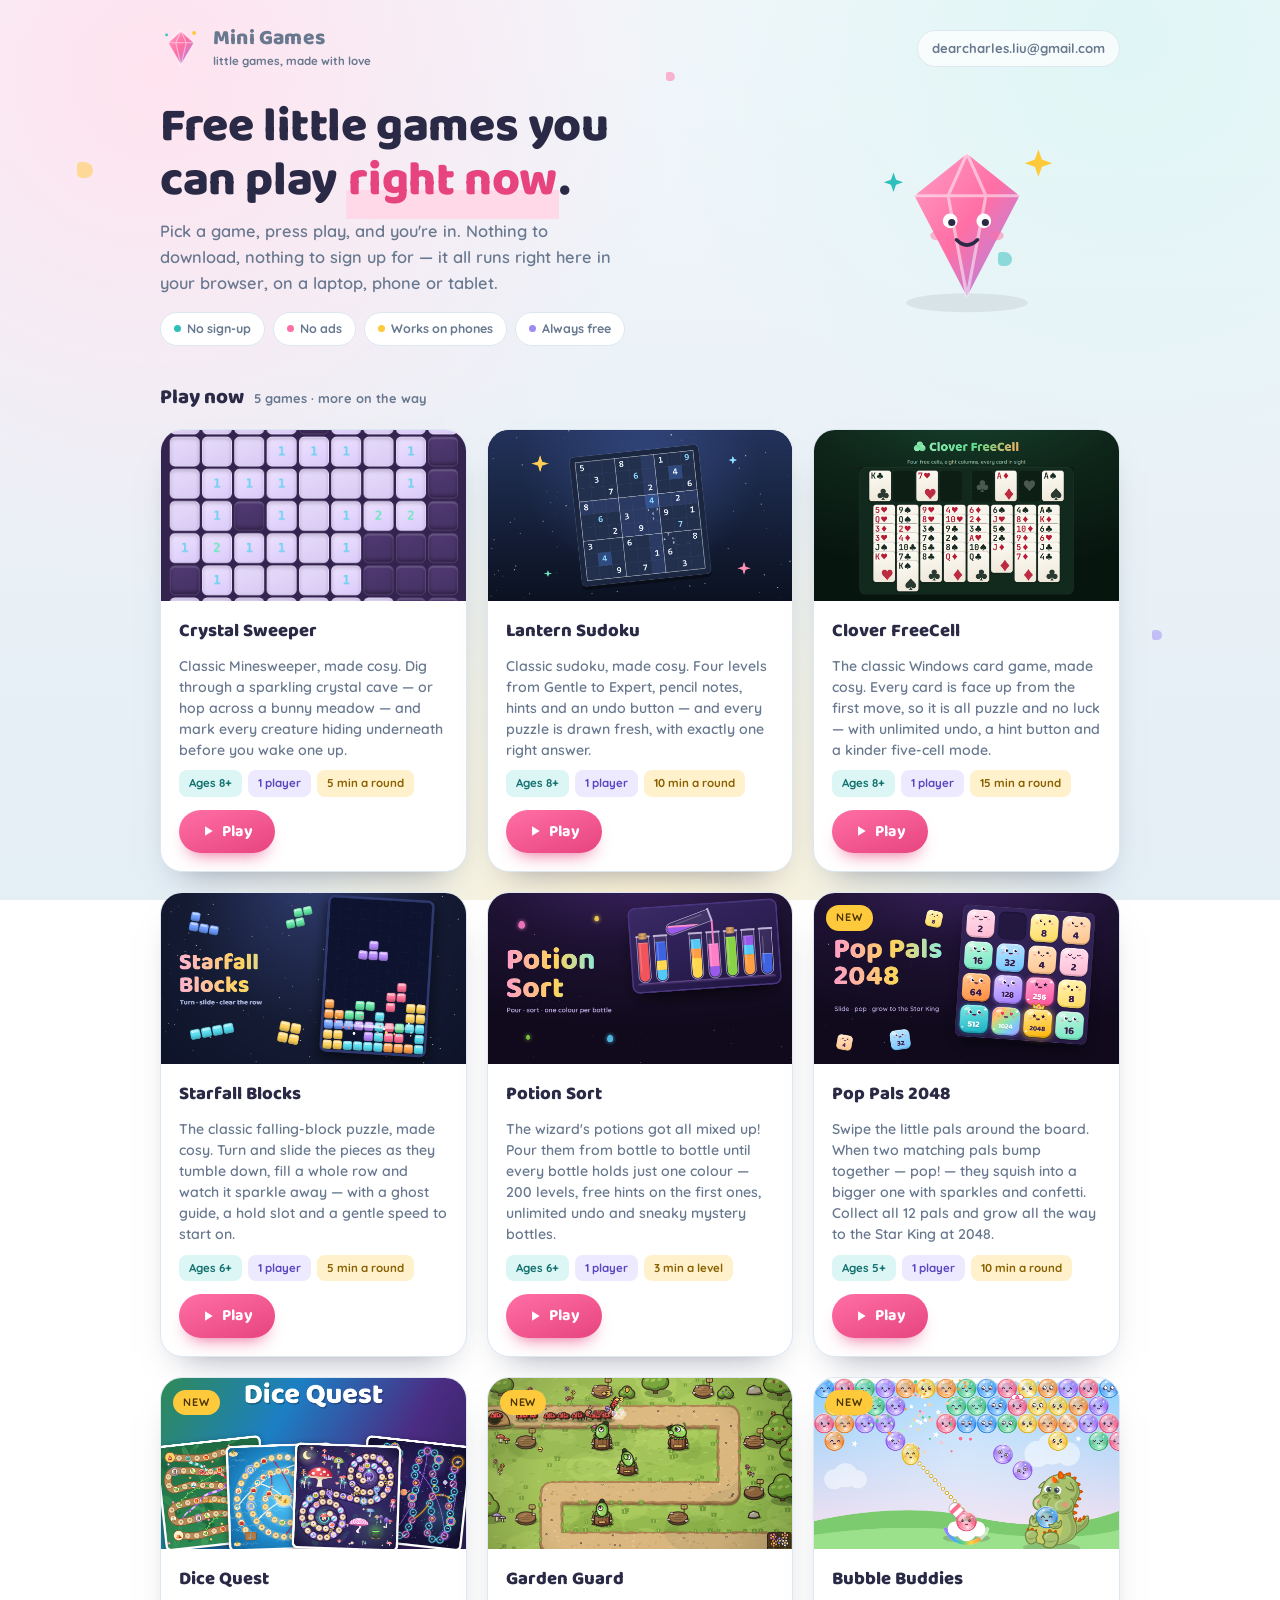
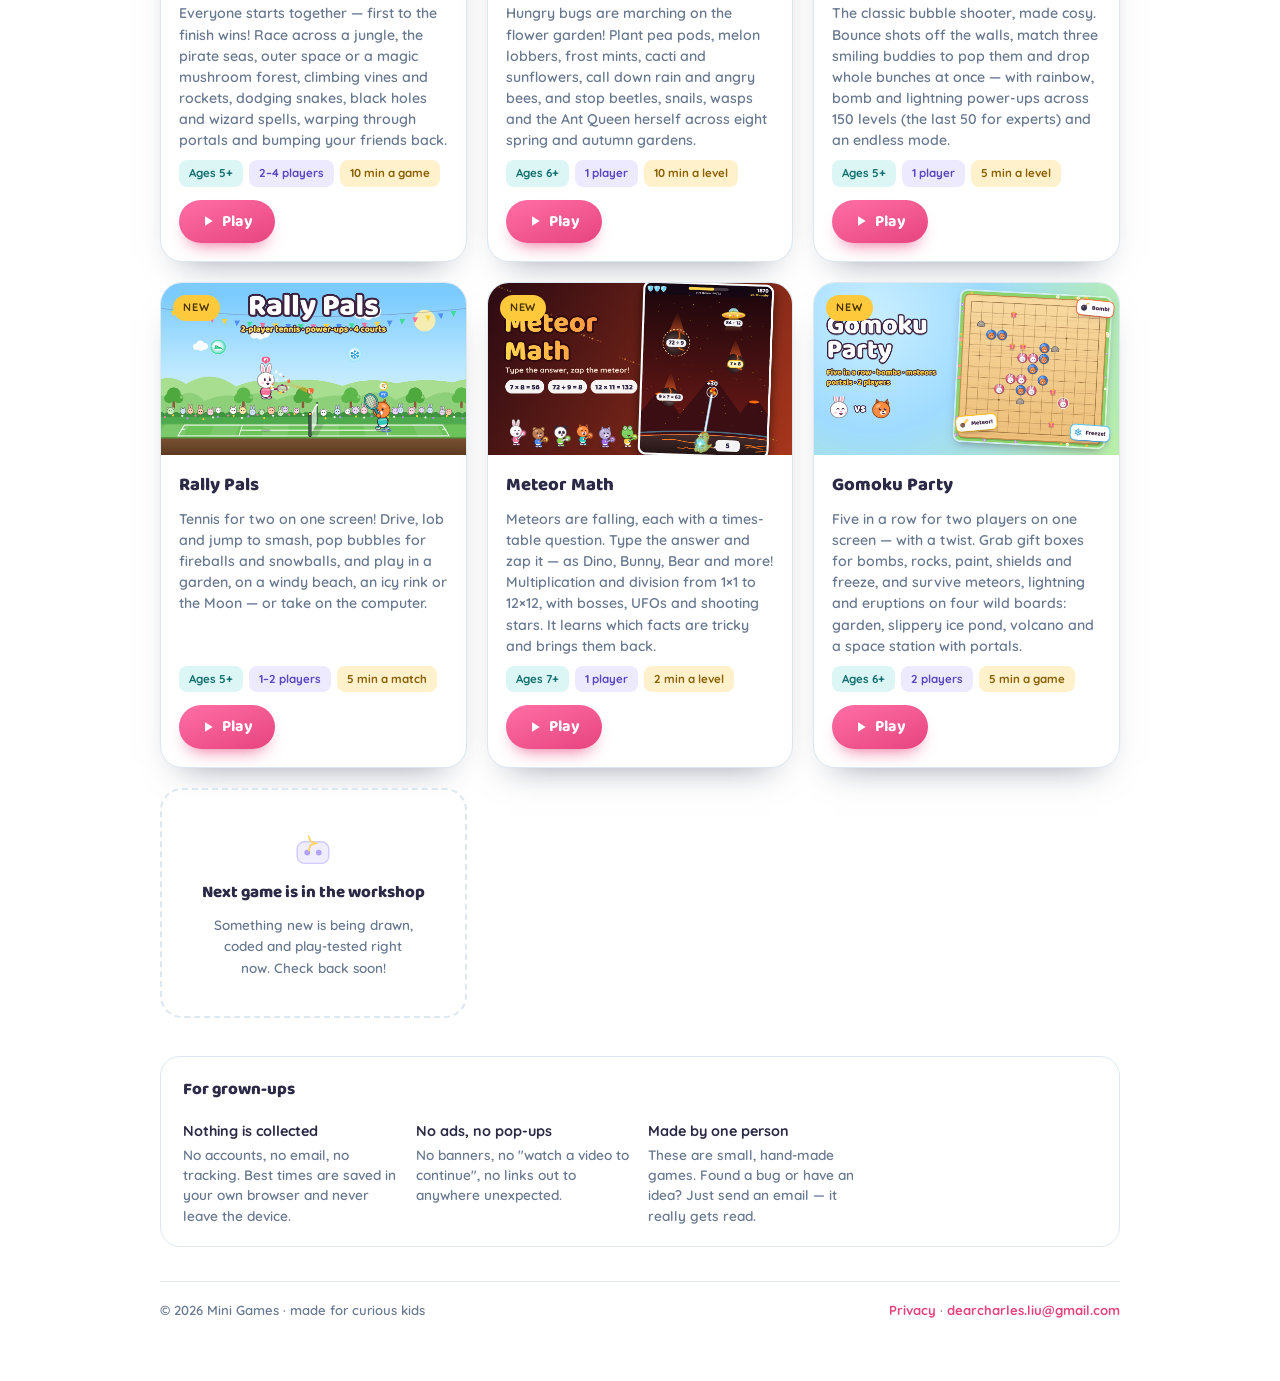
<file: index.html>
<!doctype html>
<html lang="en">
<head>
<meta charset="utf-8">
<meta name="viewport" content="width=device-width, initial-scale=1, viewport-fit=cover">
<title>Mini Games — free little games to play right now</title>
<meta name="description" content="A tiny arcade of free browser games for curious kids. No sign-up, no ads, nothing to download — just pick a game and play.">
<meta name="theme-color" content="#F3F7FA">
<link rel="icon" href="/assets/favicon.png">
<link rel="manifest" href="/manifest.webmanifest">
<link rel="apple-touch-icon" href="/assets/favicon.png">
<link rel="canonical" href="https://games.dearcharles.cn/">
<meta property="og:type" content="website">
<meta property="og:title" content="Mini Games — free little games to play right now">
<meta property="og:description" content="A tiny arcade of free browser games for curious kids. No sign-up, no ads, nothing to download.">
<meta property="og:url" content="https://games.dearcharles.cn/">
<meta property="og:image" content="https://games.dearcharles.cn/assets/og-cover.png">
<meta name="twitter:card" content="summary_large_image">
<link rel="preconnect" href="https://fonts.googleapis.com">
<link rel="preconnect" href="https://fonts.gstatic.com" crossorigin>
<link href="https://fonts.googleapis.com/css2?family=Baloo+2:wght@600;700;800&family=Quicksand:wght@500;600;700&display=swap" rel="stylesheet">
<style>
  :root{
    --bg:#F1F6FA;
    --bg-deep:#E4EEF5;
    --card:#FFFFFF;
    --ink:#2A2A46;
    --muted:#68788F;
    --line:#DCE7EF;
    --pink:#FF6FA5;
    --pink-deep:#E7447E;
    --teal:#2FC0BC;
    --teal-soft:#DCF6F5;
    --sun:#FFC93C;
    --sun-soft:#FFF1CC;
    --lilac:#9D8BF5;
    --lilac-soft:#EDE9FE;
    --shadow:0 18px 34px -22px rgba(40,50,80,.55);
    --display:'Baloo 2', 'PingFang SC', 'Microsoft YaHei', system-ui, sans-serif;
    --body:'Quicksand', 'PingFang SC', 'Microsoft YaHei', system-ui, sans-serif;
    color-scheme:light;
  }

  *{ box-sizing:border-box; }
  html{ scroll-behavior:smooth; }
  body{
    margin:0;
    min-height:100vh;
    color:var(--ink);
    font-family:var(--body);
    font-weight:600;
    line-height:1.6;
    -webkit-font-smoothing:antialiased;
    background:
      radial-gradient(circle at 12% 8%, #FFE3EF 0%, transparent 38%),
      radial-gradient(circle at 88% 4%, #DFF6F5 0%, transparent 34%),
      radial-gradient(circle at 50% 100%, #FFF4D6 0%, transparent 42%),
      linear-gradient(180deg, var(--bg) 0%, var(--bg-deep) 100%);
    background-attachment:fixed;
  }

  /* floating confetti shapes, purely decorative */
  .confetti{ position:fixed; inset:0; pointer-events:none; z-index:0; overflow:hidden; }
  .confetti i{
    position:absolute; display:block; opacity:.5;
    border-radius:30% 70% 60% 40%;
  }
  @media (prefers-reduced-motion:no-preference){
    .confetti i{ animation:drift 9s ease-in-out infinite; }
  }
  @keyframes drift{
    0%,100%{ transform:translateY(0) rotate(0deg); }
    50%{ transform:translateY(-14px) rotate(12deg); }
  }

  .shell{ position:relative; z-index:1; max-width:1000px; margin:0 auto; padding:26px 20px 60px; }

  /* ---------- header ---------- */
  .masthead{ display:flex; align-items:center; justify-content:space-between; gap:16px; flex-wrap:wrap; }
  .brand{ display:flex; align-items:center; gap:11px; text-decoration:none; color:inherit; }
  .brand svg{ width:42px; height:42px; flex:none; }
  .brand b{ font-family:var(--display); font-weight:800; font-size:1.32rem; letter-spacing:.2px; }
  .brand span{ display:block; font-size:.72rem; color:var(--muted); font-weight:700; margin-top:-4px; }
  .masthead .mail{
    text-decoration:none; color:var(--muted); font-size:.82rem; font-weight:700;
    border:1px solid var(--line); background:rgba(255,255,255,.7);
    padding:7px 14px; border-radius:999px;
    transition:color .15s ease, border-color .15s ease, transform .15s ease;
  }
  .masthead .mail:hover{ color:var(--pink-deep); border-color:var(--pink); transform:translateY(-1px); }

  /* ---------- hero ---------- */
  .hero{
    margin:30px 0 8px;
    display:grid; grid-template-columns:1.35fr .65fr; gap:20px; align-items:center;
  }
  .hero h1{
    font-family:var(--display); font-weight:800;
    font-size:clamp(1.9rem, 5.2vw, 3rem); line-height:1.12; margin:0 0 10px;
    letter-spacing:-.4px; text-wrap:balance;
  }
  .hero h1 em{
    font-style:normal; color:var(--pink-deep);
    background:linear-gradient(180deg, transparent 62%, #FFD9E7 62%);
    padding:0 2px;
  }
  .hero p{ margin:0 0 16px; color:var(--muted); font-size:1.02rem; max-width:46ch; }
  .badges{ display:flex; flex-wrap:wrap; gap:8px; list-style:none; margin:0; padding:0; }
  .badges li{
    font-size:.78rem; font-weight:700; padding:6px 13px; border-radius:999px;
    background:#fff; border:1px solid var(--line); color:var(--muted);
    display:flex; align-items:center; gap:6px;
  }
  .badges li::before{ content:""; width:7px; height:7px; border-radius:50%; background:var(--teal); }
  .badges li:nth-child(2)::before{ background:var(--pink); }
  .badges li:nth-child(3)::before{ background:var(--sun); }
  .badges li:nth-child(4)::before{ background:var(--lilac); }
  .hero-art{ display:flex; justify-content:center; }
  .hero-art svg{ width:100%; max-width:210px; height:auto; }

  /* ---------- game grid ---------- */
  .row-title{
    display:flex; align-items:baseline; gap:10px; margin:36px 0 14px;
  }
  .row-title h2{ font-family:var(--display); font-weight:800; font-size:1.28rem; margin:0; }
  .row-title span{ font-size:.8rem; color:var(--muted); font-weight:700; }

  .grid{
    display:grid; gap:20px;
    grid-template-columns:repeat(auto-fill, minmax(280px, 1fr));
  }
  .game{
    background:var(--card); border:1px solid var(--line); border-radius:22px;
    overflow:hidden; box-shadow:var(--shadow);
    display:flex; flex-direction:column;
    text-decoration:none; color:inherit;
    transition:transform .18s ease, box-shadow .18s ease;
  }
  .game:hover{ transform:translateY(-5px) rotate(-.5deg); box-shadow:0 26px 40px -24px rgba(40,50,80,.6); }
  .game:focus-visible{ outline:3px solid var(--pink); outline-offset:3px; }
  .thumb{ position:relative; aspect-ratio:16/9; background:#241640; overflow:hidden; }
  .thumb img{ width:100%; height:100%; object-fit:cover; display:block; }
  .tag{
    position:absolute; top:12px; left:12px;
    font-size:.68rem; font-weight:700; letter-spacing:.08em; text-transform:uppercase;
    background:var(--sun); color:#4A3400; padding:4px 10px; border-radius:999px;
  }
  .game-body{ padding:16px 18px 18px; display:flex; flex-direction:column; gap:9px; flex:1; }
  .game-body h3{ font-family:var(--display); font-weight:800; font-size:1.15rem; margin:0; }
  .game-body p{ margin:0; font-size:.88rem; color:var(--muted); line-height:1.5; flex:1; }
  .facts{ display:flex; flex-wrap:wrap; gap:6px; list-style:none; margin:0; padding:0; }
  .facts li{
    font-size:.72rem; font-weight:700; padding:4px 10px; border-radius:8px;
    background:var(--teal-soft); color:#12706E;
  }
  .facts li:nth-child(2){ background:var(--lilac-soft); color:#5B47C0; }
  .facts li:nth-child(3){ background:var(--sun-soft); color:#8A6100; }
  .play{
    margin-top:4px; align-self:flex-start;
    background:linear-gradient(160deg, var(--pink) 0%, var(--pink-deep) 100%);
    color:#fff; font-family:var(--display); font-weight:700; font-size:1rem;
    padding:9px 22px; border-radius:999px;
    box-shadow:0 10px 18px -10px rgba(231,68,126,.9);
    display:inline-flex; align-items:center; gap:7px;
  }
  .game:hover .play{ transform:scale(1.03); }
  .play svg{ width:14px; height:14px; }

  .soon{
    border:2px dashed var(--line); background:rgba(255,255,255,.55); box-shadow:none;
    display:flex; flex-direction:column; align-items:center; justify-content:center;
    text-align:center; padding:34px 22px; gap:8px; min-height:230px;
  }
  .soon svg{ width:46px; height:46px; opacity:.8; }
  .soon h3{ font-family:var(--display); font-weight:800; font-size:1.05rem; margin:0; }
  .soon p{ margin:0; font-size:.84rem; color:var(--muted); max-width:26ch; }

  /* ---------- parents strip ---------- */
  .parents{
    margin-top:38px; background:#fff; border:1px solid var(--line);
    border-radius:20px; padding:20px 22px;
    display:grid; grid-template-columns:repeat(auto-fit,minmax(190px,1fr)); gap:16px;
  }
  .parents h2{
    grid-column:1/-1; font-family:var(--display); font-weight:800;
    font-size:1.05rem; margin:0;
  }
  .parents div p{ margin:0; font-size:.85rem; color:var(--muted); line-height:1.5; }
  .parents div b{ display:block; color:var(--ink); font-size:.9rem; margin-bottom:2px; }

  /* ---------- footer ---------- */
  footer{
    margin-top:34px; padding-top:18px; border-top:1px solid var(--line);
    display:flex; flex-wrap:wrap; gap:10px 18px; align-items:center; justify-content:space-between;
    font-size:.82rem; color:var(--muted);
  }
  footer a{ color:var(--pink-deep); text-decoration:none; font-weight:700; }
  footer a:hover{ text-decoration:underline; }

  @media (max-width:720px){
    .hero{ grid-template-columns:1fr; }
    .hero-art{ order:-1; }
    .hero-art svg{ max-width:150px; }
  }
</style>
</head>
<body>

<div class="confetti" aria-hidden="true">
  <i style="left:6%;top:18%;width:16px;height:16px;background:#FFC93C;animation-delay:.2s"></i>
  <i style="left:22%;top:64%;width:11px;height:11px;background:#FF6FA5;animation-delay:1.4s"></i>
  <i style="left:78%;top:28%;width:14px;height:14px;background:#2FC0BC;animation-delay:.8s"></i>
  <i style="left:90%;top:70%;width:10px;height:10px;background:#9D8BF5;animation-delay:2.1s"></i>
  <i style="left:52%;top:8%;width:9px;height:9px;background:#FF6FA5;animation-delay:1.1s"></i>
</div>

<div class="shell">

  <header class="masthead">
    <a class="brand" href="/">
      <svg viewBox="0 0 64 64" aria-hidden="true">
        <defs>
          <linearGradient id="gem" x1="0" y1="0" x2="1" y2="1">
            <stop offset="0" stop-color="#FF9EC4"/><stop offset="0.5" stop-color="#FF6FA5"/><stop offset="1" stop-color="#9D8BF5"/>
          </linearGradient>
        </defs>
        <path d="M32 6 L52 24 L32 58 L12 24 Z" fill="url(#gem)"/>
        <path d="M32 6 L52 24 L32 58 L12 24 Z" fill="none" stroke="#fff" stroke-opacity=".55" stroke-width="2"/>
        <path d="M12 24 H52 M32 6 L24 24 L32 58 M32 6 L40 24 L32 58" stroke="#fff" stroke-opacity=".5" stroke-width="1.6" fill="none"/>
        <circle cx="52" cy="9" r="3" fill="#FFC93C"/>
        <circle cx="10" cy="12" r="2" fill="#2FC0BC"/>
      </svg>
      <span>
        <b>Mini Games</b>
        <span>little games, made with love</span>
      </span>
    </a>
    <a class="mail" href="mailto:dearcharles.liu@gmail.com">dearcharles.liu@gmail.com</a>
  </header>

  <section class="hero">
    <div>
      <h1>Free little games you can play <em>right now</em>.</h1>
      <p>Pick a game, press play, and you're in. Nothing to download, nothing to sign up for — it all runs right here in your browser, on a laptop, phone or tablet.</p>
      <ul class="badges">
        <li>No sign-up</li>
        <li>No ads</li>
        <li>Works on phones</li>
        <li>Always free</li>
      </ul>
    </div>
    <div class="hero-art">
      <svg viewBox="0 0 200 200" aria-hidden="true">
        <ellipse cx="100" cy="176" rx="58" ry="9" fill="#2A2A46" opacity=".08"/>
        <path d="M100 34 L150 74 L100 170 L50 74 Z" fill="url(#gem)"/>
        <path d="M50 74 H150 M100 34 L82 74 L100 170 M100 34 L118 74 L100 170" stroke="#fff" stroke-opacity=".5" stroke-width="3" fill="none"/>
        <circle cx="84" cy="98" r="7" fill="#fff"/><circle cx="116" cy="98" r="7" fill="#fff"/>
        <circle cx="85.5" cy="99.5" r="3.4" fill="#2A2A46"/><circle cx="117.5" cy="99.5" r="3.4" fill="#2A2A46"/>
        <path d="M90 116 Q100 126 110 116" stroke="#2A2A46" stroke-width="3.4" fill="none" stroke-linecap="round"/>
        <ellipse cx="72" cy="112" rx="7" ry="4.5" fill="#FF6FA5" opacity=".5"/>
        <ellipse cx="128" cy="112" rx="7" ry="4.5" fill="#FF6FA5" opacity=".5"/>
        <path d="M168 30 l3.4 9.6 9.6 3.4 -9.6 3.4 -3.4 9.6 -3.4 -9.6 -9.6 -3.4 9.6 -3.4 Z" fill="#FFC93C"/>
        <path d="M30 52 l2.4 6.8 6.8 2.4 -6.8 2.4 -2.4 6.8 -2.4 -6.8 -6.8 -2.4 6.8 -2.4 Z" fill="#2FC0BC"/>
      </svg>
    </div>
  </section>

  <div class="row-title">
    <h2>Play now</h2>
    <span>5 games · more on the way</span>
  </div>

  <div class="grid">

    <a class="game" href="/games/crystal-sweeper/">
      <div class="thumb">
        <img src="/games/crystal-sweeper/cover.png" alt="A crystal cave grid of purple stone tiles with coloured numbers" width="1200" height="675" loading="lazy">
      </div>
      <div class="game-body">
        <h3>Crystal Sweeper</h3>
        <p>Classic Minesweeper, made cosy. Dig through a sparkling crystal cave — or hop across a bunny meadow — and mark every creature hiding underneath before you wake one up.</p>
        <ul class="facts">
          <li>Ages 8+</li>
          <li>1 player</li>
          <li>5 min a round</li>
        </ul>
        <span class="play">
          <svg viewBox="0 0 24 24" aria-hidden="true"><path d="M7 4 L20 12 L7 20 Z" fill="currentColor"/></svg>
          Play
        </span>
      </div>
    </a>

    <a class="game" href="/games/sudoku/">
      <div class="thumb">
        <img src="/games/sudoku/cover.png" alt="A sudoku grid tipped at an angle under a starry night sky, one row and column lit up" width="1200" height="675" loading="lazy">
      </div>
      <div class="game-body">
        <h3>Lantern Sudoku</h3>
        <p>Classic sudoku, made cosy. Four levels from Gentle to Expert, pencil notes, hints and an undo button — and every puzzle is drawn fresh, with exactly one right answer.</p>
        <ul class="facts">
          <li>Ages 8+</li>
          <li>1 player</li>
          <li>10 min a round</li>
        </ul>
        <span class="play">
          <svg viewBox="0 0 24 24" aria-hidden="true"><path d="M7 4 L20 12 L7 20 Z" fill="currentColor"/></svg>
          Play
        </span>
      </div>
    </a>

    <a class="game" href="/games/freecell/">
      <div class="thumb">
        <img src="/games/freecell/cover.png" alt="A green felt FreeCell table: four free cells, four home piles and eight columns of cards" width="1200" height="675" loading="lazy">
      </div>
      <div class="game-body">
        <h3>Clover FreeCell</h3>
        <p>The classic Windows card game, made cosy. Every card is face up from the first move, so it is all puzzle and no luck — with unlimited undo, a hint button and a kinder five-cell mode.</p>
        <ul class="facts">
          <li>Ages 8+</li>
          <li>1 player</li>
          <li>15 min a round</li>
        </ul>
        <span class="play">
          <svg viewBox="0 0 24 24" aria-hidden="true"><path d="M7 4 L20 12 L7 20 Z" fill="currentColor"/></svg>
          Play
        </span>
      </div>
    </a>

    <a class="game" href="/games/starfall-blocks/">
      <div class="thumb">
        <img src="/games/starfall-blocks/cover.png" alt="A tilted night-sky game board stacked with glossy candy-coloured blocks, one row sparkling away" width="1200" height="675" loading="lazy">
      </div>
      <div class="game-body">
        <h3>Starfall Blocks</h3>
        <p>The classic falling-block puzzle, made cosy. Turn and slide the pieces as they tumble down, fill a whole row and watch it sparkle away — with a ghost guide, a hold slot and a gentle speed to start on.</p>
        <ul class="facts">
          <li>Ages 6+</li>
          <li>1 player</li>
          <li>5 min a round</li>
        </ul>
        <span class="play">
          <svg viewBox="0 0 24 24" aria-hidden="true"><path d="M7 4 L20 12 L7 20 Z" fill="currentColor"/></svg>
          Play
        </span>
      </div>
    </a>

    <a class="game" href="/games/potion-sort/">
      <div class="thumb">
        <img src="/games/potion-sort/cover.png" alt="A tilted shelf of glass bottles filled with layers of coloured potion, one bottle pouring pink into another" width="1200" height="675" loading="lazy">
      </div>
      <div class="game-body">
        <h3>Potion Sort</h3>
        <p>The wizard's potions got all mixed up! Pour them from bottle to bottle until every bottle holds just one colour — 200 levels, free hints on the first ones, unlimited undo and sneaky mystery bottles.</p>
        <ul class="facts">
          <li>Ages 6+</li>
          <li>1 player</li>
          <li>3 min a level</li>
        </ul>
        <span class="play">
          <svg viewBox="0 0 24 24" aria-hidden="true"><path d="M7 4 L20 12 L7 20 Z" fill="currentColor"/></svg>
          Play
        </span>
      </div>
    </a>

    <a class="game" href="/games/pop-pals-2048/">
      <div class="thumb">
        <img src="/games/pop-pals-2048/cover.png" alt="A tilted board of cute candy-coloured number tiles with smiling faces, a crowned golden 2048 tile in the corner" width="1200" height="675" loading="lazy">
        <span class="tag">New</span>
      </div>
      <div class="game-body">
        <h3>Pop Pals 2048</h3>
        <p>Swipe the little pals around the board. When two matching pals bump together — pop! — they squish into a bigger one with sparkles and confetti. Collect all 12 pals and grow all the way to the Star King at 2048.</p>
        <ul class="facts">
          <li>Ages 5+</li>
          <li>1 player</li>
          <li>10 min a round</li>
        </ul>
        <span class="play">
          <svg viewBox="0 0 24 24" aria-hidden="true"><path d="M7 4 L20 12 L7 20 Z" fill="currentColor"/></svg>
          Play
        </span>
      </div>
    </a>

    <a class="game" href="/games/dice-quest/">
      <div class="thumb">
        <img src="/games/dice-quest/cover.png" alt="Four colourful race boards side by side: a jungle trail with snakes and vines, a spiral of islands in a pirate sea, a double spiral through a moonlit mushroom forest, and a glowing route through outer space" width="1200" height="675" loading="lazy">
        <span class="tag">New</span>
      </div>
      <div class="game-body">
        <h3>Dice Quest</h3>
        <p>Everyone starts together — first to the finish wins! Race across a jungle, the pirate seas, outer space or a magic mushroom forest, climbing vines and rockets, dodging snakes, black holes and wizard spells, warping through portals and bumping your friends back.</p>
        <ul class="facts">
          <li>Ages 5+</li>
          <li>2–4 players</li>
          <li>10 min a game</li>
        </ul>
        <span class="play">
          <svg viewBox="0 0 24 24" aria-hidden="true"><path d="M7 4 L20 12 L7 20 Z" fill="currentColor"/></svg>
          Play
        </span>
      </div>
    </a>

    <a class="game" href="/games/garden-guard/">
      <div class="thumb">
        <img src="/games/garden-guard/cover.png" alt="A sunny garden path where a line of red ladybugs marches past smiling green pea-pod towers in wooden barrels, heading for a box of flowers" width="1200" height="675" loading="lazy">
        <span class="tag">New</span>
      </div>
      <div class="game-body">
        <h3>Garden Guard</h3>
        <p>Hungry bugs are marching on the flower garden! Plant pea pods, melon lobbers, frost mints, cacti and sunflowers, call down rain and angry bees, and stop beetles, snails, wasps and the Ant Queen herself across eight spring and autumn gardens.</p>
        <ul class="facts">
          <li>Ages 6+</li>
          <li>1 player</li>
          <li>10 min a level</li>
        </ul>
        <span class="play">
          <svg viewBox="0 0 24 24" aria-hidden="true"><path d="M7 4 L20 12 L7 20 Z" fill="currentColor"/></svg>
          Play
        </span>
      </div>
    </a>

    <a class="game" href="/games/bubble-buddies/">
      <div class="thumb">
        <img src="/games/bubble-buddies/cover.png" alt="Rows of round, smiling bubble buddies in pink, orange, yellow, green, blue and purple hang from a fluffy cloud, while a chain of them bursts into sparkles above a little launcher" width="1200" height="675" loading="lazy">
        <span class="tag">New</span>
      </div>
      <div class="game-body">
        <h3>Bubble Buddies</h3>
        <p>The classic bubble shooter, made cosy. Bounce shots off the walls, match three smiling buddies to pop them and drop whole bunches at once — with rainbow, bomb and lightning power-ups across 150 levels (the last 50 for experts) and an endless mode.</p>
        <ul class="facts">
          <li>Ages 5+</li>
          <li>1 player</li>
          <li>5 min a level</li>
        </ul>
        <span class="play">
          <svg viewBox="0 0 24 24" aria-hidden="true"><path d="M7 4 L20 12 L7 20 Z" fill="currentColor"/></svg>
          Play
        </span>
      </div>
    </a>

    <a class="game" href="/games/rally-pals/">
      <div class="thumb">
        <img src="/games/rally-pals/cover.png" alt="A white bunny in a pink shirt leaps to smash a flaming tennis ball over the net at a fox in a teal shirt, on a grass court with bunting and a crowd of little animal fans" width="1200" height="675" loading="lazy">
        <span class="tag">New</span>
      </div>
      <div class="game-body">
        <h3>Rally Pals</h3>
        <p>Tennis for two on one screen! Drive, lob and jump to smash, pop bubbles for fireballs and snowballs, and play in a garden, on a windy beach, an icy rink or the Moon — or take on the computer.</p>
        <ul class="facts">
          <li>Ages 5+</li>
          <li>1–2 players</li>
          <li>5 min a match</li>
        </ul>
        <span class="play">
          <svg viewBox="0 0 24 24" aria-hidden="true"><path d="M7 4 L20 12 L7 20 Z" fill="currentColor"/></svg>
          Play
        </span>
      </div>
    </a>

    <a class="game" href="/games/meteor-math/">
      <div class="thumb">
        <img src="/games/meteor-math/cover.png" alt="The words Meteor Math above a row of animal heroes (bunny, bear, panda, fox, kitty, frog), beside a game screen where a little green dragon zaps a falling times-table meteor over a volcano planet" width="1200" height="675" loading="lazy">
        <span class="tag">New</span>
      </div>
      <div class="game-body">
        <h3>Meteor Math</h3>
        <p>Meteors are falling, each with a times-table question. Type the answer and zap it — as Dino, Bunny, Bear and more! Multiplication and division from 1×1 to 12×12, with bosses, UFOs and shooting stars. It learns which facts are tricky and brings them back.</p>
        <ul class="facts">
          <li>Ages 7+</li>
          <li>1 player</li>
          <li>2 min a level</li>
        </ul>
        <span class="play">
          <svg viewBox="0 0 24 24" aria-hidden="true"><path d="M7 4 L20 12 L7 20 Z" fill="currentColor"/></svg>
          Play
        </span>
      </div>
    </a>

    <a class="game" href="/games/gomoku-party/">
      <div class="thumb">
        <img src="/games/gomoku-party/cover.png" alt="The words Gomoku Party beside a wooden board in a flower garden where bunny stones and fox stones race for five in a row among gift boxes and rocks, with Bomb, Meteor and Freeze labels" width="1200" height="675" loading="lazy">
        <span class="tag">New</span>
      </div>
      <div class="game-body">
        <h3>Gomoku Party</h3>
        <p>Five in a row for two players on one screen — with a twist. Grab gift boxes for bombs, rocks, paint, shields and freeze, and survive meteors, lightning and eruptions on four wild boards: garden, slippery ice pond, volcano and a space station with portals.</p>
        <ul class="facts">
          <li>Ages 6+</li>
          <li>2 players</li>
          <li>5 min a game</li>
        </ul>
        <span class="play">
          <svg viewBox="0 0 24 24" aria-hidden="true"><path d="M7 4 L20 12 L7 20 Z" fill="currentColor"/></svg>
          Play
        </span>
      </div>
    </a>

    <div class="game soon">
      <svg viewBox="0 0 64 64" aria-hidden="true">
        <rect x="10" y="22" width="44" height="30" rx="10" fill="#EDE9FE" stroke="#C9BEF9" stroke-width="2"/>
        <circle cx="24" cy="37" r="4" fill="#9D8BF5"/><circle cx="40" cy="37" r="4" fill="#9D8BF5"/>
        <path d="M26 14 l2.6 7.4 7.4 2.6 -7.4 2.6 -2.6 7.4" fill="none" stroke="#FFC93C" stroke-width="2.4" stroke-linecap="round"/>
      </svg>
      <h3>Next game is in the workshop</h3>
      <p>Something new is being drawn, coded and play-tested right now. Check back soon!</p>
    </div>

  </div>

  <section class="parents">
    <h2>For grown-ups</h2>
    <div>
      <b>Nothing is collected</b>
      <p>No accounts, no email, no tracking. Best times are saved in your own browser and never leave the device.</p>
    </div>
    <div>
      <b>No ads, no pop-ups</b>
      <p>No banners, no "watch a video to continue", no links out to anywhere unexpected.</p>
    </div>
    <div>
      <b>Made by one person</b>
      <p>These are small, hand-made games. Found a bug or have an idea? Just send an email — it really gets read.</p>
    </div>
  </section>

  <footer>
    <span>© <span id="year">2026</span> Mini Games · made for curious kids</span>
    <span><a href="/privacy.html">Privacy</a> · <a href="mailto:dearcharles.liu@gmail.com">dearcharles.liu@gmail.com</a></span>
  </footer>

</div>

<script>document.getElementById('year').textContent = new Date().getFullYear();</script>
<script>if ('serviceWorker' in navigator) window.addEventListener('load', function(){ navigator.serviceWorker.register('/sw.js').catch(function(){}); });</script>
</body>
</html>
</file>
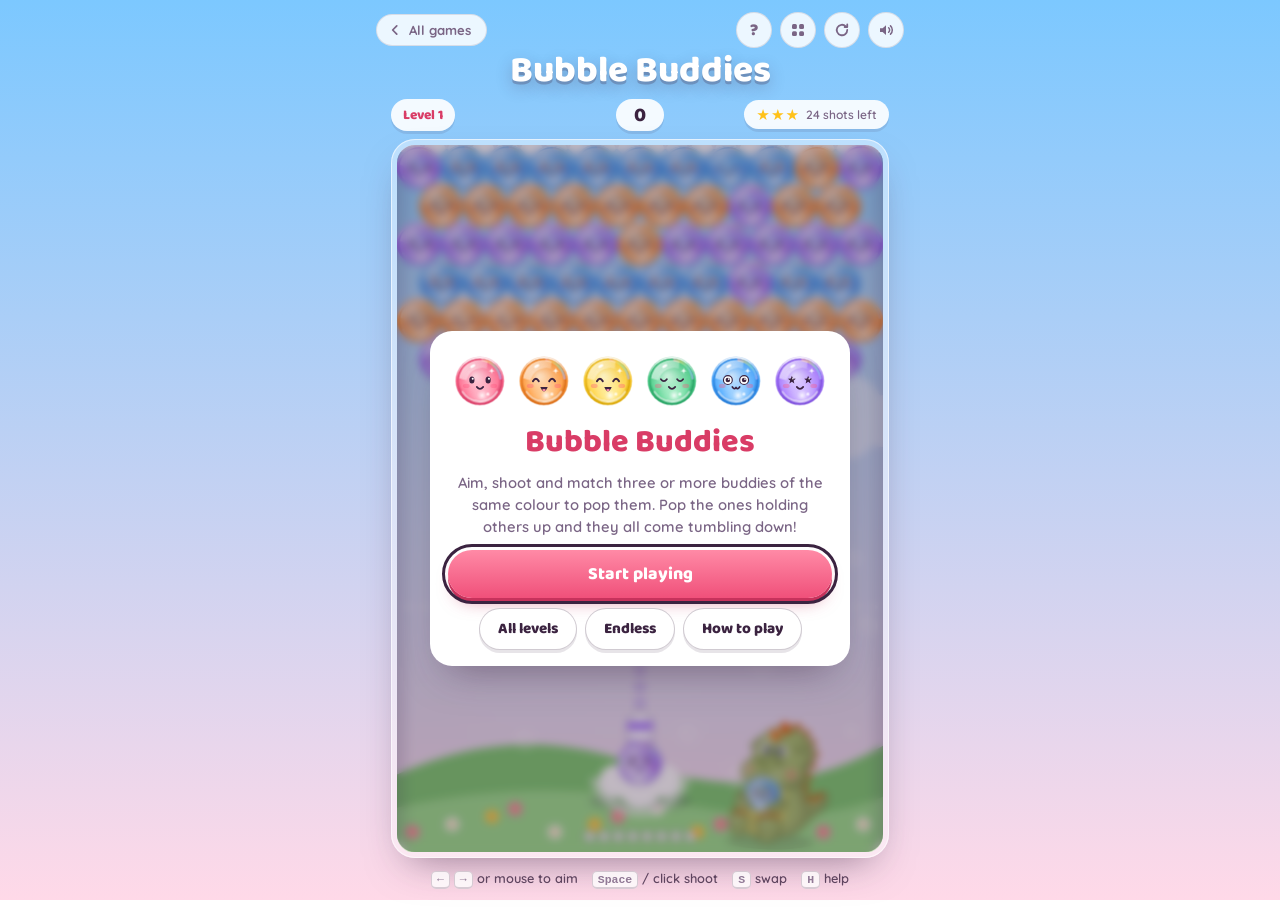
<file: games/bubble-buddies/index.html>
<!doctype html>
<html lang="en">
<head>
<meta charset="utf-8">
<meta name="viewport" content="width=device-width, initial-scale=1, viewport-fit=cover">
<title>Bubble Buddies — a cute bubble shooter with 150 levels</title>
<meta name="description" content="Aim, shoot and pop! Match three or more bubble buddies of the same colour, drop whole bunches at once and power up with rainbows, bombs and lightning. 150 free levels plus an endless mode.">
<meta name="theme-color" content="#7CC8FF">
<link rel="icon" href="/assets/favicon.png">
<link rel="manifest" href="/manifest.webmanifest">
<link rel="apple-touch-icon" href="/assets/favicon.png">
<link rel="canonical" href="https://games.dearcharles.cn/games/bubble-buddies/">
<meta property="og:type" content="website">
<meta property="og:title" content="Bubble Buddies — pop the cutest bubbles">
<meta property="og:description" content="A cosy bubble shooter: match three, drop whole bunches, and power up with rainbows, bombs and lightning. 150 levels plus endless.">
<meta property="og:url" content="https://games.dearcharles.cn/games/bubble-buddies/">
<meta property="og:image" content="https://games.dearcharles.cn/games/bubble-buddies/cover.png">
<meta name="twitter:card" content="summary_large_image">
<link rel="preconnect" href="https://fonts.googleapis.com">
<link rel="preconnect" href="https://fonts.gstatic.com" crossorigin>
<link href="https://fonts.googleapis.com/css2?family=Baloo+2:wght@600;700;800&family=Quicksand:wght@500;600;700&display=swap" rel="stylesheet">
<link rel="stylesheet" href="style.css">
<script type="module" src="js/main.js"></script>
</head>
<body>

<nav class="site-nav">
  <a href="/">
    <svg viewBox="0 0 24 24" fill="none" aria-hidden="true"><path d="M15 5l-7 7 7 7" stroke="currentColor" stroke-width="3" stroke-linecap="round" stroke-linejoin="round"/></svg>
    All games
  </a>
  <span class="grow"></span>
  <button class="icon-btn" id="helpBtn" type="button" aria-label="How to play" title="How to play (H)"><b>?</b></button>
  <button class="icon-btn" id="menuBtn" type="button" aria-label="Menu and levels" title="Menu (Esc)">
    <svg viewBox="0 0 24 24" fill="none" aria-hidden="true"><rect x="4" y="4" width="6.5" height="6.5" rx="2" fill="currentColor"/><rect x="13.5" y="4" width="6.5" height="6.5" rx="2" fill="currentColor"/><rect x="4" y="13.5" width="6.5" height="6.5" rx="2" fill="currentColor"/><rect x="13.5" y="13.5" width="6.5" height="6.5" rx="2" fill="currentColor"/></svg>
  </button>
  <button class="icon-btn" id="newBtn" type="button" aria-label="Restart" title="Restart">
    <svg viewBox="0 0 24 24" fill="none" aria-hidden="true"><path d="M19 12a7 7 0 1 1-2.05-4.95M19 4.5V8h-3.5" stroke="currentColor" stroke-width="2.4" stroke-linecap="round" stroke-linejoin="round"/></svg>
  </button>
  <button class="icon-btn" id="soundBtn" type="button" aria-label="Sound" aria-pressed="true" title="Sound">
    <svg viewBox="0 0 24 24" fill="none" aria-hidden="true"><path d="M4 9.5h3.5L12 5.5v13l-4.5-4H4z" fill="currentColor"/><path class="on" d="M15.5 9a4 4 0 0 1 0 6M18 6.5a7.5 7.5 0 0 1 0 11" stroke="currentColor" stroke-width="2" stroke-linecap="round"/><path class="off" d="M16 9.5l5 5m0-5l-5 5" stroke="currentColor" stroke-width="2" stroke-linecap="round"/></svg>
  </button>
</nav>

<div class="page">
  <header class="hero">
    <h1>Bubble Buddies</h1>
  </header>

  <div class="hud" id="hud" aria-live="polite">
    <span class="pill where" data-hud="where">Level 1</span>
    <span class="pill score"><b data-hud="score">0</b></span>
    <span class="pill goal" data-hud="goal"></span>
  </div>

  <div class="board-wrap">
    <canvas id="board" aria-label="Bubble board: rows of coloured bubble buddies hang from the top; the launcher at the bottom shoots one bubble at a time."></canvas>
    <div class="overlay" id="overlay" hidden><div class="card"></div></div>
  </div>

  <div class="keys-help">
    <span><kbd>←</kbd> <kbd>→</kbd> or mouse to aim</span>
    <span><kbd>Space</kbd> / click shoot</span>
    <span><kbd>S</kbd> swap</span>
    <span><kbd>H</kbd> help</span>
  </div>
  <p class="touch-help">Drag to aim, let go to shoot. Tap Dino to swap bubbles.</p>
</div>

<script>if ('serviceWorker' in navigator) window.addEventListener('load', function(){ navigator.serviceWorker.register('/sw.js').catch(function(){}); });</script>
</body>
</html>
</file>
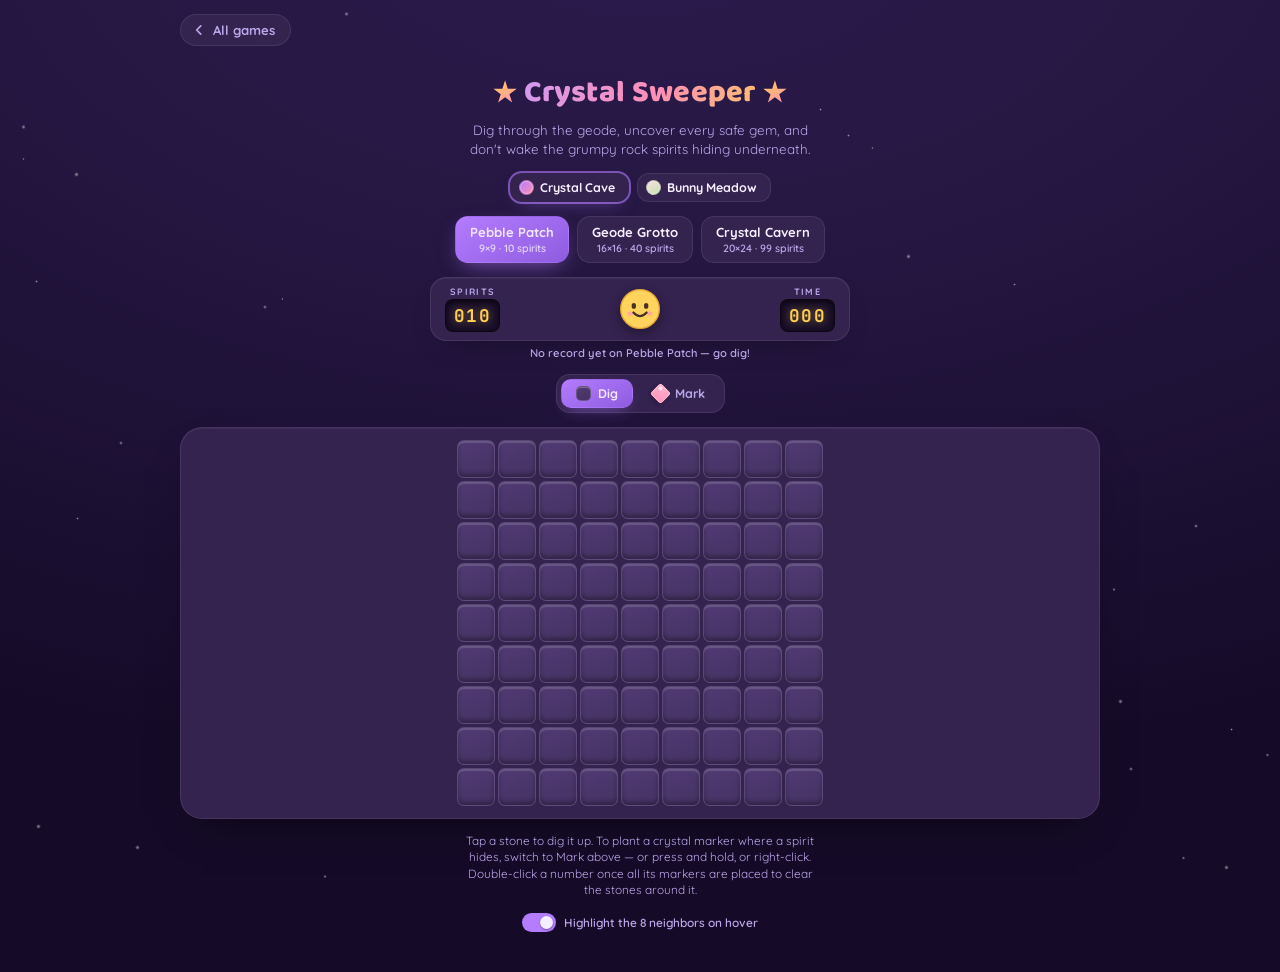
<file: games/crystal-sweeper/index.html>
<!doctype html>
<html lang="en">
<head>
<meta charset="utf-8">
<meta name="viewport" content="width=device-width, initial-scale=1, viewport-fit=cover">
<title>Crystal Sweeper — a cute twist on Minesweeper</title>
<meta name="description" content="Classic Minesweeper, made cosy: dig through a crystal cave or a bunny meadow, flag every hidden creature, and beat your best time. Free, no sign-up.">
<meta name="theme-color" content="#241640">
<link rel="icon" href="/assets/favicon.png">
<link rel="manifest" href="/manifest.webmanifest">
<link rel="apple-touch-icon" href="/assets/favicon.png">
<link rel="canonical" href="https://games.dearcharles.cn/games/crystal-sweeper/">
<meta property="og:type" content="website">
<meta property="og:title" content="Crystal Sweeper — a cute twist on Minesweeper">
<meta property="og:description" content="Dig through the crystal cave, dodge the grumpy rock spirits, and beat your best time.">
<meta property="og:url" content="https://games.dearcharles.cn/games/crystal-sweeper/">
<meta property="og:image" content="https://games.dearcharles.cn/games/crystal-sweeper/cover.png">
<meta name="twitter:card" content="summary_large_image">
<link rel="preconnect" href="https://fonts.googleapis.com">
<link rel="preconnect" href="https://fonts.gstatic.com" crossorigin>
<link href="https://fonts.googleapis.com/css2?family=Baloo+2:wght@600;700;800&family=Quicksand:wght@500;600;700&family=JetBrains+Mono:wght@600;700&display=swap" rel="stylesheet">
<style>
  :root{
    --cave-black:#150B28;
    --cave-deep:#241640;
    --bg-glow:#2C1B4E;
    --bg-ground:#150B28;
    --cave-panel:#34224F;
    --cave-raised:#453263;
    --cave-raised-2:#513A73;
    --tile-revealed-1:#EDE3FF;
    --tile-revealed-2:#DCCBFB;
    --tile-revealed-n0-1:#E7DCFB;
    --tile-revealed-n0-2:#D9CBF3;
    --line:rgba(255,255,255,.09);
    --line-strong:rgba(255,255,255,.16);
    --orchid:#B47CFF;
    --orchid-2:#8E5CE0;
    --orchid-soft:#C79BFF;
    --orchid-rgb:180,124,255;
    --rose:#FF8FB6;
    --gold:#FFCE54;
    --gold-2:#FFA95E;
    --gold-rgb:255,206,84;
    --mint:#6EE7C0;
    --ivory:#F4EEFF;
    --ink:#20123B;
    --danger:#FF6E7F;
    --text:#F4EEFF;
    --text-muted:#B9A6E8;
    --face-btn-1:#6E4C9E;
    --face-btn-2:#4A3170;
    --face-ink:#F4EEFF;
    --pill-active-text:#F1E7FF;
    --spark-color:#ffffff;

    /* Numbers are read on the pale dug-up tile, not on the dark cave, so
       they use deep, saturated versions of the palette — every one clears
       4.5:1 against --tile-revealed-1. */
    --n1:#1668B0; --n2:#0E6B51; --n3:#B32552; --n4:#6A2FBF;
    --n5:#8A4F0B; --n6:#0B6C74; --n7:#8E1A66; --n8:#4A4260;

    color-scheme: dark;
  }

  body[data-theme="bunny"]{
    --cave-black:#EAF7EC;
    --cave-deep:#F7FBE9;
    --bg-glow:#FFFDF3;
    --bg-ground:#DCF3D2;
    --cave-panel:#FFFFFF;
    --cave-raised:#9AD481;
    --cave-raised-2:#BFE8A8;
    --tile-revealed-1:#FFF9EA;
    --tile-revealed-2:#FDEFC9;
    --tile-revealed-n0-1:#FFFCF3;
    --tile-revealed-n0-2:#FBF3DC;
    --line:rgba(70,95,45,.14);
    --line-strong:rgba(70,95,45,.24);
    --orchid:#FF9FC0;
    --orchid-2:#FF7AA8;
    --orchid-soft:#FFC1D8;
    --orchid-rgb:255,159,192;
    --rose:#FF8B6B;
    --gold:#FFC94D;
    --gold-2:#FFB020;
    --gold-rgb:255,201,77;
    --mint:#7FD9B9;
    --ivory:#FFFDF6;
    --ink:#3B2A20;
    --danger:#FF6E6E;
    --text:#3B3222;
    --text-muted:#7A8A5C;
    --face-btn-1:#FFE7F2;
    --face-btn-2:#FFC7DF;
    --face-ink:#5B4636;
    --pill-active-text:#4A2A3A;
    --spark-color:#FFE9A8;

    --n1:#1C6FA8; --n2:#2E7D32; --n3:#C0392B; --n4:#6A2FBF;
    --n5:#8F5D08; --n6:#10706A; --n7:#A32C58; --n8:#5C4A34;

    color-scheme: light;
  }

  *{ box-sizing:border-box; }

  body{
    margin:0;
    min-height:100vh;
    background:
      radial-gradient(120% 90% at 50% -10%, var(--bg-glow) 0%, var(--cave-deep) 45%, var(--cave-black) 100%);
    color:var(--text);
    font-family:'Quicksand', ui-rounded, 'Nunito', sans-serif;
    -webkit-font-smoothing:antialiased;
    overflow-x:hidden;
    position:relative;
    transition:background .3s ease, color .3s ease;
  }
  body[data-theme="bunny"]{
    background:
      linear-gradient(180deg, var(--bg-glow) 0%, var(--cave-deep) 45%, var(--bg-ground) 100%);
  }

  #sparkleField{
    position:fixed; inset:0; pointer-events:none; z-index:0; overflow:hidden;
  }
  .spark{
    position:absolute; border-radius:50%;
    background:radial-gradient(circle, var(--spark-color) 0%, transparent 70%);
    opacity:.5;
  }
  @media (prefers-reduced-motion:no-preference){
    .spark{ animation:twinkle linear infinite; }
  }
  @media (prefers-reduced-motion:reduce){
    .spark{ opacity:.35 !important; }
  }
  @keyframes twinkle{
    0%,100%{ opacity:.12; transform:scale(.8); }
    50%{ opacity:.95; transform:scale(1.15); }
  }

  .page{
    position:relative; z-index:1;
    max-width:960px;
    margin:0 auto;
    padding:22px 20px 40px;
    display:flex; flex-direction:column; align-items:center;
    gap:14px;
  }

  .hero{
    text-align:center;
    display:flex; flex-direction:column; align-items:center; gap:4px;
  }
  .hero-title{
    display:flex; align-items:center; gap:7px;
    margin:0;
    font-family:'Baloo 2', 'Segoe UI', sans-serif;
    font-weight:800;
    font-size:clamp(1.4rem, 3.6vw, 1.9rem);
    letter-spacing:.3px;
    text-wrap:balance;
    background:linear-gradient(120deg, var(--orchid-soft), var(--rose) 55%, var(--gold));
    -webkit-background-clip:text; background-clip:text; color:transparent;
  }
  .star-icon{
    flex:none;
    width:.8em; height:.8em;
    background:linear-gradient(160deg, var(--gold), var(--rose));
    clip-path:polygon(50% 0%, 61% 35%, 98% 35%, 68% 57%, 79% 91%, 50% 70%, 21% 91%, 32% 57%, 2% 35%, 39% 35%);
  }
  .tagline{
    margin:0;
    max-width:50ch;
    font-size:.84rem;
    line-height:1.4;
    color:var(--text-muted);
    text-wrap:balance;
  }

  .theme-row{
    display:flex; flex-wrap:wrap; justify-content:center; gap:8px;
    width:100%;
  }
  .theme-pill{
    appearance:none; border:1px solid var(--line);
    background:var(--cave-panel);
    color:var(--text);
    border-radius:12px;
    padding:6px 13px 6px 8px;
    font-family:'Quicksand', sans-serif;
    font-weight:700;
    font-size:.78rem;
    cursor:pointer;
    display:flex; align-items:center; gap:6px;
    transition:transform .15s ease, box-shadow .15s ease, border-color .15s ease;
  }
  .theme-pill:hover{ transform:translateY(-2px); border-color:var(--line-strong); }
  .theme-pill:focus-visible{ outline:2px solid var(--orchid-soft); outline-offset:2px; }
  .theme-pill.active{
    border-color:transparent;
    box-shadow:0 0 0 2px rgba(var(--orchid-rgb),.6), 0 8px 18px -10px rgba(var(--orchid-rgb),.6);
  }
  .theme-swatch{
    width:15px; height:15px; border-radius:50%; flex:none;
    border:1px solid rgba(0,0,0,.15);
    box-shadow:inset 0 0 0 1px rgba(255,255,255,.35);
  }
  .swatch-crystal{ background:linear-gradient(135deg, #B47CFF, #FF8FB6); }
  .swatch-bunny{ background:linear-gradient(135deg, #FFD9EC, #BFE8A8); }

  .diff-row{
    display:flex; flex-wrap:wrap; justify-content:center; gap:8px;
    width:100%;
  }
  /* A double-tap on a pill should switch caves, not select its label. */
  .diff-pill, .theme-pill, .mode-btn{ user-select:none; -webkit-user-select:none; }
  .diff-pill{
    appearance:none; border:1px solid var(--line);
    background:var(--cave-panel);
    color:var(--text);
    border-radius:13px;
    padding:7px 14px;
    font-family:'Quicksand', sans-serif;
    font-weight:700;
    font-size:.82rem;
    cursor:pointer;
    display:flex; flex-direction:column; align-items:center; gap:1px;
    transition:transform .15s ease, box-shadow .15s ease, border-color .15s ease, background .15s ease;
  }
  .diff-pill .diff-sub{
    display:block;
    font-family:'Quicksand', sans-serif;
    font-weight:600;
    font-size:.66rem;
    color:var(--text-muted);
  }
  .diff-pill:hover{ transform:translateY(-2px); border-color:var(--line-strong); }
  .diff-pill:focus-visible{ outline:2px solid var(--orchid-soft); outline-offset:2px; }
  .diff-pill.active{
    background:linear-gradient(150deg, var(--orchid), var(--orchid-2));
    border-color:transparent;
    color:var(--pill-active-text);
    box-shadow:0 8px 22px -8px rgba(var(--orchid-rgb),.65);
  }
  .diff-pill.active .diff-sub{ color:var(--pill-active-text); opacity:.85; }

  /* Touch has no right-click, so this segmented switch decides what a plain
     tap does. Right-click and long-press keep working either way. */
  .mode-row{
    display:flex; gap:5px;
    background:var(--cave-panel);
    border:1px solid var(--line);
    border-radius:14px;
    padding:4px;
  }
  .mode-btn{
    appearance:none; border:1px solid transparent; background:transparent;
    color:var(--text-muted);
    border-radius:10px;
    padding:6px 14px;
    font-family:'Quicksand', sans-serif; font-weight:700; font-size:.78rem;
    cursor:pointer;
    display:flex; align-items:center; gap:7px;
    transition:background .15s ease, color .15s ease;
  }
  .mode-btn:focus-visible{ outline:2px solid var(--orchid-soft); outline-offset:2px; }
  .mode-btn.active{
    background:linear-gradient(150deg, var(--orchid), var(--orchid-2));
    color:var(--pill-active-text);
    box-shadow:0 6px 16px -8px rgba(var(--orchid-rgb),.7);
  }
  .mode-swatch{
    width:15px; height:15px; flex:none;
    display:flex; align-items:center; justify-content:center;
  }
  .mode-swatch .marker{ width:100%; height:100%; }
  .swatch-dig{
    border-radius:5px;
    border:1px solid var(--line-strong);
    background:linear-gradient(155deg, var(--cave-raised-2), var(--cave-raised));
    box-shadow:inset 0 1px 0 rgba(255,255,255,.25);
  }

  .console-wrap{
    width:100%; max-width:420px;
    display:flex; flex-direction:column; align-items:center; gap:5px;
  }
  .console{
    width:100%;
    display:flex; align-items:center; justify-content:space-between;
    gap:10px;
    background:var(--cave-panel);
    border:1px solid var(--line);
    border-radius:16px;
    padding:8px 14px;
    box-shadow:inset 0 1px 0 rgba(255,255,255,.05), 0 12px 30px -18px rgba(0,0,0,.6);
  }
  .counter-unit{
    display:flex; flex-direction:column; align-items:center; gap:2px;
  }
  .counter-label{
    font-size:.58rem; font-weight:700; letter-spacing:.14em; text-transform:uppercase;
    color:var(--text-muted);
  }
  .lcd{
    font-family:'JetBrains Mono', ui-monospace, monospace;
    font-weight:700; font-size:1.1rem;
    letter-spacing:.08em;
    font-variant-numeric:tabular-nums;
    background:#170E29;
    color:var(--gold);
    text-shadow:0 0 10px rgba(var(--gold-rgb),.55);
    border-radius:8px;
    padding:4px 8px;
    min-width:54px;
    text-align:center;
    border:1px solid rgba(0,0,0,.5);
    box-shadow:inset 0 2px 4px rgba(0,0,0,.5);
  }

  .face-btn{
    appearance:none; border:none; cursor:pointer;
    width:44px; height:44px; border-radius:50%;
    background:transparent;
    padding:0;
    filter:drop-shadow(0 4px 6px rgba(0,0,0,.35));
    flex:none;
    transition:transform .12s ease;
  }
  .face-btn:active{ transform:scale(.92); }
  .face-btn:focus-visible{ outline:2px solid var(--orchid-soft); outline-offset:3px; }
  /* The reset button is a proper cartoon smiley: it grins while you dig,
     gasps mid-click, wears a star on a win and goes cross-eyed on a loss. */
  .face{
    display:block;
    position:relative; width:100%; height:100%;
    background-repeat:no-repeat; background-position:center; background-size:contain;
  }
  .face .eye, .face .mouth{ display:none; }
  .face[data-state="idle"]{ background-image:url("data:image/svg+xml,%3Csvg xmlns='http://www.w3.org/2000/svg' viewBox='0 0 100 100'%3E%3Ccircle cx='50' cy='50' r='44' fill='%23FFD35C' stroke='%23E0A231' stroke-width='3'/%3E%3Cellipse cx='29' cy='60' rx='7' ry='4.5' fill='%23FF9DB1' opacity='0.8'/%3E%3Cellipse cx='71' cy='60' rx='7' ry='4.5' fill='%23FF9DB1' opacity='0.8'/%3E%3Cellipse cx='36' cy='43' rx='5' ry='6.5' fill='%234A3324'/%3E%3Cellipse cx='64' cy='43' rx='5' ry='6.5' fill='%234A3324'/%3E%3Cpath d='M35,58 Q50,74 65,58' stroke='%234A3324' stroke-width='5' fill='none' stroke-linecap='round'/%3E%3C/svg%3E"); }
  .face[data-state="worried"]{ background-image:url("data:image/svg+xml,%3Csvg xmlns='http://www.w3.org/2000/svg' viewBox='0 0 100 100'%3E%3Ccircle cx='50' cy='50' r='44' fill='%23FFD35C' stroke='%23E0A231' stroke-width='3'/%3E%3Cellipse cx='29' cy='60' rx='7' ry='4.5' fill='%23FF9DB1' opacity='0.8'/%3E%3Cellipse cx='71' cy='60' rx='7' ry='4.5' fill='%23FF9DB1' opacity='0.8'/%3E%3Cpath d='M27,30 L42,35' stroke='%234A3324' stroke-width='3.6' stroke-linecap='round'/%3E%3Cpath d='M73,30 L58,35' stroke='%234A3324' stroke-width='3.6' stroke-linecap='round'/%3E%3Cellipse cx='36' cy='46' rx='6' ry='7.5' fill='%234A3324'/%3E%3Cellipse cx='64' cy='46' rx='6' ry='7.5' fill='%234A3324'/%3E%3Cellipse cx='50' cy='68' rx='7.5' ry='8.5' fill='%234A3324'/%3E%3C/svg%3E"); }
  .face[data-state="win"]{ background-image:url("data:image/svg+xml,%3Csvg xmlns='http://www.w3.org/2000/svg' viewBox='0 0 100 100'%3E%3Ccircle cx='50' cy='50' r='44' fill='%23FFD35C' stroke='%23E0A231' stroke-width='3'/%3E%3Cellipse cx='29' cy='60' rx='7' ry='4.5' fill='%23FF9DB1' opacity='0.8'/%3E%3Cellipse cx='71' cy='60' rx='7' ry='4.5' fill='%23FF9DB1' opacity='0.8'/%3E%3Cpath d='M28,45 Q36,33 44,45' stroke='%234A3324' stroke-width='5' fill='none' stroke-linecap='round'/%3E%3Cpath d='M56,45 Q64,33 72,45' stroke='%234A3324' stroke-width='5' fill='none' stroke-linecap='round'/%3E%3Cpath d='M33,56 Q50,80 67,56 Z' fill='%234A3324'/%3E%3Cpath d='M44,71 Q50,79 56,71 Z' fill='%23FF8FA8'/%3E%3Cpath d='M84,13 L86.6,20.4 L94,23 L86.6,25.6 L84,33 L81.4,25.6 L74,23 L81.4,20.4 Z' fill='%23FFF0A6'/%3E%3C/svg%3E"); }
  .face[data-state="lose"]{ background-image:url("data:image/svg+xml,%3Csvg xmlns='http://www.w3.org/2000/svg' viewBox='0 0 100 100'%3E%3Ccircle cx='50' cy='50' r='44' fill='%23FFD35C' stroke='%23E0A231' stroke-width='3'/%3E%3Cellipse cx='29' cy='60' rx='7' ry='4.5' fill='%23FF9DB1' opacity='0.8'/%3E%3Cellipse cx='71' cy='60' rx='7' ry='4.5' fill='%23FF9DB1' opacity='0.8'/%3E%3Cpath d='M30,37 L42,49' stroke='%234A3324' stroke-width='5' stroke-linecap='round'/%3E%3Cpath d='M42,37 L30,49' stroke='%234A3324' stroke-width='5' stroke-linecap='round'/%3E%3Cpath d='M58,37 L70,49' stroke='%234A3324' stroke-width='5' stroke-linecap='round'/%3E%3Cpath d='M70,37 L58,49' stroke='%234A3324' stroke-width='5' stroke-linecap='round'/%3E%3Cpath d='M37,71 Q50,59 63,71' stroke='%234A3324' stroke-width='5' fill='none' stroke-linecap='round'/%3E%3C/svg%3E"); }

  .best-time{
    margin:0; font-size:.7rem; font-weight:600; color:var(--text-muted);
    min-height:1em;
  }
  .best-time strong{ color:var(--gold); font-weight:700; }

  .board-frame{
    width:100%;
    max-width:100%;
    overflow-x:auto;
    display:flex; justify-content:flex-start;
    padding:12px;
    background:var(--cave-panel);
    border:1px solid var(--line);
    border-radius:22px;
    box-shadow:inset 0 1px 0 rgba(255,255,255,.05), 0 18px 40px -22px rgba(0,0,0,.7);
    scrollbar-width:none;
    -ms-overflow-style:none;
  }
  .board-frame::-webkit-scrollbar{ display:none; width:0; height:0; }
  /* Tapping a tile must not steal the page scroll — the 20×24 cave is
     taller than a phone screen — so only the double-tap zoom is blocked. */
  .board{
    display:grid;
    gap:var(--gap, 3px);
    margin:0 auto;
    touch-action:manipulation;
  }
  .cell{
    appearance:none; padding:0; margin:0; cursor:pointer;
    user-select:none; -webkit-user-select:none; -webkit-touch-callout:none;
    width:var(--cell); height:var(--cell);
    border-radius:7px;
    border:1px solid var(--line);
    background:linear-gradient(155deg, var(--cave-raised-2), var(--cave-raised));
    box-shadow:inset 0 2px 1px rgba(255,255,255,.16), inset 0 -3px 4px rgba(0,0,0,.32);
    display:flex; align-items:center; justify-content:center;
    font-family:'JetBrains Mono', monospace;
    font-weight:700;
    font-size:calc(var(--cell) * .42);
    color:var(--ivory);
    position:relative;
    transition:transform .08s ease, box-shadow .08s ease;
  }
  .cell:hover:not(.revealed):not([disabled]){ filter:brightness(1.08); }
  .cell:focus-visible{ outline:2px solid var(--orchid-soft); outline-offset:2px; z-index:2; }
  .cell.pressed{ transform:scale(.93); }
  .cell.revealed{
    background:linear-gradient(155deg, var(--tile-revealed-1), var(--tile-revealed-2));
    color:var(--ink);
    box-shadow:inset 0 2px 5px rgba(0,0,0,.18);
    cursor:default;
  }
  .cell.revealed.n0{ background:linear-gradient(155deg, var(--tile-revealed-n0-1), var(--tile-revealed-n0-2)); }

  .cell[data-n="1"]{ color:var(--n1); } .cell[data-n="2"]{ color:var(--n2); }
  .cell[data-n="3"]{ color:var(--n3); } .cell[data-n="4"]{ color:var(--n4); }
  .cell[data-n="5"]{ color:var(--n5); } .cell[data-n="6"]{ color:var(--n6); }
  .cell[data-n="7"]{ color:var(--n7); } .cell[data-n="8"]{ color:var(--n8); }

  .marker{
    width:46%; height:46%;
    background:linear-gradient(155deg, #FFB4D2, var(--rose));
    transform:rotate(45deg);
    border-radius:3px;
    box-shadow:0 0 0 1px rgba(255,255,255,.35) inset, 0 2px 5px -1px rgba(0,0,0,.4);
    position:relative;
  }
  .marker::after{
    content:""; position:absolute; top:14%; left:14%; width:28%; height:28%;
    background:rgba(255,255,255,.75); border-radius:2px;
  }

  .spirit{
    width:72%; height:72%; border-radius:50%;
    background:radial-gradient(circle at 35% 30%, #7A5AA8, #4E3576 70%);
    position:relative;
    display:flex; align-items:center; justify-content:center;
  }
  .cell.spirit-hit .spirit{ background:radial-gradient(circle at 35% 30%, #FF9FAE, var(--danger) 70%); }
  .spirit::before, .spirit::after{
    content:""; position:absolute; width:16%; height:16%; border-radius:50%; background:var(--ivory);
    top:38%;
  }
  .spirit::before{ left:26%; } .spirit::after{ right:26%; }
  .spirit .ear{ display:none; }
  .spirit .muzzle{ display:none; }

  /* Bunny Meadow: the grumpy rock spirit becomes this cartoon carrot
     (an original drawing in the style of the reference you shared —
     the stock image itself carries a watermark, so it isn't used
     directly). */
  body[data-theme="bunny"] .spirit{
    width:88%; height:88%;
    background-color:transparent;
    background-image:url("data:image/svg+xml,%3Csvg xmlns='http://www.w3.org/2000/svg' viewBox='0 0 100 100'%3E%3Cdefs%3E%3ClinearGradient id='cb' x1='0.15' y1='0.05' x2='0.85' y2='0.95'%3E%3Cstop offset='0' stop-color='%23FFCE8E'/%3E%3Cstop offset='0.32' stop-color='%23FFA24A'/%3E%3Cstop offset='0.72' stop-color='%23F47B1E'/%3E%3Cstop offset='1' stop-color='%23D65B0F'/%3E%3C/linearGradient%3E%3CradialGradient id='cg' cx='0.36' cy='0.3' r='0.6'%3E%3Cstop offset='0' stop-color='%23FFE3B8' stop-opacity='0.95'/%3E%3Cstop offset='1' stop-color='%23FFE3B8' stop-opacity='0'/%3E%3C/radialGradient%3E%3ClinearGradient id='lf' x1='0.2' y1='1' x2='0.8' y2='0'%3E%3Cstop offset='0' stop-color='%233F8C22'/%3E%3Cstop offset='0.55' stop-color='%236CC63F'/%3E%3Cstop offset='1' stop-color='%23A6E86A'/%3E%3C/linearGradient%3E%3C/defs%3E%3Cg transform='rotate(34 50 50)'%3E%3Cpath d='M43,34 C34,31 25,23 21,12 C33,13 43,21 48,31 Z' fill='url(%23lf)' stroke='%233C7F22' stroke-opacity='0.35' stroke-width='1.2' stroke-linejoin='round'/%3E%3Cpath d='M57,34 C66,31 75,23 79,12 C67,13 57,21 52,31 Z' fill='url(%23lf)' stroke='%233C7F22' stroke-opacity='0.35' stroke-width='1.2' stroke-linejoin='round'/%3E%3Cpath d='M45,33 C43,21 46,10 50,3 C54,10 57,21 55,33 Z' fill='url(%23lf)' stroke='%233C7F22' stroke-opacity='0.3' stroke-width='1.2' stroke-linejoin='round'/%3E%3Cpath d='M49,97 C42,85 35,68 33.5,53 C32,40 38,30 50,30 C62,30 68,40 66.5,53 C65,68 57,85 49,97 Z' fill='url(%23cb)'/%3E%3Cellipse cx='43' cy='50' rx='13' ry='19' fill='url(%23cg)'/%3E%3Cpath d='M61,42 C58.5,55 56,67 52.5,79' stroke='%23FFF4E0' stroke-opacity='0.65' stroke-width='4' fill='none' stroke-linecap='round'/%3E%3Cpath d='M39,48 C42,46 45,46 48,47.5' stroke='%23C0530E' stroke-opacity='0.28' stroke-width='2' fill='none' stroke-linecap='round'/%3E%3Cpath d='M53,60 C56,58.5 59,58 61,59' stroke='%23C0530E' stroke-opacity='0.28' stroke-width='2' fill='none' stroke-linecap='round'/%3E%3Cpath d='M38,68 C41,66.5 44,66 46,67' stroke='%23C0530E' stroke-opacity='0.28' stroke-width='2' fill='none' stroke-linecap='round'/%3E%3Cpath d='M52,78 C54.5,77 57,76.5 58.5,77.5' stroke='%23C0530E' stroke-opacity='0.24' stroke-width='2' fill='none' stroke-linecap='round'/%3E%3C/g%3E%3C/svg%3E");
    background-size:contain;
    background-repeat:no-repeat;
    background-position:center;
    border-radius:0;
    box-shadow:none;
    filter:drop-shadow(0 2px 3px rgba(90,40,0,.3));
  }
  body[data-theme="bunny"] .spirit::before,
  body[data-theme="bunny"] .spirit::after{ content:none; }
  body[data-theme="bunny"] .cell.spirit-hit .spirit{
    background:url("data:image/svg+xml,%3Csvg xmlns='http://www.w3.org/2000/svg' viewBox='0 0 100 100'%3E%3Cdefs%3E%3ClinearGradient id='cb' x1='0.15' y1='0.05' x2='0.85' y2='0.95'%3E%3Cstop offset='0' stop-color='%23FFCE8E'/%3E%3Cstop offset='0.32' stop-color='%23FFA24A'/%3E%3Cstop offset='0.72' stop-color='%23F47B1E'/%3E%3Cstop offset='1' stop-color='%23D65B0F'/%3E%3C/linearGradient%3E%3CradialGradient id='cg' cx='0.36' cy='0.3' r='0.6'%3E%3Cstop offset='0' stop-color='%23FFE3B8' stop-opacity='0.95'/%3E%3Cstop offset='1' stop-color='%23FFE3B8' stop-opacity='0'/%3E%3C/radialGradient%3E%3ClinearGradient id='lf' x1='0.2' y1='1' x2='0.8' y2='0'%3E%3Cstop offset='0' stop-color='%233F8C22'/%3E%3Cstop offset='0.55' stop-color='%236CC63F'/%3E%3Cstop offset='1' stop-color='%23A6E86A'/%3E%3C/linearGradient%3E%3C/defs%3E%3Cg transform='rotate(34 50 50)'%3E%3Cpath d='M43,34 C34,31 25,23 21,12 C33,13 43,21 48,31 Z' fill='url(%23lf)' stroke='%233C7F22' stroke-opacity='0.35' stroke-width='1.2' stroke-linejoin='round'/%3E%3Cpath d='M57,34 C66,31 75,23 79,12 C67,13 57,21 52,31 Z' fill='url(%23lf)' stroke='%233C7F22' stroke-opacity='0.35' stroke-width='1.2' stroke-linejoin='round'/%3E%3Cpath d='M45,33 C43,21 46,10 50,3 C54,10 57,21 55,33 Z' fill='url(%23lf)' stroke='%233C7F22' stroke-opacity='0.3' stroke-width='1.2' stroke-linejoin='round'/%3E%3Cpath d='M49,97 C42,85 35,68 33.5,53 C32,40 38,30 50,30 C62,30 68,40 66.5,53 C65,68 57,85 49,97 Z' fill='url(%23cb)'/%3E%3Cellipse cx='43' cy='50' rx='13' ry='19' fill='url(%23cg)'/%3E%3Cpath d='M61,42 C58.5,55 56,67 52.5,79' stroke='%23FFF4E0' stroke-opacity='0.65' stroke-width='4' fill='none' stroke-linecap='round'/%3E%3Cpath d='M39,48 C42,46 45,46 48,47.5' stroke='%23C0530E' stroke-opacity='0.28' stroke-width='2' fill='none' stroke-linecap='round'/%3E%3Cpath d='M53,60 C56,58.5 59,58 61,59' stroke='%23C0530E' stroke-opacity='0.28' stroke-width='2' fill='none' stroke-linecap='round'/%3E%3Cpath d='M38,68 C41,66.5 44,66 46,67' stroke='%23C0530E' stroke-opacity='0.28' stroke-width='2' fill='none' stroke-linecap='round'/%3E%3Cpath d='M52,78 C54.5,77 57,76.5 58.5,77.5' stroke='%23C0530E' stroke-opacity='0.24' stroke-width='2' fill='none' stroke-linecap='round'/%3E%3C/g%3E%3C/svg%3E") center/contain no-repeat;
    filter:drop-shadow(0 0 5px rgba(255,110,127,.9)) brightness(1.04);
  }

  .cell.wrong-flag .marker{ opacity:.55; }
  .cell.wrong-flag::after{
    content:"\2715"; position:absolute; color:var(--danger); font-weight:700;
    font-size:calc(var(--cell) * .5); font-family:'JetBrains Mono', monospace;
  }

  /* Bunny Meadow: the marker is a plump, glossy cartoon carrot standing
     upright, so it never reads as the tilted carrot hiding under a tile. */
  body[data-theme="bunny"] .marker{
    width:78%; height:78%;
    transform:none;
    border-radius:0;
    box-shadow:none;
    filter:drop-shadow(0 2px 2px rgba(90,40,0,.28));
    background:url("data:image/svg+xml,%3Csvg xmlns='http://www.w3.org/2000/svg' viewBox='0 0 100 100'%3E%3Cdefs%3E%3ClinearGradient id='cb' x1='0.15' y1='0.05' x2='0.85' y2='0.95'%3E%3Cstop offset='0' stop-color='%23FFCE8E'/%3E%3Cstop offset='0.32' stop-color='%23FFA24A'/%3E%3Cstop offset='0.72' stop-color='%23F47B1E'/%3E%3Cstop offset='1' stop-color='%23D65B0F'/%3E%3C/linearGradient%3E%3CradialGradient id='cg' cx='0.36' cy='0.3' r='0.6'%3E%3Cstop offset='0' stop-color='%23FFE3B8' stop-opacity='0.95'/%3E%3Cstop offset='1' stop-color='%23FFE3B8' stop-opacity='0'/%3E%3C/radialGradient%3E%3ClinearGradient id='lf' x1='0.2' y1='1' x2='0.8' y2='0'%3E%3Cstop offset='0' stop-color='%233F8C22'/%3E%3Cstop offset='0.55' stop-color='%236CC63F'/%3E%3Cstop offset='1' stop-color='%23A6E86A'/%3E%3C/linearGradient%3E%3C/defs%3E%3Cpath d='M43,34 C34,31 25,23 21,12 C33,13 43,21 48,31 Z' fill='url(%23lf)' stroke='%233C7F22' stroke-opacity='0.35' stroke-width='1.2' stroke-linejoin='round'/%3E%3Cpath d='M57,34 C66,31 75,23 79,12 C67,13 57,21 52,31 Z' fill='url(%23lf)' stroke='%233C7F22' stroke-opacity='0.35' stroke-width='1.2' stroke-linejoin='round'/%3E%3Cpath d='M45,33 C43,21 46,10 50,3 C54,10 57,21 55,33 Z' fill='url(%23lf)' stroke='%233C7F22' stroke-opacity='0.3' stroke-width='1.2' stroke-linejoin='round'/%3E%3Cpath d='M49,97 C42,85 35,68 33.5,53 C32,40 38,30 50,30 C62,30 68,40 66.5,53 C65,68 57,85 49,97 Z' fill='url(%23cb)'/%3E%3Cellipse cx='43' cy='50' rx='13' ry='19' fill='url(%23cg)'/%3E%3Cpath d='M61,42 C58.5,55 56,67 52.5,79' stroke='%23FFF4E0' stroke-opacity='0.65' stroke-width='4' fill='none' stroke-linecap='round'/%3E%3Cpath d='M39,48 C42,46 45,46 48,47.5' stroke='%23C0530E' stroke-opacity='0.28' stroke-width='2' fill='none' stroke-linecap='round'/%3E%3Cpath d='M53,60 C56,58.5 59,58 61,59' stroke='%23C0530E' stroke-opacity='0.28' stroke-width='2' fill='none' stroke-linecap='round'/%3E%3Cpath d='M38,68 C41,66.5 44,66 46,67' stroke='%23C0530E' stroke-opacity='0.28' stroke-width='2' fill='none' stroke-linecap='round'/%3E%3Cpath d='M52,78 C54.5,77 57,76.5 58.5,77.5' stroke='%23C0530E' stroke-opacity='0.24' stroke-width='2' fill='none' stroke-linecap='round'/%3E%3Cellipse cx='34.5' cy='63' rx='5' ry='3.2' fill='%23FF7A6B' opacity='0.45'/%3E%3Cellipse cx='64' cy='63' rx='5' ry='3.2' fill='%23FF7A6B' opacity='0.45'/%3E%3Cellipse cx='43' cy='53' rx='7' ry='8.2' fill='%23FFFFFF'/%3E%3Cellipse cx='57' cy='53' rx='7' ry='8.2' fill='%23FFFFFF'/%3E%3Ccircle cx='44.2' cy='54.4' r='4' fill='%233B2412'/%3E%3Ccircle cx='58.2' cy='54.4' r='4' fill='%233B2412'/%3E%3Ccircle cx='42.7' cy='52.4' r='1.6' fill='%23FFFFFF'/%3E%3Ccircle cx='56.7' cy='52.4' r='1.6' fill='%23FFFFFF'/%3E%3Cpath d='M45,66 Q50,71 55,66' stroke='%233B2412' stroke-width='2.4' fill='none' stroke-linecap='round'/%3E%3C/svg%3E") center/contain no-repeat;
  }
  body[data-theme="bunny"] .marker::after{ content:none; }
  body[data-theme="bunny"] .mode-swatch .marker{ width:100%; height:100%; }

  .cell.neighbor-glow:not(.revealed){
    box-shadow:inset 0 2px 1px rgba(255,255,255,.16), inset 0 -3px 4px rgba(0,0,0,.32),
      0 0 0 3px var(--gold), 0 0 14px -2px rgba(255,206,84,.75);
  }
  .cell.revealed.neighbor-glow{
    box-shadow:inset 0 2px 5px rgba(0,0,0,.18), 0 0 0 3px var(--gold), 0 0 14px -2px rgba(255,206,84,.6);
  }

  .hint{
    margin:0; text-align:center; font-size:.74rem; color:var(--text-muted); max-width:52ch; line-height:1.4;
  }

  .settings-row{
    display:flex; align-items:center; gap:8px; cursor:pointer;
    user-select:none;
  }
  .toggle{
    position:relative; width:34px; height:19px; flex:none;
  }
  .toggle input{
    position:absolute; inset:0; margin:0; opacity:0; cursor:pointer;
  }
  .toggle-track{
    position:absolute; inset:0;
    background:var(--cave-raised);
    border:1px solid var(--line-strong);
    border-radius:999px;
    transition:background .2s ease;
  }
  .toggle-thumb{
    position:absolute; top:2px; left:2px;
    width:13px; height:13px; border-radius:50%;
    background:var(--ivory);
    box-shadow:0 1px 2px rgba(0,0,0,.35);
    transition:transform .2s ease;
  }
  .toggle input:checked ~ .toggle-track{ background:var(--orchid); border-color:transparent; }
  .toggle input:checked ~ .toggle-track .toggle-thumb{ transform:translateX(15px); }
  .toggle input:focus-visible ~ .toggle-track{ outline:2px solid var(--orchid-soft); outline-offset:2px; }
  .settings-label{ font-size:.74rem; font-weight:600; color:var(--text-muted); }

  .overlay{
    position:fixed; inset:0; z-index:20;
    background:rgba(12,6,26,.72);
    backdrop-filter:blur(3px);
    display:flex; align-items:center; justify-content:center;
    padding:20px;
  }
  .overlay[hidden]{ display:none; }
  .modal{
    background:var(--cave-panel);
    border:1px solid var(--line-strong);
    border-radius:24px;
    padding:32px 30px 28px;
    max-width:340px; width:100%;
    text-align:center;
    box-shadow:0 30px 60px -20px rgba(0,0,0,.7);
    display:flex; flex-direction:column; align-items:center; gap:12px;
  }
  .modal-face-wrap{
    width:64px; height:64px;
    filter:drop-shadow(0 5px 8px rgba(0,0,0,.3));
  }
  .modal h2{
    margin:2px 0 0; font-family:'Baloo 2', sans-serif; font-weight:800;
    font-size:1.35rem; text-wrap:balance; color:var(--text);
  }
  .modal p{ margin:0; color:var(--text-muted); font-size:.92rem; line-height:1.5; }
  .modal p strong{ color:var(--gold); }
  .cta{
    margin-top:6px;
    appearance:none; border:none; cursor:pointer;
    font-family:'Quicksand', sans-serif; font-weight:700; font-size:.98rem;
    color:var(--ink);
    background:linear-gradient(150deg, var(--gold), var(--gold-2));
    padding:11px 26px; border-radius:14px;
    box-shadow:0 10px 24px -10px rgba(var(--gold-rgb),.6);
    transition:transform .12s ease;
  }
  .cta:hover{ transform:translateY(-2px); }
  .cta:focus-visible{ outline:2px solid var(--orchid-soft); outline-offset:3px; }
  .modal-actions{
    display:flex; flex-wrap:wrap; justify-content:center; gap:8px;
    margin-top:4px;
  }
  .cta-secondary{
    background:transparent;
    color:var(--text-muted);
    border:1px solid var(--line-strong);
    box-shadow:none;
    padding:10px 18px;
  }
  .cta-secondary:hover{ color:var(--text); border-color:var(--orchid); }

  /* The stone that ended the game keeps a ring around it while reviewing. */
  .cell.spirit-hit{
    outline:2px solid var(--danger);
    outline-offset:-2px;
    z-index:1;
  }

  #confettiCanvas{
    position:fixed; inset:0; z-index:25; pointer-events:none;
  }

  @media (max-width:480px){
    .console{ padding:7px 10px; }
    .lcd{ min-width:46px; font-size:.98rem; }
    .face-btn{ width:36px; height:36px; }

    /* Reclaim side margin so the tiles stay tappable. */
    .page{ padding:18px 10px 34px; gap:12px; }
    .board-frame{ padding:8px; border-radius:18px; }

    /* The three caves share one row: the pills shrink to thirds and the
       "spirits"/"carrots" word drops, leaving "20×24 · 99". */
    .diff-row{ flex-wrap:nowrap; gap:6px; }
    .diff-pill{ flex:1 1 0; min-width:0; padding:7px 4px; }
    .diff-name{ font-size:.75rem; white-space:nowrap; }
    .diff-pill .diff-sub{ font-size:.6rem; white-space:nowrap; }
    .diff-unit{ display:none; }
  }
  @media (max-width:360px){
    .diff-name{ font-size:.68rem; }
    .diff-pill .diff-sub{ font-size:.56rem; }
  }
</style>

<style>
  .site-nav{
    position:relative; z-index:3;
    max-width:960px; margin:0 auto; padding:14px 20px 0;
    display:flex; align-items:center; gap:8px;
  }
  .site-nav a{
    display:inline-flex; align-items:center; gap:7px;
    text-decoration:none; color:var(--text-muted);
    font-family:'Quicksand', sans-serif; font-weight:700; font-size:.82rem;
    background:var(--cave-panel); border:1px solid var(--line);
    border-radius:999px; padding:7px 15px 7px 11px;
    transition:transform .15s ease, color .15s ease, border-color .15s ease;
  }
  .site-nav a:hover{ transform:translateX(-2px); color:var(--text); border-color:var(--line-strong); }
  .site-nav a:focus-visible{ outline:2px solid var(--orchid-soft); outline-offset:2px; }
  .site-nav svg{ width:14px; height:14px; }
</style>
</head>
<body>

<nav class="site-nav">
  <a href="/">
    <svg viewBox="0 0 24 24" fill="none" aria-hidden="true"><path d="M15 5l-7 7 7 7" stroke="currentColor" stroke-width="3" stroke-linecap="round" stroke-linejoin="round"/></svg>
    All games
  </a>
</nav>


<div id="sparkleField"></div>

<div class="page">
  <header class="hero">
    <h1 class="hero-title"><span class="star-icon" aria-hidden="true"></span><span id="heroTitleText">Crystal Sweeper</span><span class="star-icon" aria-hidden="true"></span></h1>
    <p class="tagline" id="tagline">Dig through the geode, uncover every safe gem, and don't wake the grumpy rock spirits hiding underneath.</p>
  </header>

  <div class="theme-row" role="group" aria-label="Choose a world">
    <button class="theme-pill active" data-theme="crystal"><span class="theme-swatch swatch-crystal" aria-hidden="true"></span>Crystal Cave</button>
    <button class="theme-pill" data-theme="bunny"><span class="theme-swatch swatch-bunny" aria-hidden="true"></span>Bunny Meadow</button>
  </div>

  <div class="diff-row" role="group" aria-label="Choose a cave to explore">
    <button class="diff-pill" data-diff="easy"><span class="diff-name">Pebble Patch</span><span class="diff-sub"><span class="diff-size">9×9</span> · <span class="diff-count">10</span> <span class="diff-unit">spirits</span></span></button>
    <button class="diff-pill" data-diff="medium"><span class="diff-name">Geode Grotto</span><span class="diff-sub"><span class="diff-size">16×16</span> · <span class="diff-count">40</span> <span class="diff-unit">spirits</span></span></button>
    <button class="diff-pill" data-diff="hard"><span class="diff-name">Crystal Cavern</span><span class="diff-sub"><span class="diff-size">20×24</span> · <span class="diff-count">99</span> <span class="diff-unit">spirits</span></span></button>
  </div>

  <div class="console-wrap">
    <div class="console">
      <div class="counter-unit">
        <span class="counter-label" id="mineCounterLabel">Spirits</span>
        <div class="lcd" id="mineCounter" aria-live="off">010</div>
      </div>
      <button class="face-btn" id="faceBtn" aria-label="Start a new dig">
        <span class="face" id="face" data-state="idle">
          <span class="eye left"></span><span class="eye right"></span><span class="mouth"></span>
        </span>
      </button>
      <div class="counter-unit">
        <span class="counter-label">Time</span>
        <div class="lcd" id="timer" aria-live="off">000</div>
      </div>
    </div>
    <p class="best-time" id="bestTime"></p>
  </div>

  <div class="mode-row" role="group" aria-label="What a tap does">
    <button class="mode-btn active" data-mode="dig" aria-pressed="true">
      <span class="mode-swatch swatch-dig" aria-hidden="true"></span><span class="mode-label">Dig</span>
    </button>
    <button class="mode-btn" data-mode="flag" aria-pressed="false">
      <span class="mode-swatch" aria-hidden="true"><span class="marker"></span></span><span class="mode-label">Mark</span>
    </button>
  </div>

  <div class="board-frame">
    <div class="board" id="board" role="grid" aria-label="Crystal cave grid"></div>
  </div>

  <p class="hint" id="hint">Tap a stone to dig it up. Press and hold — or right-click — to plant a crystal marker where you think a spirit is hiding. Double-click a number once all its markers are placed to clear the stones around it.</p>

  <label class="settings-row">
    <span class="toggle">
      <input type="checkbox" id="hoverToggle" checked>
      <span class="toggle-track"><span class="toggle-thumb"></span></span>
    </span>
    <span class="settings-label">Highlight the 8 neighbors on hover</span>
  </label>
</div>

<div class="overlay" id="overlay" hidden>
  <div class="modal" role="alertdialog" aria-labelledby="modalTitle" aria-describedby="modalMsg">
    <div class="modal-face-wrap">
      <span class="face" id="modalFace" data-state="win" style="width:64px;height:64px;">
        <span class="eye left"></span><span class="eye right"></span><span class="mouth"></span>
      </span>
    </div>
    <h2 id="modalTitle">You found every gem!</h2>
    <p id="modalMsg">All clear in 42 seconds.</p>
    <div class="modal-actions">
      <button class="cta" id="playAgainBtn">Dig again</button>
      <button class="cta cta-secondary" id="reviewBtn" hidden>See my mistake</button>
    </div>
  </div>
</div>

<canvas id="confettiCanvas"></canvas>

<script>
(function(){
  "use strict";

  var REDUCED_MOTION = window.matchMedia && window.matchMedia('(prefers-reduced-motion: reduce)').matches;

  var DIFFICULTIES = {
    easy:   { cols:9,  rows:9,  mines:10, cell:38 },
    medium: { cols:16, rows:16, mines:40, cell:29 },
    // Portrait rather than the classic landscape 30×16: 20 columns leave
    // each tile big enough to hit on a phone, and the extra height just
    // scrolls with the page.
    hard:   { cols:20, rows:24, mines:99, cell:30 }
  };

  var THEMES = {
    crystal: {
      name:'Crystal Cave',
      heroTitle:'Crystal Sweeper',
      tagline:"Dig through the geode, uncover every safe gem, and don't wake the grumpy rock spirits hiding underneath.",
      hint:'Tap a stone to dig it up. To plant a crystal marker where a spirit hides, switch to Mark above — or press and hold, or right-click. Double-click a number once all its markers are placed to clear the stones around it.',
      counterLabel:'Spirits',
      creaturePlural:'spirits',
      cellAria:'Cave stone',
      resetAria:'Start a new dig',
      diff:{ easy:{label:'Pebble Patch'}, medium:{label:'Geode Grotto'}, hard:{label:'Crystal Cavern'} },
      winTitle:'You found every gem!',
      winMsg:function(sec, record){
        return 'All clear in ' + sec + ' seconds' + (record ? " — that's a new personal best!" : '. Beautiful digging!');
      },
      loseTitle:'A spirit woke up!',
      loseMsg:'So close — that stone was hiding a grumpy spirit. Want to try again?',
      confetti:['#B47CFF','#FF8FB6','#FFCE54','#6EE7C0','#6FD1F0']
    },
    bunny: {
      name:'Bunny Meadow',
      heroTitle:'Bunny Burrow',
      tagline:'Hop across the meadow and uncover every safe patch of clover — but watch out for the cheeky carrots hiding underground!',
      hint:'Tap a patch to dig it up. To plant a carrot marker where a cheeky carrot hides, switch to Mark above — or press and hold, or right-click. Double-click a number once all its markers are placed to clear the patches around it.',
      counterLabel:'Carrots',
      creaturePlural:'carrots',
      cellAria:'Meadow patch',
      resetAria:'Start a new hop',
      diff:{ easy:{label:'Clover Patch'}, medium:{label:'Meadow Burrow'}, hard:{label:'Great Warren'} },
      winTitle:'Every burrow is safe!',
      winMsg:function(sec, record){
        return 'All clear in ' + sec + ' seconds' + (record ? " — that's a new personal best!" : '. Hoppy digging!');
      },
      loseTitle:'A carrot popped up!',
      loseMsg:'Oh! That patch had a cheeky carrot hiding under it. Want to try again?',
      confetti:['#FF9FC0','#BFE8A8','#FFC94D','#7FD9B9','#7FC8F8']
    }
  };

  var boardEl = document.getElementById('board');
  var boardFrame = document.querySelector('.board-frame');
  var heroTitleText = document.getElementById('heroTitleText');
  var taglineEl = document.getElementById('tagline');
  var hintEl = document.getElementById('hint');
  var mineCounterLabelEl = document.getElementById('mineCounterLabel');
  var themeButtons = Array.prototype.slice.call(document.querySelectorAll('.theme-pill'));
  var mineCounterEl = document.getElementById('mineCounter');
  var timerEl = document.getElementById('timer');
  var faceEl = document.getElementById('face');
  var faceBtn = document.getElementById('faceBtn');
  var bestTimeEl = document.getElementById('bestTime');
  var overlayEl = document.getElementById('overlay');
  var modalFace = document.getElementById('modalFace');
  var modalTitle = document.getElementById('modalTitle');
  var modalMsg = document.getElementById('modalMsg');
  var playAgainBtn = document.getElementById('playAgainBtn');
  var reviewBtn = document.getElementById('reviewBtn');
  var diffButtons = Array.prototype.slice.call(document.querySelectorAll('.diff-pill'));

  var currentDiffKey = 'easy';
  var currentThemeKey = 'crystal';
  var grid = [];
  var cellEls = [];
  var minesPlaced = false;
  var gameOver = false;
  var flagsPlaced = 0;
  var revealedCount = 0;
  var elapsed = 0;
  var timerHandle = null;
  var pressTimer = null;
  var pressCell = null;
  var pressHandled = false;
  var hitCell = null;
  var hoverHighlighted = [];
  var lastHoverKey = null;
  var hoverEnabled = true;

  function pad3(n){
    n = Math.max(-99, Math.min(999, n));
    if (n < 0) return '-' + String(-n).padStart(2,'0');
    return String(n).padStart(3,'0');
  }

  function setFace(state){
    faceEl.setAttribute('data-state', state);
    modalFace.setAttribute('data-state', state === 'lose' ? 'lose' : 'win');
  }

  function readBestTimes(){
    try{
      var raw = localStorage.getItem('crystalSweeper.bestTimes');
      return raw ? JSON.parse(raw) : {};
    } catch(e){ return {}; }
  }
  function writeBestTime(diffKey, seconds){
    try{
      var all = readBestTimes();
      var prev = all[diffKey];
      if (prev === undefined || seconds < prev){
        all[diffKey] = seconds;
        localStorage.setItem('crystalSweeper.bestTimes', JSON.stringify(all));
        return true;
      }
      return false;
    } catch(e){ return false; }
  }
  function showBestTime(){
    var all = readBestTimes();
    var best = all[currentDiffKey];
    var label = THEMES[currentThemeKey].diff[currentDiffKey].label;
    bestTimeEl.innerHTML = best !== undefined
      ? 'Personal best on ' + label + ': <strong>' + best + 's</strong>'
      : 'No record yet on ' + label + ' — go dig!';
  }

  function stopTimer(){
    if (timerHandle){ clearInterval(timerHandle); timerHandle = null; }
  }
  function startTimer(){
    stopTimer();
    elapsed = 0;
    timerEl.textContent = pad3(0);
    timerHandle = setInterval(function(){
      elapsed++;
      timerEl.textContent = pad3(elapsed);
      if (elapsed >= 999) stopTimer();
    }, 1000);
  }

  function inBounds(r,c,rows,cols){ return r>=0 && r<rows && c>=0 && c<cols; }

  function neighbors(r,c,rows,cols){
    var out = [];
    for (var dr=-1; dr<=1; dr++){
      for (var dc=-1; dc<=1; dc++){
        if (dr===0 && dc===0) continue;
        var nr=r+dr, nc=c+dc;
        if (inBounds(nr,nc,rows,cols)) out.push([nr,nc]);
      }
    }
    return out;
  }

  // Tiles are sized to the space available, so the board always fits its
  // frame and never needs a scrollbar — capped at each level's ideal size.
  function sizeBoard(){
    var d = DIFFICULTIES[currentDiffKey];
    var fs = window.getComputedStyle(boardFrame);
    var avail = boardFrame.clientWidth - (parseFloat(fs.paddingLeft) || 0) - (parseFloat(fs.paddingRight) || 0);
    if (!avail || avail < 80){
      avail = Math.min(window.innerWidth - 64, 900);
    }
    var gap = 3;
    var cell = Math.floor((avail - gap * (d.cols - 1)) / d.cols);
    if (cell < 22){
      gap = 2;
      cell = Math.floor((avail - gap * (d.cols - 1)) / d.cols);
    }
    cell = Math.max(11, Math.min(cell, d.cell));
    boardEl.style.setProperty('--cell', cell + 'px');
    boardEl.style.setProperty('--gap', gap + 'px');
  }

  function buildBoard(diffKey){
    currentDiffKey = diffKey;
    var d = DIFFICULTIES[diffKey];
    diffButtons.forEach(function(b){ b.classList.toggle('active', b.dataset.diff === diffKey); });

    stopTimer();
    gameOver = false;
    minesPlaced = false;
    flagsPlaced = 0;
    revealedCount = 0;
    elapsed = 0;
    hitCell = null;
    hoverHighlighted = [];
    lastHoverKey = null;
    timerEl.textContent = pad3(0);
    mineCounterEl.textContent = pad3(d.mines);
    setFace('idle');
    overlayEl.hidden = true;
    reviewBtn.hidden = true;
    showBestTime();

    grid = [];
    for (var r=0; r<d.rows; r++){
      var row = [];
      for (var c=0; c<d.cols; c++){
        row.push({ mine:false, revealed:false, flagged:false, adjacent:0 });
      }
      grid.push(row);
    }

    sizeBoard();
    boardEl.style.gridTemplateColumns = 'repeat(' + d.cols + ', var(--cell))';
    boardEl.innerHTML = '';
    cellEls = [];
    for (var rr=0; rr<d.rows; rr++){
      var rowEls = [];
      for (var cc=0; cc<d.cols; cc++){
        var btn = document.createElement('button');
        btn.type = 'button';
        btn.className = 'cell';
        btn.dataset.r = rr;
        btn.dataset.c = cc;
        btn.setAttribute('aria-label', THEMES[currentThemeKey].cellAria + ', row ' + (rr+1) + ', column ' + (cc+1));
        rowEls.push(btn);
        boardEl.appendChild(btn);
      }
      cellEls.push(rowEls);
    }
  }

  function placeMines(safeR, safeC){
    var d = DIFFICULTIES[currentDiffKey];
    var placed = 0;
    while (placed < d.mines){
      var r = Math.floor(Math.random()*d.rows);
      var c = Math.floor(Math.random()*d.cols);
      if (r===safeR && c===safeC) continue;
      if (grid[r][c].mine) continue;
      grid[r][c].mine = true;
      placed++;
    }
    for (var rr=0; rr<d.rows; rr++){
      for (var cc=0; cc<d.cols; cc++){
        if (grid[rr][cc].mine) continue;
        var count = 0;
        neighbors(rr,cc,d.rows,d.cols).forEach(function(pos){
          if (grid[pos[0]][pos[1]].mine) count++;
        });
        grid[rr][cc].adjacent = count;
      }
    }
    minesPlaced = true;
  }

  function paintCell(r,c){
    var cell = grid[r][c];
    var el = cellEls[r][c];
    el.innerHTML = '';
    el.classList.remove('revealed','n0','wrong-flag','spirit-hit');
    el.removeAttribute('data-n');

    if (cell.revealed){
      el.classList.add('revealed');
      el.disabled = false;
      if (cell.mine){
        if (hitCell && hitCell.r === r && hitCell.c === c) el.classList.add('spirit-hit');
        var spirit = document.createElement('span');
        spirit.className = 'spirit';
        var earL = document.createElement('span');
        earL.className = 'ear ear-left';
        var earR = document.createElement('span');
        earR.className = 'ear ear-right';
        var muzzle = document.createElement('span');
        muzzle.className = 'muzzle';
        spirit.appendChild(earL);
        spirit.appendChild(earR);
        spirit.appendChild(muzzle);
        el.appendChild(spirit);
      } else if (cell.adjacent > 0){
        el.setAttribute('data-n', cell.adjacent);
        el.textContent = cell.adjacent;
      } else {
        el.classList.add('n0');
      }
    } else if (cell.flagged){
      var marker = document.createElement('span');
      marker.className = 'marker';
      el.appendChild(marker);
      if (gameOver && !cell.mine) el.classList.add('wrong-flag');
    }
  }

  function revealCell(r,c){
    if (gameOver) return;
    var cell = grid[r][c];
    if (cell.revealed || cell.flagged) return;

    if (!minesPlaced){
      placeMines(r,c);
      startTimer();
    }

    if (cell.mine){
      cell.revealed = true;
      hitCell = { r:r, c:c };
      paintCell(r,c);
      loseGame(r,c);
      return;
    }

    var d = DIFFICULTIES[currentDiffKey];
    var stack = [[r,c]];
    var seen = {};
    while (stack.length){
      var pos = stack.pop();
      var rr = pos[0], cc = pos[1];
      var key = rr + ',' + cc;
      if (seen[key]) continue;
      seen[key] = true;
      var cc2 = grid[rr][cc];
      if (cc2.revealed || cc2.flagged) continue;
      cc2.revealed = true;
      revealedCount++;
      paintCell(rr,cc);
      if (cc2.adjacent === 0){
        neighbors(rr,cc,d.rows,d.cols).forEach(function(p){
          var n = grid[p[0]][p[1]];
          if (!n.revealed && !n.flagged && !n.mine) stack.push(p);
        });
      }
    }

    checkWin();
  }

  function toggleFlag(r,c){
    if (gameOver) return;
    var cell = grid[r][c];
    if (cell.revealed) return;
    cell.flagged = !cell.flagged;
    flagsPlaced += cell.flagged ? 1 : -1;
    var d = DIFFICULTIES[currentDiffKey];
    mineCounterEl.textContent = pad3(d.mines - flagsPlaced);
    paintCell(r,c);
    checkFlagWin();
  }

  // Classic Minesweeper "chord": on a dug-up number whose marker count
  // already matches it, clear all the untouched stones around it in one go.
  // Triggered by a double-click, or by holding both mouse buttons at once.
  function chordCell(r,c){
    if (gameOver) return;
    var cell = grid[r][c];
    if (!cell.revealed || cell.mine || cell.adjacent === 0) return;

    var d = DIFFICULTIES[currentDiffKey];
    var around = neighbors(r,c,d.rows,d.cols);
    var flagged = 0, pending = [];
    around.forEach(function(pos){
      var n = grid[pos[0]][pos[1]];
      if (n.flagged) flagged++;
      else if (!n.revealed) pending.push(pos);
    });

    if (flagged !== cell.adjacent){
      flashCells(pending);
      return;
    }
    for (var i=0; i<pending.length; i++){
      revealCell(pending[i][0], pending[i][1]);
      if (gameOver) return;
    }
  }

  // Not enough markers yet - nudge the stones so the click still feels heard.
  function flashCells(positions){
    positions.forEach(function(pos){
      var el = cellEls[pos[0]][pos[1]];
      el.classList.add('pressed');
      setTimeout(function(){ el.classList.remove('pressed'); }, 140);
    });
  }

  function checkWin(){
    var d = DIFFICULTIES[currentDiffKey];
    if (revealedCount === d.rows * d.cols - d.mines){
      winGame();
    }
  }

  // If every Grumpy Rock Spirit has been correctly marked (the Spirits
  // counter reaches 0 with a marker on each real spirit), the cave is
  // safe — end the game right away instead of making her dig up
  // every last empty stone too.
  function checkFlagWin(){
    if (gameOver) return;
    var d = DIFFICULTIES[currentDiffKey];
    if (flagsPlaced !== d.mines) return;
    for (var r=0; r<d.rows; r++){
      for (var c=0; c<d.cols; c++){
        var cell = grid[r][c];
        if (cell.mine && !cell.flagged) return;
      }
    }
    winGame();
  }

  function revealAllMines(hitR, hitC){
    var d = DIFFICULTIES[currentDiffKey];
    for (var r=0; r<d.rows; r++){
      for (var c=0; c<d.cols; c++){
        var cell = grid[r][c];
        if (cell.mine && !cell.flagged){
          cell.revealed = true;
          paintCell(r,c);
        }
      }
    }
  }

  function disableBoard(){
    for (var r=0; r<cellEls.length; r++){
      for (var c=0; c<cellEls[r].length; c++){
        cellEls[r][c].disabled = true;
      }
    }
  }

  function loseGame(hitR,hitC){
    gameOver = true;
    stopTimer();
    setFace('lose');
    revealAllMines(hitR,hitC);
    disableBoard();
    var t = THEMES[currentThemeKey];
    modalTitle.textContent = t.loseTitle;
    modalMsg.textContent = t.loseMsg;
    reviewBtn.hidden = false;
    setTimeout(function(){ overlayEl.hidden = false; playAgainBtn.focus(); }, 550);
  }

  function winGame(){
    gameOver = true;
    stopTimer();
    setFace('win');
    disableBoard();
    var isRecord = writeBestTime(currentDiffKey, elapsed);
    var t = THEMES[currentThemeKey];
    reviewBtn.hidden = true;
    modalTitle.textContent = t.winTitle;
    modalMsg.textContent = t.winMsg(elapsed, isRecord);
    showBestTime();
    setTimeout(function(){
      overlayEl.hidden = false;
      playAgainBtn.focus();
      if (!REDUCED_MOTION) launchConfetti();
    }, 400);
  }

  // Pointer interaction: a tap does whatever the Dig/Mark switch says,
  // and long-press (or right-click) always does the other one — so a
  // phone with no right mouse button can still plant markers.
  var flagMode = false;

  boardEl.addEventListener('contextmenu', function(e){ e.preventDefault(); });

  boardEl.addEventListener('pointerdown', function(e){
    var target = e.target.closest('.cell');
    if (!target || gameOver) return;
    var r = +target.dataset.r, c = +target.dataset.c;

    // Left and right buttons held together: chord the cell under the cursor.
    if ((e.buttons & 3) === 3){
      clearPress();
      pressHandled = true;
      chordCell(r,c);
      return;
    }
    if (e.button === 2){
      toggleFlag(r,c);
      return;
    }
    if (grid[r][c].revealed) return;

    pressCell = target;
    pressHandled = false;
    if (!flagMode && !grid[r][c].flagged) setFace('worried');
    target.classList.add('pressed');

    pressTimer = setTimeout(function(){
      pressHandled = true;
      if (flagMode) revealCell(r,c); else toggleFlag(r,c);
      target.classList.remove('pressed');
      if (!gameOver) setFace('idle');
    }, 450);
  });

  // Double-click a number to chord it - works with a trackpad or a
  // double tap, where holding both buttons isn't an option.
  boardEl.addEventListener('dblclick', function(e){
    var target = e.target.closest('.cell');
    if (!target || gameOver) return;
    chordCell(+target.dataset.r, +target.dataset.c);
  });

  function clearPress(){
    if (pressTimer){ clearTimeout(pressTimer); pressTimer = null; }
    if (pressCell){ pressCell.classList.remove('pressed'); }
    if (!gameOver) setFace('idle');
    pressCell = null;
  }

  boardEl.addEventListener('pointerup', function(e){
    var target = e.target.closest('.cell');
    if (pressTimer){ clearTimeout(pressTimer); pressTimer = null; }
    if (target && pressCell === target && !pressHandled && e.button !== 2){
      var r = +target.dataset.r, c = +target.dataset.c;
      if (flagMode) toggleFlag(r,c); else revealCell(r,c);
    }
    clearPress();
  });
  boardEl.addEventListener('pointerleave', function(e){
    if (e.target === boardEl) clearPress();
  }, true);
  boardEl.addEventListener('pointercancel', clearPress);

  // Hover a dug-up number and its 8 neighboring stones light up.
  function clearNeighborGlow(){
    hoverHighlighted.forEach(function(el){ el.classList.remove('neighbor-glow'); });
    hoverHighlighted = [];
    lastHoverKey = null;
  }
  function showNeighborGlow(r,c){
    var d = DIFFICULTIES[currentDiffKey];
    clearNeighborGlow();
    neighbors(r,c,d.rows,d.cols).forEach(function(pos){
      var el = cellEls[pos[0]][pos[1]];
      el.classList.add('neighbor-glow');
      hoverHighlighted.push(el);
    });
  }
  boardEl.addEventListener('pointerover', function(e){
    if (!hoverEnabled) return;
    var target = e.target.closest('.cell');
    if (!target){ clearNeighborGlow(); return; }
    var r = +target.dataset.r, c = +target.dataset.c;
    var key = r + ',' + c;
    if (key === lastHoverKey) return;
    var cell = grid[r][c];
    if (cell.revealed && !cell.mine && cell.adjacent > 0){
      lastHoverKey = key;
      showNeighborGlow(r,c);
    } else {
      clearNeighborGlow();
    }
  });

  // Switch to turn the hover highlight on/off, remembered per browser.
  var hoverToggle = document.getElementById('hoverToggle');
  try{
    var storedHover = localStorage.getItem('crystalSweeper.hoverHighlight');
    if (storedHover !== null) hoverEnabled = storedHover === '1';
  } catch(e){}
  hoverToggle.checked = hoverEnabled;
  hoverToggle.addEventListener('change', function(){
    hoverEnabled = hoverToggle.checked;
    try{ localStorage.setItem('crystalSweeper.hoverHighlight', hoverEnabled ? '1' : '0'); } catch(e){}
    if (!hoverEnabled) clearNeighborGlow();
  });
  boardEl.addEventListener('pointerleave', function(e){
    if (e.target === boardEl) clearNeighborGlow();
  }, true);

  // Keyboard access: Enter/Space reveals a focused cell, "f" flags it.
  boardEl.addEventListener('keydown', function(e){
    var target = e.target.closest('.cell');
    if (!target) return;
    var r = +target.dataset.r, c = +target.dataset.c;
    if (e.key === 'Enter' || e.key === ' '){
      e.preventDefault();
      if (flagMode) toggleFlag(r,c); else revealCell(r,c);
    } else if (e.key === 'f' || e.key === 'F'){
      e.preventDefault();
      toggleFlag(r,c);
    }
  });

  diffButtons.forEach(function(btn){
    btn.addEventListener('click', function(){
      buildBoard(btn.dataset.diff);
    });
  });

  // Dig / Mark switch, remembered per browser.
  var modeButtons = Array.prototype.slice.call(document.querySelectorAll('.mode-btn'));
  function setMode(mode){
    flagMode = mode === 'flag';
    modeButtons.forEach(function(btn){
      var on = (btn.dataset.mode === 'flag') === flagMode;
      btn.classList.toggle('active', on);
      btn.setAttribute('aria-pressed', on ? 'true' : 'false');
    });
    try{ localStorage.setItem('crystalSweeper.tapMode', flagMode ? 'flag' : 'dig'); } catch(e){}
  }
  modeButtons.forEach(function(btn){
    btn.addEventListener('click', function(){ setMode(btn.dataset.mode); });
  });
  var storedMode = 'dig';
  try{ storedMode = localStorage.getItem('crystalSweeper.tapMode') || 'dig'; } catch(e){}
  setMode(storedMode);

  // Theme switching: re-skins colors, the marker, the hidden creature and
  // all the copy on the page, then starts a fresh game in the new world.
  function applyThemeCopy(){
    var t = THEMES[currentThemeKey];
    document.body.dataset.theme = currentThemeKey;
    heroTitleText.textContent = t.heroTitle;
    taglineEl.textContent = t.tagline;
    hintEl.textContent = t.hint;
    mineCounterLabelEl.textContent = t.counterLabel;
    faceBtn.setAttribute('aria-label', t.resetAria);
    boardEl.setAttribute('aria-label', t.name + ' grid');
    diffButtons.forEach(function(btn){
      var dk = btn.dataset.diff;
      var d = DIFFICULTIES[dk];
      btn.querySelector('.diff-name').textContent = t.diff[dk].label;
      btn.querySelector('.diff-size').textContent = d.cols + '×' + d.rows;
      btn.querySelector('.diff-count').textContent = d.mines;
      btn.querySelector('.diff-unit').textContent = t.creaturePlural;
    });
    themeButtons.forEach(function(btn){
      btn.classList.toggle('active', btn.dataset.theme === currentThemeKey);
    });
  }

  function applyTheme(themeKey){
    if (!THEMES[themeKey]) themeKey = 'crystal';
    currentThemeKey = themeKey;
    applyThemeCopy();
    try{ localStorage.setItem('crystalSweeper.theme', themeKey); } catch(e){}
    buildBoard(currentDiffKey);
  }

  themeButtons.forEach(function(btn){
    btn.addEventListener('click', function(){
      if (btn.dataset.theme !== currentThemeKey) applyTheme(btn.dataset.theme);
    });
  });

  faceBtn.addEventListener('click', function(){ buildBoard(currentDiffKey); });
  playAgainBtn.addEventListener('click', function(){
    overlayEl.hidden = true;
    buildBoard(currentDiffKey);
  });

  // "See my mistake" tucks the card away so the finished board — every
  // creature, every wrong marker, and a ring on the tile that ended it —
  // can be studied. The smiley button starts the next dig.
  reviewBtn.addEventListener('click', function(){
    overlayEl.hidden = true;
    faceBtn.focus();
  });

  // Sparkle background field
  (function initSparkles(){
    var field = document.getElementById('sparkleField');
    var count = window.innerWidth < 600 ? 26 : 46;
    for (var i=0; i<count; i++){
      var s = document.createElement('span');
      s.className = 'spark';
      var size = 2 + Math.random()*3;
      s.style.width = size + 'px';
      s.style.height = size + 'px';
      s.style.left = (Math.random()*100) + '%';
      s.style.top = (Math.random()*100) + '%';
      s.style.animationDuration = (2.4 + Math.random()*3.2) + 's';
      s.style.animationDelay = (Math.random()*3) + 's';
      field.appendChild(s);
    }
  })();

  // Confetti on win
  var confettiCanvas = document.getElementById('confettiCanvas');
  var ctx = confettiCanvas.getContext('2d');
  function resizeCanvas(){
    confettiCanvas.width = window.innerWidth;
    confettiCanvas.height = window.innerHeight;
  }
  window.addEventListener('resize', function(){
    resizeCanvas();
    sizeBoard();
  });
  resizeCanvas();

  function launchConfetti(){
    var confettiColors = THEMES[currentThemeKey].confetti;
    var pieces = [];
    var total = 90;
    for (var i=0; i<total; i++){
      pieces.push({
        x: Math.random()*confettiCanvas.width,
        y: -20 - Math.random()*confettiCanvas.height*0.4,
        size: 5 + Math.random()*6,
        color: confettiColors[i % confettiColors.length],
        speed: 1.5 + Math.random()*2.5,
        drift: (Math.random()-0.5)*1.5,
        rot: Math.random()*Math.PI,
        rotSpeed: (Math.random()-0.5)*0.2
      });
    }
    var start = performance.now();
    function frame(now){
      var t = now - start;
      ctx.clearRect(0,0,confettiCanvas.width, confettiCanvas.height);
      var alive = false;
      pieces.forEach(function(p){
        p.y += p.speed;
        p.x += p.drift;
        p.rot += p.rotSpeed;
        if (p.y < confettiCanvas.height + 20) alive = true;
        ctx.save();
        ctx.translate(p.x, p.y);
        ctx.rotate(p.rot);
        ctx.fillStyle = p.color;
        ctx.fillRect(-p.size/2, -p.size/2, p.size, p.size*0.6);
        ctx.restore();
      });
      if (alive && t < 4200){
        requestAnimationFrame(frame);
      } else {
        ctx.clearRect(0,0,confettiCanvas.width, confettiCanvas.height);
      }
    }
    requestAnimationFrame(frame);
  }

  var savedTheme = 'crystal';
  try{
    var storedTheme = localStorage.getItem('crystalSweeper.theme');
    if (storedTheme && THEMES[storedTheme]) savedTheme = storedTheme;
  } catch(e){}
  currentThemeKey = savedTheme;
  applyThemeCopy();
  buildBoard('easy');
})();
</script>

<script>if ('serviceWorker' in navigator) window.addEventListener('load', function(){ navigator.serviceWorker.register('/sw.js').catch(function(){}); });</script>
</body>
</html>
</file>
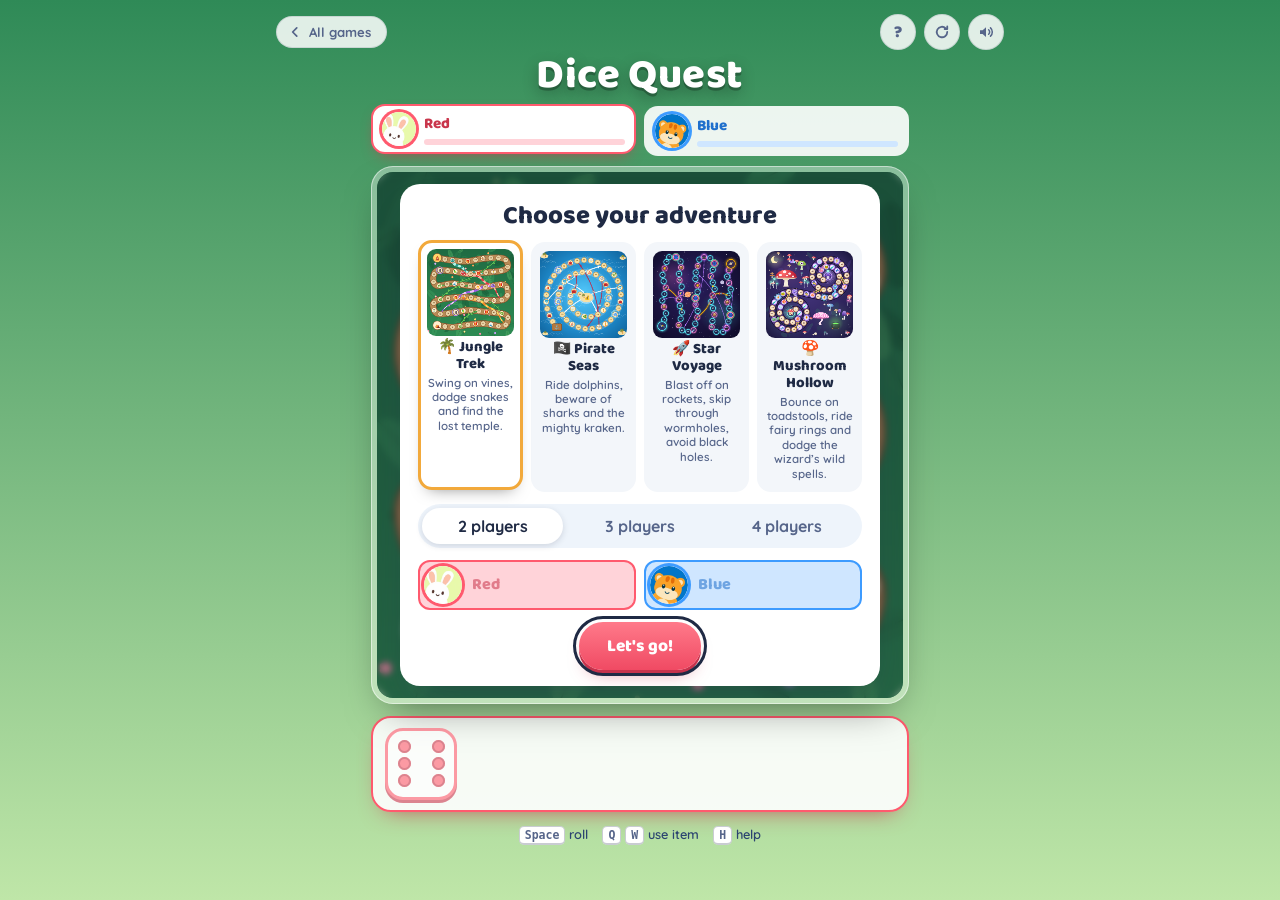
<file: games/dice-quest/index.html>
<!doctype html>
<html lang="en">
<head>
<meta charset="utf-8">
<meta name="viewport" content="width=device-width, initial-scale=1, viewport-fit=cover">
<title>Dice Quest — a race-to-the-finish board game for 2–4 players</title>
<meta name="description" content="Roll the dice and race your friends to the finish across four wild maps — a jungle full of vines and snakes, pirate seas with sharks and whirlpools, outer space with rockets and black holes, and a magic mushroom forest with fairy rings and a wizard. Free board game for 2–4 players on one screen.">
<meta name="theme-color" content="#2F8A57">
<link rel="icon" href="/assets/favicon.png">
<link rel="manifest" href="/manifest.webmanifest">
<link rel="apple-touch-icon" href="/assets/favicon.png">
<link rel="canonical" href="https://games.dearcharles.cn/games/dice-quest/">
<meta property="og:type" content="website">
<meta property="og:title" content="Dice Quest — race to the finish">
<meta property="og:description" content="Ladders, portals, traps and sneaky items on four themed maps. A party board game for 2–4 players on one screen.">
<meta property="og:url" content="https://games.dearcharles.cn/games/dice-quest/">
<meta property="og:image" content="https://games.dearcharles.cn/games/dice-quest/cover.png">
<meta name="twitter:card" content="summary_large_image">
<link rel="preconnect" href="https://fonts.googleapis.com">
<link rel="preconnect" href="https://fonts.gstatic.com" crossorigin>
<link href="https://fonts.googleapis.com/css2?family=Baloo+2:wght@600;700;800&family=Quicksand:wght@500;600;700&display=swap" rel="stylesheet">
<link rel="stylesheet" href="style.css">
<link rel="preload" as="image" href="img/avatars/rabbit.webp">
<link rel="preload" as="image" href="img/avatars/tiger.webp">
<link rel="preload" as="image" href="img/avatars/fox.webp">
<link rel="preload" as="image" href="img/avatars/redpanda.webp">
<script type="module" src="js/main.js"></script>
</head>
<body>

<nav class="site-nav">
  <a href="/">
    <svg viewBox="0 0 24 24" fill="none" aria-hidden="true"><path d="M15 5l-7 7 7 7" stroke="currentColor" stroke-width="3" stroke-linecap="round" stroke-linejoin="round"/></svg>
    All games
  </a>
  <span class="grow"></span>
  <button class="icon-btn" id="helpBtn" type="button" aria-label="How to play" title="How to play (H)"><b>?</b></button>
  <button class="icon-btn" id="newBtn" type="button" aria-label="New game" title="New game">
    <svg viewBox="0 0 24 24" fill="none" aria-hidden="true"><path d="M19 12a7 7 0 1 1-2.05-4.95M19 4.5V8h-3.5" stroke="currentColor" stroke-width="2.4" stroke-linecap="round" stroke-linejoin="round"/></svg>
  </button>
  <button class="icon-btn" id="soundBtn" type="button" aria-label="Sound" aria-pressed="true" title="Sound">
    <svg viewBox="0 0 24 24" fill="none" aria-hidden="true"><path d="M4 9.5h3.5L12 5.5v13l-4.5-4H4z" fill="currentColor"/><path class="on" d="M15.5 9a4 4 0 0 1 0 6M18 6.5a7.5 7.5 0 0 1 0 11" stroke="currentColor" stroke-width="2" stroke-linecap="round"/><path class="off" d="M16 9.5l5 5m0-5l-5 5" stroke="currentColor" stroke-width="2" stroke-linecap="round"/></svg>
  </button>
</nav>


<div class="page">
  <header class="hero">
    <h1>Dice Quest</h1>
    <p>Everyone starts together — first to the finish wins! Climb, slide, warp and bump your way there.</p>
  </header>

  <div class="players" id="players" aria-live="polite"></div>

  <div class="board-wrap">
    <canvas id="board" aria-label="Game board: a winding trail from the start to the finish, with ladders, slides, portals and traps along the way."></canvas>
    <div class="toast" id="toast" role="status" aria-live="polite"></div>
    <div class="overlay" id="overlay" hidden><div class="card"></div></div>
  </div>

  <div class="dock" id="dock">
    <div class="dice-pair">
      <button class="dice" id="dice" type="button" aria-label="Roll the dice" title="Roll (Space)"><span class="face"></span></button>
      <span class="dice die2" id="dice2" hidden aria-hidden="true"><span class="face"></span></span>
    </div>
    <div class="dock-mid">
      <p class="msg" id="msg" aria-live="polite"></p>
      <p class="sub" id="sub"></p>
      <div class="items" id="items" hidden></div>
    </div>
  </div>

  <div class="keys-help">
    <span><kbd>Space</kbd> roll</span>
    <span><kbd>Q</kbd> <kbd>W</kbd> use item</span>
    <span><kbd>H</kbd> help</span>
  </div>
  <p class="touch-help">Pass the phone or tablet around — everyone plays on the same screen.</p>
</div>

<script>if ('serviceWorker' in navigator) window.addEventListener('load', function(){ navigator.serviceWorker.register('/sw.js').catch(function(){}); });</script>
</body>
</html>
</file>
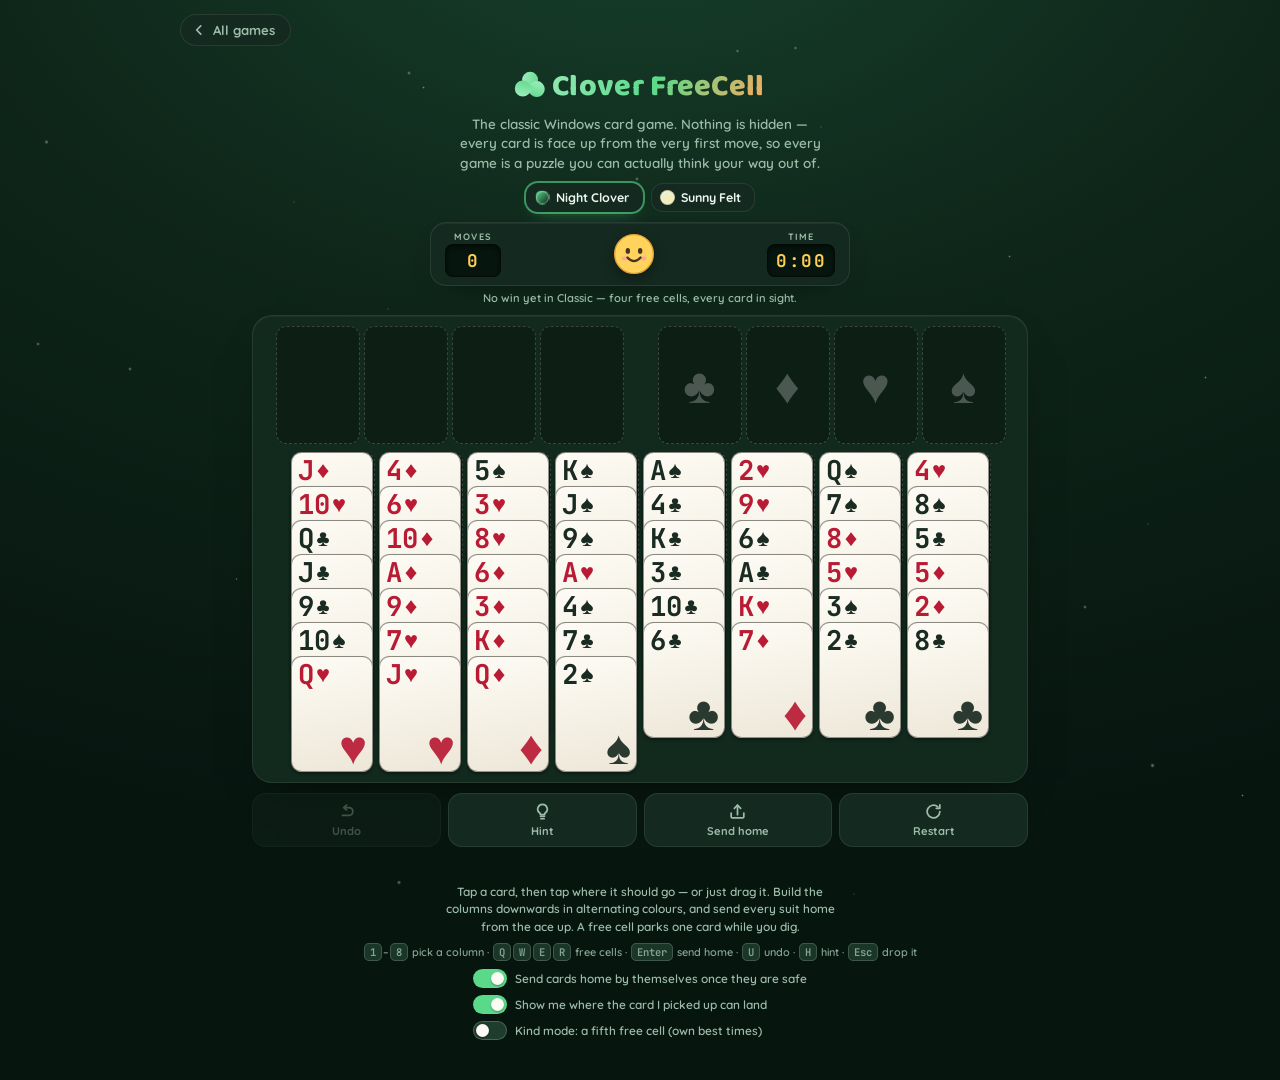
<file: games/freecell/index.html>
<!doctype html>
<html lang="en">
<head>
<meta charset="utf-8">
<meta name="viewport" content="width=device-width, initial-scale=1, viewport-fit=cover">
<title>Clover FreeCell — the classic card game, free in your browser</title>
<meta name="description" content="Classic FreeCell, made cosy: four free cells, whole-run moves, unlimited undo and a gentle kid mode. Free, no sign-up, works on phones.">
<meta name="theme-color" content="#0E2519">
<link rel="icon" href="/assets/favicon.png">
<link rel="manifest" href="/manifest.webmanifest">
<link rel="apple-touch-icon" href="/assets/favicon.png">
<link rel="canonical" href="https://games.dearcharles.cn/games/freecell/">
<meta property="og:type" content="website">
<meta property="og:title" content="Clover FreeCell — the classic card game, free in your browser">
<meta property="og:description" content="Every card in sight from the first move. Four free cells, unlimited undo, and a fresh deal every time.">
<meta property="og:url" content="https://games.dearcharles.cn/games/freecell/">
<meta property="og:image" content="https://games.dearcharles.cn/games/freecell/cover.png">
<meta name="twitter:card" content="summary_large_image">
<link rel="preconnect" href="https://fonts.googleapis.com">
<link rel="preconnect" href="https://fonts.gstatic.com" crossorigin>
<link href="https://fonts.googleapis.com/css2?family=Baloo+2:wght@600;700;800&family=Quicksand:wght@500;600;700&family=JetBrains+Mono:wght@600;700&display=swap" rel="stylesheet">
<style>
  :root{
    --felt-black:#07150F;
    --felt-deep:#0E2519;
    --bg-glow:#17402C;
    --panel:#14291F;
    --felt:#12291D;
    --raised:#1E3D2D;
    --raised-2:#274C39;
    --line:rgba(255,255,255,.09);
    --line-strong:rgba(255,255,255,.2);

    --accent:#5BD98A;
    --accent-soft:#A7EEC2;
    --accent-rgb:91,217,138;
    --accent-btn-1:#5BD98A;
    --accent-btn-2:#31B86A;
    --accent-btn-ink:#052613;
    --gold:#FFCE54;
    --gold-2:#FFA95E;
    --gold-rgb:255,206,84;
    --rose:#FF8FB6;
    --ink:#07150F;
    --text:#EAF6EE;
    --text-muted:#9CBCA9;
    --spark-color:#CFF6DD;
    --lcd-bg:#06150E;

    /* Card ink is read on the card's own cream face, never on the felt, so
       both inks below clear 4.5:1 against --card-face in either world. */
    --card-face:#FDFBF4;
    --card-face-2:#EDE7D8;
    --card-edge:rgba(0,0,0,.42);
    --card-black:#1A2B22;
    --card-red:#B81B33;
    --slot-bg:rgba(0,0,0,.26);
    --slot-line:rgba(255,255,255,.18);
    --slot-ink:rgba(255,255,255,.26);

    color-scheme:dark;
  }

  body[data-theme="sunny"]{
    --felt-black:#EAF4E7;
    --felt-deep:#DCEDD9;
    --bg-glow:#F7FBF3;
    --panel:#FFFFFF;
    --felt:#DBEBD6;
    --raised:#E4F0E2;
    --raised-2:#F2F8F0;
    --line:rgba(30,70,45,.14);
    --line-strong:rgba(30,70,45,.28);

    --accent:#2E9E5B;
    --accent-soft:#166B3C;
    --accent-rgb:46,158,91;
    --accent-btn-1:#1F7A44;
    --accent-btn-2:#155E34;
    --accent-btn-ink:#FFFFFF;
    --gold:#FFE1A0;
    --gold-2:#FFC864;
    --gold-rgb:255,225,160;
    --rose:#D9537E;
    --ink:#1E3325;
    --text:#1C3124;
    --text-muted:#4F6B58;
    --spark-color:#BFE6C9;
    --lcd-bg:#20382A;

    --card-face:#FFFFFF;
    --card-face-2:#F1EEE2;
    --card-edge:rgba(30,70,45,.3);
    --card-black:#22332A;
    --card-red:#AE0F28;
    --slot-bg:rgba(30,70,45,.07);
    --slot-line:rgba(30,70,45,.24);
    --slot-ink:rgba(30,70,45,.32);

    color-scheme:light;
  }

  *{ box-sizing:border-box; }

  body{
    margin:0;
    min-height:100vh;
    background:
      radial-gradient(120% 90% at 50% -10%, var(--bg-glow) 0%, var(--felt-deep) 45%, var(--felt-black) 100%);
    color:var(--text);
    font-family:'Quicksand', ui-rounded, 'Nunito', sans-serif;
    font-weight:600;
    -webkit-font-smoothing:antialiased;
    overflow-x:hidden;
    position:relative;
    transition:background .3s ease, color .3s ease;
  }
  body[data-theme="sunny"]{
    background:
      linear-gradient(180deg, var(--bg-glow) 0%, var(--felt-deep) 55%, var(--felt-black) 100%);
  }

  #sparkleField{ position:fixed; inset:0; pointer-events:none; z-index:0; overflow:hidden; }
  .spark{
    position:absolute; border-radius:50%;
    background:radial-gradient(circle, var(--spark-color) 0%, transparent 70%);
    opacity:.45;
  }
  @media (prefers-reduced-motion:no-preference){
    .spark{ animation:twinkle linear infinite; }
  }
  @media (prefers-reduced-motion:reduce){
    .spark{ opacity:.3 !important; }
  }
  @keyframes twinkle{
    0%,100%{ opacity:.12; transform:scale(.8); }
    50%{ opacity:.9; transform:scale(1.15); }
  }

  .page{
    position:relative; z-index:1;
    max-width:800px;
    margin:0 auto;
    padding:16px 12px 40px;
    display:flex; flex-direction:column; align-items:center;
    gap:10px;
  }

  .hero{ text-align:center; display:flex; flex-direction:column; align-items:center; gap:4px; }
  .hero-title{
    display:flex; align-items:center; gap:8px;
    margin:0;
    font-family:'Baloo 2', 'Segoe UI', sans-serif;
    font-weight:800;
    font-size:clamp(1.4rem, 3.6vw, 1.9rem);
    letter-spacing:.3px;
    text-wrap:balance;
    background:linear-gradient(120deg, var(--accent-soft), var(--accent) 55%, var(--gold-2));
    -webkit-background-clip:text; background-clip:text; color:transparent;
  }
  /* A three-leaf clover built from three heart-ish leaves, so the mascot
     costs no image and stays crisp at any size. */
  .clover{ flex:none; position:relative; width:.95em; height:.95em; }
  .clover i{
    position:absolute; display:block; width:54%; height:54%;
    border-radius:54% 54% 54% 0;
    background:linear-gradient(150deg, var(--accent-soft), var(--accent));
  }
  .clover i:nth-child(1){ left:23%; top:0; transform:rotate(-45deg); }
  .clover i:nth-child(2){ left:46%; top:31%; transform:rotate(45deg); }
  .clover i:nth-child(3){ left:0; top:31%; transform:rotate(-135deg); }
  .tagline{
    margin:0; max-width:52ch; font-size:.84rem; line-height:1.45;
    color:var(--text-muted); text-wrap:balance;
  }

  .theme-row{ display:flex; flex-wrap:wrap; justify-content:center; gap:8px; width:100%; }
  .theme-pill, .act-btn, .card, .pile, .cta{
    user-select:none; -webkit-user-select:none; -webkit-touch-callout:none;
  }
  .theme-pill{
    appearance:none; border:1px solid var(--line);
    background:var(--panel); color:var(--text);
    border-radius:12px; padding:6px 13px 6px 8px;
    font-family:'Quicksand', sans-serif; font-weight:700; font-size:.78rem;
    cursor:pointer;
    display:flex; align-items:center; gap:6px;
    transition:transform .15s ease, box-shadow .15s ease, border-color .15s ease;
  }
  .theme-pill:hover{ transform:translateY(-2px); border-color:var(--line-strong); }
  .theme-pill:focus-visible{ outline:2px solid var(--accent); outline-offset:2px; }
  .theme-pill.active{
    border-color:transparent;
    box-shadow:0 0 0 2px rgba(var(--accent-rgb),.6), 0 8px 18px -10px rgba(var(--accent-rgb),.6);
  }
  .theme-swatch{
    width:15px; height:15px; border-radius:50%; flex:none;
    border:1px solid rgba(0,0,0,.15);
    box-shadow:inset 0 0 0 1px rgba(255,255,255,.35);
  }
  .swatch-night{ background:linear-gradient(135deg, #5BD98A, #0E2519); }
  .swatch-sunny{ background:linear-gradient(135deg, #DFF3DA, #FFE9A8); }

  .console-wrap{ width:100%; max-width:420px; display:flex; flex-direction:column; align-items:center; gap:5px; }
  .console{
    width:100%;
    display:flex; align-items:center; justify-content:space-between; gap:10px;
    background:var(--panel); border:1px solid var(--line); border-radius:16px;
    padding:8px 14px;
    box-shadow:inset 0 1px 0 rgba(255,255,255,.05), 0 12px 30px -18px rgba(0,0,0,.6);
  }
  .counter-unit{ display:flex; flex-direction:column; align-items:center; gap:2px; }
  .counter-label{
    font-size:.58rem; font-weight:700; letter-spacing:.14em; text-transform:uppercase;
    color:var(--text-muted);
  }
  .lcd{
    font-family:'JetBrains Mono', ui-monospace, monospace;
    font-weight:700; font-size:1.1rem; letter-spacing:.08em;
    font-variant-numeric:tabular-nums;
    background:var(--lcd-bg); color:var(--gold);
    border-radius:8px; padding:4px 8px; min-width:56px; text-align:center;
    border:1px solid rgba(0,0,0,.5);
    box-shadow:inset 0 2px 4px rgba(0,0,0,.5);
  }

  .face-btn{
    appearance:none; border:none; cursor:pointer;
    width:44px; height:44px; border-radius:50%;
    background:transparent; padding:0; flex:none;
    filter:drop-shadow(0 4px 6px rgba(0,0,0,.35));
    transition:transform .12s ease;
  }
  .face-btn:active{ transform:scale(.92); }
  .face-btn:focus-visible{ outline:2px solid var(--accent); outline-offset:3px; }
  /* The same cartoon smiley the other two games use: it grins while you
     play, wears a star on a win, and looks worried when the table locks. */
  .face{
    display:block; position:relative; width:100%; height:100%;
    background-repeat:no-repeat; background-position:center; background-size:contain;
  }
  .face[data-state="idle"]{ background-image:url("data:image/svg+xml,%3Csvg xmlns='http://www.w3.org/2000/svg' viewBox='0 0 100 100'%3E%3Ccircle cx='50' cy='50' r='44' fill='%23FFD35C' stroke='%23E0A231' stroke-width='3'/%3E%3Cellipse cx='29' cy='60' rx='7' ry='4.5' fill='%23FF9DB1' opacity='0.8'/%3E%3Cellipse cx='71' cy='60' rx='7' ry='4.5' fill='%23FF9DB1' opacity='0.8'/%3E%3Cellipse cx='36' cy='43' rx='5' ry='6.5' fill='%234A3324'/%3E%3Cellipse cx='64' cy='43' rx='5' ry='6.5' fill='%234A3324'/%3E%3Cpath d='M35,58 Q50,74 65,58' stroke='%234A3324' stroke-width='5' fill='none' stroke-linecap='round'/%3E%3C/svg%3E"); }
  .face[data-state="worried"]{ background-image:url("data:image/svg+xml,%3Csvg xmlns='http://www.w3.org/2000/svg' viewBox='0 0 100 100'%3E%3Ccircle cx='50' cy='50' r='44' fill='%23FFD35C' stroke='%23E0A231' stroke-width='3'/%3E%3Cellipse cx='29' cy='60' rx='7' ry='4.5' fill='%23FF9DB1' opacity='0.8'/%3E%3Cellipse cx='71' cy='60' rx='7' ry='4.5' fill='%23FF9DB1' opacity='0.8'/%3E%3Cpath d='M27,30 L42,35' stroke='%234A3324' stroke-width='3.6' stroke-linecap='round'/%3E%3Cpath d='M73,30 L58,35' stroke='%234A3324' stroke-width='3.6' stroke-linecap='round'/%3E%3Cellipse cx='36' cy='46' rx='6' ry='7.5' fill='%234A3324'/%3E%3Cellipse cx='64' cy='46' rx='6' ry='7.5' fill='%234A3324'/%3E%3Cellipse cx='50' cy='68' rx='7.5' ry='8.5' fill='%234A3324'/%3E%3C/svg%3E"); }
  .face[data-state="win"]{ background-image:url("data:image/svg+xml,%3Csvg xmlns='http://www.w3.org/2000/svg' viewBox='0 0 100 100'%3E%3Ccircle cx='50' cy='50' r='44' fill='%23FFD35C' stroke='%23E0A231' stroke-width='3'/%3E%3Cellipse cx='29' cy='60' rx='7' ry='4.5' fill='%23FF9DB1' opacity='0.8'/%3E%3Cellipse cx='71' cy='60' rx='7' ry='4.5' fill='%23FF9DB1' opacity='0.8'/%3E%3Cpath d='M28,45 Q36,33 44,45' stroke='%234A3324' stroke-width='5' fill='none' stroke-linecap='round'/%3E%3Cpath d='M56,45 Q64,33 72,45' stroke='%234A3324' stroke-width='5' fill='none' stroke-linecap='round'/%3E%3Cpath d='M33,56 Q50,80 67,56 Z' fill='%234A3324'/%3E%3Cpath d='M44,71 Q50,79 56,71 Z' fill='%23FF8FA8'/%3E%3Cpath d='M84,13 L86.6,20.4 L94,23 L86.6,25.6 L84,33 L81.4,25.6 L74,23 L81.4,20.4 Z' fill='%23FFF0A6'/%3E%3C/svg%3E"); }
  .face[data-state="lose"]{ background-image:url("data:image/svg+xml,%3Csvg xmlns='http://www.w3.org/2000/svg' viewBox='0 0 100 100'%3E%3Ccircle cx='50' cy='50' r='44' fill='%23FFD35C' stroke='%23E0A231' stroke-width='3'/%3E%3Cellipse cx='29' cy='60' rx='7' ry='4.5' fill='%23FF9DB1' opacity='0.8'/%3E%3Cellipse cx='71' cy='60' rx='7' ry='4.5' fill='%23FF9DB1' opacity='0.8'/%3E%3Cpath d='M30,37 L42,49' stroke='%234A3324' stroke-width='5' stroke-linecap='round'/%3E%3Cpath d='M42,37 L30,49' stroke='%234A3324' stroke-width='5' stroke-linecap='round'/%3E%3Cpath d='M58,37 L70,49' stroke='%234A3324' stroke-width='5' stroke-linecap='round'/%3E%3Cpath d='M70,37 L58,49' stroke='%234A3324' stroke-width='5' stroke-linecap='round'/%3E%3Cpath d='M37,71 Q50,59 63,71' stroke='%234A3324' stroke-width='5' fill='none' stroke-linecap='round'/%3E%3C/svg%3E"); }

  .best-line{
    margin:0; font-size:.7rem; font-weight:600; color:var(--text-muted);
    min-height:1em; text-align:center;
  }
  .best-line strong{ color:var(--gold); font-weight:700; }
  body[data-theme="sunny"] .best-line strong{ color:var(--accent-soft); }

  /* ---------- the table ---------- */
  .table{
    width:100%; min-width:0;
    display:flex; flex-direction:column; gap:10px;
    background:var(--felt);
    border:1px solid var(--line);
    border-radius:20px;
    padding:10px;
    box-shadow:inset 0 1px 0 rgba(255,255,255,.05), 0 18px 40px -22px rgba(0,0,0,.7);
  }
  .top-row, .cols{
    display:flex; justify-content:center; align-items:flex-start;
    gap:var(--col-gap, 6px);
    min-width:0;
  }
  .bank{ display:flex; gap:var(--col-gap, 6px); }
  /* A little air between the free cells and the four home piles, so the two
     halves of the top row read as two different jobs. */
  .bank-sep{ flex:none; width:calc(var(--card-w, 56px) * .3); }

  .pile{
    position:relative; flex:none;
    width:var(--card-w, 56px);
    border-radius:calc(var(--card-w, 56px) * .13);
  }
  .pile:focus{ outline:none; }
  .pile:focus-visible{ outline:2px solid var(--accent); outline-offset:2px; }
  .slot{ height:var(--card-h, 78px); }
  .col{ min-height:var(--col-h, var(--card-h, 78px)); }
  /* Every pile keeps a faint landing pad drawn behind its cards, so an empty
     column still looks like somewhere a card could go. */
  .pile::before{
    content:""; position:absolute; left:0; top:0;
    width:100%; height:var(--card-h, 78px);
    border-radius:inherit;
    background:var(--slot-bg);
    border:1px dashed var(--slot-line);
  }
  .pile .mark{
    position:absolute; left:0; top:0;
    width:100%; height:var(--card-h, 78px);
    display:flex; align-items:center; justify-content:center;
    font-size:calc(var(--card-w, 56px) * .6); line-height:1;
    color:var(--slot-ink);
    pointer-events:none;
  }
  .pile.drop::after{
    content:""; position:absolute; inset:0;
    border-radius:inherit;
    box-shadow:0 0 0 2px var(--accent);
    pointer-events:none;
  }
  .pile.hint-to::after{
    content:""; position:absolute; inset:0;
    border-radius:inherit;
    box-shadow:0 0 0 2px var(--gold);
    pointer-events:none;
  }

  .card{
    position:absolute; left:0; top:0;
    width:var(--card-w, 56px); height:var(--card-h, 78px);
    border-radius:calc(var(--card-w, 56px) * .13);
    background:linear-gradient(168deg, var(--card-face) 0%, var(--card-face-2) 100%);
    border:1px solid var(--card-edge);
    box-shadow:0 2px 3px rgba(0,0,0,.35);
    color:var(--card-black);
    overflow:hidden;
    cursor:grab;
    /* Cards own the drag gesture; the page still scrolls from the felt
       around them. */
    touch-action:none;
  }
  .card.red{ color:var(--card-red); }
  /* The rank and suit live in the sliver a covered card still shows, so
     their size comes from the fan, not from the card. */
  .card .corner{
    position:absolute; left:7%; top:2%;
    display:flex; align-items:center; gap:calc(var(--card-w, 56px) * .03);
    font-family:'JetBrains Mono', ui-monospace, monospace;
    font-weight:700;
    font-size:var(--corner, 20px);
    line-height:1.05;
  }
  .card .corner i{ font-style:normal; font-size:calc(var(--corner, 20px) * .86); }
  .card .pip{
    position:absolute; right:6%; bottom:1%;
    font-size:calc(var(--card-w, 56px) * .58); line-height:1;
    opacity:.92;
  }
  .card.sel{
    box-shadow:0 0 0 2px var(--gold), 0 8px 16px -6px rgba(0,0,0,.55);
    transform:translateX(2px);
  }
  .card.hint-from{ box-shadow:0 0 0 2px var(--gold), 0 8px 16px -6px rgba(0,0,0,.55); }
  .card.lifted{ opacity:.32; }

  #dragLayer{
    position:fixed; left:0; top:0; z-index:30;
    pointer-events:none;
    width:var(--card-w, 56px);
  }
  #dragLayer .card{ box-shadow:0 10px 22px -6px rgba(0,0,0,.65); cursor:grabbing; }

  @keyframes pileShake{
    0%,100%{ transform:translateX(0); }
    25%{ transform:translateX(-4px); }
    75%{ transform:translateX(4px); }
  }
  @keyframes dealIn{
    from{ transform:translate(0, -16px) scale(.97); opacity:0; }
    to{ transform:none; opacity:1; }
  }
  @media (prefers-reduced-motion:no-preference){
    .pile.shake{ animation:pileShake .26s ease; }
    .card.dealt{ animation:dealIn .26s ease both; }
  }

  /* ---------- buttons and settings ---------- */
  .act-row{ display:flex; flex-wrap:wrap; justify-content:center; gap:7px; width:100%; }
  .act-btn{
    appearance:none; cursor:pointer;
    flex:1 1 0; min-width:0;
    display:flex; flex-direction:column; align-items:center; gap:3px;
    padding:8px 5px;
    border-radius:14px;
    border:1px solid var(--line);
    background:var(--panel);
    color:var(--text-muted);
    font-family:'Quicksand', sans-serif; font-weight:700; font-size:.7rem;
    transition:transform .12s ease, color .12s ease, border-color .12s ease;
  }
  .act-btn svg{ width:19px; height:19px; }
  .act-btn:hover:not([disabled]){ transform:translateY(-2px); color:var(--text); border-color:var(--line-strong); }
  .act-btn:focus-visible{ outline:2px solid var(--accent); outline-offset:2px; }
  .act-btn[disabled]{ opacity:.38; cursor:default; }

  .msg{
    margin:0; min-height:1.3em; text-align:center;
    font-size:.76rem; font-weight:700; color:var(--gold);
    text-wrap:balance;
  }
  body[data-theme="sunny"] .msg{ color:var(--accent-soft); }

  .hint{ margin:0; text-align:center; font-size:.74rem; color:var(--text-muted); max-width:58ch; line-height:1.45; }
  .keys{
    margin:0; text-align:center; font-size:.68rem; color:var(--text-muted); opacity:.85;
  }
  .keys kbd{
    font-family:'JetBrains Mono', ui-monospace, monospace; font-size:.66rem;
    background:var(--raised); border:1px solid var(--line-strong);
    border-radius:5px; padding:1px 5px; margin:0 1px;
  }
  @media (hover:none){ .keys{ display:none; } }

  .settings{ display:flex; flex-direction:column; gap:7px; align-items:flex-start; }
  .settings-row{ display:flex; align-items:center; gap:8px; cursor:pointer; user-select:none; }
  .toggle{ position:relative; width:34px; height:19px; flex:none; }
  .toggle input{ position:absolute; inset:0; margin:0; opacity:0; cursor:pointer; }
  .toggle-track{
    position:absolute; inset:0;
    background:var(--raised);
    border:1px solid var(--line-strong);
    border-radius:999px;
    transition:background .2s ease;
  }
  .toggle-thumb{
    position:absolute; top:2px; left:2px;
    width:13px; height:13px; border-radius:50%;
    background:var(--card-face);
    box-shadow:0 1px 2px rgba(0,0,0,.35);
    transition:transform .2s ease;
  }
  .toggle input:checked ~ .toggle-track{ background:var(--accent); border-color:transparent; }
  .toggle input:checked ~ .toggle-track .toggle-thumb{ transform:translateX(15px); }
  .toggle input:focus-visible ~ .toggle-track{ outline:2px solid var(--accent); outline-offset:2px; }
  .settings-label{ font-size:.74rem; font-weight:600; color:var(--text-muted); }

  /* ---------- win / stuck card ---------- */
  .overlay{
    position:fixed; inset:0; z-index:40;
    background:rgba(6,18,12,.72);
    backdrop-filter:blur(3px);
    display:flex; align-items:center; justify-content:center;
    padding:20px;
  }
  .overlay[hidden]{ display:none; }
  .modal{
    background:var(--panel);
    border:1px solid var(--line-strong);
    border-radius:24px;
    padding:30px 28px 26px;
    max-width:340px; width:100%;
    text-align:center;
    box-shadow:0 30px 60px -20px rgba(0,0,0,.7);
    display:flex; flex-direction:column; align-items:center; gap:11px;
  }
  .modal-face-wrap{ width:64px; height:64px; filter:drop-shadow(0 5px 8px rgba(0,0,0,.3)); }
  .modal h2{
    margin:2px 0 0; font-family:'Baloo 2', sans-serif; font-weight:800;
    font-size:1.32rem; text-wrap:balance; color:var(--text);
  }
  .modal p{ margin:0; color:var(--text-muted); font-size:.9rem; line-height:1.5; }
  .modal p strong{ color:var(--gold); }
  body[data-theme="sunny"] .modal p strong{ color:var(--accent-soft); }
  .modal-actions{ display:flex; flex-wrap:wrap; justify-content:center; gap:8px; margin-top:4px; }
  .cta{
    appearance:none; border:none; cursor:pointer;
    font-family:'Quicksand', sans-serif; font-weight:700; font-size:.95rem;
    color:var(--accent-btn-ink);
    background:linear-gradient(150deg, var(--accent-btn-1), var(--accent-btn-2));
    padding:11px 24px; border-radius:14px;
    box-shadow:0 10px 24px -10px rgba(var(--accent-rgb),.6);
    transition:transform .12s ease;
  }
  .cta:hover{ transform:translateY(-2px); }
  .cta:focus-visible{ outline:2px solid var(--accent); outline-offset:3px; }
  .cta-secondary{
    background:transparent; color:var(--text-muted);
    border:1px solid var(--line-strong); box-shadow:none;
    padding:10px 18px;
  }
  .cta-secondary:hover{ color:var(--text); border-color:var(--accent); }

  #confettiCanvas{ position:fixed; inset:0; z-index:45; pointer-events:none; transition:opacity .4s ease; }

  @media (max-width:520px){
    .page{ padding:14px 8px 32px; gap:9px; }
    .table{ padding:7px; border-radius:16px; }
    .console{ padding:7px 10px; }
    .lcd{ min-width:48px; font-size:.98rem; }
    .face-btn{ width:36px; height:36px; }
    .act-row{ gap:5px; }
    .act-btn{ padding:7px 3px; font-size:.62rem; }
    .act-btn svg{ width:17px; height:17px; }
  }
</style>

<style>
  .site-nav{
    position:relative; z-index:3;
    max-width:960px; margin:0 auto; padding:14px 20px 0;
    display:flex; align-items:center; gap:8px;
  }
  .site-nav a{
    display:inline-flex; align-items:center; gap:7px;
    text-decoration:none; color:var(--text-muted);
    font-family:'Quicksand', sans-serif; font-weight:700; font-size:.82rem;
    background:var(--panel); border:1px solid var(--line);
    border-radius:999px; padding:7px 15px 7px 11px;
    transition:transform .15s ease, color .15s ease, border-color .15s ease;
  }
  .site-nav a:hover{ transform:translateX(-2px); color:var(--text); border-color:var(--line-strong); }
  .site-nav a:focus-visible{ outline:2px solid var(--accent); outline-offset:2px; }
  .site-nav svg{ width:14px; height:14px; }
</style>
</head>
<body data-theme="night">

<nav class="site-nav">
  <a href="/">
    <svg viewBox="0 0 24 24" fill="none" aria-hidden="true"><path d="M15 5l-7 7 7 7" stroke="currentColor" stroke-width="3" stroke-linecap="round" stroke-linejoin="round"/></svg>
    All games
  </a>
</nav>

<div id="sparkleField"></div>

<div class="page">
  <header class="hero">
    <h1 class="hero-title">
      <span class="clover" aria-hidden="true"><i></i><i></i><i></i></span>
      <span>Clover FreeCell</span>
    </h1>
    <p class="tagline">The classic Windows card game. Nothing is hidden — every card is face up from the very first move, so every game is a puzzle you can actually think your way out of.</p>
  </header>

  <div class="theme-row" role="group" aria-label="Choose a world">
    <button class="theme-pill active" data-theme="night" type="button"><span class="theme-swatch swatch-night" aria-hidden="true"></span>Night Clover</button>
    <button class="theme-pill" data-theme="sunny" type="button"><span class="theme-swatch swatch-sunny" aria-hidden="true"></span>Sunny Felt</button>
  </div>

  <div class="console-wrap">
    <div class="console">
      <div class="counter-unit">
        <span class="counter-label">Moves</span>
        <div class="lcd" id="moveCounter" aria-live="off">0</div>
      </div>
      <button class="face-btn" id="faceBtn" type="button" aria-label="Deal a new game">
        <span class="face" id="face" data-state="idle"></span>
      </button>
      <div class="counter-unit">
        <span class="counter-label">Time</span>
        <div class="lcd" id="timer" aria-live="off">0:00</div>
      </div>
    </div>
    <p class="best-line" id="bestLine"></p>
  </div>

  <div class="table" id="table">
    <div class="top-row">
      <div class="bank" id="freeBank" role="group" aria-label="Free cells"></div>
      <div class="bank-sep" aria-hidden="true"></div>
      <div class="bank" id="homeBank" role="group" aria-label="Home piles"></div>
    </div>
    <div class="cols" id="cols" role="group" aria-label="The eight columns"></div>
  </div>

  <div class="act-row">
    <button class="act-btn" id="undoBtn" type="button">
      <svg viewBox="0 0 24 24" fill="none" aria-hidden="true"><path d="M9 7H15a5 5 0 0 1 0 10H7" stroke="currentColor" stroke-width="2.2" stroke-linecap="round" stroke-linejoin="round"/><path d="M12 4 8.5 7 12 10" stroke="currentColor" stroke-width="2.2" stroke-linecap="round" stroke-linejoin="round"/></svg>
      <span>Undo</span>
    </button>
    <button class="act-btn" id="hintBtn" type="button">
      <svg viewBox="0 0 24 24" fill="none" aria-hidden="true"><path d="M9.5 18h5" stroke="currentColor" stroke-width="2.2" stroke-linecap="round"/><path d="M10 21h4" stroke="currentColor" stroke-width="2.2" stroke-linecap="round"/><path d="M12 3a6 6 0 0 0-3.5 10.9c.6.5.9 1.2.9 1.9v.2h5.2v-.2c0-.7.3-1.4.9-1.9A6 6 0 0 0 12 3z" stroke="currentColor" stroke-width="2.2" stroke-linejoin="round"/></svg>
      <span>Hint</span>
    </button>
    <button class="act-btn" id="homeBtn" type="button">
      <svg viewBox="0 0 24 24" fill="none" aria-hidden="true"><path d="M12 16V4" stroke="currentColor" stroke-width="2.2" stroke-linecap="round"/><path d="M8 8l4-4 4 4" stroke="currentColor" stroke-width="2.2" stroke-linecap="round" stroke-linejoin="round"/><path d="M4 14v4.5A1.5 1.5 0 0 0 5.5 20h13a1.5 1.5 0 0 0 1.5-1.5V14" stroke="currentColor" stroke-width="2.2" stroke-linecap="round" stroke-linejoin="round"/></svg>
      <span>Send home</span>
    </button>
    <button class="act-btn" id="restartBtn" type="button">
      <svg viewBox="0 0 24 24" fill="none" aria-hidden="true"><path d="M20 12a8 8 0 1 1-2.6-5.9" stroke="currentColor" stroke-width="2.2" stroke-linecap="round"/><path d="M20 3.5V8h-4.5" stroke="currentColor" stroke-width="2.2" stroke-linecap="round" stroke-linejoin="round"/></svg>
      <span>Restart</span>
    </button>
  </div>

  <p class="msg" id="msg" role="status" aria-live="polite"></p>

  <p class="hint" id="hintText">Tap a card, then tap where it should go — or just drag it. Build the columns downwards in alternating colours, and send every suit home from the ace up. A free cell parks one card while you dig.</p>

  <p class="keys" aria-hidden="true">
    <kbd>1</kbd>–<kbd>8</kbd> pick a column · <kbd>Q</kbd><kbd>W</kbd><kbd>E</kbd><kbd>R</kbd> free cells · <kbd>Enter</kbd> send home · <kbd>U</kbd> undo · <kbd>H</kbd> hint · <kbd>Esc</kbd> drop it
  </p>

  <div class="settings">
    <label class="settings-row">
      <span class="toggle">
        <input type="checkbox" id="autoToggle" checked>
        <span class="toggle-track"><span class="toggle-thumb"></span></span>
      </span>
      <span class="settings-label">Send cards home by themselves once they are safe</span>
    </label>
    <label class="settings-row">
      <span class="toggle">
        <input type="checkbox" id="glowToggle" checked>
        <span class="toggle-track"><span class="toggle-thumb"></span></span>
      </span>
      <span class="settings-label">Show me where the card I picked up can land</span>
    </label>
    <label class="settings-row">
      <span class="toggle">
        <input type="checkbox" id="kidToggle">
        <span class="toggle-track"><span class="toggle-thumb"></span></span>
      </span>
      <span class="settings-label">Kind mode: a fifth free cell (own best times)</span>
    </label>
  </div>
</div>

<div id="dragLayer" hidden></div>

<div class="overlay" id="overlay" hidden>
  <div class="modal" role="alertdialog" aria-labelledby="modalTitle" aria-describedby="modalMsg">
    <div class="modal-face-wrap">
      <span class="face" id="modalFace" data-state="win"></span>
    </div>
    <h2 id="modalTitle">Every card home!</h2>
    <p id="modalMsg"></p>
    <div class="modal-actions">
      <button class="cta" id="playAgainBtn" type="button">New deal</button>
      <button class="cta cta-secondary" id="closeModalBtn" type="button" hidden>See the table</button>
    </div>
  </div>
</div>

<canvas id="confettiCanvas"></canvas>

<script>
(function(){
  "use strict";

  var REDUCED_MOTION = window.matchMedia && window.matchMedia('(prefers-reduced-motion: reduce)').matches;

  /* ==== engine:start ==== */
  /* A card is one integer 0..51:
       rank = (card >> 2) + 1     1 = ace ... 13 = king
       suit = card & 3            0 clubs, 1 diamonds, 2 hearts, 3 spades
     Diamonds and hearts are the red pair, which is all the colour rule
     needs. Every function below is pure state in, new facts out, so the
     rules can be tested without a browser. */
  var COLS = 8;

  function rankOf(c){ return (c >> 2) + 1; }
  function suitOf(c){ return c & 3; }
  function isRed(c){ return (c & 3) === 1 || (c & 3) === 2; }

  function shuffledDeck(rnd){
    var d = new Array(52), i, j, t;
    for (i = 0; i < 52; i++) d[i] = i;
    for (i = 51; i > 0; i--){
      j = (rnd() * (i + 1)) | 0;
      t = d[i]; d[i] = d[j]; d[j] = t;
    }
    return d;
  }

  // The classic deal: one card at a time, left to right, so the first four
  // columns end up with seven cards and the last four with six.
  function deal(deck, cellCount){
    var st = { free: [], home: [0, 0, 0, 0], cols: [], cells: cellCount, moves: 0 }, i;
    for (i = 0; i < cellCount; i++) st.free.push(-1);
    for (i = 0; i < COLS; i++) st.cols.push([]);
    for (i = 0; i < 52; i++) st.cols[i % COLS].push(deck[i]);
    return st;
  }

  function cloneState(st){
    var c = { free: st.free.slice(), home: st.home.slice(), cols: [], cells: st.cells, moves: st.moves }, i;
    for (i = 0; i < COLS; i++) c.cols.push(st.cols[i].slice());
    return c;
  }

  // Used by the self-test: no move may ever lose or invent a card.
  function totalCards(st){
    var n = 0, i;
    for (i = 0; i < st.free.length; i++) if (st.free[i] >= 0) n++;
    for (i = 0; i < 4; i++) n += st.home[i];
    for (i = 0; i < COLS; i++) n += st.cols[i].length;
    return n;
  }

  function canStack(card, onto){
    return rankOf(onto) === rankOf(card) + 1 && isRed(onto) !== isRed(card);
  }

  // How many cards sit from pos to the bottom of the column, but only if
  // they form a travelling run: each one a rank lower and the other colour.
  // Anything else returns 0 — that card cannot be picked up.
  function runFrom(col, pos){
    var i;
    if (pos < 0 || pos >= col.length) return 0;
    for (i = pos; i < col.length - 1; i++){
      if (!canStack(col[i + 1], col[i])) return 0;
    }
    return col.length - pos;
  }

  function freeSlots(st){
    var n = 0, i;
    for (i = 0; i < st.free.length; i++) if (st.free[i] < 0) n++;
    return n;
  }
  function emptyCols(st, exceptIdx){
    var n = 0, i;
    for (i = 0; i < COLS; i++){
      if (i !== exceptIdx && st.cols[i].length === 0) n++;
    }
    return n;
  }
  // FreeCell only ever moves one card at a time; a run move is that shuffle
  // done for you. So the most that can travel at once is (empty cells + 1),
  // doubled for every empty column it can stage cards through — and the
  // destination column, when that is the empty one, cannot help.
  function capacity(st, destKind, destIdx){
    var free = freeSlots(st);
    var empties = emptyCols(st, destKind === 'col' ? destIdx : -1);
    return (free + 1) * Math.pow(2, empties);
  }

  function homeAccepts(st, card){ return st.home[suitOf(card)] === rankOf(card) - 1; }
  function colAccepts(st, idx, card){
    var col = st.cols[idx];
    return col.length === 0 || canStack(card, col[col.length - 1]);
  }

  // What a grab at this spot would lift: the one card in a free cell, or the
  // run starting at pos in a column. null means "nothing you can pick up".
  function liftable(st, kind, idx, pos){
    if (kind === 'free') return st.free[idx] < 0 ? null : [st.free[idx]];
    if (kind === 'col'){
      var col = st.cols[idx];
      if (!runFrom(col, pos)) return null;
      return col.slice(pos);
    }
    return null;
  }

  // Every refusal carries a reason so the table can say why in plain words
  // instead of just ignoring the tap.
  function canMove(st, src, dest){
    var cards = liftable(st, src.kind, src.idx, src.pos), n, lead, cap;
    if (!cards) return { ok:false, why:'run' };
    n = cards.length; lead = cards[0];
    if (dest.kind === 'home'){
      if (n > 1) return { ok:false, why:'homeOne' };
      if (dest.idx !== suitOf(lead)) return { ok:false, why:'homeSuit' };
      if (!homeAccepts(st, lead)) return { ok:false, why:'homeOrder', suit:dest.idx };
      return { ok:true, n:1 };
    }
    if (dest.kind === 'free'){
      if (src.kind === 'free' && src.idx === dest.idx) return { ok:false, why:'same' };
      if (n > 1) return { ok:false, why:'freeOne' };
      if (st.free[dest.idx] >= 0) return { ok:false, why:'freeFull' };
      return { ok:true, n:1 };
    }
    if (dest.kind === 'col'){
      if (src.kind === 'col' && src.idx === dest.idx) return { ok:false, why:'same' };
      if (!colAccepts(st, dest.idx, lead)) return { ok:false, why:'stack' };
      cap = capacity(st, 'col', dest.idx);
      if (n > cap) return { ok:false, why:'capacity', cap:cap, n:n };
      return { ok:true, n:n };
    }
    return { ok:false, why:'run' };
  }

  function applyMove(st, src, dest){
    var cards;
    if (src.kind === 'free'){ cards = [st.free[src.idx]]; st.free[src.idx] = -1; }
    else cards = st.cols[src.idx].splice(src.pos);
    if (dest.kind === 'home') st.home[suitOf(cards[0])] = rankOf(cards[0]);
    else if (dest.kind === 'free') st.free[dest.idx] = cards[0];
    else st.cols[dest.idx] = st.cols[dest.idx].concat(cards);
    st.moves++;
    return cards;
  }

  function isWon(st){
    return st.home[0] === 13 && st.home[1] === 13 && st.home[2] === 13 && st.home[3] === 13;
  }

  // The standard safe-autoplay test: a card can go home and stay there
  // without ever being missed, because neither opposite colour still needs
  // it as a landing place.
  function safeHome(st, card){
    if (!homeAccepts(st, card)) return false;
    var r = rankOf(card), o1, o2;
    if (isRed(card)){ o1 = 0; o2 = 3; } else { o1 = 1; o2 = 2; }
    return st.home[o1] >= r - 1 && st.home[o2] >= r - 1;
  }
  /* ==== engine:mid ==== */

  // Every move available right now. Free cells are interchangeable, so only
  // the first empty one is offered — that keeps the list short enough to
  // walk on every single move without the table feeling sticky.
  function legalMoves(st){
    var out = [], i, j, pos, col, top, res, src;
    for (i = 0; i < st.free.length; i++){
      if (st.free[i] < 0) continue;
      src = { kind:'free', idx:i, pos:0 };
      if (homeAccepts(st, st.free[i])) out.push({ src:src, dest:{ kind:'home', idx:suitOf(st.free[i]) }, n:1 });
      for (j = 0; j < COLS; j++){
        if (colAccepts(st, j, st.free[i])) out.push({ src:src, dest:{ kind:'col', idx:j }, n:1 });
      }
    }
    for (i = 0; i < COLS; i++){
      col = st.cols[i];
      if (!col.length) continue;
      top = col[col.length - 1];
      src = { kind:'col', idx:i, pos:col.length - 1 };
      if (homeAccepts(st, top)) out.push({ src:src, dest:{ kind:'home', idx:suitOf(top) }, n:1 });
      for (j = 0; j < st.free.length; j++){
        if (st.free[j] < 0){ out.push({ src:src, dest:{ kind:'free', idx:j }, n:1 }); break; }
      }
      for (pos = col.length - 1; pos >= 0; pos--){
        if (!runFrom(col, pos)) break;
        for (j = 0; j < COLS; j++){
          if (j === i) continue;
          res = canMove(st, { kind:'col', idx:i, pos:pos }, { kind:'col', idx:j });
          if (res.ok) out.push({ src:{ kind:'col', idx:i, pos:pos }, dest:{ kind:'col', idx:j }, n:res.n });
        }
      }
    }
    return out;
  }

  function isReverseOf(mv, prev){
    return !!prev && mv.src.kind === prev.dest.kind && mv.src.idx === prev.dest.idx &&
           mv.dest.kind === prev.src.kind && mv.dest.idx === prev.src.idx;
  }

  /* The hint is deliberately not a solver — it never claims to know the
     winning line. It picks the move a steady player would reach for:
     something safe going home, then anything that frees a cell or opens a
     column, and a free cell only as the last resort. */
  function scoreMove(st, mv){
    var cards = liftable(st, mv.src.kind, mv.src.idx, mv.src.pos);
    if (!cards) return -1;
    var lead = cards[0], col, below, score;
    if (mv.dest.kind === 'home') return safeHome(st, lead) ? 100 : 72;
    if (mv.dest.kind === 'free') return 8;
    // a column move from here on
    col = st.cols[mv.src.idx];
    if (mv.src.kind === 'free') return 62;
    if (mv.src.pos === 0) return st.cols[mv.dest.idx].length ? 58 : 12;   // empties this column
    below = col[mv.src.pos - 1];
    score = st.cols[mv.dest.idx].length ? 40 : 22;                        // filling an empty column is rarely urgent
    if (homeAccepts(st, below)) score += 12;                              // uncovers a card that can go straight home
    if (runFrom(col, mv.src.pos - 1)) score -= 6;                         // the card below already sits on its run
    score += Math.min(cards.length, 4);                                   // moving a whole run tidies more
    return score;
  }

  function findHint(st, prev){
    var all = legalMoves(st), best = null, bestScore = -1, i, s;
    for (i = 0; i < all.length; i++){
      if (isReverseOf(all[i], prev)) continue;
      s = scoreMove(st, all[i]);
      if (s > bestScore){ bestScore = s; best = all[i]; }
    }
    return best;
  }

  // One pass of the safe-autoplay rule, repeated until nothing else is safe.
  // Returns the cards it sent home so the table can talk about them.
  function autoHome(st){
    var sent = [], again = true, i, col, card;
    while (again){
      again = false;
      for (i = 0; i < st.free.length; i++){
        card = st.free[i];
        if (card >= 0 && safeHome(st, card)){
          applyMove(st, { kind:'free', idx:i, pos:0 }, { kind:'home', idx:suitOf(card) });
          sent.push(card); again = true;
        }
      }
      for (i = 0; i < COLS; i++){
        col = st.cols[i];
        if (!col.length) continue;
        card = col[col.length - 1];
        if (safeHome(st, card)){
          applyMove(st, { kind:'col', idx:i, pos:col.length - 1 }, { kind:'home', idx:suitOf(card) });
          sent.push(card); again = true;
        }
      }
    }
    return sent;
  }
  /* ==== engine:end ==== */

  /* =====================================================================
     The table: DOM, drawing and sizing.
     ===================================================================== */
  var RANK_TXT = ['', 'A', '2', '3', '4', '5', '6', '7', '8', '9', '10', 'J', 'Q', 'K'];
  var SUIT_TXT = ['\u2663', '\u2666', '\u2665', '\u2660'];
  var SUIT_NAME = ['clubs', 'diamonds', 'hearts', 'spades'];
  var RANK_NAME = ['', 'ace', 'two', 'three', 'four', 'five', 'six', 'seven', 'eight',
                   'nine', 'ten', 'jack', 'queen', 'king'];

  var pageEl = document.querySelector('.page');
  var tableEl = document.getElementById('table');
  var freeBank = document.getElementById('freeBank');
  var homeBank = document.getElementById('homeBank');
  var colsEl = document.getElementById('cols');
  var moveEl = document.getElementById('moveCounter');
  var timerEl = document.getElementById('timer');
  var bestLine = document.getElementById('bestLine');
  var faceEl = document.getElementById('face');
  var faceBtn = document.getElementById('faceBtn');
  var modalFace = document.getElementById('modalFace');
  var overlayEl = document.getElementById('overlay');
  var modalTitle = document.getElementById('modalTitle');
  var modalMsg = document.getElementById('modalMsg');
  var playAgainBtn = document.getElementById('playAgainBtn');
  var closeModalBtn = document.getElementById('closeModalBtn');
  var undoBtn = document.getElementById('undoBtn');
  var hintBtn = document.getElementById('hintBtn');
  var homeBtn = document.getElementById('homeBtn');
  var restartBtn = document.getElementById('restartBtn');
  var msgEl = document.getElementById('msg');
  var autoToggle = document.getElementById('autoToggle');
  var glowToggle = document.getElementById('glowToggle');
  var kidToggle = document.getElementById('kidToggle');
  var dragLayer = document.getElementById('dragLayer');
  var themeButtons = [].slice.call(document.querySelectorAll('.theme-pill'));

  var S = null;                 // the live game
  var deck = null;              // the deal being played, kept so Restart can replay it
  var undoStack = [];
  var sel = null;               // { kind, idx, pos, cards }
  var lastMove = null;          // so a hint never just bounces a card back
  var elapsed = 0, started = false, done = false, timerHandle = null;
  var cellCount = 4, kidMode = false, autoOn = true, glowOn = true;
  var currentTheme = 'night';
  var freeEls = [], homeEls = [], colEls = [];
  var fan = 20, cardH = 78;
  var msgTimer = null;

  function nowMs(){
    return (window.performance && window.performance.now) ? window.performance.now() : Date.now();
  }
  function cardName(c){ return RANK_NAME[rankOf(c)] + ' of ' + SUIT_NAME[suitOf(c)]; }
  function shortName(c){ return RANK_TXT[rankOf(c)] + SUIT_TXT[suitOf(c)]; }

  /* ---------- storage, all optional ---------- */
  function readJSON(key){
    try{
      var raw = localStorage.getItem(key);
      return raw ? JSON.parse(raw) : null;
    } catch(e){ return null; }
  }
  function writeJSON(key, value){
    try{ localStorage.setItem(key, JSON.stringify(value)); } catch(e){}
  }
  function readStr(key){
    try{ return localStorage.getItem(key); } catch(e){ return null; }
  }
  function writeStr(key, value){
    try{ localStorage.setItem(key, value); } catch(e){}
  }
  function dropKey(key){
    try{ localStorage.removeItem(key); } catch(e){}
  }

  // Kind mode has a fifth free cell, which makes almost every deal easier —
  // so it keeps its own records instead of muddling the classic ones.
  function modeKey(){ return kidMode ? 'kind' : 'classic'; }
  function modeLabel(){ return kidMode ? 'Kind mode' : 'Classic'; }

  function fmtTime(sec){
    var m = (sec / 60) | 0, s = sec % 60;
    return m + ':' + (s < 10 ? '0' + s : s);
  }

  function showBest(){
    var best = (readJSON('freecell.best') || {})[modeKey()];
    var wins = (readJSON('freecell.wins') || {})[modeKey()] || 0;
    if (!best){
      bestLine.textContent = 'No win yet in ' + modeLabel() + ' — ' +
        (kidMode ? 'five free cells, all the time you like.' : 'four free cells, every card in sight.');
      return;
    }
    bestLine.innerHTML = modeLabel() + ' best: <strong>' + fmtTime(best.time) + '</strong> in <strong>' +
      best.moves + '</strong> moves \u00B7 ' + wins + (wins === 1 ? ' win' : ' wins');
  }

  function saveWin(){
    var all = readJSON('freecell.best') || {}, key = modeKey(), prev = all[key], record = false;
    var wins = readJSON('freecell.wins') || {};
    wins[key] = (wins[key] || 0) + 1;
    writeJSON('freecell.wins', wins);
    if (!prev || elapsed < prev.time || (elapsed === prev.time && S.moves < prev.moves)){
      all[key] = { time: elapsed, moves: S.moves };
      writeJSON('freecell.best', all);
      record = true;
    }
    return record;
  }

  /* ---------- building the piles ---------- */
  function makePile(kind, idx){
    var el = document.createElement('div');
    el.className = 'pile ' + (kind === 'col' ? 'col' : 'slot');
    el.setAttribute('data-kind', kind);
    el.setAttribute('data-idx', idx);
    el.setAttribute('role', 'group');
    return el;
  }

  function buildPiles(){
    var i, el, mark;
    freeBank.innerHTML = ''; homeBank.innerHTML = ''; colsEl.innerHTML = '';
    freeEls = []; homeEls = []; colEls = [];
    for (i = 0; i < cellCount; i++){
      el = makePile('free', i);
      freeBank.appendChild(el); freeEls.push(el);
    }
    for (i = 0; i < 4; i++){
      el = makePile('home', i);
      mark = document.createElement('span');
      mark.className = 'mark';
      mark.textContent = SUIT_TXT[i];
      el.appendChild(mark);
      homeBank.appendChild(el); homeEls.push(el);
    }
    for (i = 0; i < COLS; i++){
      el = makePile('col', i);
      colsEl.appendChild(el); colEls.push(el);
    }
  }

  function makeCard(c){
    var el = document.createElement('div');
    el.className = 'card' + (isRed(c) ? ' red' : '');
    el.setAttribute('data-card', c);
    el.innerHTML = '<span class="corner"><b>' + RANK_TXT[rankOf(c)] + '</b><i>' + SUIT_TXT[suitOf(c)] +
                   '</i></span><span class="pip">' + SUIT_TXT[suitOf(c)] + '</span>';
    return el;
  }

  // Only the cards come and go on a redraw; the suit watermark painted into
  // each home pile stays where it is.
  function clearCards(el){
    var kids = el.querySelectorAll('.card'), i;
    for (i = 0; i < kids.length; i++) el.removeChild(kids[i]);
  }

  function pileOf(kind, idx){
    if (kind === 'free') return freeEls[idx];
    if (kind === 'home') return homeEls[idx];
    return colEls[idx];
  }
  function allPiles(){ return freeEls.concat(homeEls, colEls); }

  function clearMarks(){
    var piles = allPiles(), marked, i;
    for (i = 0; i < piles.length; i++){
      piles[i].classList.remove('drop');
      piles[i].classList.remove('hint-to');
    }
    marked = tableEl.querySelectorAll('.card.sel, .card.hint-from, .card.lifted');
    for (i = 0; i < marked.length; i++){
      marked[i].classList.remove('sel');
      marked[i].classList.remove('hint-from');
      marked[i].classList.remove('lifted');
    }
  }

  // The picked-up run is ringed, and — unless the player turned it off —
  // so is every pile it is actually allowed to land on.
  function paintSelection(){
    clearMarks();
    if (!sel || done) return;
    var cards = pileOf(sel.kind, sel.idx).querySelectorAll('.card'), i;
    for (i = sel.pos; i < cards.length; i++) cards[i].classList.add('sel');
    if (!glowOn) return;
    for (i = 0; i < colEls.length; i++) if (canMove(S, sel, { kind:'col', idx:i }).ok) colEls[i].classList.add('drop');
    for (i = 0; i < homeEls.length; i++) if (canMove(S, sel, { kind:'home', idx:i }).ok) homeEls[i].classList.add('drop');
    for (i = 0; i < freeEls.length; i++) if (canMove(S, sel, { kind:'free', idx:i }).ok) freeEls[i].classList.add('drop');
  }

  function render(dealAnim){
    var i, j, col, el, cards;
    for (i = 0; i < cellCount; i++){
      clearCards(freeEls[i]);
      if (S.free[i] >= 0) freeEls[i].appendChild(makeCard(S.free[i]));
      freeEls[i].setAttribute('aria-label', 'Free cell ' + (i + 1) + ': ' +
        (S.free[i] >= 0 ? cardName(S.free[i]) : 'empty'));
    }
    for (i = 0; i < 4; i++){
      clearCards(homeEls[i]);
      if (S.home[i] > 0) homeEls[i].appendChild(makeCard(((S.home[i] - 1) << 2) | i));
      homeEls[i].setAttribute('aria-label', 'Home for ' + SUIT_NAME[i] + ': ' +
        (S.home[i] ? 'up to the ' + RANK_NAME[S.home[i]] : 'empty'));
    }
    for (i = 0; i < COLS; i++){
      col = S.cols[i];
      clearCards(colEls[i]);
      for (j = 0; j < col.length; j++){
        el = makeCard(col[j]);
        el.style.top = Math.round(j * fan) + 'px';
        el.setAttribute('data-pos', j);
        if (dealAnim && !REDUCED_MOTION){
          el.className += ' dealt';
          el.style.animationDelay = ((j * COLS + i) * 9) + 'ms';
        }
        colEls[i].appendChild(el);
      }
      colEls[i].setAttribute('aria-label', 'Column ' + (i + 1) + ': ' +
        (col.length ? col.length + (col.length === 1 ? ' card, ' : ' cards, top card ') + cardName(col[col.length - 1])
                    : 'empty'));
    }
    paintSelection();
  }

  // Cards are sized from the widest row the table has to show — the free
  // cells plus the four homes — so nothing ever spills sideways, and the fan
  // tightens until the longest column fits the screen it is on.
  function sizeTable(){
    // The page is a plain block, so its width comes from the window and not
    // from the cards inside it — measuring the table instead would let one
    // oversized deal keep itself oversized.
    var pageStyle = window.getComputedStyle(pageEl);
    var tableStyle = window.getComputedStyle(tableEl);
    var inner = pageEl.clientWidth
      - (parseFloat(pageStyle.paddingLeft) || 0) - (parseFloat(pageStyle.paddingRight) || 0)
      - (parseFloat(tableStyle.paddingLeft) || 0) - (parseFloat(tableStyle.paddingRight) || 0)
      - (parseFloat(tableStyle.borderLeftWidth) || 0) - (parseFloat(tableStyle.borderRightWidth) || 0);
    var slots = cellCount + 4;
    var gap = window.innerWidth < 430 ? 4 : 6;
    var w = Math.floor((inner - gap * (slots - 1)) / (slots + 0.3));
    w = Math.max(26, Math.min(82, w));
    cardH = Math.round(w * 1.42);

    // FAN_MIN is the point where a covered card still shows its whole rank
    // and suit. A long column is squeezed down to it and no further: past
    // that the cards themselves get smaller, because a pile you cannot read
    // is worse than a pile of smaller cards.
    var FAN_MAX = 0.32, FAN_MIN = 0.25, SHRINK_LIMIT = 0.75;
    var maxLen = 1, i, docTop, budget, spread, wFit, wMin, corner;
    for (i = 0; i < COLS; i++) if (S.cols[i].length > maxLen) maxLen = S.cols[i].length;
    docTop = colsEl.getBoundingClientRect().top + (window.pageYOffset || 0);
    budget = Math.max(210, window.innerHeight - docTop - 126);

    if (maxLen > 1 && (maxLen - 1) * cardH * FAN_MIN + cardH > budget){
      // Smaller cards buy a shorter column, but only so far: past a quarter
      // off, a very long column is better left to scroll than shrunk into
      // something nobody can read comfortably.
      wFit = Math.floor(budget / (1.42 * ((maxLen - 1) * FAN_MIN + 1)));
      wMin = Math.min(w, Math.max(42, Math.round(w * SHRINK_LIMIT)));
      w = Math.max(wMin, Math.min(w, wFit));
      cardH = Math.round(w * 1.42);
    }

    spread = cardH * FAN_MAX;
    if (maxLen > 1) spread = Math.min(spread, (budget - cardH) / (maxLen - 1));
    fan = Math.max(Math.round(cardH * FAN_MIN), Math.round(spread));

    // Whatever the fan ended up as, the label has to fit inside it: 2% of the
    // card above it, one line of text, and a little air below.
    corner = Math.min(w * 0.36, (fan - cardH * 0.02 - 3) / 1.05);
    corner = Math.max(9, corner);

    var root = document.documentElement.style;
    root.setProperty('--card-w', w + 'px');
    root.setProperty('--card-h', cardH + 'px');
    root.setProperty('--corner', corner.toFixed(1) + 'px');
    root.setProperty('--col-gap', gap + 'px');
    root.setProperty('--col-h', ((maxLen - 1) * fan + cardH) + 'px');
  }

  function updateChrome(){
    moveEl.textContent = S ? S.moves : 0;
    timerEl.textContent = fmtTime(elapsed);
    undoBtn.disabled = done || !undoStack.length;
    hintBtn.disabled = done;
    homeBtn.disabled = done;
    restartBtn.disabled = !deck;
  }

  function say(text){
    msgEl.textContent = text || '';
    if (msgTimer){ clearTimeout(msgTimer); msgTimer = null; }
    if (text) msgTimer = setTimeout(function(){ msgEl.textContent = ''; }, 5000);
  }

  function startTimerIfNeeded(){
    if (started || done) return;
    started = true;
    timerHandle = setInterval(function(){
      elapsed++;
      timerEl.textContent = fmtTime(elapsed);
      if (elapsed % 5 === 0) saveProgress();
    }, 1000);
  }
  function stopTimer(){
    if (timerHandle){ clearInterval(timerHandle); timerHandle = null; }
    started = false;
  }

  /* ---------- the half-finished game, kept for a reload ---------- */
  function saveProgress(){
    if (!S || done) return;
    writeJSON('freecell.progress', {
      free: S.free, home: S.home, cols: S.cols, moves: S.moves,
      cells: S.cells, deck: deck, elapsed: elapsed, kid: kidMode
    });
  }

  // A stored game is only used if it still holds all 52 cards exactly once —
  // anything else (an old format, a half-written entry) is thrown away.
  function stateLooksSane(st){
    if (!st || !st.cols || st.cols.length !== COLS || !st.free || !st.home) return false;
    var seen = {}, n = 0, i, j, c;
    for (i = 0; i < st.free.length; i++){
      c = st.free[i];
      if (c === -1 || c === null) continue;
      if (typeof c !== 'number' || c < 0 || c > 51 || seen[c]) return false;
      seen[c] = 1; n++;
    }
    for (i = 0; i < 4; i++){
      if (typeof st.home[i] !== 'number' || st.home[i] < 0 || st.home[i] > 13) return false;
      for (j = 1; j <= st.home[i]; j++){
        c = ((j - 1) << 2) | i;
        if (seen[c]) return false;
        seen[c] = 1; n++;
      }
    }
    for (i = 0; i < COLS; i++){
      if (!st.cols[i] || typeof st.cols[i].length !== 'number') return false;
      for (j = 0; j < st.cols[i].length; j++){
        c = st.cols[i][j];
        if (typeof c !== 'number' || c < 0 || c > 51 || seen[c]) return false;
        seen[c] = 1; n++;
      }
    }
    return n === 52;
  }

  function loadProgress(){
    var p = readJSON('freecell.progress');
    if (!p || !stateLooksSane(p)) return false;
    if (p.free.length !== 4 && p.free.length !== 5) return false;
    kidMode = !!p.kid;
    cellCount = p.free.length;
    kidToggle.checked = kidMode;
    S = { free: p.free.slice(), home: p.home.slice(), cols: [], cells: cellCount, moves: p.moves || 0 };
    var i;
    for (i = 0; i < COLS; i++) S.cols.push(p.cols[i].slice());
    deck = (p.deck && p.deck.length === 52) ? p.deck.slice() : null;
    elapsed = p.elapsed || 0;
    undoStack = []; sel = null; lastMove = null;
    started = false; done = false;
    return true;
  }

  /* ---------- making a move ---------- */
  function refusalText(res){
    switch (res.why){
      case 'run': return 'Those cards are not in a run \u2014 tap the card the run starts at.';
      case 'homeOne': return 'Cards go home one at a time.';
      case 'homeSuit': return 'That home pile belongs to another suit.';
      case 'homeOrder': return 'That suit is not ready for this card yet \u2014 it wants the ' +
        RANK_NAME[Math.min(13, S.home[res.suit] + 1)] + ' next.';
      case 'freeOne': return 'A free cell holds one card, not a run.';
      case 'freeFull': return 'That free cell is taken.';
      case 'stack': return 'A card only lands on the next rank up in the other colour.';
      case 'capacity': return 'Not enough room to move ' + res.n + ' cards at once \u2014 ' +
        'with what is open you can shift ' + res.cap + '. Empty a free cell or a column first.';
      default: return '';
    }
  }

  function bounce(pile, res){
    if (pile){
      pile.classList.remove('shake');
      void pile.offsetWidth;
      pile.classList.add('shake');
    }
    say(refusalText(res));
  }

  function snapshot(){
    undoStack.push({ st: cloneState(S), last: lastMove });
    if (undoStack.length > 600) undoStack.shift();
  }

  function doMove(src, dest){
    var res = canMove(S, src, dest);
    if (!res.ok) return res;
    snapshot();
    applyMove(S, src, dest);
    lastMove = { src: { kind: src.kind, idx: src.idx, pos: src.pos }, dest: { kind: dest.kind, idx: dest.idx } };
    sel = null;
    startTimerIfNeeded();
    if (autoOn) autoHome(S);
    sizeTable(); render(); updateChrome(); saveProgress();
    if (isWon(S)) finish(true);
    else checkStuck();
    return res;
  }

  function srcFromPile(kind, idx, cardNode){
    if (kind === 'home') return null;
    if (kind === 'free') return S.free[idx] >= 0 ? { kind:'free', idx:idx, pos:0 } : null;
    if (!cardNode) return null;
    return { kind:'col', idx:idx, pos:+cardNode.getAttribute('data-pos') };
  }

  // Dropping on any home pile is read as "send this card home", so a shaky
  // aim at the wrong suit still does what the player meant.
  function destFromPile(pile, src){
    var kind = pile.getAttribute('data-kind'), idx = +pile.getAttribute('data-idx'), cards;
    if (kind === 'home'){
      cards = liftable(S, src.kind, src.idx, src.pos);
      if (cards && cards.length === 1 && homeAccepts(S, cards[0])) idx = suitOf(cards[0]);
    }
    return { kind: kind, idx: idx };
  }

  function sendHomeFrom(src){
    var cards = liftable(S, src.kind, src.idx, src.pos);
    if (!cards || cards.length !== 1) return false;
    return doMove(src, { kind:'home', idx:suitOf(cards[0]) }).ok;
  }

  function sendToFree(src){
    var cards = liftable(S, src.kind, src.idx, src.pos), i;
    if (!cards || cards.length !== 1) return false;
    for (i = 0; i < cellCount; i++){
      if (S.free[i] < 0) return doMove(src, { kind:'free', idx:i }).ok;
    }
    return false;
  }

  function pickUp(kind, idx, cardNode){
    if (kind === 'home'){ sel = null; render(); say('Cards that are home stay home.'); return; }
    var src = srcFromPile(kind, idx, cardNode), cards;
    if (!src){ sel = null; render(); return; }
    cards = liftable(S, src.kind, src.idx, src.pos);
    if (!cards){
      sel = null; render();
      say('Those cards are not in a run \u2014 tap the card the run starts at.');
      return;
    }
    sel = src;
    render();
    say(cards.length > 1
      ? 'Holding ' + cards.length + ' cards from the ' + cardName(cards[0]) + '.'
      : '');
  }

  function handleTap(pile, cardNode){
    var kind = pile.getAttribute('data-kind'), idx = +pile.getAttribute('data-idx'), dest, res;
    if (sel){
      if (sel.kind === kind && sel.idx === idx){
        // A second tap on the very card in hand tries to send it home; the
        // same tap elsewhere in the column just picks up from there instead.
        if (kind === 'free' || (cardNode && +cardNode.getAttribute('data-pos') === sel.pos)){
          if (!sendHomeFrom(sel)){ sel = null; render(); say(''); }
          return;
        }
        pickUp(kind, idx, cardNode);
        return;
      }
      dest = destFromPile(pile, sel);
      res = canMove(S, sel, dest);
      if (res.ok){ doMove(sel, dest); return; }
      bounce(pile, res);
      return;
    }
    pickUp(kind, idx, cardNode);
  }

  /* ---------- pointer input: one path for mouse, pen and thumb ---------- */
  function closestOf(node, cls){
    while (node && node !== document){
      if (node.classList && node.classList.contains(cls)) return node;
      node = node.parentNode;
    }
    return null;
  }

  var drag = null;

  function beginGhost(cards){
    var i, el;
    dragLayer.innerHTML = '';
    for (i = 0; i < cards.length; i++){
      el = makeCard(cards[i]);
      el.style.top = Math.round(i * fan) + 'px';
      dragLayer.appendChild(el);
    }
    dragLayer.style.height = ((cards.length - 1) * fan + cardH) + 'px';
    dragLayer.hidden = false;
  }
  function moveGhost(x, y){
    dragLayer.style.transform = 'translate(' + Math.round(x - drag.offX) + 'px,' + Math.round(y - drag.offY) + 'px)';
  }
  function endGhost(){
    dragLayer.hidden = true;
    dragLayer.innerHTML = '';
    dragLayer.style.transform = '';
  }
  function pileUnder(x, y){
    var el = document.elementFromPoint(x, y);
    return el ? closestOf(el, 'pile') : null;
  }
  function markLifted(){
    var pile = pileOf(drag.src.kind, drag.src.idx), cards = pile.querySelectorAll('.card'), i;
    for (i = drag.src.pos; i < cards.length; i++) cards[i].classList.add('lifted');
  }
  function highlightUnder(x, y){
    var pile = pileUnder(x, y), piles = allPiles(), i;
    for (i = 0; i < piles.length; i++) piles[i].classList.remove('hint-to');
    if (pile && canMove(S, drag.src, destFromPile(pile, drag.src)).ok) pile.classList.add('hint-to');
  }

  tableEl.addEventListener('pointerdown', function(e){
    if (done || !S) return;
    if (e.pointerType === 'mouse' && e.button !== 0) return;
    var pile = closestOf(e.target, 'pile');
    if (!pile) return;
    var cardNode = closestOf(e.target, 'card');
    var src = srcFromPile(pile.getAttribute('data-kind'), +pile.getAttribute('data-idx'), cardNode);
    var box = (cardNode || pile).getBoundingClientRect();
    drag = {
      id: e.pointerId, x0: e.clientX, y0: e.clientY,
      pile: pile, card: cardNode, src: src, moved: false,
      offX: e.clientX - box.left, offY: e.clientY - box.top
    };
  });

  window.addEventListener('pointermove', function(e){
    if (!drag || e.pointerId !== drag.id) return;
    if (!drag.moved){
      if (Math.abs(e.clientX - drag.x0) + Math.abs(e.clientY - drag.y0) < 7) return;
      if (!drag.src) return;
      var cards = liftable(S, drag.src.kind, drag.src.idx, drag.src.pos);
      if (!cards){ drag.src = null; return; }
      drag.moved = true;
      sel = drag.src;
      paintSelection();
      markLifted();
      beginGhost(cards);
      // The piles outlive a redraw, so the capture stays put even when the
      // cards under the thumb are rebuilt mid-gesture.
      try{ drag.pile.setPointerCapture(e.pointerId); } catch(err){}
    }
    moveGhost(e.clientX, e.clientY);
    highlightUnder(e.clientX, e.clientY);
    if (e.cancelable) e.preventDefault();
  }, { passive: false });

  window.addEventListener('pointerup', function(e){
    if (!drag || e.pointerId !== drag.id) return;
    var d = drag, pile, dest, res;
    drag = null;
    try{ if (d.pile.hasPointerCapture && d.pile.hasPointerCapture(e.pointerId)) d.pile.releasePointerCapture(e.pointerId); } catch(err){}
    if (!d.moved){ handleTap(d.pile, d.card); return; }
    endGhost();
    pile = pileUnder(e.clientX, e.clientY);
    sel = null;
    if (!pile){ render(); return; }
    dest = destFromPile(pile, d.src);
    res = canMove(S, d.src, dest);
    if (res.ok){ doMove(d.src, dest); return; }
    render();
    // A card dropped back where it came from is a change of mind, not a slip.
    if (res.why !== 'same') bounce(pile, res);
  });

  window.addEventListener('pointercancel', function(){
    if (!drag) return;
    drag = null; sel = null;
    endGhost(); render();
  });

  // Right-click is the classic shortcut for "park this in a free cell".
  tableEl.addEventListener('contextmenu', function(e){
    if (done || !S) return;
    var pile = closestOf(e.target, 'pile');
    if (!pile) return;
    e.preventDefault();
    var src = srcFromPile(pile.getAttribute('data-kind'), +pile.getAttribute('data-idx'), closestOf(e.target, 'card'));
    if (!src) return;
    if (!sendToFree(src)) say('Every free cell is taken.');
  });

  /* ---------- the helpers on the button row ---------- */
  function destWords(dest){
    if (dest.kind === 'home') return 'home';
    if (dest.kind === 'free') return 'a free cell';
    return S.cols[dest.idx].length ? 'column ' + (dest.idx + 1) : 'the empty column ' + (dest.idx + 1);
  }

  function showHint(){
    if (done || !S) return;
    var mv = findHint(S, lastMove), cards;
    if (!mv){ say('Nothing can move from here \u2014 try Undo, or deal a new table.'); return; }
    cards = liftable(S, mv.src.kind, mv.src.idx, mv.src.pos);
    sel = { kind: mv.src.kind, idx: mv.src.idx, pos: mv.src.pos };
    render();
    pileOf(mv.dest.kind, mv.dest.idx).classList.add('hint-to');
    say('A move you could make: ' + shortName(cards[0]) +
        (cards.length > 1 ? ' with ' + (cards.length - 1) + ' below it' : '') +
        ' \u2192 ' + destWords(mv.dest) + '.');
  }

  function sendHomeBurst(){
    if (done || !S) return;
    snapshot();
    var sent = autoHome(S);
    if (!sent.length){
      undoStack.pop();
      say('No card is safe to send home yet.');
      updateChrome();
      return;
    }
    lastMove = null; sel = null;
    startTimerIfNeeded();
    sizeTable(); render(); updateChrome(); saveProgress();
    say(sent.length === 1 ? 'The ' + cardName(sent[0]) + ' went home.' : sent.length + ' cards went home.');
    if (isWon(S)) finish(true);
    else checkStuck();
  }

  function undo(){
    if (!undoStack.length) return;
    var snap = undoStack.pop();
    S = snap.st; lastMove = snap.last;
    done = false; sel = null;
    overlayEl.hidden = true;
    faceEl.setAttribute('data-state', 'idle');
    sizeTable(); render(); updateChrome(); saveProgress();
    say('');
  }

  function checkStuck(){
    if (done) return;
    if (legalMoves(S).length) return;
    finish(false);
  }

  function finish(won){
    done = true;
    stopTimer();
    dropKey('freecell.progress');
    sel = null;
    faceEl.setAttribute('data-state', won ? 'win' : 'worried');
    modalFace.setAttribute('data-state', won ? 'win' : 'worried');
    render(); updateChrome();
    if (won){
      var record = saveWin();
      // The win is kept as a win: there is nothing left to undo back into.
      undoStack = [];
      undoBtn.disabled = true;
      modalTitle.textContent = 'Every card home!';
      modalMsg.innerHTML = 'All four suits, in <strong>' + fmtTime(elapsed) + '</strong> and <strong>' +
        S.moves + '</strong> moves' + (record ? ' \u2014 a new ' + modeLabel() + ' best!' : ' on ' + modeLabel() + '.');
      closeModalBtn.hidden = true;
    } else {
      modalTitle.textContent = 'No moves left';
      modalMsg.textContent = 'Every free cell is full and nothing else will stack — this table is finished. ' +
        'Step back a move or two, or deal a fresh one.';
      closeModalBtn.hidden = !undoStack.length;
      closeModalBtn.textContent = 'Take a move back';
    }
    showBest();
    // A win gets the old table's send-off first: the cards pour off the home
    // piles and bounce away, and the card with the time on it waits its turn.
    if (won && !REDUCED_MOTION){
      runCascade(function(){ if (!done) return; openCard(); launchConfetti(); });
      return;
    }
    openCard();
  }

  function openCard(){
    if (!done) return;
    overlayEl.hidden = false;
    playAgainBtn.focus();
  }

  /* ---------- dealing ---------- */
  function startGame(useDeck){
    stopTimer();
    killCascade();
    deck = useDeck ? useDeck.slice() : shuffledDeck(Math.random);
    S = deal(deck, cellCount);
    undoStack = []; sel = null; lastMove = null;
    elapsed = 0; done = false;
    timerEl.textContent = '0:00';
    faceEl.setAttribute('data-state', 'idle');
    overlayEl.hidden = true;
    say('');
    sizeTable(); render(true); updateChrome(); showBest(); saveProgress();
  }
  function newDeal(){ startGame(null); }
  function restartDeal(){
    if (!deck){ newDeal(); return; }
    startGame(deck);
    say('Same cards, fresh start.');
  }

  function setKidMode(on){
    kidMode = on;
    cellCount = on ? 5 : 4;
    writeStr('freecell.kid', on ? '1' : '0');
    buildPiles();
    // The number of cells changes what the table even is, so the deal is
    // laid out again from the same cards rather than half-converted.
    startGame(deck);
    say(on ? 'Kind mode: five free cells, and its own best time.' : 'Classic four free cells.');
  }

  /* ---------- keyboard, for the desktop players ---------- */
  var FREE_KEYS = ['q', 'w', 'e', 'r', 't'];

  function tapPile(kind, idx){
    var pile = pileOf(kind, idx), col, nodes;
    if (!pile) return;
    if (sel){ handleTap(pile, null); return; }
    if (kind === 'col'){
      col = S.cols[idx];
      if (!col.length) return;
      nodes = pile.querySelectorAll('.card');
      handleTap(pile, nodes[col.length - 1]);
      return;
    }
    handleTap(pile, null);
  }

  document.addEventListener('keydown', function(e){
    if (e.ctrlKey || e.metaKey || e.altKey) return;
    var k = e.key, low = (k || '').toLowerCase(), fi, tag = e.target && e.target.tagName;
    // A toggle or a button that has the focus keeps its own keys: space must
    // still tick a checkbox rather than try to send a card home.
    if (tag === 'INPUT' || tag === 'TEXTAREA') return;
    if (tag === 'BUTTON' && (k === 'Enter' || k === ' ')) return;
    if (!overlayEl.hidden){
      if (low === 'n'){ overlayEl.hidden = true; newDeal(); e.preventDefault(); }
      if (low === 'u' && !closeModalBtn.hidden){ overlayEl.hidden = true; undo(); e.preventDefault(); }
      return;
    }
    if (done || !S) return;
    if (k === 'Escape'){ sel = null; render(); say(''); e.preventDefault(); return; }
    if (k >= '1' && k <= '8'){ tapPile('col', +k - 1); e.preventDefault(); return; }
    fi = FREE_KEYS.indexOf(low);
    if (fi >= 0 && fi < cellCount){ tapPile('free', fi); e.preventDefault(); return; }
    if (k === 'Enter' || k === ' '){
      if (sel && !sendHomeFrom(sel)) say('That card cannot go home yet.');
      e.preventDefault(); return;
    }
    if (low === 'u'){ undo(); e.preventDefault(); return; }
    if (low === 'h'){ showHint(); e.preventDefault(); return; }
    if (low === 'a'){ sendHomeBurst(); e.preventDefault(); return; }
    if (low === 'n'){ newDeal(); e.preventDefault(); return; }
    if (low === 'r'){ restartDeal(); e.preventDefault(); return; }
  });

  /* ---------- wiring ---------- */
  undoBtn.addEventListener('click', undo);
  hintBtn.addEventListener('click', showHint);
  homeBtn.addEventListener('click', sendHomeBurst);
  restartBtn.addEventListener('click', restartDeal);
  faceBtn.addEventListener('click', newDeal);
  playAgainBtn.addEventListener('click', function(){ overlayEl.hidden = true; newDeal(); });
  closeModalBtn.addEventListener('click', function(){ overlayEl.hidden = true; undo(); });

  autoToggle.addEventListener('change', function(){
    autoOn = autoToggle.checked;
    writeStr('freecell.auto', autoOn ? '1' : '0');
    if (autoOn && S && !done){
      snapshot();
      var sent = autoHome(S);
      if (!sent.length) undoStack.pop();
      sizeTable(); render(); updateChrome(); saveProgress();
      if (isWon(S)) finish(true);
    }
  });
  glowToggle.addEventListener('change', function(){
    glowOn = glowToggle.checked;
    writeStr('freecell.glow', glowOn ? '1' : '0');
    render();
  });
  kidToggle.addEventListener('change', function(){ setKidMode(kidToggle.checked); });

  function applyTheme(key){
    currentTheme = key;
    document.body.setAttribute('data-theme', key);
    themeButtons.forEach(function(b){
      b.classList.toggle('active', b.getAttribute('data-theme') === key);
    });
    var meta = document.querySelector('meta[name="theme-color"]');
    if (meta) meta.setAttribute('content', key === 'sunny' ? '#DCEDD9' : '#0E2519');
    writeStr('freecell.theme', key);
  }
  themeButtons.forEach(function(btn){
    btn.addEventListener('click', function(){ applyTheme(btn.getAttribute('data-theme')); });
  });

  /* ---------- background sparkles ---------- */
  (function initSparkles(){
    var field = document.getElementById('sparkleField');
    var count = window.innerWidth < 600 ? 18 : 32, i, s, size;
    for (i = 0; i < count; i++){
      s = document.createElement('span');
      s.className = 'spark';
      size = 2 + Math.random() * 3;
      s.style.width = size + 'px';
      s.style.height = size + 'px';
      s.style.left = (Math.random() * 100) + '%';
      s.style.top = (Math.random() * 100) + '%';
      s.style.animationDuration = (2.6 + Math.random() * 3.4) + 's';
      s.style.animationDelay = (Math.random() * 3) + 's';
      field.appendChild(s);
    }
  })();

  /* ---------- the win cascade ---------- */
  var cascadeStop = null;

  function killCascade(){ if (cascadeStop) cascadeStop(false); }

  function roundRectPath(g, x, y, w, h, r){
    if (g.roundRect){ g.beginPath(); g.roundRect(x, y, w, h, r); return; }
    g.beginPath();
    g.moveTo(x + r, y);
    g.arcTo(x + w, y, x + w, y + h, r);
    g.arcTo(x + w, y + h, x, y + h, r);
    g.arcTo(x, y + h, x, y, r);
    g.arcTo(x, y, x + w, y, r);
    g.closePath();
  }

  function paintFlyer(g, c, x, y, w, h){
    roundRectPath(g, x, y, w, h, Math.max(3, w * 0.13));
    g.fillStyle = '#FDFBF4';
    g.fill();
    g.lineWidth = 1;
    g.strokeStyle = 'rgba(0,0,0,.45)';
    g.stroke();
    g.fillStyle = isRed(c) ? '#B81B33' : '#1A2B22';
    g.textBaseline = 'top';
    g.font = '700 ' + Math.round(w * 0.36) + 'px "JetBrains Mono", ui-monospace, monospace';
    g.fillText(RANK_TXT[rankOf(c)], x + w * 0.13, y + h * 0.06);
    g.font = '700 ' + Math.round(w * 0.42) + 'px "Segoe UI Symbol", "Noto Sans Symbols 2", sans-serif';
    g.fillText(SUIT_TXT[suitOf(c)], x + w * 0.13, y + h * 0.44);
  }

  // As each card takes off, its home pile shows the one underneath.
  function setHomeFace(suit, rank){
    clearCards(homeEls[suit]);
    if (rank > 0) homeEls[suit].appendChild(makeCard(((rank - 1) << 2) | suit));
  }

  /* The old table's send-off: kings first, every card tips off its home pile,
     bounces along the bottom of the window and sails away, leaving its trail
     behind it. A tap, a key or a new deal cuts it short. */
  function runCascade(whenDone){
    var g = ctx, order = [], flying = [], launched = 0, finished = false;
    var w = Math.round(parseFloat(document.documentElement.style.getPropertyValue('--card-w')) || 56);
    var h = Math.round(w * 1.42), t0 = nowMs(), last = t0, waiting = 0;
    var rank, suit, i, f, item, rect;
    // Everything below is in pixels per second, so the cards fall at the same
    // speed on a 60Hz laptop and a 120Hz phone.
    var GRAVITY = 1900, LAUNCH_EVERY = 0.034, BOUNCE = 0.78;

    resizeCanvas();
    for (rank = 13; rank >= 1; rank--){
      for (suit = 3; suit >= 0; suit--) order.push({ card: ((rank - 1) << 2) | suit, suit: suit, rank: rank });
    }

    function stop(ring){
      if (finished) return;
      finished = true;
      cascadeStop = null;
      window.removeEventListener('pointerdown', skip);
      window.removeEventListener('keydown', skip);
      for (i = 0; i < 4; i++) setHomeFace(i, 13);   // the table is finished, so it looks finished
      confettiCanvas.style.opacity = '0';
      setTimeout(function(){
        g.clearRect(0, 0, confettiCanvas.width, confettiCanvas.height);
        confettiCanvas.style.opacity = '';
        if (ring) whenDone();
      }, 420);
    }
    function skip(){ stop(true); }

    cascadeStop = stop;
    window.addEventListener('pointerdown', skip);
    window.addEventListener('keydown', skip);
    // Frames stop arriving in a background tab, so the send-off is on a
    // timer as well: the win card always turns up, animation or no.
    setTimeout(function(){ stop(true); }, 5200);

    function tick(){
      if (finished) return;
      var now = nowMs(), dt = Math.min(0.05, (now - last) / 1000);
      last = now;
      waiting += dt;
      while (waiting >= LAUNCH_EVERY && launched < order.length){
        waiting -= LAUNCH_EVERY;
        item = order[launched++];
        rect = homeEls[item.suit].getBoundingClientRect();
        flying.push({
          c: item.card, x: rect.left, y: rect.top,
          vx: (180 + Math.random() * 250) * (item.suit % 2 ? 1 : -1),
          vy: -(120 + Math.random() * 240)
        });
        setHomeFace(item.suit, item.rank - 1);
      }
      // Nothing is cleared between frames — the trail is the whole charm.
      for (i = flying.length - 1; i >= 0; i--){
        f = flying[i];
        f.vy += GRAVITY * dt;
        f.x += f.vx * dt;
        f.y += f.vy * dt;
        if (f.y + h >= confettiCanvas.height){
          f.y = confettiCanvas.height - h;
          f.vy = -Math.abs(f.vy) * BOUNCE;
          if (Math.abs(f.vy) < 210) f.vy = -(240 + Math.random() * 180);
        }
        paintFlyer(g, f.c, f.x, f.y, w, h);
        if (f.x + w < -20 || f.x > confettiCanvas.width + 20) flying.splice(i, 1);
      }
      if ((launched >= order.length && !flying.length) || now - t0 > 4200){ stop(true); return; }
      requestAnimationFrame(tick);
    }
    requestAnimationFrame(tick);
  }

  /* ---------- confetti ---------- */
  var CONFETTI = {
    night: ['#5BD98A', '#FFCE54', '#FF8FB6', '#7FD7FF', '#A7EEC2'],
    sunny: ['#1F7A44', '#B07500', '#D9537E', '#12649B', '#2E9E5B']
  };
  var confettiCanvas = document.getElementById('confettiCanvas');
  var ctx = confettiCanvas.getContext('2d');
  function resizeCanvas(){
    confettiCanvas.width = window.innerWidth;
    confettiCanvas.height = window.innerHeight;
  }
  resizeCanvas();

  function launchConfetti(){
    var colors = CONFETTI[currentTheme] || CONFETTI.night;
    var pieces = [], total = 90, i;
    for (i = 0; i < total; i++){
      pieces.push({
        x: Math.random() * confettiCanvas.width,
        y: -20 - Math.random() * confettiCanvas.height * 0.4,
        size: 5 + Math.random() * 6,
        color: colors[i % colors.length],
        speed: 1.5 + Math.random() * 2.5,
        drift: (Math.random() - 0.5) * 1.5,
        rot: Math.random() * Math.PI,
        rotSpeed: (Math.random() - 0.5) * 0.2
      });
    }
    var start = nowMs();
    function frame(){
      var t = nowMs() - start, alive = false;
      ctx.clearRect(0, 0, confettiCanvas.width, confettiCanvas.height);
      pieces.forEach(function(p){
        p.y += p.speed; p.x += p.drift; p.rot += p.rotSpeed;
        if (p.y < confettiCanvas.height + 20) alive = true;
        ctx.save();
        ctx.translate(p.x, p.y);
        ctx.rotate(p.rot);
        ctx.fillStyle = p.color;
        ctx.fillRect(-p.size / 2, -p.size / 2, p.size, p.size * 0.6);
        ctx.restore();
      });
      if (alive && t < 4200) requestAnimationFrame(frame);
      else ctx.clearRect(0, 0, confettiCanvas.width, confettiCanvas.height);
    }
    requestAnimationFrame(frame);
  }

  var resizeTimer = null;
  function onResize(){
    resizeCanvas();
    if (resizeTimer) clearTimeout(resizeTimer);
    resizeTimer = setTimeout(function(){
      resizeTimer = null;
      if (!S) return;
      sizeTable(); render();
    }, 80);
  }
  window.addEventListener('resize', onResize);
  window.addEventListener('orientationchange', onResize);

  /* ---------- boot ---------- */
  (function init(){
    var storedTheme = readStr('freecell.theme');
    applyTheme(storedTheme === 'sunny' ? 'sunny' : 'night');

    if (readStr('freecell.auto') === '0'){ autoOn = false; autoToggle.checked = false; }
    if (readStr('freecell.glow') === '0'){ glowOn = false; glowToggle.checked = false; }
    if (readStr('freecell.kid') === '1'){ kidMode = true; cellCount = 5; kidToggle.checked = true; }

    if (loadProgress()){
      buildPiles();
      sizeTable(); render(); updateChrome(); showBest();
    } else {
      buildPiles();
      startGame(null);
    }

    // Web fonts land after the first paint and change how tall a row is, so
    // the fan is measured once more when they are ready.
    if (document.fonts && document.fonts.ready && document.fonts.ready.then){
      document.fonts.ready.then(function(){ if (S){ sizeTable(); render(); } });
    }
  })();
})();
</script>

<script>if ('serviceWorker' in navigator) window.addEventListener('load', function(){ navigator.serviceWorker.register('/sw.js').catch(function(){}); });</script>
</body>
</html>
</file>
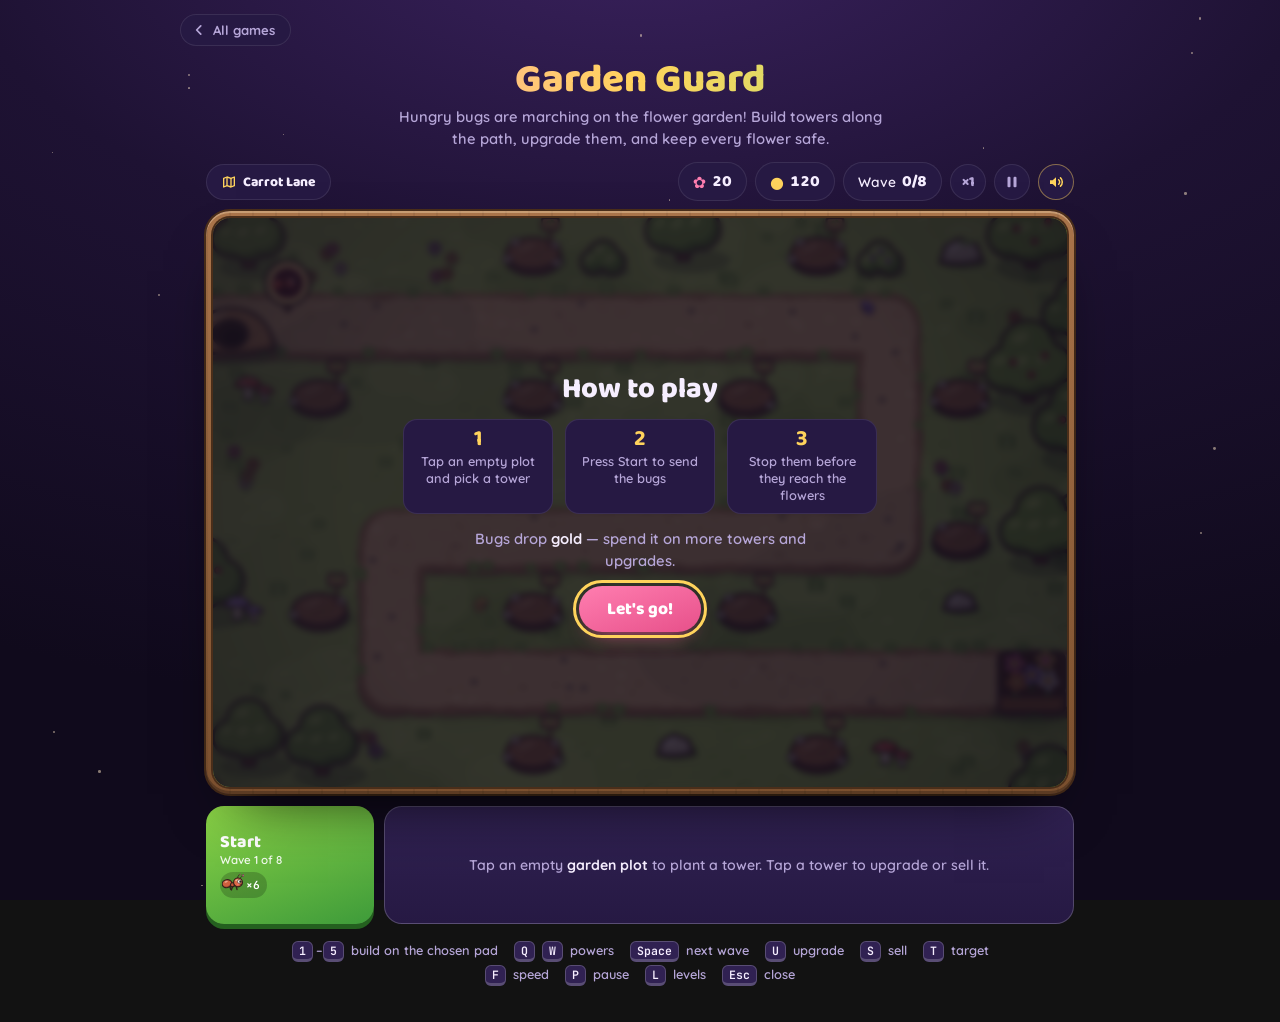
<file: games/garden-guard/index.html>
<!doctype html>
<html lang="en">
<head>
<meta charset="utf-8">
<meta name="viewport" content="width=device-width, initial-scale=1, viewport-fit=cover">
<title>Garden Guard — cosy tower defense</title>
<meta name="description" content="Hungry bugs are marching on the flower garden! Plant pea pods, melon lobbers, frost mints, cacti and sunflowers, call down rain and bees, and keep every flower safe across eight levels. Free tower defense, no sign-up.">
<meta name="theme-color" content="#1E1233">
<link rel="icon" href="/assets/favicon.png">
<link rel="manifest" href="/manifest.webmanifest">
<link rel="apple-touch-icon" href="/assets/favicon.png">
<link rel="canonical" href="https://games.dearcharles.cn/games/garden-guard/">
<meta property="og:type" content="website">
<meta property="og:title" content="Garden Guard — cosy tower defense">
<meta property="og:description" content="Build pea pods and friends along the garden path and stop the hungry bugs before they reach the flowers.">
<meta property="og:url" content="https://games.dearcharles.cn/games/garden-guard/">
<meta property="og:image" content="https://games.dearcharles.cn/games/garden-guard/cover.png">
<meta name="twitter:card" content="summary_large_image">
<link rel="preconnect" href="https://fonts.googleapis.com">
<link rel="preconnect" href="https://fonts.gstatic.com" crossorigin>
<link href="https://fonts.googleapis.com/css2?family=Baloo+2:wght@600;700;800&family=Quicksand:wght@500;600;700&family=JetBrains+Mono:wght@600;700&display=swap" rel="stylesheet">
<link rel="stylesheet" href="style.css">
<script type="module" src="js/main.js"></script>
</head>
<body>

<nav class="site-nav">
  <a href="/">
    <svg viewBox="0 0 24 24" fill="none" aria-hidden="true"><path d="M15 5l-7 7 7 7" stroke="currentColor" stroke-width="3" stroke-linecap="round" stroke-linejoin="round"/></svg>
    All games
  </a>
</nav>

<div id="stars" aria-hidden="true"></div>

<div class="page">
  <header class="hero">
    <h1>Garden Guard</h1>
    <p>Hungry bugs are marching on the flower garden! Build towers along the path, upgrade them, and keep every flower safe.</p>
  </header>

  <div class="hud">
    <button class="pill level-pill" id="levelsBtn" type="button" title="Levels (L)"><svg viewBox="0 0 24 24" aria-hidden="true"><path d="M4 6.5l5-2 6 2 5-2v13l-5 2-6-2-5 2z" fill="none" stroke="currentColor" stroke-width="2" stroke-linejoin="round"/><path d="M9 4.5v13M15 6.5v13" stroke="currentColor" stroke-width="2"/></svg><span id="levelOut">Carrot Lane</span></button>
    <span class="grow"></span>
    <span class="pill stat lives" title="Flowers left"><span class="ico" aria-hidden="true">✿</span><b id="livesOut">20</b></span>
    <span class="pill stat gold" title="Gold"><span class="ico" aria-hidden="true">●</span><b id="goldOut">0</b></span>
    <span class="pill stat wave" title="Wave">Wave <b id="waveOut">0/0</b></span>
    <button class="icon-btn" id="speedBtn" type="button" aria-label="Game speed" title="Speed (F)"><b id="speedOut">×1</b></button>
    <button class="icon-btn" id="pauseBtn" type="button" aria-label="Pause" aria-pressed="false" title="Pause (P)">
      <svg viewBox="0 0 24 24" aria-hidden="true"><rect x="6" y="5" width="4" height="14" rx="1.5" fill="currentColor"/><rect x="14" y="5" width="4" height="14" rx="1.5" fill="currentColor"/></svg>
    </button>
    <button class="icon-btn" id="soundBtn" type="button" aria-label="Sound" aria-pressed="true" title="Sound">
      <svg viewBox="0 0 24 24" fill="none" aria-hidden="true"><path d="M4 9.5h3.5L12 5.5v13l-4.5-4H4z" fill="currentColor"/><path class="on" d="M15.5 9a4 4 0 0 1 0 6M18 6.5a7.5 7.5 0 0 1 0 11" stroke="currentColor" stroke-width="2" stroke-linecap="round"/><path class="off" d="M16 9.5l5 5m0-5l-5 5" stroke="currentColor" stroke-width="2" stroke-linecap="round"/></svg>
    </button>
  </div>

  <div class="board-wrap" id="wrap">
    <canvas id="board" tabindex="0" aria-label="Garden map. Tap an empty garden plot to plant a tower, or tap a tower to upgrade it."></canvas>
    <div class="toast" id="toast" role="status" aria-live="polite"></div>
    <div class="overlay" id="overlay" hidden>
      <h2 id="ovTitle"></h2>
      <div class="ov-pic" id="ovPic" hidden></div>
      <div class="big-stars" id="ovStars" hidden><span>★</span><span>★</span><span>★</span></div>
      <div class="level-map" id="ovLevels" hidden></div>
      <div class="how" id="ovHow" hidden></div>
      <p id="ovMsg"></p>
      <div class="btn-row">
        <button class="cta" id="ovBtn" type="button"></button>
        <button class="cta ghost" id="ovBtn2" type="button" hidden></button>
      </div>
    </div>
  </div>

  <div class="dock">
    <button class="wave-btn" id="waveBtn" type="button">
      <span class="wave-top"><b id="waveBtnLabel">Start</b><small id="waveBtnSub"></small></span>
      <span class="wave-preview" id="wavePreview"></span>
    </button>
    <div class="powers" id="powers" hidden></div>
    <div class="panel" id="panel" aria-live="polite"></div>
  </div>

  <div class="keys-help">
    <span><kbd>1</kbd>–<kbd>5</kbd> build on the chosen pad</span>
    <span><kbd>Q</kbd> <kbd>W</kbd> powers</span>
    <span><kbd>Space</kbd> next wave</span>
    <span><kbd>U</kbd> upgrade</span>
    <span><kbd>S</kbd> sell</span>
    <span><kbd>T</kbd> target</span>
    <span><kbd>F</kbd> speed</span>
    <span><kbd>P</kbd> pause</span>
    <span><kbd>L</kbd> levels</span>
    <span><kbd>Esc</kbd> close</span>
  </div>
  <p class="touch-help">Tip: tap a tower again to close its panel. Turn the phone sideways for a bigger garden.</p>
</div>

<script>if ('serviceWorker' in navigator) window.addEventListener('load', function(){ navigator.serviceWorker.register('/sw.js').catch(function(){}); });</script>
</body>
</html>
</file>
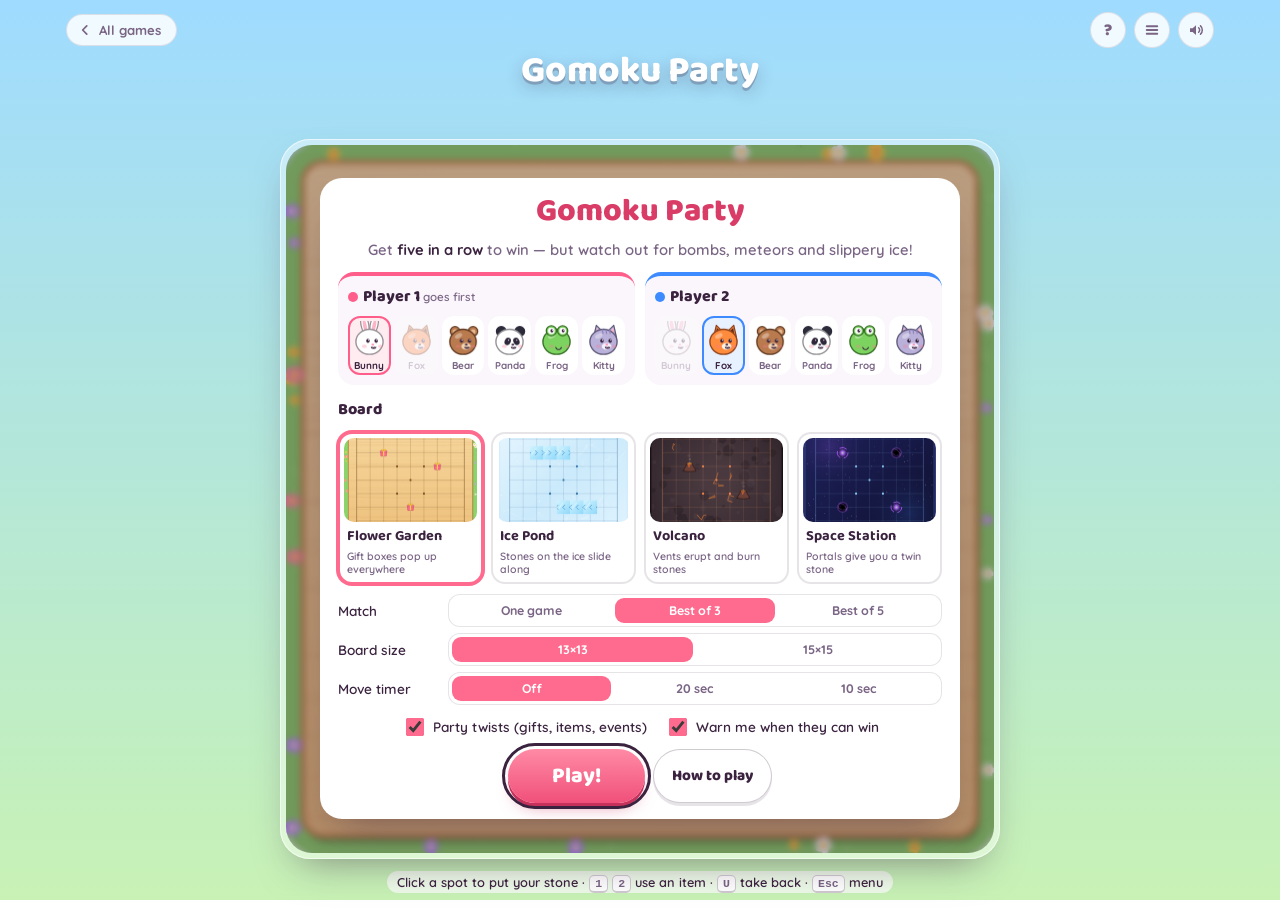
<file: games/gomoku-party/index.html>
<!doctype html>
<html lang="en">
<head>
<meta charset="utf-8">
<meta name="viewport" content="width=device-width, initial-scale=1, viewport-fit=cover">
<title>Gomoku Party — five in a row with bombs, portals and surprises</title>
<meta name="description" content="Five in a row for two players on one screen, with a twist: grab gift boxes for bombs, rocks, paint and shields, and survive meteors, lightning and eruptions on four wild boards — garden, ice pond, volcano and space station.">
<meta name="theme-color" content="#9FDBFF">
<link rel="icon" href="/assets/favicon.png">
<link rel="manifest" href="/manifest.webmanifest">
<link rel="apple-touch-icon" href="/assets/favicon.png">
<link rel="canonical" href="https://games.dearcharles.cn/games/gomoku-party/">
<meta property="og:type" content="website">
<meta property="og:title" content="Gomoku Party — five in a row, party style">
<meta property="og:description" content="Two players, one board, five in a row — plus bombs, portals, meteors and slippery ice.">
<meta property="og:url" content="https://games.dearcharles.cn/games/gomoku-party/">
<meta property="og:image" content="https://games.dearcharles.cn/games/gomoku-party/cover.png">
<meta name="twitter:card" content="summary_large_image">
<link rel="preconnect" href="https://fonts.googleapis.com">
<link rel="preconnect" href="https://fonts.gstatic.com" crossorigin>
<link href="https://fonts.googleapis.com/css2?family=Baloo+2:wght@600;700;800&family=Quicksand:wght@500;600;700&display=swap" rel="stylesheet">
<link rel="stylesheet" href="style.css">
<script type="module" src="js/main.js"></script>
</head>
<body>

<nav class="site-nav">
  <a href="/">
    <svg viewBox="0 0 24 24" fill="none" aria-hidden="true"><path d="M15 5l-7 7 7 7" stroke="currentColor" stroke-width="3" stroke-linecap="round" stroke-linejoin="round"/></svg>
    All games
  </a>
  <span class="grow"></span>
  <button class="icon-btn" id="helpBtn" type="button" aria-label="How to play" title="How to play (H)"><b>?</b></button>
  <button class="icon-btn" id="menuBtn" type="button" aria-label="Menu" title="Menu (Esc)">
    <svg viewBox="0 0 24 24" fill="none" aria-hidden="true"><path d="M5 7h14M5 12h14M5 17h14" stroke="currentColor" stroke-width="2.6" stroke-linecap="round"/></svg>
  </button>
  <button class="icon-btn" id="soundBtn" type="button" aria-label="Sound" aria-pressed="true" title="Sound (M)">
    <svg viewBox="0 0 24 24" fill="none" aria-hidden="true"><path d="M4 9.5h3.5L12 5.5v13l-4.5-4H4z" fill="currentColor"/><path class="on" d="M15.5 9a4 4 0 0 1 0 6M18 6.5a7.5 7.5 0 0 1 0 11" stroke="currentColor" stroke-width="2" stroke-linecap="round"/><path class="off" d="M16 9.5l5 5m0-5l-5 5" stroke="currentColor" stroke-width="2" stroke-linecap="round"/></svg>
  </button>
</nav>

<div class="page">
  <header class="hero"><h1>Gomoku Party</h1></header>

  <div class="status" id="status" aria-live="polite">
    <span class="say" data-hud="say"></span>
    <span class="party" data-hud="party"></span>
  </div>

  <div class="arena" id="arena">
    <section class="panel" data-panel="0" style="--side:var(--p1)" aria-label="Player 1"></section>
    <div class="board-wrap">
      <canvas id="board" aria-label="The game board. Click or tap a spot to put your stone there."></canvas>
      <div class="banner" id="banner" hidden></div>
      <div class="overlay" id="overlay" hidden><div class="card"></div></div>
    </div>
    <section class="panel" data-panel="1" style="--side:var(--p2)" aria-label="Player 2"></section>
  </div>

  <div class="keys-help">
    <span>Click a spot to put your stone · <kbd>1</kbd> <kbd>2</kbd> use an item · <kbd>U</kbd> take back · <kbd>Esc</kbd> menu</span>
  </div>
</div>

<script>if ('serviceWorker' in navigator) window.addEventListener('load', function(){ navigator.serviceWorker.register('/sw.js').catch(function(){}); });</script>
</body>
</html>
</file>
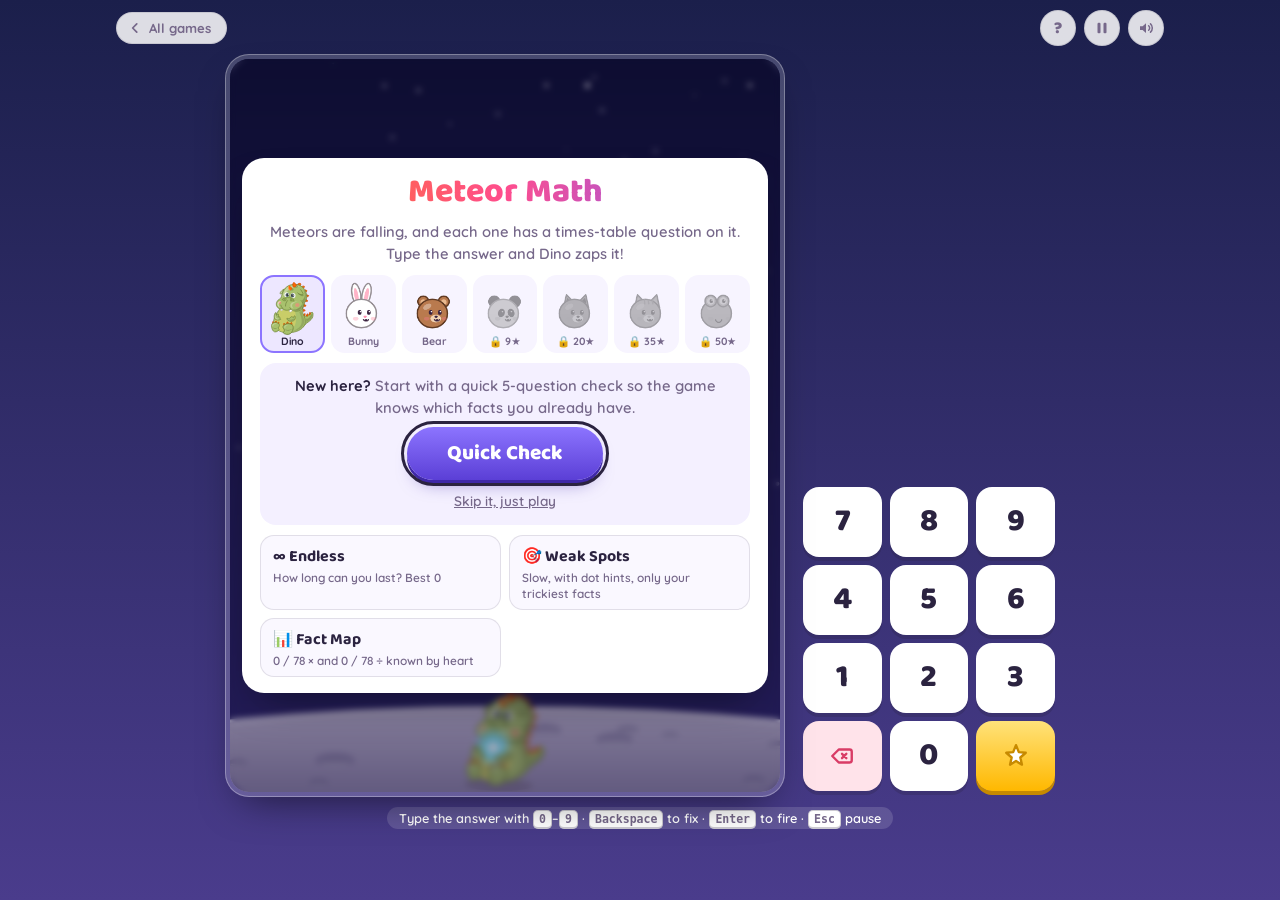
<file: games/meteor-math/index.html>
<!doctype html>
<html lang="en">
<head>
<meta charset="utf-8">
<meta name="viewport" content="width=device-width, initial-scale=1, viewport-fit=cover">
<title>Meteor Math — times tables 1 to 12, arcade style</title>
<meta name="description" content="Meteors are falling, each with a times-table question. Type the answer and Dino zaps it! Practise multiplication and division from 1×1 to 12×12 in four worlds with bosses, UFOs and shooting stars. The game learns which facts are tricky and brings them back.">
<meta name="theme-color" content="#1B1F4B">
<link rel="icon" href="/assets/favicon.png">
<link rel="manifest" href="/manifest.webmanifest">
<link rel="apple-touch-icon" href="/assets/favicon.png">
<link rel="canonical" href="https://games.dearcharles.cn/games/meteor-math/">
<meta property="og:type" content="website">
<meta property="og:title" content="Meteor Math — zap meteors with times tables">
<meta property="og:description" content="Type the answer, zap the meteor: multiplication and division from 1×1 to 12×12, with bosses, UFOs and a fact map for grown-ups.">
<meta property="og:url" content="https://games.dearcharles.cn/games/meteor-math/">
<meta property="og:image" content="https://games.dearcharles.cn/games/meteor-math/cover.png">
<meta name="twitter:card" content="summary_large_image">
<link rel="preconnect" href="https://fonts.googleapis.com">
<link rel="preconnect" href="https://fonts.gstatic.com" crossorigin>
<link href="https://fonts.googleapis.com/css2?family=Baloo+2:wght@600;700;800&family=Quicksand:wght@500;600;700&display=swap" rel="stylesheet">
<link rel="stylesheet" href="style.css">
<script type="module" src="js/main.js"></script>
</head>
<body>

<nav class="site-nav">
  <a href="/">
    <svg viewBox="0 0 24 24" fill="none" aria-hidden="true"><path d="M15 5l-7 7 7 7" stroke="currentColor" stroke-width="3" stroke-linecap="round" stroke-linejoin="round"/></svg>
    All games
  </a>
  <span class="grow"></span>
  <button class="icon-btn" id="helpBtn" type="button" aria-label="How to play" title="How to play (H)"><b>?</b></button>
  <button class="icon-btn" id="menuBtn" type="button" aria-label="Pause and menu" title="Pause (Esc)">
    <svg viewBox="0 0 24 24" fill="none" aria-hidden="true"><rect x="6" y="5" width="4" height="14" rx="1.5" fill="currentColor"/><rect x="14" y="5" width="4" height="14" rx="1.5" fill="currentColor"/></svg>
  </button>
  <button class="icon-btn" id="soundBtn" type="button" aria-label="Sound" aria-pressed="true" title="Sound (M)">
    <svg viewBox="0 0 24 24" fill="none" aria-hidden="true"><path d="M4 9.5h3.5L12 5.5v13l-4.5-4H4z" fill="currentColor"/><path class="on" d="M15.5 9a4 4 0 0 1 0 6M18 6.5a7.5 7.5 0 0 1 0 11" stroke="currentColor" stroke-width="2" stroke-linecap="round"/><path class="off" d="M16 9.5l5 5m0-5l-5 5" stroke="currentColor" stroke-width="2" stroke-linecap="round"/></svg>
  </button>
</nav>

<div class="page">
  <div class="arena">
    <div class="board-wrap">
      <canvas id="board" aria-label="Meteors with times-table questions fall towards a planet. Dino the dragon stands at the bottom; type a meteor's answer to zap it."></canvas>
      <div class="overlay" id="overlay" hidden><div class="card"></div></div>
    </div>
    <div class="keypad" id="keypad" aria-label="Number pad"></div>
  </div>
  <div class="keys-help">
    <span>Type the answer with <kbd>0</kbd>–<kbd>9</kbd> · <kbd>Backspace</kbd> to fix · <kbd>Enter</kbd> to fire · <kbd>Esc</kbd> pause</span>
  </div>
</div>

<script>if ('serviceWorker' in navigator) window.addEventListener('load', function(){ navigator.serviceWorker.register('/sw.js').catch(function(){}); });</script>
</body>
</html>
</file>
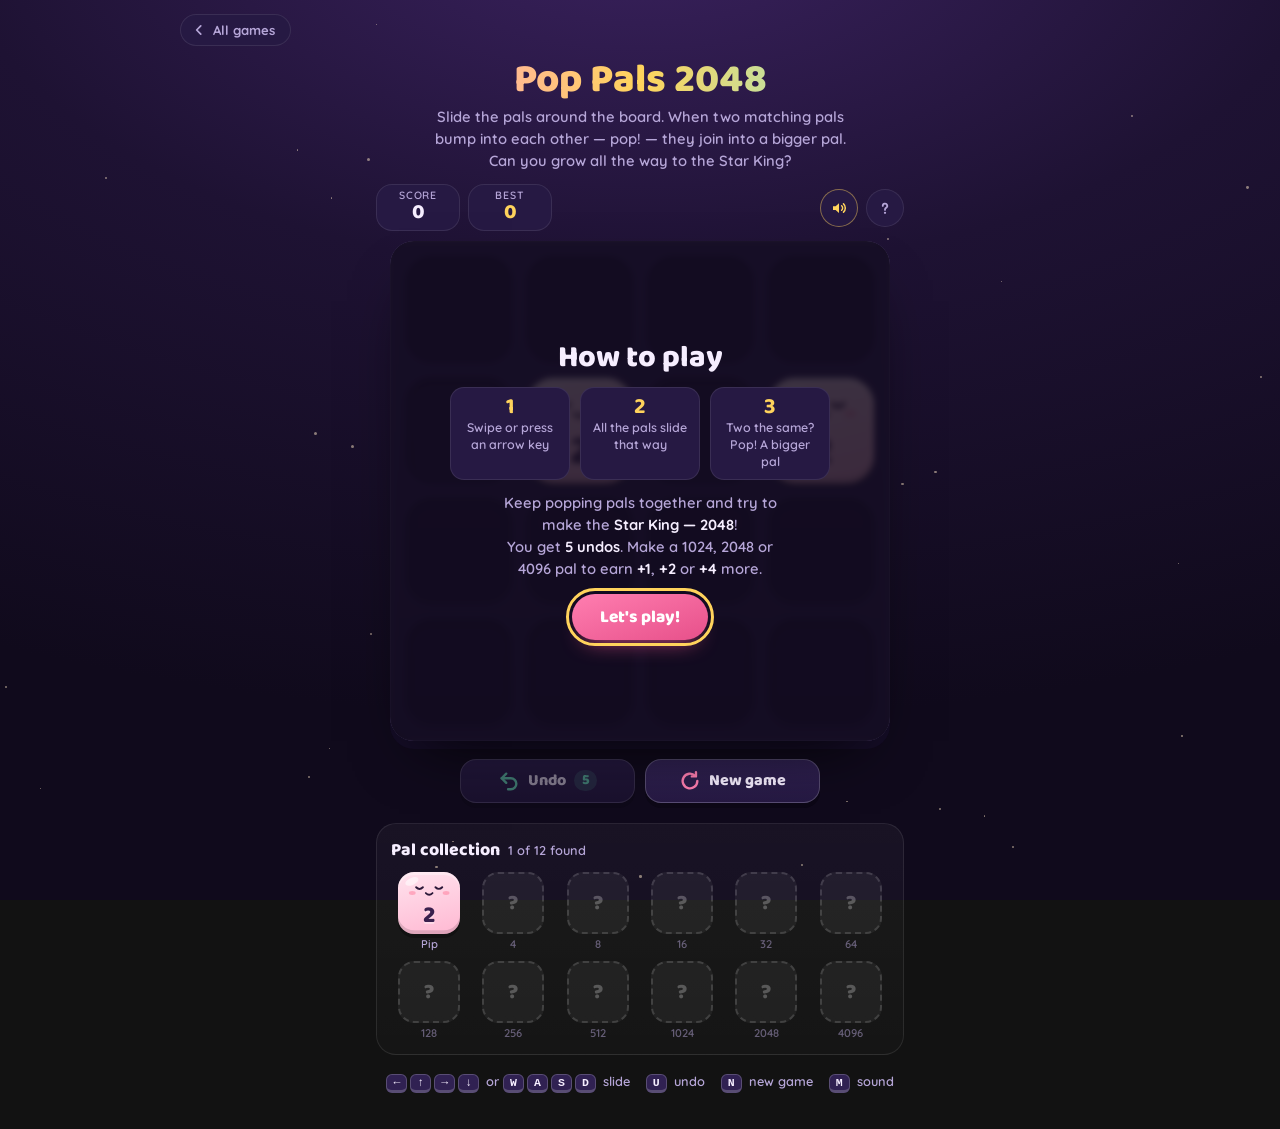
<file: games/pop-pals-2048/index.html>
<!doctype html>
<html lang="en">
<head>
<meta charset="utf-8">
<meta name="viewport" content="width=device-width, initial-scale=1, viewport-fit=cover">
<title>Pop Pals 2048 — the cutest number merge puzzle</title>
<meta name="description" content="Slide the pals around the board. When two matching pals bump into each other — pop! — they join into a bigger pal. Grow all the way to the Star King at 2048. Free, no sign-up.">
<meta name="theme-color" content="#1E1233">
<link rel="icon" href="/assets/favicon.png">
<link rel="manifest" href="/manifest.webmanifest">
<link rel="apple-touch-icon" href="/assets/favicon.png">
<link rel="canonical" href="https://games.dearcharles.cn/games/pop-pals-2048/">
<meta property="og:type" content="website">
<meta property="og:title" content="Pop Pals 2048 — the cutest number merge puzzle">
<meta property="og:description" content="Slide the pals, pop matching ones together and grow all the way to the Star King at 2048.">
<meta property="og:url" content="https://games.dearcharles.cn/games/pop-pals-2048/">
<meta property="og:image" content="https://games.dearcharles.cn/games/pop-pals-2048/cover.png">
<meta name="twitter:card" content="summary_large_image">
<link rel="preconnect" href="https://fonts.googleapis.com">
<link rel="preconnect" href="https://fonts.gstatic.com" crossorigin>
<link href="https://fonts.googleapis.com/css2?family=Baloo+2:wght@600;700;800&family=Quicksand:wght@500;600;700&display=swap" rel="stylesheet">
<style>
  :root{
    --night-black:#100A1C;
    --night-deep:#1E1233;
    --night-glow:#3B2260;
    --panel:#261943;
    --panel-2:#302152;
    --line:rgba(255,255,255,.09);
    --line-strong:rgba(255,255,255,.2);
    --text:#F6EEFF;
    --muted:#B6A6D8;
    --pink:#FF7EB0;
    --pink-2:#E7508A;
    --gold:#FFD35C;
    --mint:#6EE7C0;
    --lilac:#B69CFF;
    --ink:#3A1F4D;
    --display:'Baloo 2', 'PingFang SC', 'Microsoft YaHei', system-ui, sans-serif;
    --body:'Quicksand', 'PingFang SC', 'Microsoft YaHei', system-ui, sans-serif;
    --slide:110ms;
    color-scheme:dark;
  }

  *{ box-sizing:border-box; }
  html,body{ overscroll-behavior:none; }
  body{
    margin:0;
    min-height:100vh;
    color:var(--text);
    font-family:var(--body);
    font-weight:600;
    -webkit-font-smoothing:antialiased;
    background:radial-gradient(120% 90% at 50% -10%, var(--night-glow) 0%, var(--night-deep) 45%, var(--night-black) 100%);
    background-attachment:fixed;
    overflow-x:hidden;
    -webkit-tap-highlight-color:transparent;
  }

  /* twinkling stars, purely decorative */
  #stars{ position:fixed; inset:0; pointer-events:none; z-index:0; overflow:hidden; }
  #stars i{ position:absolute; display:block; border-radius:50%; background:#FFE9C7; opacity:.5; }
  @media (prefers-reduced-motion:no-preference){
    #stars i{ animation:twinkle 3.6s ease-in-out infinite; }
  }
  @keyframes twinkle{ 0%,100%{ opacity:.15; } 50%{ opacity:.75; } }

  /* particles + confetti fly over everything */
  #fx{ position:fixed; inset:0; width:100%; height:100%; pointer-events:none; z-index:30; }

  .site-nav{
    position:relative; z-index:3;
    max-width:960px; margin:0 auto; padding:14px 20px 0;
    display:flex; align-items:center; gap:8px;
  }
  .site-nav a{
    display:inline-flex; align-items:center; gap:7px;
    text-decoration:none; color:var(--muted);
    font-weight:700; font-size:.82rem;
    background:var(--panel); border:1px solid var(--line);
    border-radius:999px; padding:7px 15px 7px 11px;
    transition:transform .15s ease, color .15s ease, border-color .15s ease;
  }
  .site-nav a:hover{ transform:translateX(-2px); color:var(--text); border-color:var(--line-strong); }
  .site-nav a:focus-visible{ outline:2px solid var(--pink); outline-offset:2px; }
  .site-nav svg{ width:14px; height:14px; }

  .page{ position:relative; z-index:1; max-width:560px; margin:0 auto; padding:6px 16px 40px; }

  .hero{ text-align:center; margin:6px 0 12px; }
  .hero h1{
    font-family:var(--display); font-weight:800;
    font-size:clamp(1.7rem, 5vw, 2.5rem); line-height:1.1; margin:0 0 4px;
    background:linear-gradient(90deg, #FF9FC8, var(--gold) 50%, #8FE9D6);
    -webkit-background-clip:text; background-clip:text; color:transparent;
  }
  .hero p{ margin:0 auto; max-width:46ch; color:var(--muted); font-size:.92rem; line-height:1.5; }

  /* ---------- top bar ---------- */
  .hud{ display:flex; align-items:center; gap:8px; margin:0 0 10px; }
  .hud .grow{ flex:1; }
  .score-box{
    position:relative;
    display:flex; flex-direction:column; align-items:center; justify-content:center;
    min-width:84px; padding:4px 14px 5px;
    background:var(--panel); border:1px solid var(--line); border-radius:16px;
  }
  .score-box small{ font-size:.66rem; letter-spacing:.08em; text-transform:uppercase; color:var(--muted); line-height:1.2; }
  .score-box b{ font-family:var(--display); font-weight:800; font-size:1.3rem; line-height:1.1; font-variant-numeric:tabular-nums; }
  .score-box.best b{ color:var(--gold); }
  .score-box.bump b{ animation:bump .32s cubic-bezier(.3,1.6,.5,1); }
  @keyframes bump{ 0%{ transform:scale(1); } 40%{ transform:scale(1.25); } 100%{ transform:scale(1); } }
  .floater{
    position:absolute; left:50%; top:4px; transform:translateX(-50%);
    font-family:var(--display); font-weight:800; font-size:1.05rem; color:var(--mint);
    pointer-events:none; white-space:nowrap;
    animation:floatUp .8s ease-out forwards;
  }
  @keyframes floatUp{ from{ opacity:1; transform:translate(-50%, 0); } to{ opacity:0; transform:translate(-50%, -34px); } }

  .icon-btn{
    font:inherit; cursor:pointer; width:38px; height:38px; border-radius:50%; flex:none;
    display:inline-flex; align-items:center; justify-content:center;
    color:var(--muted); background:var(--panel); border:1px solid var(--line);
    transition:color .15s ease, border-color .15s ease;
  }
  .icon-btn:hover{ color:var(--text); border-color:var(--line-strong); }
  .icon-btn:focus-visible{ outline:2px solid var(--gold); outline-offset:2px; }
  .icon-btn[aria-pressed="true"]{ color:var(--gold); border-color:rgba(255,211,92,.45); }
  .icon-btn svg{ width:18px; height:18px; }

  /* ---------- board ---------- */
  .board-wrap{
    position:relative;
    width:100%; max-width:min(500px, calc(100vh - 250px)); min-width:260px;
    margin:0 auto;
    touch-action:none; user-select:none; -webkit-user-select:none;
  }
  .board{
    position:relative; width:100%; aspect-ratio:1/1;
    border-radius:24px;
    background:linear-gradient(180deg, #34245A, #291C47);
    border:1px solid var(--line-strong);
    box-shadow:0 30px 60px -30px rgba(0,0,0,.9), inset 0 1px 0 rgba(255,255,255,.08), 0 8px 0 #150D27;
    outline:none;
  }
  .board:focus-visible{ box-shadow:0 0 0 3px var(--gold), 0 8px 0 #150D27; }
  .cell, .tile{ position:absolute; left:3%; top:3%; width:21.25%; height:21.25%; }
  .cell{
    border-radius:24%;
    background:rgba(10,5,22,.35);
    box-shadow:inset 0 3px 6px rgba(0,0,0,.3);
    transform:translate(calc(var(--x) * 114.1176%), calc(var(--y) * 114.1176%));
  }
  .tile{
    container-type:inline-size;
    transform:translate(calc(var(--x) * 114.1176%), calc(var(--y) * 114.1176%));
    transition:transform var(--slide) cubic-bezier(.25,.8,.35,1);
    z-index:2;
  }
  .tile.merged{ z-index:3; }
  .tile.leaving{ z-index:1; }

  .pal{
    position:relative; width:100%; height:100%;
    border-radius:26%;
    background:linear-gradient(165deg, var(--c1), var(--c2));
    color:var(--fg, var(--ink));
    box-shadow:
      inset 0 -6cqw 0 rgba(0,0,0,.13),
      inset 0 5cqw 0 rgba(255,255,255,.32),
      0 4px 0 rgba(0,0,0,.28);
  }
  /* a shiny highlight in the top-left corner */
  .pal::before{
    content:""; position:absolute; left:12%; top:9%; width:22%; height:12%;
    border-radius:50%; background:rgba(255,255,255,.55); transform:rotate(-24deg);
  }
  .face{ position:absolute; left:11%; top:11%; width:78%; height:auto; overflow:visible; }
  .num{
    position:absolute; left:0; right:0; top:44%; bottom:4%;
    display:flex; align-items:center; justify-content:center;
    font-family:var(--display); font-weight:800; line-height:1;
    font-size:24px; font-size:38cqw;
    letter-spacing:-.02em;
    text-shadow:0 2px 0 rgba(255,255,255,.35);
  }
  .pal.dark .num{ text-shadow:0 2px 0 rgba(0,0,0,.25); }
  .num.d3{ font-size:20px; font-size:31cqw; }
  .num.d4{ font-size:16px; font-size:25cqw; }
  .num.d5{ font-size:13px; font-size:20cqw; }

  .eye-look{ transition:transform .16s ease; }
  .board[data-look="left"]  .eye-look{ transform:translate(-3px, 0); }
  .board[data-look="right"] .eye-look{ transform:translate(3px, 0); }
  .board[data-look="up"]    .eye-look{ transform:translate(0, -3px); }
  .board[data-look="down"]  .eye-look{ transform:translate(0, 3px); }
  .eyes{ transform-box:fill-box; transform-origin:50% 50%; }
  .mouth{ transform-box:fill-box; transform-origin:50% 50%; transition:transform .3s ease; }
  .board.sad .mouth{ transform:scaleY(-1) translateY(-3px); }

  /* tiers: colours of each pal */
  .v2   { --c1:#FFE3EE; --c2:#FFB8D2; }
  .v4   { --c1:#FFE6C7; --c2:#FFC28A; }
  .v8   { --c1:#FFF6B8; --c2:#FFD95C; }
  .v16  { --c1:#C9F8E3; --c2:#6EE7C0; }
  .v32  { --c1:#C3E8FF; --c2:#6CC4FF; }
  .v64  { --c1:#FFC98C; --c2:#FF8A3D; }
  .v128 { --c1:#DCCBFF; --c2:#A07CFF; }
  .v256 { --c1:#FFA9D2; --c2:#FF4F9A; --fg:#fff; }
  .v512 { --c1:#7DEDE6; --c2:#16AFC4; --fg:#fff; }
  .v1024{ --c1:#FF9AA2; --c2:#7C8BFF; --fg:#fff; }
  .v2048{ --c1:#FFEB99; --c2:#FFB300; }
  .vbig { --c1:#6A4BD6; --c2:#25124F; --fg:#fff; }
  .v1024 .pal{ background:linear-gradient(135deg, #FF8FA3, #FFC56B 25%, #8EE6A8 50%, #7EC8FF 75%, #B892FF); }
  .v128 .pal, .v256 .pal, .v512 .pal, .v1024 .pal{ box-shadow:inset 0 -6cqw 0 rgba(0,0,0,.13), inset 0 5cqw 0 rgba(255,255,255,.32), 0 4px 0 rgba(0,0,0,.28), 0 0 18px -2px var(--c2); }
  .v2048 .pal, .vbig .pal{ box-shadow:inset 0 -6cqw 0 rgba(0,0,0,.13), inset 0 5cqw 0 rgba(255,255,255,.4), 0 4px 0 rgba(0,0,0,.28), 0 0 26px 2px rgba(255,200,60,.7); }
  .crown{ position:absolute; left:28%; top:-24%; width:44%; overflow:visible; filter:drop-shadow(0 2px 0 rgba(0,0,0,.25)); }
  .sparkle{ position:absolute; width:16%; color:#fff; opacity:0; pointer-events:none; }
  .sparkle.s1{ right:4%; top:6%; }
  .sparkle.s2{ left:5%; bottom:10%; width:11%; }

  @media (prefers-reduced-motion:no-preference){
    .eyes{ animation:blink 4.6s infinite; animation-delay:var(--blink, 0s); }
    .tile.new .pal{ animation:appear .26s cubic-bezier(.3,1.5,.5,1) both; animation-delay:calc(var(--slide) * .6); }
    .tile.merged .pal{ animation:jelly .42s ease-out both; }
    .tile.merged.big .pal{ animation:jellyBig .6s ease-out both; }
    .sparkle{ animation:sparkle 2.4s ease-in-out infinite; }
    .sparkle.s2{ animation-delay:1.2s; }
    .v2048 .crown, .vbig .crown{ animation:crownBob 2s ease-in-out infinite; }
    .board.shake{ animation:shake .42s ease-out; }
    .board.nudge-left { animation:nudgeL .22s ease-out; }
    .board.nudge-right{ animation:nudgeR .22s ease-out; }
    .board.nudge-up   { animation:nudgeU .22s ease-out; }
    .board.nudge-down { animation:nudgeD .22s ease-out; }
  }
  @keyframes blink{ 0%,92%,100%{ transform:scaleY(1); } 95%{ transform:scaleY(.1); } }
  @keyframes appear{ 0%{ transform:scale(0) rotate(-20deg); } 70%{ transform:scale(1.12) rotate(4deg); } 100%{ transform:scale(1) rotate(0); } }
  @keyframes jelly{
    0%{ transform:scale(.7); }
    30%{ transform:scale(1.28, .82); }
    50%{ transform:scale(.88, 1.14); }
    70%{ transform:scale(1.06, .95); }
    100%{ transform:scale(1); }
  }
  @keyframes jellyBig{
    0%{ transform:scale(.5) rotate(-10deg); }
    25%{ transform:scale(1.42, .78) rotate(6deg); }
    45%{ transform:scale(.84, 1.22) rotate(-4deg); }
    65%{ transform:scale(1.1, .93) rotate(2deg); }
    82%{ transform:scale(.97, 1.03); }
    100%{ transform:scale(1); }
  }
  @keyframes sparkle{ 0%,100%{ opacity:0; transform:scale(.4) rotate(0); } 50%{ opacity:1; transform:scale(1) rotate(45deg); } }
  @keyframes crownBob{ 0%,100%{ transform:translateY(0) rotate(-4deg); } 50%{ transform:translateY(-6%) rotate(4deg); } }
  @keyframes shake{
    0%,100%{ transform:translate(0,0); }
    15%{ transform:translate(-7px, 3px) rotate(-.6deg); }
    30%{ transform:translate(6px, -4px) rotate(.5deg); }
    45%{ transform:translate(-5px, 2px); }
    60%{ transform:translate(4px, -2px); }
    80%{ transform:translate(-2px, 1px); }
  }
  @keyframes nudgeL{ 40%{ transform:translateX(-7px); } }
  @keyframes nudgeR{ 40%{ transform:translateX(7px); } }
  @keyframes nudgeU{ 40%{ transform:translateY(-7px); } }
  @keyframes nudgeD{ 40%{ transform:translateY(7px); } }

  /* "Double!" "Triple!" pop words */
  .combo{
    position:absolute; left:50%; top:50%; z-index:6;
    font-family:var(--display); font-weight:800; font-size:clamp(2rem, 9vw, 3.2rem);
    color:#fff; white-space:nowrap; pointer-events:none;
    -webkit-text-stroke:2px rgba(58,31,77,.55);
    text-shadow:0 4px 0 #E7508A, 0 0 24px rgba(255,126,176,.8);
    animation:comboPop 1s cubic-bezier(.3,1.5,.5,1) forwards;
  }
  @keyframes comboPop{
    0%{ opacity:0; transform:translate(-50%,-50%) scale(.2) rotate(-14deg); }
    25%{ opacity:1; transform:translate(-50%,-50%) scale(1.15) rotate(4deg); }
    40%{ transform:translate(-50%,-50%) scale(1) rotate(-2deg); }
    75%{ opacity:1; transform:translate(-50%,-60%) scale(1); }
    100%{ opacity:0; transform:translate(-50%,-80%) scale(.9); }
  }

  /* "New pal!" card */
  .pal-card{
    position:absolute; left:50%; top:-12px; z-index:7;
    display:flex; align-items:center; gap:12px;
    padding:10px 18px 10px 10px;
    background:linear-gradient(160deg, #3E2A6B, #2A1B4C);
    border:2px solid var(--gold); border-radius:20px;
    box-shadow:0 18px 40px -12px rgba(0,0,0,.8), 0 0 30px -6px rgba(255,211,92,.6);
    pointer-events:none; white-space:nowrap;
    transform:translate(-50%, -20px) scale(.6); opacity:0;
    transition:transform .4s cubic-bezier(.3,1.6,.5,1), opacity .25s ease;
  }
  .pal-card.show{ transform:translate(-50%, 0) scale(1); opacity:1; }
  .pal-card .mini{ width:58px; height:58px; position:relative; container-type:inline-size; flex:none; }
  .pal-card small{ display:block; font-size:.7rem; letter-spacing:.1em; text-transform:uppercase; color:var(--gold); }
  .pal-card b{ display:block; font-family:var(--display); font-weight:800; font-size:1.35rem; line-height:1.1; }
  .pal-card span{ display:block; font-size:.78rem; color:var(--muted); }

  .overlay{
    position:absolute; inset:0; z-index:8;
    display:flex; flex-direction:column; align-items:center; justify-content:center; gap:10px;
    text-align:center; padding:18px;
    border-radius:24px;
    background:rgba(16,10,28,.82);
    -webkit-backdrop-filter:blur(3px); backdrop-filter:blur(3px);
    animation:fadeIn .3s ease;
  }
  .overlay[hidden]{ display:none; }
  @keyframes fadeIn{ from{ opacity:0; } to{ opacity:1; } }
  .overlay h2{ margin:0; font-family:var(--display); font-weight:800; font-size:1.9rem; line-height:1.1; }
  .overlay p{ margin:0; color:var(--muted); font-size:.92rem; line-height:1.5; max-width:32ch; }
  .overlay p b{ color:var(--text); }
  .ov-pal{ width:86px; height:86px; position:relative; container-type:inline-size; margin:6px 0 2px; }
  .ov-pal[hidden]{ display:none; }
  @media (prefers-reduced-motion:no-preference){
    .ov-pal .pal{ animation:jellyBig .7s ease-out both, floaty 2.4s ease-in-out .7s infinite; }
  }
  @keyframes floaty{ 0%,100%{ transform:translateY(0); } 50%{ transform:translateY(-6px); } }
  .how{ display:flex; gap:10px; justify-content:center; flex-wrap:wrap; margin:2px 0; }
  .how[hidden]{ display:none; }
  .how div{
    background:var(--panel); border:1px solid var(--line); border-radius:14px;
    padding:8px 10px; font-size:.78rem; color:var(--muted); max-width:120px; line-height:1.35;
  }
  .how b{ display:block; font-family:var(--display); font-size:1.4rem; color:var(--gold); line-height:1; margin-bottom:2px; }
  .btn-row{ display:flex; gap:10px; flex-wrap:wrap; justify-content:center; margin-top:4px; }
  .cta{
    font:inherit; cursor:pointer; border:0;
    font-family:var(--display); font-weight:800; font-size:1.08rem;
    color:#fff; padding:9px 28px; border-radius:999px;
    background:linear-gradient(160deg, var(--pink), var(--pink-2));
    box-shadow:0 12px 22px -12px rgba(231,80,138,.95);
    transition:transform .15s ease;
  }
  .cta:hover{ transform:translateY(-1px) scale(1.03); }
  .cta:focus-visible{ outline:3px solid var(--gold); outline-offset:3px; }
  .cta.ghost{ background:transparent; border:1px solid var(--line-strong); box-shadow:none; font-size:.92rem; padding:8px 20px; }
  .cta[hidden]{ display:none; }

  /* ---------- tools ---------- */
  .tools{ display:grid; grid-template-columns:repeat(2, 1fr); gap:10px; margin:18px auto 0; max-width:360px; }
  .tool{
    font:inherit; cursor:pointer;
    display:flex; align-items:center; justify-content:center; gap:8px;
    color:var(--text); background:linear-gradient(180deg, var(--panel-2), var(--panel));
    border:1px solid var(--line-strong); border-radius:16px;
    padding:10px 8px;
    box-shadow:0 5px 0 #0C0716;
    transition:transform .06s ease, box-shadow .06s ease, opacity .15s ease;
    touch-action:manipulation;
  }
  .tool:active{ transform:translateY(4px); box-shadow:0 1px 0 #0C0716; }
  .tool:focus-visible{ outline:2px solid var(--gold); outline-offset:2px; }
  .tool svg{ width:22px; height:22px; }
  .tool b{ font-family:var(--display); font-weight:800; font-size:1rem; line-height:1.2; }
  .tool:disabled{ opacity:.45; cursor:default; }
  .tool:disabled:active{ transform:none; box-shadow:0 5px 0 #0C0716; }
  .tool.undo{ position:relative; }
  .tool.undo svg{ color:var(--mint); }
  .tool .left{
    min-width:1.6em; padding:1px 7px; border-radius:999px;
    background:rgba(110,231,192,.18); color:var(--mint);
    font-family:var(--display); font-weight:800; font-size:.9rem; line-height:1.3;
  }
  .tool.gain{ animation:undoGain .7s ease-out; }
  @keyframes undoGain{ 30%{ transform:scale(1.12); box-shadow:0 5px 0 #0C0716, 0 0 22px var(--mint); } }
  .tool.fresh svg{ color:var(--pink); }

  /* ---------- pal collection ---------- */
  .collection{
    margin:20px auto 0; padding:12px 14px 14px;
    background:linear-gradient(180deg, rgba(255,255,255,.04), rgba(255,255,255,.015));
    border:1px solid var(--line); border-radius:20px;
  }
  .collection h2{
    margin:0 0 8px; display:flex; align-items:baseline; gap:8px;
    font-family:var(--display); font-weight:800; font-size:1.1rem;
  }
  .collection h2 span{ font-family:var(--body); font-weight:600; font-size:.8rem; color:var(--muted); }
  .pal-grid{ display:grid; grid-template-columns:repeat(6, 1fr); gap:10px 8px; }
  .slot{ display:flex; flex-direction:column; align-items:center; gap:3px; min-width:0; }
  .slot .mini{ width:100%; max-width:62px; aspect-ratio:1/1; position:relative; container-type:inline-size; }
  .slot em{ font-style:normal; font-size:.7rem; color:var(--muted); white-space:nowrap; overflow:hidden; text-overflow:ellipsis; max-width:100%; }
  .slot.locked .mini{
    border-radius:26%; background:rgba(255,255,255,.05); border:2px dashed rgba(255,255,255,.14);
    display:flex; align-items:center; justify-content:center;
    font-family:var(--display); font-weight:800; font-size:1.3rem; color:rgba(255,255,255,.25);
  }
  .slot.locked em{ opacity:.5; }

  .keys-help{
    margin:18px auto 0;
    display:flex; flex-wrap:wrap; justify-content:center; gap:8px 16px;
    font-size:.8rem; color:var(--muted);
  }
  .keys-help kbd{
    font-family:ui-monospace, monospace; font-size:.72rem; color:var(--text);
    background:var(--panel-2); border:1px solid var(--line-strong); border-bottom-width:3px;
    border-radius:6px; padding:1px 6px; margin-right:3px;
  }
  .touch-help{ display:none; text-align:center; font-size:.8rem; color:var(--muted); margin:14px auto 0; max-width:44ch; line-height:1.5; }
  @media (hover:none) and (pointer:coarse){
    .keys-help{ display:none; }
    .touch-help{ display:block; }
  }

  @media (max-width:560px){
    .page{ padding:4px 12px 30px; }
    .hero p{ display:none; }
    .hud{ gap:6px; }
    .score-box{ min-width:70px; padding:3px 10px 4px; }
    .score-box b{ font-size:1.12rem; }
    .icon-btn{ width:34px; height:34px; }
    .overlay h2{ font-size:1.5rem; }
    .pal-grid{ gap:8px 6px; }
  }
</style>
</head>
<body>

<nav class="site-nav">
  <a href="/">
    <svg viewBox="0 0 24 24" fill="none" aria-hidden="true"><path d="M15 5l-7 7 7 7" stroke="currentColor" stroke-width="3" stroke-linecap="round" stroke-linejoin="round"/></svg>
    All games
  </a>
</nav>

<div id="stars" aria-hidden="true"></div>
<canvas id="fx" aria-hidden="true"></canvas>

<div class="page">
  <header class="hero">
    <h1>Pop Pals 2048</h1>
    <p>Slide the pals around the board. When two matching pals bump into each other — pop! — they join into a bigger pal. Can you grow all the way to the Star King?</p>
  </header>

  <div class="hud">
    <div class="score-box" id="scoreBox"><small>Score</small><b id="scoreOut">0</b></div>
    <div class="score-box best" id="bestBox"><small>Best</small><b id="bestOut">0</b></div>
    <span class="grow"></span>
    <button class="icon-btn" id="soundBtn" type="button" aria-label="Sound" aria-pressed="true">
      <svg viewBox="0 0 24 24" fill="none" aria-hidden="true"><path d="M4 9.5h3.5L12 5.5v13l-4.5-4H4z" fill="currentColor"/><path id="soundWaves" d="M15.5 9a4 4 0 0 1 0 6M18 6.5a7.5 7.5 0 0 1 0 11" stroke="currentColor" stroke-width="2" stroke-linecap="round"/><path id="soundOff" d="M16 9.5l5 5m0-5l-5 5" stroke="currentColor" stroke-width="2" stroke-linecap="round" style="display:none"/></svg>
    </button>
    <button class="icon-btn" id="helpBtn" type="button" aria-label="How to play">
      <svg viewBox="0 0 24 24" fill="none" aria-hidden="true"><path d="M9 9.2a3 3 0 1 1 4.4 2.6c-.9.5-1.4 1.1-1.4 2.1v.6" stroke="currentColor" stroke-width="2.4" stroke-linecap="round"/><circle cx="12" cy="18.4" r="1.5" fill="currentColor"/></svg>
    </button>
  </div>

  <div class="board-wrap" id="wrap">
    <div class="board" id="board" tabindex="0" role="application" aria-label="Game board. Use the arrow keys or swipe to slide the pals." aria-describedby="status"></div>
    <div class="pal-card" id="palCard" aria-hidden="true">
      <div class="mini" id="palCardMini"></div>
      <div><small id="palCardKicker">New pal!</small><b id="palCardName">Mochi</b><span id="palCardNum">made 8</span></div>
    </div>
    <div class="overlay" id="overlay" hidden>
      <div class="ov-pal" id="ovPal" hidden></div>
      <h2 id="ovTitle">How to play</h2>
      <div class="how" id="ovHow">
        <div><b>1</b>Swipe or press an arrow key</div>
        <div><b>2</b>All the pals slide that way</div>
        <div><b>3</b>Two the same? Pop! A bigger pal</div>
      </div>
      <p id="ovMsg">Keep popping pals together and try to make the <b>Star King — 2048</b>!</p>
      <div class="btn-row">
        <button class="cta" id="ovBtn" type="button">Let's play!</button>
        <button class="cta ghost" id="ovBtn2" type="button" hidden>New game</button>
      </div>
    </div>
  </div>
  <p id="status" class="sr-only" role="status" aria-live="polite" style="position:absolute;width:1px;height:1px;overflow:hidden;clip:rect(0 0 0 0)"></p>

  <div class="tools">
    <button class="tool undo" id="undoBtn" type="button">
      <svg viewBox="0 0 24 24" fill="none" aria-hidden="true"><path d="M9 14L4 9l5-5" stroke="currentColor" stroke-width="2.6" stroke-linecap="round" stroke-linejoin="round"/><path d="M4 9h10a6 6 0 0 1 0 12h-3" stroke="currentColor" stroke-width="2.6" stroke-linecap="round"/></svg>
      <b>Undo</b>
      <span class="left" id="undoLeft" aria-label="undos left">5</span>
    </button>
    <button class="tool fresh" id="newBtn" type="button">
      <svg viewBox="0 0 24 24" fill="none" aria-hidden="true"><path d="M20 12a8 8 0 1 1-2.34-5.66" stroke="currentColor" stroke-width="2.6" stroke-linecap="round"/><path d="M18.5 2.5v4.5H14" stroke="currentColor" stroke-width="2.6" stroke-linecap="round" stroke-linejoin="round"/></svg>
      <b>New game</b>
    </button>
  </div>

  <section class="collection" aria-labelledby="colTitle">
    <h2 id="colTitle">Pal collection <span id="colCount">0 of 12 found</span></h2>
    <div class="pal-grid" id="palGrid"></div>
  </section>

  <div class="keys-help">
    <span><kbd>←</kbd><kbd>↑</kbd><kbd>→</kbd><kbd>↓</kbd> or <kbd>W</kbd><kbd>A</kbd><kbd>S</kbd><kbd>D</kbd> slide</span>
    <span><kbd>U</kbd> undo</span>
    <span><kbd>N</kbd> new game</span>
    <span><kbd>M</kbd> sound</span>
  </div>
  <p class="touch-help">Swipe anywhere on the board to slide all the pals. Two matching pals that bump together pop into a bigger one!</p>
</div>

<script>
(function(){
  "use strict";

  var REDUCED_MOTION = window.matchMedia && window.matchMedia('(prefers-reduced-motion: reduce)').matches;
  var SIZE = 4;
  var SLIDE_MS = REDUCED_MOTION ? 0 : 110;
  var SAVE_KEY = 'pop-pals-2048-v1';

  /* ---------- decorative stars ---------- */
  (function(){
    var field = document.getElementById('stars');
    for (var i = 0; i < 40; i++){
      var s = document.createElement('i');
      var size = 1 + Math.random() * 2.2;
      s.style.left = (Math.random() * 100) + '%';
      s.style.top = (Math.random() * 100) + '%';
      s.style.width = s.style.height = size + 'px';
      s.style.animationDelay = (Math.random() * 3.6) + 's';
      field.appendChild(s);
    }
  })();

  /* ---------- the pals ---------- */
  // eyes: sleepy | dot | big | star | heart;  mouth: smile | open | o
  var PALS = {
    2:    { name:'Pip',       eyes:'sleepy', mouth:'smile', fx:['#FFB8D2','#FFE3EE'] },
    4:    { name:'Bean',      eyes:'dot',    mouth:'smile', fx:['#FFC28A','#FFE6C7'] },
    8:    { name:'Mochi',     eyes:'dot',    mouth:'o',     fx:['#FFD95C','#FFF6B8'] },
    16:   { name:'Puff',      eyes:'big',    mouth:'smile', fx:['#6EE7C0','#C9F8E3'] },
    32:   { name:'Jelly',     eyes:'big',    mouth:'open',  fx:['#6CC4FF','#C3E8FF'] },
    64:   { name:'Sunny',     eyes:'big',    mouth:'open',  fx:['#FF8A3D','#FFC98C','#FFD35C'] },
    128:  { name:'Bubbles',   eyes:'big',    mouth:'o',     fx:['#A07CFF','#DCCBFF','#ffffff'] },
    256:  { name:'Sparkle',   eyes:'star',   mouth:'open',  fx:['#FF4F9A','#FFA9D2','#FFD35C'] },
    512:  { name:'Comet',     eyes:'big',    mouth:'open',  fx:['#16AFC4','#7DEDE6','#ffffff'] },
    1024: { name:'Rainbow',   eyes:'heart',  mouth:'open',  fx:['#FF8FA3','#FFC56B','#8EE6A8','#7EC8FF','#B892FF'] },
    2048: { name:'Star King', eyes:'star',   mouth:'open',  fx:['#FFD35C','#FFB300','#ffffff','#FF7EB0'] },
    4096: { name:'Galaxy',    eyes:'big',    mouth:'open',  fx:['#B69CFF','#6EE7C0','#FFD35C','#FF7EB0','#ffffff'] }
  };
  var PAL_VALUES = [2,4,8,16,32,64,128,256,512,1024,2048,4096];
  function palFor(v){ return PALS[v] || PALS[4096]; }
  function tierClass(v){ return v > 2048 ? 'vbig' : 'v' + v; }

  var SVGNS = 'http://www.w3.org/2000/svg';
  var INK = '#2B1838';

  function eyesSvg(type){
    var L = 30, R = 70, Y = 17;
    function both(fn){ return fn(L) + fn(R); }
    switch (type){
      case 'sleepy':
        return '<g class="eyes">' + both(function(x){
          return '<path d="M' + (x-7) + ' ' + Y + ' Q' + x + ' ' + (Y+7) + ' ' + (x+7) + ' ' + Y + '" stroke="' + INK + '" stroke-width="4" stroke-linecap="round" fill="none"/>';
        }) + '</g>';
      case 'dot':
        return '<g class="eyes"><g class="eye-look">' + both(function(x){
          return '<circle cx="' + x + '" cy="' + Y + '" r="5.5" fill="' + INK + '"/><circle cx="' + (x+1.8) + '" cy="' + (Y-2) + '" r="1.8" fill="#fff"/>';
        }) + '</g></g>';
      case 'big':
        return '<g class="eyes">' + both(function(x){
          return '<ellipse cx="' + x + '" cy="' + Y + '" rx="9" ry="10" fill="#fff"/>';
        }) + '<g class="eye-look">' + both(function(x){
          return '<circle cx="' + x + '" cy="' + (Y+1) + '" r="6" fill="' + INK + '"/><circle cx="' + (x+2.2) + '" cy="' + (Y-2) + '" r="2.2" fill="#fff"/>';
        }) + '</g></g>';
      case 'star':
        return '<g class="eyes"><g class="eye-look">' + both(function(x){
          return '<path transform="translate(' + x + ' ' + Y + ')" d="M0 -10 L2.9 -3.2 L10 -3.1 L4.4 1.6 L6.2 8.8 L0 4.8 L-6.2 8.8 L-4.4 1.6 L-10 -3.1 L-2.9 -3.2 Z" fill="' + INK + '"/>';
        }) + '</g></g>';
      case 'heart':
        return '<g class="eyes"><g class="eye-look">' + both(function(x){
          return '<path transform="translate(' + x + ' ' + (Y-1) + ')" d="M0 8 C-9 1 -9 -7 -4 -7 C-1.5 -7 0 -5 0 -3 C0 -5 1.5 -7 4 -7 C9 -7 9 1 0 8 Z" fill="#E7305F"/>';
        }) + '</g></g>';
    }
    return '';
  }
  function mouthSvg(type){
    var stroke = INK;
    if (type === 'open'){
      return '<path class="mouth" d="M41 29 Q50 41 59 29 Z" fill="' + stroke + '" stroke="' + stroke + '" stroke-width="2.5" stroke-linejoin="round"/>' +
             '<path d="M45.5 34 Q50 37.5 54.5 34" stroke="#FF6F91" stroke-width="3" stroke-linecap="round" fill="none" class="mouth"/>';
    }
    if (type === 'o') return '<ellipse class="mouth" cx="50" cy="32" rx="4" ry="4.6" fill="' + stroke + '"/>';
    return '<path class="mouth" d="M43 29 Q50 36 57 29" stroke="' + stroke + '" stroke-width="3.6" stroke-linecap="round" fill="none"/>';
  }
  var CROWN = '<svg class="crown" viewBox="0 0 40 26" aria-hidden="true"><path d="M3 22 L1 6 L11 14 L20 2 L29 14 L39 6 L37 22 Z" fill="#FFD35C" stroke="#B57600" stroke-width="2" stroke-linejoin="round"/><circle cx="20" cy="15" r="3" fill="#FF4F9A"/><circle cx="10" cy="18" r="2" fill="#6CC4FF"/><circle cx="30" cy="18" r="2" fill="#6EE7C0"/></svg>';
  var SPARK = '<svg viewBox="0 0 20 20" aria-hidden="true"><path d="M10 0 C11 7 13 9 20 10 C13 11 11 13 10 20 C9 13 7 11 0 10 C7 9 9 7 10 0 Z" fill="currentColor"/></svg>';

  // builds the inside of a tile (used by the board, the collection and pop-ups)
  function palMarkup(v){
    var p = palFor(v);
    var digits = String(v).length;
    var dark = v >= 256 && v !== 2048;
    var html = '<div class="pal' + (dark ? ' dark' : '') + '">' +
      '<svg class="face" viewBox="0 0 100 42" aria-hidden="true">' +
        '<ellipse cx="15" cy="29" rx="7" ry="4" fill="#FF6F91" opacity=".45"/>' +
        '<ellipse cx="85" cy="29" rx="7" ry="4" fill="#FF6F91" opacity=".45"/>' +
        eyesSvg(p.eyes) + mouthSvg(p.mouth) +
      '</svg>' +
      '<span class="num' + (digits >= 3 ? ' d' + Math.min(digits, 5) : '') + '">' + v + '</span>';
    if (v >= 256) html += '<span class="sparkle s1">' + SPARK + '</span><span class="sparkle s2">' + SPARK + '</span>';
    if (v >= 2048) html += CROWN;
    return html + '</div>';
  }

  /* ---------- sound (synthesized, no files) ---------- */
  var soundOn = true, actx = null;
  function audio(){
    if (!soundOn) return null;
    if (!actx){
      var AC = window.AudioContext || window.webkitAudioContext;
      if (!AC) return null;
      try { actx = new AC(); } catch(e){ return null; }
    }
    if (actx.state === 'suspended') actx.resume();
    return actx;
  }
  function tone(freq, dur, type, vol, delay, slideTo){
    var a = audio(); if (!a) return;
    var t = a.currentTime + (delay || 0);
    var o = a.createOscillator(), g = a.createGain();
    o.type = type || 'sine';
    o.frequency.setValueAtTime(freq, t);
    if (slideTo) o.frequency.exponentialRampToValueAtTime(slideTo, t + dur);
    g.gain.setValueAtTime(0.0001, t);
    g.gain.exponentialRampToValueAtTime(vol || 0.12, t + 0.012);
    g.gain.exponentialRampToValueAtTime(0.0001, t + dur);
    o.connect(g); g.connect(a.destination);
    o.start(t); o.stop(t + dur + 0.03);
  }
  // each bigger pal sings a higher note on a happy pentatonic scale
  var SCALE = [0, 2, 4, 7, 9, 12, 14, 16, 19, 21, 24, 26, 28, 31];
  function noteFor(v){
    var k = Math.round(Math.log(v) / Math.LN2) - 2;
    k = Math.max(0, Math.min(SCALE.length - 1, k));
    return 392 * Math.pow(2, SCALE[k] / 12);
  }
  var sfx = {
    slide: function(){ tone(340, 0.07, 'sine', 0.035, 0, 240); },
    pop:   function(v, i){
      var f = noteFor(v), d = (i || 0) * 0.045;
      tone(f * 0.75, 0.14, 'triangle', 0.12, d, f * 1.5);
      tone(f * 2, 0.09, 'sine', 0.05, d + 0.04);
    },
    bump:  function(){ tone(150, 0.12, 'triangle', 0.1, 0, 110); },
    combo: function(n){ for (var i = 0; i < Math.min(n + 1, 5); i++) tone(660 * Math.pow(2, SCALE[i + 2] / 12) / 1.5, 0.12, 'triangle', 0.08, 0.08 + i * 0.06); },
    newPal: function(){ [784, 988, 1175, 1568].forEach(function(f, i){ tone(f, 0.18, 'sine', 0.09, 0.12 + i * 0.08); }); tone(2093, 0.4, 'sine', 0.05, 0.46); },
    win:   function(){
      [523, 659, 784, 1047, 784, 1047, 1319].forEach(function(f, i){ tone(f, 0.24, 'triangle', 0.12, i * 0.11); });
      tone(1568, 0.7, 'sine', 0.08, 0.8);
    },
    over:  function(){ [523, 440, 349, 262].forEach(function(f, i){ tone(f, 0.26, 'triangle', 0.1, i * 0.16); }); },
    tap:   function(){ tone(700, 0.06, 'sine', 0.06, 0, 900); }
  };

  /* ---------- particles ---------- */
  var fxCanvas = document.getElementById('fx'), fx = fxCanvas.getContext('2d');
  var parts = [], fxRunning = false, dpr = 1;
  function sizeFx(){
    dpr = Math.min(window.devicePixelRatio || 1, 2);
    fxCanvas.width = Math.round(window.innerWidth * dpr);
    fxCanvas.height = Math.round(window.innerHeight * dpr);
  }
  sizeFx();
  window.addEventListener('resize', sizeFx);

  function burst(x, y, colors, count, power){
    if (REDUCED_MOTION) return;
    for (var i = 0; i < count; i++){
      var a = Math.random() * Math.PI * 2;
      var sp = (2 + Math.random() * 4.5) * power;
      parts.push({
        x:x, y:y, vx:Math.cos(a) * sp, vy:Math.sin(a) * sp - 1.5,
        g:0.16, drag:0.95, life:1, decay:0.018 + Math.random() * 0.018,
        size:3 + Math.random() * 4 * Math.min(power, 1.8),
        color:colors[(Math.random() * colors.length) | 0],
        shape:Math.random() < 0.35 ? 'star' : 'dot',
        rot:Math.random() * 6, vr:(Math.random() - 0.5) * 0.3
      });
    }
    // a soft shock ring
    parts.push({ ring:true, x:x, y:y, r:6, vr:4 + power * 2.2, life:1, decay:0.045, color:colors[0] });
    startFx();
  }
  function confetti(count){
    if (REDUCED_MOTION) return;
    var W = window.innerWidth;
    var colors = ['#FF7EB0','#FFD35C','#6EE7C0','#6CC4FF','#B69CFF','#FF8A3D','#ffffff'];
    for (var i = 0; i < count; i++){
      parts.push({
        x:Math.random() * W, y:-20 - Math.random() * window.innerHeight * 0.6,
        vx:(Math.random() - 0.5) * 2, vy:2 + Math.random() * 3,
        g:0.03, drag:0.995, life:1, decay:0.0035 + Math.random() * 0.003,
        size:6 + Math.random() * 6, color:colors[(Math.random() * colors.length) | 0],
        shape:'paper', rot:Math.random() * 6, vr:(Math.random() - 0.5) * 0.25, wob:Math.random() * 6
      });
    }
    startFx();
  }
  function startFx(){ if (!fxRunning){ fxRunning = true; requestAnimationFrame(stepFx); } }
  function drawStar(c, r){
    c.beginPath();
    for (var i = 0; i < 10; i++){
      var rr = i % 2 ? r * 0.45 : r, a = i * Math.PI / 5 - Math.PI / 2;
      c.lineTo(Math.cos(a) * rr, Math.sin(a) * rr);
    }
    c.closePath(); c.fill();
  }
  function stepFx(){
    fx.setTransform(1, 0, 0, 1, 0, 0);
    fx.clearRect(0, 0, fxCanvas.width, fxCanvas.height);
    fx.setTransform(dpr, 0, 0, dpr, 0, 0);
    var H = window.innerHeight;
    for (var i = parts.length - 1; i >= 0; i--){
      var p = parts[i];
      p.life -= p.decay;
      if (p.life <= 0 || p.y > H + 40){ parts.splice(i, 1); continue; }
      fx.globalAlpha = Math.max(0, Math.min(1, p.life * 1.4));
      if (p.ring){
        p.r += p.vr; p.vr *= 0.92;
        fx.strokeStyle = p.color; fx.lineWidth = 4 * p.life;
        fx.beginPath(); fx.arc(p.x, p.y, p.r, 0, Math.PI * 2); fx.stroke();
        continue;
      }
      p.vx *= p.drag; p.vy = p.vy * p.drag + p.g;
      p.x += p.vx; p.y += p.vy; p.rot += p.vr;
      fx.fillStyle = p.color;
      fx.save(); fx.translate(p.x, p.y); fx.rotate(p.rot);
      if (p.shape === 'star') drawStar(fx, p.size);
      else if (p.shape === 'paper'){
        p.wob += 0.12;
        fx.scale(1, Math.cos(p.wob));
        fx.fillRect(-p.size / 2, -p.size / 3, p.size, p.size * 0.66);
      } else { fx.beginPath(); fx.arc(0, 0, p.size * 0.6, 0, Math.PI * 2); fx.fill(); }
      fx.restore();
    }
    fx.globalAlpha = 1;
    if (parts.length) requestAnimationFrame(stepFx);
    else { fxRunning = false; fx.setTransform(1, 0, 0, 1, 0, 0); fx.clearRect(0, 0, fxCanvas.width, fxCanvas.height); }
  }

  /* ---------- DOM ---------- */
  var $ = function(id){ return document.getElementById(id); };
  var boardEl = $('board'), wrap = $('wrap');
  var overlay = $('overlay'), ovTitle = $('ovTitle'), ovHow = $('ovHow'), ovMsg = $('ovMsg'),
      ovBtn = $('ovBtn'), ovBtn2 = $('ovBtn2'), ovPal = $('ovPal');
  var statusEl = $('status');

  for (var r0 = 0; r0 < SIZE; r0++) for (var c0 = 0; c0 < SIZE; c0++){
    var cell = document.createElement('div');
    cell.className = 'cell';
    cell.style.setProperty('--x', c0); cell.style.setProperty('--y', r0);
    boardEl.appendChild(cell);
  }

  /* ---------- game state ---------- */
  var grid = [];            // grid[r][c] = tile | null;  tile = { id, v, r, c, el }
  var score = 0, best = 0, won = false, keepGoing = false, over = false;
  var history = [];
  var UNDO_START = 5;
  var UNDO_BONUS = { 1024:1, 2048:2, 4096:4 };   // extra undos for making these pals
  var undosLeft = UNDO_START;
  var found = {};           // pals ever made, kept across games
  var gameMax = 0;          // biggest pal in this game
  var bestAtStart = 0;      // to tell whether this game beat the record
  var nextId = 1;
  var pending = [], pendingTimer = 0;
  var overlayMode = null;   // 'help' | 'win' | 'over' | 'confirm'
  var seenHelp = false;

  function emptyGrid(){
    var g = [];
    for (var r = 0; r < SIZE; r++){ g.push([]); for (var c = 0; c < SIZE; c++) g[r].push(null); }
    return g;
  }
  function values(){
    var out = [];
    for (var r = 0; r < SIZE; r++) for (var c = 0; c < SIZE; c++) out.push(grid[r][c] ? grid[r][c].v : 0);
    return out;
  }
  function maxValue(){ return Math.max.apply(null, values()); }

  /* ---------- saving ---------- */
  function persist(){
    try {
      localStorage.setItem(SAVE_KEY, JSON.stringify({
        cells:values(), score:score, undos:undosLeft, best:best, bestAtStart:bestAtStart, won:won, keepGoing:keepGoing, over:over,
        found:Object.keys(found).map(Number), sound:soundOn, seenHelp:seenHelp
      }));
    } catch(e){}
  }
  function load(){
    var raw = null;
    try { raw = JSON.parse(localStorage.getItem(SAVE_KEY)); } catch(e){}
    if (!raw || typeof raw !== 'object') return null;
    best = +raw.best || 0;
    soundOn = raw.sound !== false;
    seenHelp = !!raw.seenHelp;
    if (Array.isArray(raw.found)) raw.found.forEach(function(v){ if (PALS[v]) found[v] = true; });
    if (Array.isArray(raw.cells) && raw.cells.length === SIZE * SIZE &&
        raw.cells.every(function(v){ return v === 0 || (v >= 2 && (v & (v - 1)) === 0); }) &&
        raw.cells.some(function(v){ return v > 0; })){
      return raw;
    }
    return null;
  }

  /* ---------- tiles in the DOM ---------- */
  function makeTile(v, r, c, cls){
    var t = { id:nextId++, v:v, r:r, c:c, el:document.createElement('div') };
    t.el.className = 'tile ' + tierClass(v) + (cls ? ' ' + cls : '');
    t.el.style.setProperty('--x', c);
    t.el.style.setProperty('--y', r);
    t.el.style.setProperty('--blink', (-Math.random() * 4.6).toFixed(2) + 's');
    t.el.innerHTML = palMarkup(v);
    boardEl.appendChild(t.el);
    return t;
  }
  function placeTile(t, r, c){
    t.r = r; t.c = c;
    t.el.style.setProperty('--x', c);
    t.el.style.setProperty('--y', r);
  }
  function clearBoard(){
    flush();
    boardEl.querySelectorAll('.tile').forEach(function(el){ el.remove(); });
    grid = emptyGrid();
  }
  function setGridFromValues(cells){
    clearBoard();
    for (var i = 0; i < cells.length; i++){
      if (!cells[i]) continue;
      var r = (i / SIZE) | 0, c = i % SIZE;
      grid[r][c] = makeTile(cells[i], r, c);
    }
  }
  function tileCenter(r, c){
    var b = boardEl.getBoundingClientRect();
    var unit = b.width / 100;
    return { x:b.left + unit * (3 + 24.25 * c + 10.625), y:b.top + unit * (3 + 24.25 * r + 10.625), cell:unit * 21.25 };
  }

  // things that wait for the slide to finish; a fast next move runs them at once
  function later(fn){ pending.push(fn); }
  function flush(){
    if (pendingTimer){ clearTimeout(pendingTimer); pendingTimer = 0; }
    var list = pending; pending = [];
    list.forEach(function(fn){ fn(); });
  }
  function schedule(){
    if (pendingTimer) clearTimeout(pendingTimer);
    pendingTimer = setTimeout(function(){ pendingTimer = 0; flush(); }, SLIDE_MS);
  }

  /* ---------- rules ---------- */
  function emptyCells(){
    var out = [];
    for (var r = 0; r < SIZE; r++) for (var c = 0; c < SIZE; c++) if (!grid[r][c]) out.push([r, c]);
    return out;
  }
  function spawn(){
    var empties = emptyCells();
    if (!empties.length) return null;
    var pos = empties[(Math.random() * empties.length) | 0];
    var v = Math.random() < 0.9 ? 2 : 4;
    var t = makeTile(v, pos[0], pos[1], 'new');
    grid[pos[0]][pos[1]] = t;
    found[v] = true;
    return t;
  }
  function canMove(){
    for (var r = 0; r < SIZE; r++) for (var c = 0; c < SIZE; c++){
      var t = grid[r][c];
      if (!t) return true;
      if (c + 1 < SIZE && grid[r][c + 1] && grid[r][c + 1].v === t.v) return true;
      if (r + 1 < SIZE && grid[r + 1][c] && grid[r + 1][c].v === t.v) return true;
    }
    return false;
  }

  var VEC = { left:[0, -1], right:[0, 1], up:[-1, 0], down:[1, 0] };

  function move(dir){
    if (overlayMode && overlayMode !== 'confirm') return;
    if (overlayMode === 'confirm') hideOverlay();
    if (over) return;
    flush();
    var d = VEC[dir]; if (!d) return;
    boardEl.dataset.look = dir;

    var before = { cells:values(), score:score, gameMax:gameMax, undoGain:0 };
    var rows = [0, 1, 2, 3], cols = [0, 1, 2, 3];
    if (d[0] === 1) rows.reverse();
    if (d[1] === 1) cols.reverse();

    var moved = false, merges = [], mergedIds = {};
    rows.forEach(function(r){
      cols.forEach(function(c){
        var t = grid[r][c];
        if (!t) return;
        var nr = r, nc = c;
        while (true){
          var tr = nr + d[0], tc = nc + d[1];
          if (tr < 0 || tr >= SIZE || tc < 0 || tc >= SIZE || grid[tr][tc]) break;
          nr = tr; nc = tc;
        }
        var nx = nr + d[0], ny = nc + d[1];
        var next = (nx >= 0 && nx < SIZE && ny >= 0 && ny < SIZE) ? grid[nx][ny] : null;
        grid[r][c] = null;
        if (next && next.v === t.v && !mergedIds[next.id]){
          // both pals slide into the same spot, then a bigger pal pops out
          var v2 = t.v * 2;
          var target = { r:nx, c:ny };
          var placeholder = { id:nextId++, v:v2, r:nx, c:ny, el:null };
          mergedIds[placeholder.id] = true;
          grid[nx][ny] = placeholder;
          t.el.classList.add('leaving'); next.el.classList.add('leaving');
          placeTile(t, nx, ny);
          merges.push({ a:t, b:next, slot:placeholder, r:target.r, c:target.c, v:v2 });
          score += v2;
          moved = true;
        } else {
          grid[nr][nc] = t;
          if (nr !== r || nc !== c){ placeTile(t, nr, nc); moved = true; }
        }
      });
    });

    if (!moved){
      bump(dir);
      return;
    }

    history.push(before);
    if (history.length > 100) history.shift();
    boardEl.classList.remove('new-game');

    var biggestMerge = 0, undoGain = 0;
    merges.forEach(function(m){ if (m.v > biggestMerge) biggestMerge = m.v; undoGain += UNDO_BONUS[m.v] || 0; });
    undosLeft += undoGain;
    before.undoGain = undoGain;
    var prevMax = gameMax;
    if (biggestMerge > gameMax) gameMax = biggestMerge;

    // remember new pals now so a quick next move can't skip the celebration
    var brandNew = [];
    merges.forEach(function(m){ if (PALS[m.v] && !found[m.v]){ found[m.v] = true; brandNew.push(m.v); } });

    later(function(){
      merges.forEach(function(m, i){
        m.a.el.remove(); m.b.el.remove();
        var t = makeTile(m.v, m.r, m.c, 'merged' + (m.v >= 128 ? ' big' : ''));
        t.id = m.slot.id;
        grid[m.r][m.c] = t;
        if (!REDUCED_MOTION){
          var p = tileCenter(m.r, m.c);
          var k = Math.log(m.v) / Math.LN2;
          burst(p.x, p.y, palFor(m.v).fx, 8 + k * 2.4, 0.7 + k * 0.09);
        }
        sfx.pop(m.v, i);
      });
      spawn();
      if (merges.length >= 2) showCombo(merges.length);
      if (biggestMerge >= 128) shake();
      if (undoGain) showUndoGain(undoGain);
      if (brandNew.length) showPalCard(brandNew[brandNew.length - 1], true);
      else if (biggestMerge > prevMax && biggestMerge >= 64) showPalCard(biggestMerge, false);
      afterMove();
    });
    if (!merges.length) sfx.slide();
    if (score > best){ best = score; }
    updateScore(merges.reduce(function(s, m){ return s + m.v; }, 0));
    schedule();
  }

  function afterMove(){
    if (!won && maxValue() >= 2048){
      won = true;
      persist();
      setTimeout(showWin, 650);
    } else if (!canMove()){
      over = true;
      persist();
      boardEl.classList.add('sad');
      setTimeout(showOver, 700);
    } else {
      persist();
    }
    renderCollection();
    syncButtons();
  }

  function undo(){
    if (!canUndo()) return;
    if (overlayMode === 'win') return;
    flush();
    hideOverlay();
    var h = history.pop();
    setGridFromValues(h.cells);
    // going back also takes back any undos that move earned
    score = h.score; gameMax = h.gameMax; undosLeft = Math.max(0, undosLeft - 1 - h.undoGain);
    over = false;
    boardEl.classList.remove('sad');
    updateScore(0);
    persist();
    syncButtons();
    sfx.tap();
    say('Undone. ' + undosLeft + (undosLeft === 1 ? ' undo' : ' undos') + ' left.');
  }

  function newGame(){
    flush();
    hideOverlay();
    clearBoard();
    history = [];
    undosLeft = UNDO_START;
    score = 0; won = false; keepGoing = false; over = false; gameMax = 0;
    boardEl.classList.remove('sad');
    spawn(); spawn();
    gameMax = maxValue();
    bestAtStart = best;
    updateScore(0);
    persist();
    syncButtons();
    say('New game started.');
  }

  function askNewGame(){
    if (!history.length || over){ newGame(); return; }
    showOverlay('confirm', {
      title:'Start a new game?', how:false, pal:null,
      msg:'Your pals on this board will say goodbye. Your <b>best score</b> and <b>collection</b> stay safe.',
      btn:'New game', btn2:'Keep playing'
    });
  }

  /* ---------- juice ---------- */
  function bump(dir){
    sfx.bump();
    if (REDUCED_MOTION) return;
    boardEl.classList.remove('nudge-left', 'nudge-right', 'nudge-up', 'nudge-down');
    void boardEl.offsetWidth;
    boardEl.classList.add('nudge-' + dir);
  }
  function shake(){
    if (REDUCED_MOTION) return;
    boardEl.classList.remove('shake');
    void boardEl.offsetWidth;
    boardEl.classList.add('shake');
  }
  var COMBO_WORDS = ['', '', 'Double!', 'Triple!', 'Super x4!', 'MEGA x5!', 'WOW x6!', 'WOW x7!', 'WOW x8!'];
  function showCombo(n){
    sfx.combo(n);
    if (REDUCED_MOTION) return;
    var el = document.createElement('div');
    el.className = 'combo';
    el.textContent = COMBO_WORDS[Math.min(n, 8)];
    wrap.appendChild(el);
    setTimeout(function(){ el.remove(); }, 1050);
  }
  function showUndoGain(n){
    var b = $('undoBtn');
    b.classList.remove('gain'); void b.offsetWidth; b.classList.add('gain');
    if (!REDUCED_MOTION){
      var f = document.createElement('span');
      f.className = 'floater'; f.textContent = '+' + n;
      b.appendChild(f);
      setTimeout(function(){ f.remove(); }, 820);
    }
    say('Bonus! +' + n + (n === 1 ? ' undo' : ' undos') + '.');
  }
  var palCardTimer = 0;
  function showPalCard(v, isNew){
    var p = palFor(v);
    var mini = $('palCardMini');
    mini.className = 'mini ' + tierClass(v);
    mini.innerHTML = palMarkup(v);
    $('palCardKicker').textContent = isNew ? 'New pal!' : 'Hello again!';
    $('palCardName').textContent = p.name;
    $('palCardNum').textContent = 'you made ' + v;
    var card = $('palCard');
    card.classList.add('show');
    clearTimeout(palCardTimer);
    palCardTimer = setTimeout(function(){ card.classList.remove('show'); }, isNew ? 2400 : 1500);
    if (isNew){
      sfx.newPal();
      var b = card.getBoundingClientRect();
      burst(b.left + b.width / 2, b.top + b.height / 2, p.fx.concat(['#FFD35C']), 26, 1.3);
      say('New pal! You made ' + p.name + ', ' + v + '.');
    }
  }
  var lastScore = 0;
  function updateScore(gain){
    $('scoreOut').textContent = score;
    $('bestOut').textContent = best;
    if (gain > 0 && !REDUCED_MOTION){
      var box = $('scoreBox');
      box.classList.remove('bump'); void box.offsetWidth; box.classList.add('bump');
      var f = document.createElement('span');
      f.className = 'floater'; f.textContent = '+' + gain;
      box.appendChild(f);
      setTimeout(function(){ f.remove(); }, 820);
      if (score === best && score > lastScore){
        var bb = $('bestBox');
        bb.classList.remove('bump'); void bb.offsetWidth; bb.classList.add('bump');
      }
    }
    lastScore = score;
  }
  function say(text){ statusEl.textContent = text; }

  /* ---------- overlay ---------- */
  function showOverlay(mode, o){
    overlayMode = mode;
    ovTitle.textContent = o.title;
    ovHow.hidden = !o.how;
    ovMsg.innerHTML = o.msg;
    ovBtn.textContent = o.btn;
    ovBtn2.hidden = !o.btn2;
    if (o.btn2) ovBtn2.textContent = o.btn2;
    if (o.pal){
      ovPal.hidden = false;
      ovPal.className = 'ov-pal ' + tierClass(o.pal);
      ovPal.innerHTML = palMarkup(o.pal);
    } else ovPal.hidden = true;
    overlay.hidden = false;
    setTimeout(function(){ ovBtn.focus(); }, 30);
  }
  function hideOverlay(){
    overlay.hidden = true;
    overlayMode = null;
  }
  function showHelp(){
    showOverlay('help', {
      title:'How to play', how:true, pal:null,
      msg:'Keep popping pals together and try to make the <b>Star King — 2048</b>!' +
          '<br>You get <b>5 undos</b>. Make a 1024, 2048 or 4096 pal to earn <b>+1</b>, <b>+2</b> or <b>+4</b> more.',
      btn:"Let's play!"
    });
  }
  function showWin(){
    sfx.win();
    confetti(160);
    var b = boardEl.getBoundingClientRect();
    burst(b.left + b.width / 2, b.top + b.height / 2, PALS[2048].fx, 50, 2.2);
    showOverlay('win', {
      title:'You made the Star King!', how:false, pal:2048,
      msg:'All hail the Star King! You scored <b>' + score + '</b>. Keep going to meet an even bigger pal?',
      btn:'Keep going', btn2:'New game'
    });
    say('You made 2048, the Star King!');
  }
  function showOver(){
    if (!over) return;
    sfx.over();
    var top = maxValue();
    var isBest = score > bestAtStart;
    showOverlay('over', {
      title:'No more moves!', how:false, pal:top,
      msg:'Your biggest pal was <b>' + palFor(top).name + ' (' + top + ')</b> and you scored <b>' + score + '</b>' +
          (isBest ? ' — a new best! 🎉' : '.') + (canUndo() ? ' Undo a move, or try again?' : ' Try again?'),
      btn:'Try again', btn2:canUndo() ? 'Undo (' + undosLeft + ' left)' : null
    });
    if (isBest) confetti(80);
    say('No more moves. Score ' + score + '.');
  }
  ovBtn.addEventListener('click', function(){
    var m = overlayMode;
    sfx.tap();
    if (m === 'help'){ seenHelp = true; persist(); hideOverlay(); boardEl.focus(); }
    else if (m === 'win'){ keepGoing = true; persist(); hideOverlay(); boardEl.focus(); }
    else if (m === 'over' || m === 'confirm'){ newGame(); boardEl.focus(); }
  });
  ovBtn2.addEventListener('click', function(){
    var m = overlayMode;
    sfx.tap();
    if (m === 'win'){ newGame(); }
    else if (m === 'over'){ undo(); }
    else if (m === 'confirm'){ hideOverlay(); }
    boardEl.focus();
  });

  /* ---------- collection ---------- */
  function renderCollection(){
    var grid2 = $('palGrid');
    var html = '', n = 0;
    PAL_VALUES.forEach(function(v){
      var p = PALS[v];
      if (found[v]){
        n++;
        html += '<div class="slot" title="' + p.name + ' — ' + v + '"><div class="mini ' + tierClass(v) + '">' + palMarkup(v) + '</div><em>' + p.name + '</em></div>';
      } else {
        html += '<div class="slot locked" title="Not found yet"><div class="mini">?</div><em>' + v + '</em></div>';
      }
    });
    if (grid2.dataset.n !== String(n)){
      grid2.innerHTML = html;
      grid2.dataset.n = n;
    }
    $('colCount').textContent = n + ' of ' + PAL_VALUES.length + ' found';
  }

  /* ---------- buttons ---------- */
  function canUndo(){ return history.length > 0 && undosLeft > 0; }
  function syncButtons(){
    $('undoBtn').disabled = !canUndo();
    $('undoLeft').textContent = undosLeft;
  }
  function syncSound(){
    var b = $('soundBtn');
    b.setAttribute('aria-pressed', soundOn ? 'true' : 'false');
    $('soundWaves').style.display = soundOn ? '' : 'none';
    $('soundOff').style.display = soundOn ? 'none' : '';
  }
  $('soundBtn').addEventListener('click', function(){ soundOn = !soundOn; syncSound(); persist(); sfx.tap(); });
  $('helpBtn').addEventListener('click', function(){ sfx.tap(); showHelp(); });
  $('undoBtn').addEventListener('click', undo);
  $('newBtn').addEventListener('click', askNewGame);

  /* ---------- keyboard ---------- */
  var KEYMAP = {
    ArrowLeft:'left', ArrowRight:'right', ArrowUp:'up', ArrowDown:'down',
    a:'left', d:'right', w:'up', s:'down', A:'left', D:'right', W:'up', S:'down'
  };
  document.addEventListener('keydown', function(e){
    if (e.ctrlKey || e.metaKey || e.altKey) return;
    var tag = (e.target && e.target.tagName) || '';
    if (tag === 'INPUT' || tag === 'TEXTAREA') return;
    var k = e.key;
    if (KEYMAP[k]){
      // arrow keys on a focused button should still slide pals, not scroll the page
      e.preventDefault();
      if (overlayMode === 'help'){ seenHelp = true; persist(); hideOverlay(); }
      move(KEYMAP[k]);
    } else if (k === 'u' || k === 'U' || ((k === 'z' || k === 'Z') && !overlayMode)){
      undo();
    } else if (k === 'n' || k === 'N'){
      askNewGame();
    } else if (k === 'm' || k === 'M'){
      soundOn = !soundOn; syncSound(); persist();
    } else if (k === 'Escape' && overlayMode === 'confirm'){
      hideOverlay();
    }
  });

  /* ---------- swipe (touch, pen or mouse drag) ---------- */
  var swipe = null;
  wrap.addEventListener('pointerdown', function(e){
    if (overlayMode) return;
    if (e.pointerType === 'mouse' && e.button !== 0) return;
    swipe = { x:e.clientX, y:e.clientY, id:e.pointerId, done:false };
    boardEl.focus({ preventScroll:true });
  });
  wrap.addEventListener('pointermove', function(e){
    if (!swipe || swipe.done || e.pointerId !== swipe.id) return;
    var dx = e.clientX - swipe.x, dy = e.clientY - swipe.y;
    var dist = Math.max(Math.abs(dx), Math.abs(dy));
    // fire as soon as the finger has clearly moved — feels snappier than waiting for lift-off
    if (dist >= 28){
      swipe.done = true;
      move(Math.abs(dx) > Math.abs(dy) ? (dx > 0 ? 'right' : 'left') : (dy > 0 ? 'down' : 'up'));
    }
  });
  function endSwipe(e){
    if (!swipe || e.pointerId !== swipe.id) return;
    if (!swipe.done){
      var dx = e.clientX - swipe.x, dy = e.clientY - swipe.y;
      if (Math.max(Math.abs(dx), Math.abs(dy)) >= 16)
        move(Math.abs(dx) > Math.abs(dy) ? (dx > 0 ? 'right' : 'left') : (dy > 0 ? 'down' : 'up'));
    }
    swipe = null;
  }
  wrap.addEventListener('pointerup', endSwipe);
  wrap.addEventListener('pointercancel', function(){ swipe = null; });
  wrap.addEventListener('touchmove', function(e){ e.preventDefault(); }, { passive:false });

  /* ---------- test hook (only with ?debug) ---------- */
  if (/[?&]debug\b/.test(location.search)){
    window.__pals = {
      state:function(){ return { cells:values(), score:score, best:best, won:won, over:over, overlay:overlayMode, history:history.length, undos:undosLeft, found:Object.keys(found).map(Number) }; },
      setCells:function(cells){ flush(); hideOverlay(); setGridFromValues(cells); over = false; won = maxValue() >= 2048; boardEl.classList.remove('sad'); gameMax = maxValue(); history = []; syncButtons(); },
      setUndos:function(n){ undosLeft = n; syncButtons(); },
      move:move, flush:flush, newGame:newGame, showPalCard:showPalCard, confetti:confetti
    };
  }

  /* ---------- boot ---------- */
  var saved = load();
  syncSound();
  if (saved){
    setGridFromValues(saved.cells);
    score = +saved.score || 0;
    undosLeft = saved.undos >= 0 ? Math.floor(+saved.undos) : UNDO_START;
    won = !!saved.won; keepGoing = !!saved.keepGoing; over = !!saved.over && !canMove();
    gameMax = maxValue();
    bestAtStart = +saved.bestAtStart || 0;
    if (over) boardEl.classList.add('sad');
    updateScore(0);
    syncButtons();
  } else {
    newGame();
  }
  renderCollection();
  if (!seenHelp) showHelp();
  else if (over) showOver();
})();
</script>
<script>if ('serviceWorker' in navigator) window.addEventListener('load', function(){ navigator.serviceWorker.register('/sw.js').catch(function(){}); });</script>
</body>
</html>
</file>
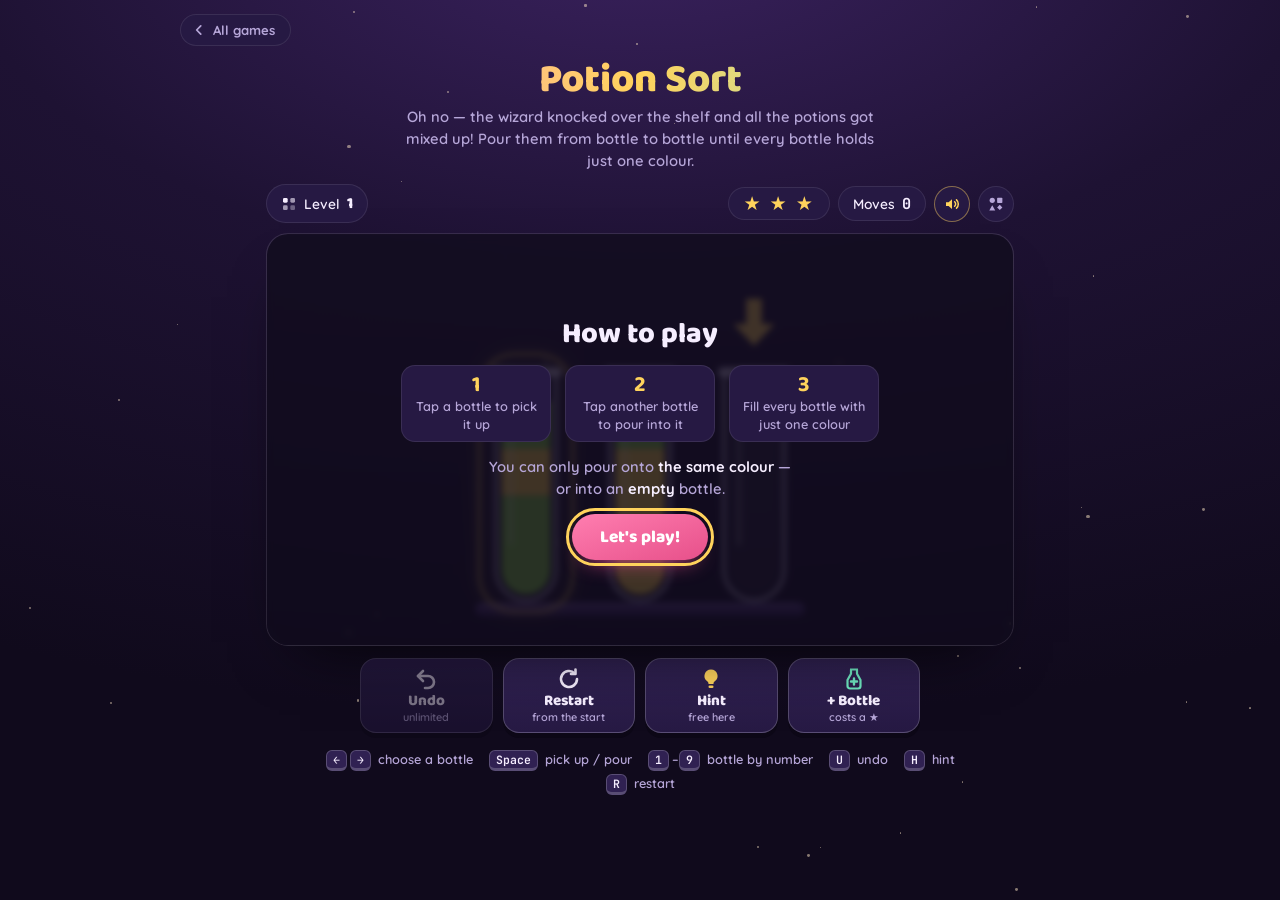
<file: games/potion-sort/index.html>
<!doctype html>
<html lang="en">
<head>
<meta charset="utf-8">
<meta name="viewport" content="width=device-width, initial-scale=1, viewport-fit=cover">
<title>Potion Sort — cosy water sort puzzle</title>
<meta name="description" content="The wizard's potions got all mixed up! Pour the colours from bottle to bottle until every bottle holds just one. 200 levels, hints, undo and mystery bottles. Free, no sign-up.">
<meta name="theme-color" content="#1E1233">
<link rel="icon" href="/assets/favicon.png">
<link rel="manifest" href="/manifest.webmanifest">
<link rel="apple-touch-icon" href="/assets/favicon.png">
<link rel="canonical" href="https://games.dearcharles.cn/games/potion-sort/">
<meta property="og:type" content="website">
<meta property="og:title" content="Potion Sort — cosy water sort puzzle">
<meta property="og:description" content="Pour the mixed-up potions from bottle to bottle until every bottle holds just one colour. 200 levels, hints and undo.">
<meta property="og:url" content="https://games.dearcharles.cn/games/potion-sort/">
<meta property="og:image" content="https://games.dearcharles.cn/games/potion-sort/cover.png">
<meta name="twitter:card" content="summary_large_image">
<link rel="preconnect" href="https://fonts.googleapis.com">
<link rel="preconnect" href="https://fonts.gstatic.com" crossorigin>
<link href="https://fonts.googleapis.com/css2?family=Baloo+2:wght@600;700;800&family=Quicksand:wght@500;600;700&family=JetBrains+Mono:wght@600;700&display=swap" rel="stylesheet">
<style>
  :root{
    --night-black:#100A1C;
    --night-deep:#1E1233;
    --night-glow:#3B2260;
    --panel:#261943;
    --panel-2:#302152;
    --line:rgba(255,255,255,.09);
    --line-strong:rgba(255,255,255,.2);
    --text:#F6EEFF;
    --muted:#B6A6D8;
    --pink:#FF7EB0;
    --pink-2:#E7508A;
    --gold:#FFD35C;
    --mint:#6EE7C0;
    --lilac:#B69CFF;
    --display:'Baloo 2', 'PingFang SC', 'Microsoft YaHei', system-ui, sans-serif;
    --body:'Quicksand', 'PingFang SC', 'Microsoft YaHei', system-ui, sans-serif;
    --mono:'JetBrains Mono', ui-monospace, monospace;
    color-scheme:dark;
  }

  *{ box-sizing:border-box; }
  html,body{ overscroll-behavior:none; }
  body{
    margin:0;
    min-height:100vh;
    color:var(--text);
    font-family:var(--body);
    font-weight:600;
    -webkit-font-smoothing:antialiased;
    background:radial-gradient(120% 90% at 50% -10%, var(--night-glow) 0%, var(--night-deep) 45%, var(--night-black) 100%);
    background-attachment:fixed;
    overflow-x:hidden;
    -webkit-tap-highlight-color:transparent;
  }

  /* twinkling stars, purely decorative */
  #stars{ position:fixed; inset:0; pointer-events:none; z-index:0; overflow:hidden; }
  #stars i{
    position:absolute; display:block; border-radius:50%;
    background:#FFE9C7; opacity:.5;
  }
  @media (prefers-reduced-motion:no-preference){
    #stars i{ animation:twinkle 3.6s ease-in-out infinite; }
  }
  @keyframes twinkle{ 0%,100%{ opacity:.15; } 50%{ opacity:.75; } }

  .site-nav{
    position:relative; z-index:3;
    max-width:960px; margin:0 auto; padding:14px 20px 0;
    display:flex; align-items:center; gap:8px;
  }
  .site-nav a{
    display:inline-flex; align-items:center; gap:7px;
    text-decoration:none; color:var(--muted);
    font-weight:700; font-size:.82rem;
    background:var(--panel); border:1px solid var(--line);
    border-radius:999px; padding:7px 15px 7px 11px;
    transition:transform .15s ease, color .15s ease, border-color .15s ease;
  }
  .site-nav a:hover{ transform:translateX(-2px); color:var(--text); border-color:var(--line-strong); }
  .site-nav a:focus-visible{ outline:2px solid var(--pink); outline-offset:2px; }
  .site-nav svg{ width:14px; height:14px; }

  .page{ position:relative; z-index:1; max-width:780px; margin:0 auto; padding:6px 16px 40px; }

  .hero{ text-align:center; margin:6px 0 12px; }
  .hero h1{
    font-family:var(--display); font-weight:800;
    font-size:clamp(1.7rem, 5vw, 2.5rem); line-height:1.1; margin:0 0 4px;
    background:linear-gradient(90deg, #FF9FC8, var(--gold) 50%, #8FE9D6);
    -webkit-background-clip:text; background-clip:text; color:transparent;
  }
  .hero p{ margin:0 auto; max-width:52ch; color:var(--muted); font-size:.92rem; line-height:1.5; }

  /* ---------- top bar ---------- */
  .hud{
    display:flex; align-items:center; gap:8px; flex-wrap:wrap;
    margin:0 0 10px;
  }
  .pill{
    font:inherit; color:var(--text);
    display:inline-flex; align-items:center; gap:7px;
    background:var(--panel); border:1px solid var(--line);
    border-radius:999px; padding:6px 14px; font-size:.86rem;
  }
  button.pill{ cursor:pointer; transition:transform .15s ease, border-color .15s ease; }
  button.pill:hover{ transform:translateY(-1px); border-color:var(--line-strong); }
  button.pill:focus-visible, .icon-btn:focus-visible{ outline:2px solid var(--gold); outline-offset:2px; }
  .pill b{ font-family:var(--display); font-weight:800; font-size:1rem; }
  .pill svg{ width:16px; height:16px; }
  .mystery{ background:linear-gradient(160deg, #6B4BC7, #4A2F99); border-color:transparent; font-size:.78rem; }
  .mystery[hidden]{ display:none; }
  .hud .grow{ flex:1; }
  .stars-out{ font-size:1.2rem; letter-spacing:2px; line-height:1; }
  .stars-out span{ color:var(--gold); transition:color .3s ease, transform .3s ease; display:inline-block; }
  .stars-out span.off{ color:rgba(255,255,255,.18); transform:scale(.85); }
  .moves b{ font-family:var(--mono); font-weight:700; font-size:.95rem; font-variant-numeric:tabular-nums; }
  .icon-btn{
    font:inherit; cursor:pointer; width:36px; height:36px; border-radius:50%;
    display:inline-flex; align-items:center; justify-content:center;
    color:var(--muted); background:var(--panel); border:1px solid var(--line);
    transition:color .15s ease, border-color .15s ease;
  }
  .icon-btn:hover{ color:var(--text); border-color:var(--line-strong); }
  .icon-btn[aria-pressed="true"]{ color:var(--gold); border-color:rgba(255,211,92,.45); }
  .icon-btn svg{ width:18px; height:18px; }

  /* ---------- shelf ---------- */
  .shelf-wrap{
    position:relative;
    border-radius:22px;
    background:linear-gradient(180deg, rgba(255,255,255,.04), rgba(255,255,255,.015));
    border:1px solid var(--line);
    box-shadow:0 30px 60px -34px rgba(0,0,0,.85), inset 0 1px 0 rgba(255,255,255,.06);
    overflow:hidden;
  }
  #board{
    display:block; width:100%;
    touch-action:manipulation; user-select:none; -webkit-user-select:none;
    cursor:pointer;
  }
  #board:focus{ outline:none; }
  #board:focus-visible{ outline:2px solid var(--gold); outline-offset:-4px; border-radius:22px; }

  .toast{
    position:absolute; left:50%; top:12px; transform:translate(-50%, -8px);
    max-width:calc(100% - 24px);
    background:rgba(16,10,28,.92); border:1px solid var(--line-strong);
    border-radius:14px; padding:8px 16px; font-size:.86rem; text-align:center;
    opacity:0; pointer-events:none;
    transition:opacity .2s ease, transform .2s ease;
  }
  .toast.show{ opacity:1; transform:translate(-50%, 0); }

  .overlay{
    position:absolute; inset:0;
    display:flex; flex-direction:column; align-items:center; justify-content:center; gap:10px;
    text-align:center; padding:18px;
    background:rgba(16,10,28,.8);
    -webkit-backdrop-filter:blur(3px); backdrop-filter:blur(3px);
  }
  .overlay[hidden]{ display:none; }
  .overlay h2{ margin:0; font-family:var(--display); font-weight:800; font-size:1.8rem; line-height:1.1; }
  .overlay p{ margin:0; color:var(--muted); font-size:.92rem; line-height:1.5; max-width:34ch; }
  .overlay p b{ color:var(--text); }
  .big-stars{ display:flex; gap:10px; font-size:2.6rem; line-height:1; }
  .big-stars[hidden]{ display:none; }
  .big-stars span{ color:rgba(255,255,255,.16); display:inline-block; }
  .big-stars span.on{ color:var(--gold); text-shadow:0 0 18px rgba(255,211,92,.6); }
  @media (prefers-reduced-motion:no-preference){
    .big-stars span.on{ animation:starpop .5s cubic-bezier(.3,1.6,.5,1) both; }
    .big-stars span:nth-child(2).on{ animation-delay:.15s; }
    .big-stars span:nth-child(3).on{ animation-delay:.3s; }
  }
  @keyframes starpop{ from{ transform:scale(0) rotate(-40deg); opacity:0; } to{ transform:scale(1) rotate(0); opacity:1; } }
  .how{ display:flex; gap:14px; justify-content:center; flex-wrap:wrap; margin:4px 0; }
  .how div{
    background:var(--panel); border:1px solid var(--line); border-radius:14px;
    padding:8px 12px; font-size:.8rem; color:var(--muted); max-width:150px; line-height:1.35;
  }
  .how[hidden]{ display:none; }
  .how b{ display:block; font-family:var(--display); font-size:1.4rem; color:var(--gold); line-height:1; margin-bottom:2px; }
  .btn-row{ display:flex; gap:10px; flex-wrap:wrap; justify-content:center; margin-top:4px; }
  .cta{
    font:inherit; cursor:pointer; border:0;
    font-family:var(--display); font-weight:800; font-size:1.08rem;
    color:#fff; padding:9px 28px; border-radius:999px;
    background:linear-gradient(160deg, var(--pink), var(--pink-2));
    box-shadow:0 12px 22px -12px rgba(231,80,138,.95);
    transition:transform .15s ease;
  }
  .cta:hover{ transform:translateY(-1px) scale(1.03); }
  .cta:focus-visible{ outline:3px solid var(--gold); outline-offset:3px; }
  .cta.ghost{ background:transparent; border:1px solid var(--line-strong); box-shadow:none; font-size:.92rem; padding:8px 20px; }
  .cta[hidden]{ display:none; }

  /* ---------- tools ---------- */
  .tools{ display:grid; grid-template-columns:repeat(4, 1fr); gap:10px; margin:12px auto 0; max-width:560px; }
  .tool{
    font:inherit; cursor:pointer;
    display:flex; flex-direction:column; align-items:center; gap:1px;
    color:var(--text); background:linear-gradient(180deg, var(--panel-2), var(--panel));
    border:1px solid var(--line-strong); border-radius:16px;
    padding:8px 4px 7px;
    box-shadow:0 5px 0 #0C0716;
    transition:transform .06s ease, box-shadow .06s ease, opacity .15s ease;
    touch-action:manipulation;
  }
  .tool:active{ transform:translateY(4px); box-shadow:0 1px 0 #0C0716; }
  .tool:focus-visible{ outline:2px solid var(--gold); outline-offset:2px; }
  .tool svg{ width:24px; height:24px; }
  .tool b{ font-family:var(--display); font-weight:800; font-size:.95rem; line-height:1.2; }
  .tool small{ font-size:.68rem; color:var(--muted); line-height:1.2; min-height:1.2em; }
  .tool:disabled{ opacity:.45; cursor:default; }
  .tool:disabled:active{ transform:none; box-shadow:0 5px 0 #0C0716; }
  .tool.hint svg{ color:var(--gold); }
  .tool.bottle svg{ color:var(--mint); }

  .keys-help{
    margin:18px auto 0; max-width:640px;
    display:flex; flex-wrap:wrap; justify-content:center; gap:8px 16px;
    font-size:.8rem; color:var(--muted);
  }
  .keys-help kbd{
    font-family:var(--mono); font-size:.72rem; color:var(--text);
    background:var(--panel-2); border:1px solid var(--line-strong); border-bottom-width:3px;
    border-radius:6px; padding:1px 6px; margin-right:3px;
  }
  .touch-help{ display:none; text-align:center; font-size:.8rem; color:var(--muted); margin:14px auto 0; max-width:44ch; line-height:1.5; }
  @media (hover:none) and (pointer:coarse){
    .keys-help{ display:none; }
    .touch-help{ display:block; }
  }

  /* ---------- level picker ---------- */
  .modal{
    position:fixed; inset:0; z-index:20;
    display:flex; align-items:center; justify-content:center; padding:16px;
    background:rgba(8,5,16,.72);
    -webkit-backdrop-filter:blur(4px); backdrop-filter:blur(4px);
  }
  .modal[hidden]{ display:none; }
  .sheet{
    width:100%; max-width:560px; max-height:min(620px, 100%);
    display:flex; flex-direction:column;
    background:linear-gradient(180deg, var(--panel-2), var(--panel));
    border:1px solid var(--line-strong); border-radius:22px;
    box-shadow:0 30px 70px -20px rgba(0,0,0,.8);
    overflow:hidden;
  }
  .sheet-head{ display:flex; align-items:center; gap:10px; padding:14px 16px 4px 20px; }
  .sheet-head h2{ margin:0; flex:1; font-family:var(--display); font-weight:800; font-size:1.4rem; }
  .sheet-sub{ margin:0; padding:0 20px 10px; color:var(--muted); font-size:.86rem; }
  .sheet-sub b{ color:var(--gold); }
  .level-grid{
    display:grid; grid-template-columns:repeat(auto-fill, minmax(62px, 1fr)); gap:8px;
    padding:4px 16px 18px; overflow-y:auto;
  }
  .lv{
    font:inherit; cursor:pointer;
    display:flex; flex-direction:column; align-items:center; justify-content:center;
    height:60px; border-radius:14px;
    color:var(--text); background:rgba(255,255,255,.06); border:1px solid var(--line);
    transition:transform .12s ease, border-color .12s ease;
  }
  .lv:hover:not(:disabled){ transform:translateY(-1px); border-color:var(--line-strong); }
  .lv:focus-visible{ outline:2px solid var(--gold); outline-offset:2px; }
  .lv b{ font-family:var(--display); font-weight:800; font-size:1.15rem; line-height:1.1; }
  .lv span{ font-size:.66rem; letter-spacing:1px; color:var(--gold); }
  .lv span .off{ color:rgba(255,255,255,.18); }
  .lv.current{ background:linear-gradient(160deg, var(--pink), var(--pink-2)); border-color:transparent; }
  .lv.current span, .lv.current span .off{ color:#FFE6F0; }
  .lv.mys b::after{ content:"?"; font-size:.7rem; color:var(--lilac); margin-left:1px; vertical-align:super; }
  .lv:disabled{ cursor:default; color:rgba(255,255,255,.25); background:rgba(255,255,255,.025); }
  .lv:disabled svg{ width:14px; height:14px; opacity:.5; }

  @media (max-width:560px){
    .page{ padding:4px 10px 30px; }
    .hero p{ display:none; }
    .hud{ gap:6px; flex-wrap:nowrap; }
    .pill{ padding:5px 10px; font-size:.8rem; }
    .moves{ display:none; }
    .mystery .long{ display:none; }
    .icon-btn{ width:32px; height:32px; flex:none; }
    .stars-out{ font-size:1rem; }
    .tools{ gap:7px; }
    .tool b{ font-size:.84rem; }
    .overlay h2{ font-size:1.45rem; }
    .how div{ max-width:120px; }
  }
</style>
</head>
<body>

<nav class="site-nav">
  <a href="/">
    <svg viewBox="0 0 24 24" fill="none" aria-hidden="true"><path d="M15 5l-7 7 7 7" stroke="currentColor" stroke-width="3" stroke-linecap="round" stroke-linejoin="round"/></svg>
    All games
  </a>
</nav>

<div id="stars" aria-hidden="true"></div>

<div class="page">
  <header class="hero">
    <h1>Potion Sort</h1>
    <p>Oh no — the wizard knocked over the shelf and all the potions got mixed up! Pour them from bottle to bottle until every bottle holds just one colour.</p>
  </header>

  <div class="hud">
    <button class="pill" id="levelsBtn" type="button" aria-label="Pick a level">
      <svg viewBox="0 0 24 24" fill="none" aria-hidden="true"><rect x="3" y="3" width="7" height="7" rx="2" fill="currentColor"/><rect x="14" y="3" width="7" height="7" rx="2" fill="currentColor" opacity=".6"/><rect x="3" y="14" width="7" height="7" rx="2" fill="currentColor" opacity=".6"/><rect x="14" y="14" width="7" height="7" rx="2" fill="currentColor" opacity=".35"/></svg>
      Level <b id="levelOut">1</b>
    </button>
    <span class="pill mystery" id="mysteryTag" hidden title="Mystery level">?<span class="long"> Mystery level</span></span>
    <span class="grow"></span>
    <span class="pill stars-out" id="starsOut" aria-label="Stars for this level"><span>★</span><span>★</span><span>★</span></span>
    <span class="pill moves">Moves <b id="movesOut">0</b></span>
    <button class="icon-btn" id="soundBtn" type="button" aria-label="Sound" aria-pressed="true">
      <svg viewBox="0 0 24 24" fill="none" aria-hidden="true"><path d="M4 9.5h3.5L12 5.5v13l-4.5-4H4z" fill="currentColor"/><path id="soundWaves" d="M15.5 9a4 4 0 0 1 0 6M18 6.5a7.5 7.5 0 0 1 0 11" stroke="currentColor" stroke-width="2" stroke-linecap="round"/><path id="soundOff" d="M16 9.5l5 5m0-5l-5 5" stroke="currentColor" stroke-width="2" stroke-linecap="round" style="display:none"/></svg>
    </button>
    <button class="icon-btn" id="shapesBtn" type="button" aria-label="Show shapes on colours" aria-pressed="false" title="Shapes on colours">
      <svg viewBox="0 0 24 24" fill="none" aria-hidden="true"><circle cx="7" cy="7" r="3.5" fill="currentColor"/><rect x="13.5" y="3.5" width="7" height="7" rx="1" fill="currentColor"/><path d="M7 13.5l4 7H3z" fill="currentColor"/><path d="M17 13l3.5 3.5L17 20l-3.5-3.5z" fill="currentColor"/></svg>
    </button>
  </div>

  <div class="shelf-wrap" id="wrap">
    <canvas id="board" tabindex="0" aria-label="Potion bottles. Tap a bottle, then tap another bottle to pour."></canvas>
    <div class="toast" id="toast" role="status" aria-live="polite"></div>
    <div class="overlay" id="overlay" hidden>
      <h2 id="ovTitle">How to play</h2>
      <div class="big-stars" id="ovStars" hidden><span>★</span><span>★</span><span>★</span></div>
      <div class="how" id="ovHow">
        <div><b>1</b>Tap a bottle to pick it up</div>
        <div><b>2</b>Tap another bottle to pour into it</div>
        <div><b>3</b>Fill every bottle with just one colour</div>
      </div>
      <p id="ovMsg">You can only pour onto <b>the same colour</b> — or into an <b>empty</b> bottle.</p>
      <div class="btn-row">
        <button class="cta" id="ovBtn" type="button">Let's play!</button>
        <button class="cta ghost" id="ovBtn2" type="button" hidden>Play again</button>
      </div>
    </div>
  </div>

  <div class="tools">
    <button class="tool" id="undoBtn" type="button">
      <svg viewBox="0 0 24 24" fill="none" aria-hidden="true"><path d="M9 14L4 9l5-5" stroke="currentColor" stroke-width="2.6" stroke-linecap="round" stroke-linejoin="round"/><path d="M4 9h10a6 6 0 0 1 0 12h-3" stroke="currentColor" stroke-width="2.6" stroke-linecap="round"/></svg>
      <b>Undo</b><small>unlimited</small>
    </button>
    <button class="tool" id="restartBtn" type="button">
      <svg viewBox="0 0 24 24" fill="none" aria-hidden="true"><path d="M20 12a8 8 0 1 1-2.34-5.66" stroke="currentColor" stroke-width="2.6" stroke-linecap="round"/><path d="M18.5 2.5v4.5H14" stroke="currentColor" stroke-width="2.6" stroke-linecap="round" stroke-linejoin="round"/></svg>
      <b>Restart</b><small>from the start</small>
    </button>
    <button class="tool hint" id="hintBtn" type="button">
      <svg viewBox="0 0 24 24" fill="none" aria-hidden="true"><path d="M12 2.5a6.5 6.5 0 0 0-3.8 11.8c.8.6 1.3 1.5 1.3 2.5V17h5v-.2c0-1 .5-1.9 1.3-2.5A6.5 6.5 0 0 0 12 2.5z" fill="currentColor"/><rect x="9.5" y="18.5" width="5" height="2.6" rx="1.3" fill="currentColor"/></svg>
      <b>Hint</b><small id="hintCost">costs a ★</small>
    </button>
    <button class="tool bottle" id="bottleBtn" type="button">
      <svg viewBox="0 0 24 24" fill="none" aria-hidden="true"><path d="M8 2.5h8M9 2.5v4.2L5.5 13v6a2.5 2.5 0 0 0 2.5 2.5h8a2.5 2.5 0 0 0 2.5-2.5v-6L15 6.7V2.5" stroke="currentColor" stroke-width="2.2" stroke-linejoin="round"/><path d="M12 11.5v6M9 14.5h6" stroke="currentColor" stroke-width="2.4" stroke-linecap="round"/></svg>
      <b>+ Bottle</b><small id="bottleCost">costs a ★</small>
    </button>
  </div>

  <div class="keys-help">
    <span><kbd>←</kbd><kbd>→</kbd> choose a bottle</span>
    <span><kbd>Space</kbd> pick up / pour</span>
    <span><kbd>1</kbd>–<kbd>9</kbd> bottle by number</span>
    <span><kbd>U</kbd> undo</span>
    <span><kbd>H</kbd> hint</span>
    <span><kbd>R</kbd> restart</span>
  </div>
  <p class="touch-help">Tap a bottle to pick it up, then tap the bottle you want to pour into. Tap it again to put it back down.</p>
</div>

<div class="modal" id="levelsModal" hidden role="dialog" aria-modal="true" aria-labelledby="levelsTitle">
  <div class="sheet">
    <div class="sheet-head">
      <h2 id="levelsTitle">Pick a level</h2>
      <button class="icon-btn" id="levelsClose" type="button" aria-label="Close">
        <svg viewBox="0 0 24 24" fill="none" aria-hidden="true"><path d="M6 6l12 12M18 6L6 18" stroke="currentColor" stroke-width="2.6" stroke-linecap="round"/></svg>
      </button>
    </div>
    <p class="sheet-sub"><b id="starTotal">0</b> of <span id="starMax">600</span> stars collected · levels with a <span style="color:var(--lilac)">?</span> are mystery levels</p>
    <div class="level-grid" id="levelGrid"></div>
  </div>
</div>

<script>
(function(){
  "use strict";

  var REDUCED_MOTION = window.matchMedia && window.matchMedia('(prefers-reduced-motion: reduce)').matches;

  /* ---------- decorative stars ---------- */
  (function(){
    var field = document.getElementById('stars');
    for (var i = 0; i < 40; i++){
      var s = document.createElement('i');
      var size = 1 + Math.random() * 2.2;
      s.style.left = (Math.random() * 100) + '%';
      s.style.top = (Math.random() * 100) + '%';
      s.style.width = s.style.height = size + 'px';
      s.style.animationDelay = (Math.random() * 3.6) + 's';
      field.appendChild(s);
    }
  })();

  /* ---------- rules & level recipe ---------- */
  var CAP = 4;            // layers per bottle
  var MAX_LEVEL = 200;

  // colour count grows slowly; the first levels are tiny on purpose
  var COLOR_STEPS = [[1,2],[3,3],[6,4],[10,5],[15,6],[22,7],[30,8],[40,9],[55,10],[75,11]];
  function colorsFor(n){
    for (var i = 0; i < COLOR_STEPS.length; i++) if (n <= COLOR_STEPS[i][0]) return COLOR_STEPS[i][1];
    return 12;
  }
  function emptiesFor(n){ return n === 1 ? 1 : 2; }
  function isMystery(n){ return n >= 15 && n % 5 === 0; }

  var COLORS = [
    { fill:'#F2545B', ink:'rgba(255,255,255,.85)', sym:'circle' },
    { fill:'#FF9F43', ink:'rgba(255,255,255,.9)',  sym:'square' },
    { fill:'#FFD84D', ink:'rgba(90,60,0,.6)',      sym:'triangle' },
    { fill:'#8BD346', ink:'rgba(30,70,0,.6)',      sym:'diamond' },
    { fill:'#1C9E60', ink:'rgba(255,255,255,.85)', sym:'star' },
    { fill:'#56C8F5', ink:'rgba(0,60,90,.6)',      sym:'heart' },
    { fill:'#3F63E0', ink:'rgba(255,255,255,.85)', sym:'plus' },
    { fill:'#9A5BEA', ink:'rgba(255,255,255,.85)', sym:'ring' },
    { fill:'#FF7EC8', ink:'rgba(255,255,255,.9)',  sym:'hex' },
    { fill:'#9A6143', ink:'rgba(255,255,255,.85)', sym:'cross' },
    { fill:'#22C7B8', ink:'rgba(0,70,64,.6)',      sym:'bars' },
    { fill:'#C3C8D6', ink:'rgba(40,40,70,.6)',     sym:'moon' }
  ];

  /* ---------- storage (never trusted to work) ---------- */
  var SAVE_KEY = 'potion-sort-v1';
  function toInt(v, lo, hi, dflt){
    v = parseInt(v, 10);
    return isFinite(v) && v >= lo && v <= hi ? v : dflt;
  }
  var prog = (function(){
    var raw = null;
    try { raw = JSON.parse(localStorage.getItem(SAVE_KEY)); } catch(e){}
    if (!raw || typeof raw !== 'object') raw = {};
    var p = {
      unlocked: toInt(raw.unlocked, 1, MAX_LEVEL, 1),
      stars: {},
      last: 1,
      sound: raw.sound !== false,
      shapes: raw.shapes === true,
      seenHelp: raw.seenHelp === true
    };
    if (raw.stars && typeof raw.stars === 'object'){
      for (var k in raw.stars){
        var lv = toInt(k, 1, MAX_LEVEL, 0), st = toInt(raw.stars[k], 1, 3, 0);
        if (lv && st) p.stars[lv] = st;
      }
    }
    p.last = Math.min(toInt(raw.last, 1, MAX_LEVEL, 1), p.unlocked);
    return p;
  })();
  function persist(){ try { localStorage.setItem(SAVE_KEY, JSON.stringify(prog)); } catch(e){} }

  /* ---------- helpers ---------- */
  function isComplete(t){
    if (t.length !== CAP) return false;
    for (var i = 1; i < CAP; i++) if (t[i] !== t[0]) return false;
    return true;
  }
  function topRun(t){
    var n = t.length; if (!n) return 0;
    var c = t[n - 1], r = 1;
    while (r < n && t[n - 1 - r] === c) r++;
    return r;
  }
  function copyTubes(ts){ return ts.map(function(t){ return t.slice(); }); }
  function isSolved(ts){
    for (var i = 0; i < ts.length; i++) if (ts[i].length && !isComplete(ts[i])) return false;
    return true;
  }
  function canPourInto(ts, a, b){
    var ta = ts[a], tb = ts[b];
    if (a === b || !ta.length || tb.length >= CAP || isComplete(ta)) return false;
    return !tb.length || tb[tb.length - 1] === ta[ta.length - 1];
  }

  function rngFrom(seed){
    return function(){
      seed = (seed + 0x6D2B79F5) | 0;
      var t = Math.imul(seed ^ (seed >>> 15), 1 | seed);
      t = (t + Math.imul(t ^ (t >>> 7), 61 | t)) ^ t;
      return ((t ^ (t >>> 14)) >>> 0) / 4294967296;
    };
  }
  function shuffle(a, r){
    for (var i = a.length - 1; i > 0; i--){
      var j = Math.floor(r() * (i + 1)), x = a[i]; a[i] = a[j]; a[j] = x;
    }
    return a;
  }

  /* ---------- solver: depth-first with a visited set ----------
     Used to make sure every level can be finished, to give hints,
     and to notice when the player has got stuck. */
  function solve(start, limit){
    var ts = copyTubes(start), seen = new Set(), path = [], nodes = 0, aborted = false;

    function key(){
      var parts = new Array(ts.length);
      for (var i = 0; i < ts.length; i++) parts[i] = String.fromCharCode.apply(null, ts[i].map(function(c){ return 97 + c; }));
      parts.sort();
      return parts.join('|');
    }
    function moves(){
      var out = [];
      for (var a = 0; a < ts.length; a++){
        var ta = ts[a]; if (!ta.length || isComplete(ta)) continue;
        var c = ta[ta.length - 1], run = topRun(ta), uniform = run === ta.length, emptyDone = false;
        for (var b = 0; b < ts.length; b++){
          if (b === a) continue;
          var tb = ts[b]; if (tb.length >= CAP) continue;
          if (!tb.length){
            if (uniform || emptyDone) continue;   // all empties are alike; pouring a pure bottle into one is pointless
            emptyDone = true;
            out.push([a, b, 0]);
          } else if (tb[tb.length - 1] === c){
            var room = CAP - tb.length;
            out.push([a, b, (room >= run ? 3 : 1) + (topRun(tb) === tb.length ? 2 : 0)]);
          }
        }
      }
      out.sort(function(x, y){ return y[2] - x[2]; });
      return out;
    }
    function dfs(){
      if (isSolved(ts)) return true;
      if (++nodes > limit || path.length > 600){ aborted = true; return false; }
      var k = key();
      if (seen.has(k)) return false;
      seen.add(k);
      var ms = moves();
      for (var i = 0; i < ms.length; i++){
        var a = ms[i][0], b = ms[i][1], ta = ts[a], tb = ts[b];
        var n = Math.min(topRun(ta), CAP - tb.length);
        for (var j = 0; j < n; j++) tb.push(ta.pop());
        path.push([a, b]);
        if (dfs()) return true;
        path.pop();
        for (j = 0; j < n; j++) ta.push(tb.pop());
        if (aborted) return false;
      }
      return false;
    }
    var ok = dfs();
    return ok ? { status:'solved', moves:path } : { status: aborted ? 'unknown' : 'none' };
  }

  /* every level is the same every time: seeded by its number */
  var levelCache = {};
  function makeLevel(n){
    if (levelCache[n]) return copyTubes(levelCache[n]);
    var k = colorsFor(n), e = emptiesFor(n), tubes = null;
    for (var attempt = 0; attempt < 40; attempt++){
      var r = rngFrom(n * 7919 + attempt * 104729 + 17);
      var pal = shuffle([0,1,2,3,4,5,6,7,8,9,10,11], r).slice(0, k);
      var deck = [];
      pal.forEach(function(c){ for (var i = 0; i < CAP; i++) deck.push(c); });
      shuffle(deck, r);
      tubes = [];
      for (var i = 0; i < k; i++) tubes.push(deck.slice(i * CAP, (i + 1) * CAP));
      if (tubes.some(function(t){ return topRun(t) >= 3; })) continue;   // no free gifts
      for (i = 0; i < e; i++) tubes.push([]);
      if (solve(tubes, 150000).status === 'solved') break;
    }
    levelCache[n] = copyTubes(tubes);
    return tubes;
  }

  /* ---------- sound (tiny synth, no files) ---------- */
  var actx = null;
  function audio(){
    if (!prog.sound) return null;
    if (!actx){
      var AC = window.AudioContext || window.webkitAudioContext;
      if (!AC) return null;
      try { actx = new AC(); } catch(e){ return null; }
    }
    if (actx.state === 'suspended') actx.resume();
    return actx;
  }
  function tone(freq, dur, type, vol, delay, slideTo){
    var a = audio(); if (!a) return;
    var t = a.currentTime + (delay || 0);
    var o = a.createOscillator(), g = a.createGain();
    o.type = type || 'sine';
    o.frequency.setValueAtTime(freq, t);
    if (slideTo) o.frequency.exponentialRampToValueAtTime(slideTo, t + dur);
    g.gain.setValueAtTime(0.0001, t);
    g.gain.exponentialRampToValueAtTime(vol || 0.12, t + 0.012);
    g.gain.exponentialRampToValueAtTime(0.0001, t + dur);
    o.connect(g); g.connect(a.destination);
    o.start(t); o.stop(t + dur + 0.03);
  }
  var sfx = {
    pick:   function(){ tone(620, 0.09, 'sine', 0.11, 0, 900); },
    put:    function(){ tone(560, 0.08, 'sine', 0.07, 0, 380); },
    bad:    function(){ tone(210, 0.14, 'triangle', 0.13, 0, 150); },
    pour:   function(ms, delayMs){
      var count = Math.max(3, Math.floor(ms / 75));
      for (var i = 0; i < count; i++){
        var f = 260 + Math.random() * 380;
        tone(f, 0.07, 'sine', 0.06, (delayMs + i * 75) / 1000, f * 1.7);
      }
    },
    cork:   function(){ [523, 659, 784].forEach(function(f, i){ tone(f, 0.2, 'triangle', 0.1, i * 0.07); }); },
    hint:   function(){ tone(880, 0.16, 'sine', 0.08, 0, 1320); },
    win:    function(){
      [523, 659, 784, 1047].forEach(function(f, i){ tone(f, 0.22, 'triangle', 0.12, i * 0.1); });
      tone(1319, 0.5, 'sine', 0.08, 0.42);
    }
  };

  /* ---------- DOM ---------- */
  var $ = function(id){ return document.getElementById(id); };
  var canvas = $('board'), ctx = canvas.getContext('2d'), wrap = $('wrap');
  var overlay = $('overlay'), ovTitle = $('ovTitle'), ovStars = $('ovStars'), ovHow = $('ovHow'),
      ovMsg = $('ovMsg'), ovBtn = $('ovBtn'), ovBtn2 = $('ovBtn2');
  var toastEl = $('toast');

  /* ---------- game state ---------- */
  var level = 1, tubes = [], hidden = [], history = [], moves = 0;
  var hintsUsed = 0, extraUsed = false, won = false;
  var selected = -1, cursor = 0, showCursor = false;
  var anims = [], particles = [], hint = null;
  var lift = [], shakeT = [], corkT = [];
  var overlayMode = null;   // 'help' | 'win' | null

  function freeHints(){ return level <= 2; }
  function starsNow(){ return Math.max(1, 3 - (freeHints() ? 0 : hintsUsed) - (extraUsed ? 1 : 0)); }

  function resetTubeFx(){
    lift = tubes.map(function(){ return 0; });
    shakeT = tubes.map(function(){ return 0; });
    corkT = tubes.map(function(t){ return isComplete(t) ? 1 : -1; });
  }

  function startLevel(n){
    level = Math.max(1, Math.min(MAX_LEVEL, n));
    tubes = makeLevel(level);
    hidden = tubes.map(function(t){ return isMystery(level) ? Math.max(0, t.length - 1) : 0; });
    history = []; moves = 0; hintsUsed = 0; extraUsed = false; won = false;
    selected = -1; cursor = 0; anims = []; particles = []; hint = null;
    resetTubeFx();
    prog.last = level; persist();
    hideOverlay(); hideToast();
    layout(); updateHud();
    if (level === 1) setTimeout(tutorialHint, 400);
    if (isMystery(level)) showToast('Mystery level! Hidden colours show up when you pour off the top.', 3600);
  }

  function snapshot(){ return { tubes: copyTubes(tubes), hidden: hidden.slice(), moves: moves }; }

  function busy(i){
    for (var k = 0; k < anims.length; k++) if (anims[k].a === i || anims[k].b === i) return true;
    return false;
  }

  /* ---------- pouring ---------- */
  var MOVE_MS = REDUCED_MOTION ? 60 : 260, BACK_MS = REDUCED_MOTION ? 60 : 240;
  function pourMs(n){ return REDUCED_MOTION ? 120 : 220 + n * 120; }

  function pour(a, b){
    history.push(snapshot());
    var ta = tubes[a], tb = tubes[b], c = ta[ta.length - 1];
    var n = Math.min(topRun(ta), CAP - tb.length);
    for (var i = 0; i < n; i++) tb.push(ta.pop());
    hidden[a] = Math.max(0, Math.min(hidden[a], ta.length - 1));
    moves++;
    hint = null;

    var completes = isComplete(tb);
    if (completes) corkT[b] = -1;
    var tx = G.pos[b].x, sourceLeft = G.pos[a].x < tx;
    var roomL = tx - G.H - G.W * 0.6, roomR = G.cw - tx - G.H - G.W * 0.6;
    var pref = sourceLeft ? 1 : -1;
    var fits = function(d){ return d === 1 ? roomL >= 0 : roomR >= 0; };
    var dir = fits(pref) ? pref : fits(-pref) ? -pref : (roomL > roomR ? 1 : -1);
    var before = ta.length + n;
    var thA = (48 + (CAP - before) * 7) * Math.PI / 180;
    var thB = Math.min(88, 60 + (CAP - ta.length) * 7) * Math.PI / 180;
    if (thB < thA + 0.15) thB = thA + 0.15;

    anims.push({ a:a, b:b, c:c, n:n, t:0, dir:dir, thA:thA, thB:thB, lift0:lift[a],
                 pourMs:pourMs(n), completes:completes });
    lift[a] = 0;
    sfx.pour(pourMs(n), MOVE_MS);

    if (isSolved(tubes)) won = true;
    updateHud();
  }

  function finishAnim(an){
    if (an.completes){
      corkT[an.b] = 0;
      sparkle(an.b);
      sfx.cork();
    }
  }

  function afterSettled(){
    if (won){
      setTimeout(showWin, REDUCED_MOTION ? 150 : 500);
      if (!REDUCED_MOTION) confetti();
      return;
    }
    if (level === 1){ tutorialHint(); return; }
    checkStuck();
  }

  function checkStuck(){
    var any = false;
    for (var a = 0; a < tubes.length && !any; a++)
      for (var b = 0; b < tubes.length; b++) if (canPourInto(tubes, a, b)){ any = true; break; }
    var res = any ? solve(tubes, 20000) : { status:'none' };
    if (res.status === 'none'){
      showToast(extraUsed ? 'Stuck! Tap Undo to go back a few moves.'
                          : 'Stuck! Tap Undo to go back — or add an extra bottle.', 4200);
    }
  }

  function tapTube(i){
    if (won || overlayMode || i < 0 || i >= tubes.length) return;
    hideToast();
    if (busy(i)) return;
    var t = tubes[i];
    if (selected === -1){
      if (!t.length || isComplete(t)){ shakeT[i] = 1; sfx.bad(); return; }
      selected = i; sfx.pick();
      return;
    }
    if (selected === i){ selected = -1; sfx.put(); return; }
    if (canPourInto(tubes, selected, i)){
      var a = selected; selected = -1;
      pour(a, i);
      return;
    }
    sfx.bad();
    shakeT[i] = 1;
    if (t.length && !isComplete(t)){ selected = i; }
    else selected = -1;
  }

  function undo(){
    if (overlayMode === 'win') return;
    if (!history.length){ showToast('Nothing to undo yet.'); return; }
    anims = []; won = false; hint = null;
    var s = history.pop();
    tubes = s.tubes; hidden = s.hidden; moves = s.moves;
    selected = -1;
    corkT = tubes.map(function(t){ return isComplete(t) ? 1 : -1; });
    lift = tubes.map(function(){ return 0; });
    hideToast();
    updateHud();
    if (level === 1) tutorialHint();
  }

  function restart(){
    if (overlayMode === 'win') return;
    if (!moves && !extraUsed){ showToast('Already at the start!'); return; }
    startLevel(level);
  }

  function addBottle(){
    if (won || overlayMode) return;
    if (extraUsed){ showToast('Only one extra bottle per level.'); return; }
    extraUsed = true;
    tubes.push([]); hidden.push(0);
    history.forEach(function(s){ s.tubes.push([]); s.hidden.push(0); });
    lift.push(0); shakeT.push(0); corkT.push(-1);
    hint = null;
    layout(); updateHud(); hideToast();
    sfx.pick();
  }

  function giveHint(){
    if (won || overlayMode) return;
    anims.forEach(finishAnim); anims = [];
    var res = solve(tubes, 80000);
    if (res.status === 'solved' && res.moves.length){
      hint = { a:res.moves[0][0], b:res.moves[0][1], t:0 };
      selected = -1;
      if (!freeHints()) hintsUsed++;
      sfx.hint();
      showToast('Pour the glowing bottle into the one with the arrow.', 2600);
      updateHud();
    } else if (res.status === 'none'){
      showToast(extraUsed ? "This mix can't be finished from here — tap Undo a few times."
                          : "This mix can't be finished from here — tap Undo, or add an extra bottle.", 4200);
    } else {
      showToast("Hmm, that's a tricky one! Try tapping Undo a couple of times.", 3200);
    }
  }

  function tutorialHint(){
    if (level !== 1 || won) return;
    var res = solve(tubes, 5000);
    if (res.status === 'solved' && res.moves.length) hint = { a:res.moves[0][0], b:res.moves[0][1], t:0 };
  }

  /* ---------- HUD ---------- */
  function updateHud(){
    $('levelOut').textContent = level;
    $('movesOut').textContent = moves;
    $('mysteryTag').hidden = !isMystery(level);
    var s = starsNow(), spans = $('starsOut').children;
    for (var i = 0; i < 3; i++) spans[i].className = i < s ? '' : 'off';
    $('starsOut').setAttribute('aria-label', s + ' of 3 stars for this level');
    $('undoBtn').disabled = !history.length;
    $('hintCost').textContent = freeHints() ? 'free here' : 'costs a ★';
    var bb = $('bottleBtn');
    bb.disabled = extraUsed;
    $('bottleCost').textContent = extraUsed ? 'already added' : 'costs a ★';
  }

  function syncToggles(){
    $('soundBtn').setAttribute('aria-pressed', prog.sound ? 'true' : 'false');
    $('soundWaves').style.display = prog.sound ? '' : 'none';
    $('soundOff').style.display = prog.sound ? 'none' : '';
    $('shapesBtn').setAttribute('aria-pressed', prog.shapes ? 'true' : 'false');
  }

  var toastTimer = 0;
  function showToast(msg, ms){
    toastEl.textContent = msg;
    toastEl.classList.add('show');
    clearTimeout(toastTimer);
    toastTimer = setTimeout(hideToast, ms || 2200);
  }
  function hideToast(){ toastEl.classList.remove('show'); clearTimeout(toastTimer); }

  /* ---------- overlays ---------- */
  function hideOverlay(){ overlay.hidden = true; overlayMode = null; }

  function showHelp(){
    overlayMode = 'help';
    ovTitle.textContent = 'How to play';
    ovStars.hidden = true; ovHow.hidden = false;
    ovMsg.innerHTML = 'You can only pour onto <b>the same colour</b> — or into an <b>empty</b> bottle.';
    ovBtn.textContent = "Let's play!"; ovBtn2.hidden = true;
    overlay.hidden = false;
    ovBtn.focus();
  }

  var PRAISE = ['Brilliant!', 'Potion master!', 'Magical!', 'Super sorting!', 'Wonderful!', 'Sparkling!', 'You did it!'];
  function showWin(){
    var s = starsNow();
    if (!prog.stars[level] || prog.stars[level] < s) prog.stars[level] = s;
    if (level < MAX_LEVEL && prog.unlocked < level + 1) prog.unlocked = level + 1;
    persist();
    sfx.win();
    overlayMode = 'win';
    var last = level >= MAX_LEVEL;
    ovTitle.textContent = last ? 'Every potion sorted!' : PRAISE[Math.floor(Math.random() * PRAISE.length)];
    ovHow.hidden = true; ovStars.hidden = false;
    var spans = ovStars.children;
    for (var i = 0; i < 3; i++){ spans[i].className = ''; }
    void ovStars.offsetWidth;   // restart the pop animation
    for (i = 0; i < 3; i++){ spans[i].className = i < s ? 'on' : ''; }
    var why = s === 3 ? 'All by yourself — three stars!'
            : 'Try again without ' + (extraUsed && hintsUsed ? 'hints or the extra bottle'
                                     : extraUsed ? 'the extra bottle' : 'hints') + ' for three stars.';
    ovMsg.innerHTML = 'Level <b>' + level + '</b> done in <b>' + moves + '</b> moves. ' + (last ? 'You finished the whole shelf. Amazing!' : why);
    ovBtn.textContent = last ? 'Pick a level' : 'Next level';
    ovBtn2.hidden = false;
    overlay.hidden = false;
    ovBtn.focus();
  }

  ovBtn.addEventListener('click', function(){
    if (overlayMode === 'help'){
      prog.seenHelp = true; persist();
      hideOverlay(); canvas.focus();
      audio();
    } else if (overlayMode === 'win'){
      if (level >= MAX_LEVEL){ hideOverlay(); openLevels(); }
      else startLevel(level + 1);
      canvas.focus();
    }
  });
  ovBtn2.addEventListener('click', function(){ startLevel(level); canvas.focus(); });

  /* ---------- level picker ---------- */
  var modal = $('levelsModal'), grid = $('levelGrid');
  var LOCK_SVG = '<svg viewBox="0 0 24 24" fill="none" aria-hidden="true"><rect x="5" y="10.5" width="14" height="10" rx="2.5" fill="currentColor"/><path d="M8 10.5V8a4 4 0 0 1 8 0v2.5" stroke="currentColor" stroke-width="2.4"/></svg>';
  function openLevels(){
    var total = 0, html = '';
    for (var n = 1; n <= MAX_LEVEL; n++){
      var st = prog.stars[n] || 0; total += st;
      if (n > prog.unlocked){
        html += '<button class="lv" type="button" disabled aria-label="Level ' + n + ', locked">' + LOCK_SVG + '</button>';
      } else {
        var stars = '';
        for (var i = 0; i < 3; i++) stars += i < st ? '★' : '<i class="off" style="font-style:normal">★</i>';
        html += '<button class="lv' + (n === level ? ' current' : '') + (isMystery(n) ? ' mys' : '') +
                '" type="button" data-n="' + n + '" aria-label="Level ' + n + ', ' + st + ' stars"><b>' + n + '</b><span>' + stars + '</span></button>';
      }
    }
    grid.innerHTML = html;
    $('starTotal').textContent = total;
    $('starMax').textContent = MAX_LEVEL * 3;
    modal.hidden = false;
    var cur = grid.querySelector('.current') || grid.querySelector('[data-n="' + prog.unlocked + '"]');
    if (cur){ cur.scrollIntoView({ block:'center' }); cur.focus(); }
  }
  function closeLevels(){ modal.hidden = true; canvas.focus(); }
  grid.addEventListener('click', function(e){
    var btn = e.target.closest('.lv');
    if (!btn || btn.disabled) return;
    modal.hidden = true;
    startLevel(parseInt(btn.getAttribute('data-n'), 10));
    canvas.focus();
  });
  $('levelsClose').addEventListener('click', closeLevels);
  modal.addEventListener('click', function(e){ if (e.target === modal) closeLevels(); });
  $('levelsBtn').addEventListener('click', openLevels);

  /* ---------- buttons ---------- */
  $('undoBtn').addEventListener('click', undo);
  $('restartBtn').addEventListener('click', restart);
  $('hintBtn').addEventListener('click', giveHint);
  $('bottleBtn').addEventListener('click', addBottle);
  $('soundBtn').addEventListener('click', function(){
    prog.sound = !prog.sound; persist(); syncToggles();
    if (prog.sound) sfx.pick();
  });
  $('shapesBtn').addEventListener('click', function(){ prog.shapes = !prog.shapes; persist(); syncToggles(); });

  /* ---------- layout ---------- */
  var G = { cw:300, ch:300, W:40, H:152, pos:[], rows:1, shelves:[] };
  var dpr = 1;
  var innerLocal = [], unitArea = 1;

  function layout(){
    var cw = Math.max(260, wrap.clientWidth);
    var n = tubes.length, pad = 12, avail = cw - pad * 2;
    var rows = 1, per = n, W = 40;
    for (rows = 1; rows <= 4; rows++){
      per = Math.ceil(n / rows);
      W = Math.min(60, avail / (per * 1.45));
      if (W >= 34 || rows === 4) break;
    }
    var pitch = Math.min(avail / per, W * 1.9);
    var H = W * 3.8, TOP = W * 2.3, GAP = W * 1.6;
    var ch = Math.round(TOP + rows * H + (rows - 1) * GAP + W * 0.75);

    var pos = [], shelves = [], idx = 0;
    for (var r = 0; r < rows; r++){
      var count = Math.ceil((n - idx) / (rows - r));
      var x0 = cw / 2 - (count - 1) * pitch / 2, y = TOP + r * (H + GAP);
      for (var k = 0; k < count; k++) pos.push({ x: x0 + k * pitch, y: y });
      shelves.push({ x0: x0 - pitch / 2 + W * 0.1, x1: x0 + (count - 1) * pitch + pitch / 2 - W * 0.1, y: y + H + W * 0.04 });
      idx += count;
    }
    G = { cw:cw, ch:ch, W:W, H:H, pitch:pitch, pos:pos, rows:rows, shelves:shelves };

    dpr = Math.min(3, window.devicePixelRatio || 1);
    canvas.style.height = ch + 'px';
    canvas.width = Math.round(cw * dpr);
    canvas.height = Math.round(ch * dpr);

    // bottle interior in local coordinates: mouth centre at (0,0), hanging down
    var t = W * 0.09, rIn = W / 2 - t, cy = H - W / 2;
    innerLocal = [[-rIn, 0], [-rIn, cy]];
    for (var s = 1; s < 12; s++){
      var ang = Math.PI - s * Math.PI / 12;
      innerLocal.push([Math.cos(ang) * rIn, cy + Math.sin(ang) * rIn]);
    }
    innerLocal.push([rIn, cy], [rIn, 0]);
    unitArea = polyArea(clipY(innerLocal, W * 0.5, true)) / CAP;
    if (cursor >= n) cursor = n - 1;
  }

  /* ---------- polygon helpers (for liquid that stays level when tipped) ---------- */
  function clipY(poly, lvl, keepBelow){
    var out = [], n = poly.length;
    for (var i = 0; i < n; i++){
      var A = poly[i], B = poly[(i + 1) % n];
      var ia = keepBelow ? A[1] >= lvl : A[1] <= lvl;
      var ib = keepBelow ? B[1] >= lvl : B[1] <= lvl;
      if (ia) out.push(A);
      if (ia !== ib){
        var k = (lvl - A[1]) / (B[1] - A[1]);
        out.push([A[0] + k * (B[0] - A[0]), lvl]);
      }
    }
    return out;
  }
  function polyArea(p){
    var s = 0;
    for (var i = 0, n = p.length; i < n; i++){
      var A = p[i], B = p[(i + 1) % n];
      s += A[0] * B[1] - B[0] * A[1];
    }
    return Math.abs(s) / 2;
  }
  function levelFor(P, minY, maxY, vol){
    if (vol <= 0) return maxY;
    var lo = minY, hi = maxY;
    for (var i = 0; i < 22; i++){
      var mid = (lo + hi) / 2;
      if (polyArea(clipY(P, mid, true)) > vol) lo = mid; else hi = mid;
    }
    return (lo + hi) / 2;
  }
  function toWorld(poly, px, py, th){
    var c = Math.cos(th), s = Math.sin(th);
    return poly.map(function(p){ return [px + p[0] * c - p[1] * s, py + p[0] * s + p[1] * c]; });
  }
  function fillPoly(p){
    if (p.length < 3) return;
    ctx.beginPath();
    ctx.moveTo(p[0][0], p[0][1]);
    for (var i = 1; i < p.length; i++) ctx.lineTo(p[i][0], p[i][1]);
    ctx.closePath();
    ctx.fill();
  }

  /* ---------- what a bottle shows right now (mid-pour aware) ---------- */
  function displaySegs(i){
    var base = tubes[i].slice(), extra = null, hid = hidden[i];
    for (var k = 0; k < anims.length; k++){
      var an = anims[k], p = pourProgress(an);
      if (an.b === i){ base.length -= an.n; extra = { c:an.c, v:an.n * p }; }
      else if (an.a === i){ extra = { c:an.c, v:an.n * (1 - p) }; }
    }
    var segs = [];
    for (var j = 0; j < base.length; j++){
      var h = j < hid, last = segs[segs.length - 1];
      if (!h && last && !last.h && last.c === base[j]) last.v += 1;
      else segs.push({ c:base[j], v:1, h:h });
    }
    if (extra && extra.v > 0.001){
      var l2 = segs[segs.length - 1];
      if (l2 && !l2.h && l2.c === extra.c) l2.v += extra.v;
      else segs.push({ c:extra.c, v:extra.v, h:false });
    }
    return segs;
  }

  function ease(x){ return x < 0.5 ? 2 * x * x : 1 - Math.pow(-2 * x + 2, 2) / 2; }
  function pourProgress(an){
    if (an.t <= MOVE_MS) return 0;
    return Math.min(1, (an.t - MOVE_MS) / an.pourMs);
  }
  function animPose(an){
    var W = G.W, tgt = G.pos[an.b], src = G.pos[an.a];
    var lipX = tgt.x, lipY = tgt.y - W * 0.95;
    function pivotFor(th){
      var lx = an.dir * W / 2;
      return { x: lipX - lx * Math.cos(th), y: lipY - lx * Math.sin(th) };
    }
    var t = an.t, th, x, y;
    if (t < MOVE_MS){
      var q = ease(t / MOVE_MS);
      th = an.dir * an.thA * q;
      var end = pivotFor(an.dir * an.thA);
      x = src.x + (end.x - src.x) * q;
      var y0 = src.y - an.lift0 * W * 0.45;
      y = y0 + (end.y - y0) * q;
    } else if (t < MOVE_MS + an.pourMs){
      var q2 = (t - MOVE_MS) / an.pourMs;
      th = an.dir * (an.thA + (an.thB - an.thA) * q2);
      var pv = pivotFor(th); x = pv.x; y = pv.y;
    } else {
      var q3 = ease(Math.min(1, (t - MOVE_MS - an.pourMs) / BACK_MS));
      var from = pivotFor(an.dir * an.thB);
      th = an.dir * an.thB * (1 - q3);
      x = from.x + (src.x - from.x) * q3;
      y = from.y + (src.y - from.y) * q3;
    }
    return { x:x, y:y, th:th, lipX:lipX, lipY:lipY };
  }

  /* ---------- drawing ---------- */
  var surfaceY = [];

  function drawShelf(s){
    var h = G.W * 0.24;
    var g = ctx.createLinearGradient(0, s.y, 0, s.y + h);
    g.addColorStop(0, '#5B4188'); g.addColorStop(1, '#2C1D4C');
    ctx.fillStyle = g;
    roundRect(s.x0, s.y, s.x1 - s.x0, h, h / 2); ctx.fill();
    ctx.fillStyle = 'rgba(255,255,255,.14)';
    roundRect(s.x0 + h / 2, s.y + 1.5, s.x1 - s.x0 - h, 2, 1); ctx.fill();
  }

  function roundRect(x, y, w, h, r){
    r = Math.min(r, w / 2, h / 2);
    ctx.beginPath();
    ctx.moveTo(x + r, y);
    ctx.arcTo(x + w, y, x + w, y + h, r);
    ctx.arcTo(x + w, y + h, x, y + h, r);
    ctx.arcTo(x, y + h, x, y, r);
    ctx.arcTo(x, y, x + w, y, r);
    ctx.closePath();
  }

  function drawTube(i, px, py, th, segs){
    var W = G.W, H = G.H;
    var P = toWorld(innerLocal, px, py, th);
    var minY = Infinity, maxY = -Infinity;
    for (var k = 0; k < P.length; k++){ if (P[k][1] < minY) minY = P[k][1]; if (P[k][1] > maxY) maxY = P[k][1]; }

    // glass back
    ctx.fillStyle = 'rgba(255,255,255,.07)';
    fillPoly(P);

    // liquid: horizontal bands, bottom up
    var cum = 0, below = maxY, bands = [];
    for (var s = 0; s < segs.length; s++){
      cum += segs[s].v;
      var lvl = levelFor(P, minY, maxY, cum * unitArea);
      var band = clipY(clipY(P, lvl, true), below, false);
      var col = segs[s].h ? '#6A5A92' : COLORS[segs[s].c].fill;
      ctx.fillStyle = col;
      fillPoly(band);
      bands.push({ top:lvl, bottom:below, seg:segs[s], startV:cum - segs[s].v });
      below = lvl;
    }
    surfaceY[i] = below;
    if (segs.length){
      ctx.fillStyle = 'rgba(255,255,255,.28)';
      fillPoly(clipY(clipY(P, below, true), below + Math.max(2, W * 0.07), false));
    }

    // shapes and question marks (only while standing still)
    if (th === 0){
      for (var b = 0; b < bands.length; b++){
        var bd = bands[b], sg = bd.seg;
        if (sg.h){
          ctx.fillStyle = 'rgba(255,255,255,.8)';
          ctx.font = '800 ' + Math.round(W * 0.42) + 'px ' + "'Baloo 2', system-ui, sans-serif";
          ctx.textAlign = 'center'; ctx.textBaseline = 'middle';
          ctx.fillText('?', px, (bd.top + bd.bottom) / 2 + W * 0.03);
        } else if (prog.shapes){
          var units = Math.round(sg.v);
          for (var u = 0; u < units; u++){
            var yTop = levelFor(P, minY, maxY, (bd.startV + u + 1) * unitArea);
            var yBot = levelFor(P, minY, maxY, (bd.startV + u) * unitArea);
            drawSymbol(COLORS[sg.c], px, (yTop + yBot) / 2, W * 0.2);
          }
        }
      }
    }

    // glass outline + shine, drawn in the bottle's own frame
    ctx.save();
    ctx.translate(px, py); ctx.rotate(th);
    var cy = H - W / 2;
    ctx.beginPath();
    ctx.moveTo(-W / 2, 0);
    ctx.lineTo(-W / 2, cy);
    ctx.arc(0, cy, W / 2, Math.PI, 0, true);
    ctx.lineTo(W / 2, 0);
    ctx.lineWidth = Math.max(2, W * 0.07);
    ctx.strokeStyle = 'rgba(236,226,255,.6)';
    ctx.lineJoin = 'round';
    ctx.stroke();
    ctx.fillStyle = 'rgba(236,226,255,.75)';
    roundRect(-W * 0.6, -W * 0.08, W * 1.2, W * 0.16, W * 0.08); ctx.fill();
    ctx.fillStyle = 'rgba(255,255,255,.2)';
    roundRect(-W * 0.3, W * 0.6, W * 0.1, H - W * 1.5, W * 0.05); ctx.fill();

    // cork on a finished bottle
    if (corkT[i] >= 0 && isComplete(tubes[i]) && !busy(i)){
      var q = Math.min(1, corkT[i]);
      var drop = (1 - ease(q)) * W * 1.1;
      ctx.globalAlpha = q;
      var cg = ctx.createLinearGradient(-W * 0.36, 0, W * 0.36, 0);
      cg.addColorStop(0, '#B8834F'); cg.addColorStop(.5, '#E0AE72'); cg.addColorStop(1, '#A7743F');
      ctx.fillStyle = cg;
      roundRect(-W * 0.34, -W * 0.3 - drop, W * 0.68, W * 0.52, W * 0.12); ctx.fill();
      ctx.fillStyle = 'rgba(90,50,20,.35)';
      ctx.fillRect(-W * 0.34, -W * 0.08 - drop, W * 0.68, W * 0.05);
      ctx.globalAlpha = 1;
    }
    ctx.restore();
  }

  function drawSymbol(col, x, y, s){
    ctx.save();
    ctx.translate(x, y);
    ctx.fillStyle = col.ink; ctx.strokeStyle = col.ink;
    ctx.lineWidth = s * 0.32; ctx.lineCap = 'round'; ctx.lineJoin = 'round';
    ctx.beginPath();
    switch (col.sym){
      case 'circle':   ctx.arc(0, 0, s * 0.62, 0, Math.PI * 2); ctx.fill(); break;
      case 'square':   ctx.rect(-s * 0.55, -s * 0.55, s * 1.1, s * 1.1); ctx.fill(); break;
      case 'triangle': ctx.moveTo(0, -s * 0.7); ctx.lineTo(s * 0.7, s * 0.55); ctx.lineTo(-s * 0.7, s * 0.55); ctx.closePath(); ctx.fill(); break;
      case 'diamond':  ctx.moveTo(0, -s * 0.75); ctx.lineTo(s * 0.6, 0); ctx.lineTo(0, s * 0.75); ctx.lineTo(-s * 0.6, 0); ctx.closePath(); ctx.fill(); break;
      case 'star':
        for (var k = 0; k < 10; k++){
          var r = k % 2 ? s * 0.33 : s * 0.8, a = -Math.PI / 2 + k * Math.PI / 5;
          ctx.lineTo(Math.cos(a) * r, Math.sin(a) * r);
        }
        ctx.closePath(); ctx.fill(); break;
      case 'heart':
        ctx.moveTo(0, s * 0.7);
        ctx.bezierCurveTo(-s * 1.1, 0, -s * 0.5, -s * 0.85, 0, -s * 0.3);
        ctx.bezierCurveTo(s * 0.5, -s * 0.85, s * 1.1, 0, 0, s * 0.7);
        ctx.fill(); break;
      case 'plus':  ctx.moveTo(-s * 0.6, 0); ctx.lineTo(s * 0.6, 0); ctx.moveTo(0, -s * 0.6); ctx.lineTo(0, s * 0.6); ctx.stroke(); break;
      case 'cross': ctx.moveTo(-s * 0.5, -s * 0.5); ctx.lineTo(s * 0.5, s * 0.5); ctx.moveTo(s * 0.5, -s * 0.5); ctx.lineTo(-s * 0.5, s * 0.5); ctx.stroke(); break;
      case 'ring':  ctx.lineWidth = s * 0.26; ctx.arc(0, 0, s * 0.52, 0, Math.PI * 2); ctx.stroke(); break;
      case 'hex':
        for (var h = 0; h < 6; h++){ var ah = Math.PI / 6 + h * Math.PI / 3; ctx.lineTo(Math.cos(ah) * s * 0.66, Math.sin(ah) * s * 0.66); }
        ctx.closePath(); ctx.fill(); break;
      case 'bars':  ctx.moveTo(-s * 0.55, -s * 0.3); ctx.lineTo(s * 0.55, -s * 0.3); ctx.moveTo(-s * 0.55, s * 0.3); ctx.lineTo(s * 0.55, s * 0.3); ctx.stroke(); break;
      case 'moon':
        ctx.arc(0, 0, s * 0.66, Math.PI * 0.3, Math.PI * 1.7);
        ctx.arc(s * 0.3, 0, s * 0.5, Math.PI * 1.5, Math.PI * 0.5, true);
        ctx.closePath(); ctx.fill(); break;
    }
    ctx.restore();
  }

  function drawHint(now){
    if (!hint || hint.a >= tubes.length || hint.b >= tubes.length) return;
    var W = G.W, H = G.H, pulse = 0.5 + 0.5 * Math.sin(now / 220);
    var a = G.pos[hint.a], b = G.pos[hint.b];
    var ay = a.y - lift[hint.a] * W * 0.45;
    ctx.save();
    ctx.strokeStyle = 'rgba(255,211,92,' + (0.45 + 0.45 * pulse) + ')';
    ctx.lineWidth = 3;
    ctx.shadowColor = 'rgba(255,211,92,.8)'; ctx.shadowBlur = 12 + pulse * 10;
    roundRect(a.x - W * 0.78, ay - W * 0.3, W * 1.56, H + W * 0.5, W * 0.6); ctx.stroke();
    ctx.restore();

    var bob = Math.sin(now / 180) * W * 0.12, ax = b.x, ayb = b.y - W * 0.55 + bob;
    ctx.fillStyle = '#FFD35C';
    ctx.beginPath();
    ctx.moveTo(ax, ayb);
    ctx.lineTo(ax - W * 0.34, ayb - W * 0.36);
    ctx.lineTo(ax - W * 0.13, ayb - W * 0.36);
    ctx.lineTo(ax - W * 0.13, ayb - W * 0.78);
    ctx.lineTo(ax + W * 0.13, ayb - W * 0.78);
    ctx.lineTo(ax + W * 0.13, ayb - W * 0.36);
    ctx.lineTo(ax + W * 0.34, ayb - W * 0.36);
    ctx.closePath();
    ctx.fill();
  }

  function drawCursor(){
    if (!showCursor || cursor < 0 || cursor >= tubes.length) return;
    var p = G.pos[cursor], W = G.W, y = p.y + G.H + W * 0.42;
    ctx.fillStyle = '#FF7EB0';
    ctx.beginPath();
    ctx.moveTo(p.x, y); ctx.lineTo(p.x - W * 0.28, y + W * 0.3); ctx.lineTo(p.x + W * 0.28, y + W * 0.3);
    ctx.closePath(); ctx.fill();
  }

  function draw(now){
    ctx.setTransform(dpr, 0, 0, dpr, 0, 0);
    ctx.clearRect(0, 0, G.cw, G.ch);
    G.shelves.forEach(drawShelf);

    var sources = {};
    anims.forEach(function(an){ sources[an.a] = true; });

    for (var i = 0; i < tubes.length; i++){
      if (sources[i]) continue;
      var p = G.pos[i];
      var sx = shakeT[i] > 0 ? Math.sin(shakeT[i] * 26) * G.W * 0.12 * shakeT[i] : 0;
      drawTube(i, p.x + sx, p.y - lift[i] * G.W * 0.45, 0, displaySegs(i));
    }
    drawCursor();
    drawHint(now);

    anims.forEach(function(an){
      var pose = animPose(an);
      drawTube(an.a, pose.x, pose.y, pose.th, displaySegs(an.a));
      var pp = pourProgress(an);
      if (pp > 0 && pp < 1){
        var sw = Math.max(3, G.W * 0.16) * (pp > 0.85 ? (1 - pp) / 0.15 : 1);
        var bottom = surfaceY[an.b] !== undefined ? surfaceY[an.b] : G.pos[an.b].y + G.H;
        ctx.fillStyle = COLORS[an.c].fill;
        roundRect(pose.lipX - sw / 2, pose.lipY + G.W * 0.02, sw, bottom - pose.lipY, sw / 2);
        ctx.fill();
      }
    });

    for (var k = 0; k < particles.length; k++){
      var pt = particles[k], life = 1 - pt.life / pt.max;
      ctx.globalAlpha = Math.max(0, life);
      ctx.fillStyle = pt.color;
      if (pt.kind === 'confetti'){
        ctx.save(); ctx.translate(pt.x, pt.y); ctx.rotate(pt.rot);
        ctx.fillRect(-pt.size / 2, -pt.size / 4, pt.size, pt.size / 2);
        ctx.restore();
      } else {
        ctx.beginPath(); ctx.arc(pt.x, pt.y, pt.size * (0.4 + 0.6 * life), 0, Math.PI * 2); ctx.fill();
      }
    }
    ctx.globalAlpha = 1;
  }

  /* ---------- particles ---------- */
  function sparkle(i){
    if (REDUCED_MOTION) return;
    var p = G.pos[i], col = COLORS[tubes[i][0]].fill;
    for (var k = 0; k < 22; k++){
      var a = Math.random() * Math.PI * 2, v = 60 + Math.random() * 160;
      particles.push({ x:p.x, y:p.y, vx:Math.cos(a) * v, vy:Math.sin(a) * v - 80, g:260,
                       life:0, max:600 + Math.random() * 400, size:2 + Math.random() * 3,
                       color: k % 3 ? col : '#FFD35C', kind:'spark' });
    }
  }
  function confetti(){
    var cols = ['#FF7EB0', '#FFD35C', '#6EE7C0', '#B69CFF', '#56C8F5', '#FF9F43'];
    for (var k = 0; k < 110; k++){
      particles.push({ x:Math.random() * G.cw, y:-10 - Math.random() * G.ch * 0.4,
                       vx:(Math.random() - 0.5) * 60, vy:80 + Math.random() * 120, g:40,
                       rot:Math.random() * 6, vr:(Math.random() - 0.5) * 8,
                       life:0, max:2200 + Math.random() * 1200, size:6 + Math.random() * 5,
                       color:cols[k % cols.length], kind:'confetti' });
    }
  }

  /* ---------- loop ---------- */
  var lastT = 0;
  function frame(now){
    var dt = lastT ? Math.min(50, now - lastT) : 16;
    lastT = now;

    for (var i = 0; i < tubes.length; i++){
      var target = (i === selected) ? 1 : 0;
      lift[i] += (target - lift[i]) * Math.min(1, dt / 70);
      if (shakeT[i] > 0) shakeT[i] = Math.max(0, shakeT[i] - dt / 380);
      if (corkT[i] >= 0 && corkT[i] < 1) corkT[i] = Math.min(1, corkT[i] + dt / 380);
    }

    if (anims.length){
      var done = [];
      anims.forEach(function(an){
        an.t += dt;
        if (an.t >= MOVE_MS + an.pourMs + BACK_MS) done.push(an);
      });
      if (done.length){
        anims = anims.filter(function(an){ return done.indexOf(an) < 0; });
        done.forEach(finishAnim);
        if (!anims.length) afterSettled();
      }
    }

    for (var k = particles.length - 1; k >= 0; k--){
      var p = particles[k];
      p.life += dt;
      p.vy += p.g * dt / 1000;
      p.x += p.vx * dt / 1000; p.y += p.vy * dt / 1000;
      if (p.rot !== undefined) p.rot += p.vr * dt / 1000;
      if (p.life > p.max || p.y > G.ch + 20) particles.splice(k, 1);
    }

    draw(now);
    requestAnimationFrame(frame);
  }

  /* ---------- input ---------- */
  function tubeAt(x, y){
    var W = G.W, half = G.pitch / 2;
    for (var i = 0; i < G.pos.length; i++){
      var p = G.pos[i];
      if (x >= p.x - half && x <= p.x + half && y >= p.y - W * 1.1 && y <= p.y + G.H + W * 0.4) return i;
    }
    return -1;
  }
  canvas.addEventListener('pointerdown', function(e){
    if (e.button !== undefined && e.button !== 0) return;
    var r = canvas.getBoundingClientRect();
    var i = tubeAt(e.clientX - r.left, e.clientY - r.top);
    showCursor = false;
    if (i < 0){
      if (selected >= 0){ selected = -1; sfx.put(); }
      return;
    }
    cursor = i;
    tapTube(i);
  });

  document.addEventListener('keydown', function(e){
    if (e.ctrlKey || e.metaKey || e.altKey) return;
    if (!modal.hidden){
      if (e.key === 'Escape'){ e.preventDefault(); closeLevels(); }
      return;
    }
    if (overlayMode){
      if (e.key === 'Enter' && document.activeElement && document.activeElement.tagName !== 'BUTTON'){ e.preventDefault(); ovBtn.click(); }
      return;
    }
    var tag = document.activeElement && document.activeElement.tagName;
    var k = e.key, n = tubes.length;
    if (k === 'ArrowLeft' || k === 'ArrowRight'){
      e.preventDefault();
      if (showCursor) cursor = (cursor + (k === 'ArrowLeft' ? -1 : 1) + n) % n;
      showCursor = true;
    } else if (k === 'ArrowUp' || k === 'ArrowDown'){
      if (G.rows < 2) return;
      e.preventDefault();
      var per = Math.ceil(n / G.rows);
      var next = cursor + (k === 'ArrowUp' ? -per : per);
      if (next >= 0 && next < n) cursor = next;
      showCursor = true;
    } else if ((k === ' ' || k === 'Enter') && tag !== 'BUTTON'){
      e.preventDefault();
      if (e.repeat) return;
      showCursor = true;
      tapTube(cursor);
    } else if (/^[0-9]$/.test(k)){
      var idx = k === '0' ? 9 : parseInt(k, 10) - 1;
      if (idx < n){ cursor = idx; showCursor = true; tapTube(idx); }
    } else if (k === 'u' || k === 'U' || k === 'z' || k === 'Z' || k === 'Backspace'){
      e.preventDefault(); undo();
    } else if (k === 'r' || k === 'R'){ restart(); }
    else if (k === 'h' || k === 'H'){ giveHint(); }
    else if (k === 'b' || k === 'B'){ addBottle(); }
    else if (k === 'l' || k === 'L'){ openLevels(); }
    else if (k === 'Escape'){ if (selected >= 0){ selected = -1; sfx.put(); } }
  });

  /* ---------- test hook (only with ?debug) ---------- */
  if (/[?&]debug\b/.test(location.search)){
    window.__potion = {
      solve:solve, makeLevel:makeLevel, colorsFor:colorsFor,
      state:function(){ return { level:level, tubes:copyTubes(tubes), hidden:hidden.slice(), moves:moves, won:won, anims:anims.length, stars:starsNow(), overlay:overlayMode }; },
      tap:tapTube, startLevel:startLevel, pos:function(){ return G.pos; },
      setTubes:function(ts){ tubes = copyTubes(ts); hidden = tubes.map(function(){ return 0; }); history = []; resetTubeFx(); layout(); updateHud(); }
    };
  }

  /* ---------- boot ---------- */
  syncToggles();
  startLevel(prog.last);
  window.addEventListener('resize', layout);
  if (window.ResizeObserver) new ResizeObserver(layout).observe(wrap);
  if (document.fonts && document.fonts.ready) document.fonts.ready.then(layout);
  if (!prog.seenHelp) showHelp();
  requestAnimationFrame(frame);
})();
</script>
<script>if ('serviceWorker' in navigator) window.addEventListener('load', function(){ navigator.serviceWorker.register('/sw.js').catch(function(){}); });</script>
</body>
</html>
</file>
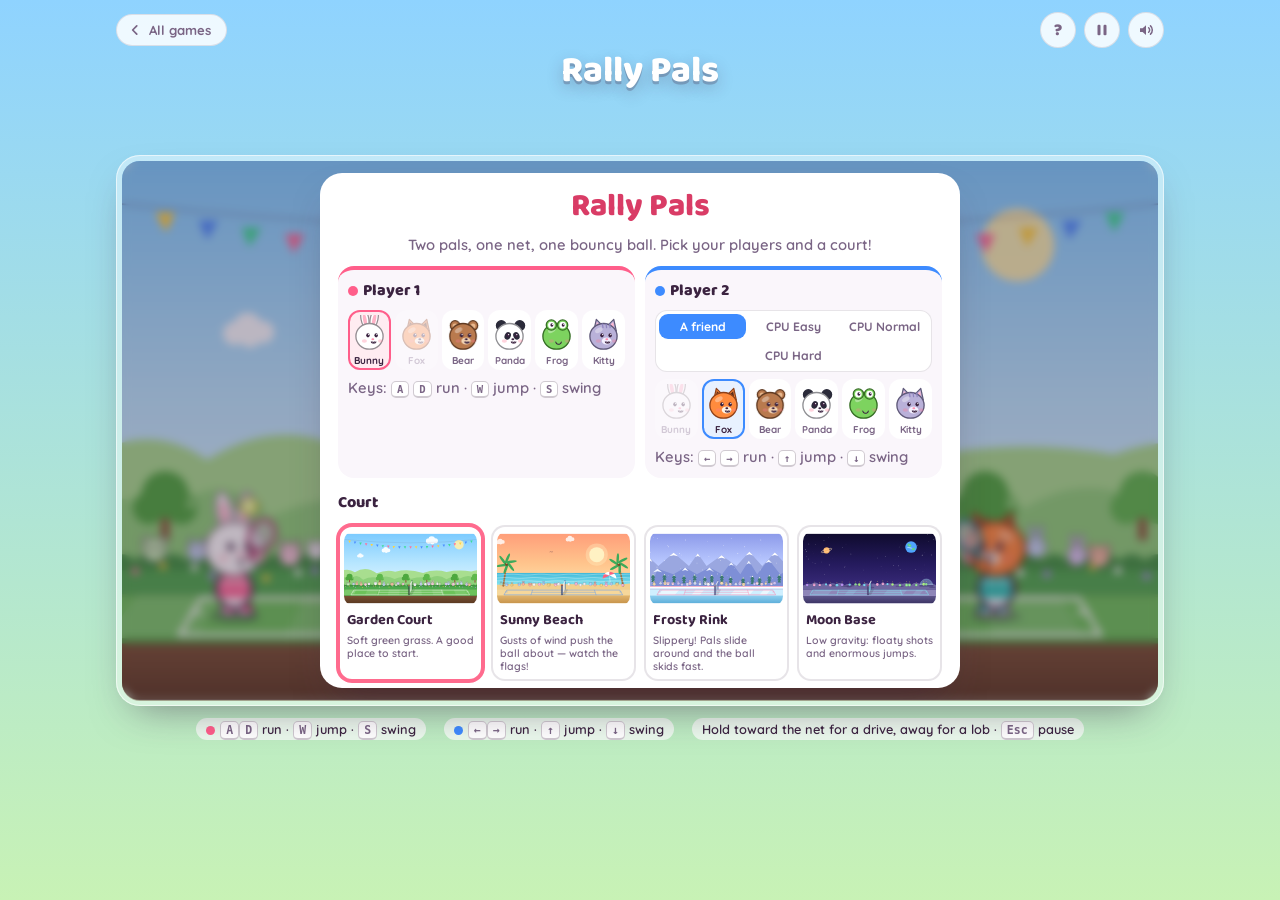
<file: games/rally-pals/index.html>
<!doctype html>
<html lang="en">
<head>
<meta charset="utf-8">
<meta name="viewport" content="width=device-width, initial-scale=1, viewport-fit=cover">
<title>Rally Pals — a two-player tennis game</title>
<meta name="description" content="Grab a friend and a racket! A bouncy two-player tennis game on one screen: drives, lobs, jumping smashes and silly power-ups on four courts — garden, beach, ice and the Moon. Or play the computer.">
<meta name="theme-color" content="#8FD3FF">
<link rel="icon" href="/assets/favicon.png">
<link rel="manifest" href="/manifest.webmanifest">
<link rel="apple-touch-icon" href="/assets/favicon.png">
<link rel="canonical" href="https://games.dearcharles.cn/games/rally-pals/">
<meta property="og:type" content="website">
<meta property="og:title" content="Rally Pals — two-player tennis with cute pals">
<meta property="og:description" content="Same-screen tennis for two: smash, lob and bonk the ball with power-ups on four silly courts.">
<meta property="og:url" content="https://games.dearcharles.cn/games/rally-pals/">
<meta property="og:image" content="https://games.dearcharles.cn/games/rally-pals/cover.png">
<meta name="twitter:card" content="summary_large_image">
<link rel="preconnect" href="https://fonts.googleapis.com">
<link rel="preconnect" href="https://fonts.gstatic.com" crossorigin>
<link href="https://fonts.googleapis.com/css2?family=Baloo+2:wght@600;700;800&family=Quicksand:wght@500;600;700&display=swap" rel="stylesheet">
<link rel="stylesheet" href="style.css">
<script type="module" src="js/main.js"></script>
</head>
<body>

<nav class="site-nav">
  <a href="/">
    <svg viewBox="0 0 24 24" fill="none" aria-hidden="true"><path d="M15 5l-7 7 7 7" stroke="currentColor" stroke-width="3" stroke-linecap="round" stroke-linejoin="round"/></svg>
    All games
  </a>
  <span class="grow"></span>
  <button class="icon-btn" id="helpBtn" type="button" aria-label="How to play" title="How to play (H)"><b>?</b></button>
  <button class="icon-btn" id="menuBtn" type="button" aria-label="Pause and menu" title="Pause (Esc)">
    <svg viewBox="0 0 24 24" fill="none" aria-hidden="true"><rect x="6" y="5" width="4" height="14" rx="1.5" fill="currentColor"/><rect x="14" y="5" width="4" height="14" rx="1.5" fill="currentColor"/></svg>
  </button>
  <button class="icon-btn" id="soundBtn" type="button" aria-label="Sound" aria-pressed="true" title="Sound (M)">
    <svg viewBox="0 0 24 24" fill="none" aria-hidden="true"><path d="M4 9.5h3.5L12 5.5v13l-4.5-4H4z" fill="currentColor"/><path class="on" d="M15.5 9a4 4 0 0 1 0 6M18 6.5a7.5 7.5 0 0 1 0 11" stroke="currentColor" stroke-width="2" stroke-linecap="round"/><path class="off" d="M16 9.5l5 5m0-5l-5 5" stroke="currentColor" stroke-width="2" stroke-linecap="round"/></svg>
  </button>
</nav>

<div class="page">
  <header class="hero"><h1>Rally Pals</h1></header>

  <div class="hud" id="hud" aria-live="polite">
    <div class="side p1">
      <canvas class="face" data-hud="face0" aria-hidden="true"></canvas>
      <div class="who"><b data-hud="name0"></b><small><span data-hud="tag0"></span> <span class="serve" data-hud="serve0" title="Serving">● serve</span></small><span class="games" data-hud="games0"></span></div>
      <b class="pts" data-hud="pts0">0</b>
    </div>
    <div class="mid" data-hud="mid"></div>
    <div class="side p2">
      <b class="pts" data-hud="pts1">0</b>
      <div class="who"><b data-hud="name1"></b><small><span class="serve" data-hud="serve1" title="Serving">serve ●</span> <span data-hud="tag1"></span></small><span class="games" data-hud="games1"></span></div>
      <canvas class="face" data-hud="face1" aria-hidden="true"></canvas>
    </div>
  </div>

  <div class="arena">
    <div class="pad pad1" aria-label="Player 1 buttons">
      <button type="button" data-p="0" data-a="left" aria-label="Player 1 run left"><svg viewBox="0 0 24 24"><path d="M15 5l-7 7 7 7" /></svg></button>
      <button type="button" data-p="0" data-a="right" aria-label="Player 1 run right"><svg viewBox="0 0 24 24"><path d="M9 5l7 7-7 7" /></svg></button>
      <button type="button" data-p="0" data-a="jump" class="act" aria-label="Player 1 jump"><svg viewBox="0 0 24 24"><path d="M6 14l6-6 6 6M12 8v11" /></svg></button>
      <button type="button" data-p="0" data-a="swing" class="act swing" aria-label="Player 1 swing"><svg viewBox="0 0 24 24"><ellipse cx="14.5" cy="8.5" rx="5.6" ry="6.8" transform="rotate(40 14.5 8.5)"/><path d="M12 6.5l5 4.5M14 4.5l4.5 4M10.5 9.5l4.2 3.6M10.2 13.6L4 20" /><circle cx="5" cy="7" r="2.2" class="ball"/></svg></button>
    </div>
    <div class="board-wrap">
      <canvas id="court" aria-label="Tennis court seen from the side: player 1 on the left, player 2 on the right, the net in the middle."></canvas>
      <div class="overlay" id="overlay" hidden><div class="card"></div></div>
    </div>
    <div class="pad pad2" aria-label="Player 2 buttons">
      <button type="button" data-p="1" data-a="swing" class="act swing" aria-label="Player 2 swing"><svg viewBox="0 0 24 24"><g transform="matrix(-1 0 0 1 24 0)"><ellipse cx="14.5" cy="8.5" rx="5.6" ry="6.8" transform="rotate(40 14.5 8.5)"/><path d="M12 6.5l5 4.5M14 4.5l4.5 4M10.5 9.5l4.2 3.6M10.2 13.6L4 20" /><circle cx="5" cy="7" r="2.2" class="ball"/></g></svg></button>
      <button type="button" data-p="1" data-a="jump" class="act" aria-label="Player 2 jump"><svg viewBox="0 0 24 24"><path d="M6 14l6-6 6 6M12 8v11" /></svg></button>
      <button type="button" data-p="1" data-a="left" aria-label="Player 2 run left"><svg viewBox="0 0 24 24"><path d="M15 5l-7 7 7 7" /></svg></button>
      <button type="button" data-p="1" data-a="right" aria-label="Player 2 run right"><svg viewBox="0 0 24 24"><path d="M9 5l7 7-7 7" /></svg></button>
    </div>
  </div>

  <div class="keys-help">
    <span class="k1"><i class="dot p1"></i><kbd>A</kbd><kbd>D</kbd> run · <kbd>W</kbd> jump · <kbd>S</kbd> swing</span>
    <span class="k2"><i class="dot p2"></i><kbd>←</kbd><kbd>→</kbd> run · <kbd>↑</kbd> jump · <kbd>↓</kbd> swing</span>
    <span>Hold toward the net for a drive, away for a lob · <kbd>Esc</kbd> pause</span>
  </div>
  <p class="turn-hint">Turn your device sideways for a bigger court.</p>
</div>

<script>if ('serviceWorker' in navigator) window.addEventListener('load', function(){ navigator.serviceWorker.register('/sw.js').catch(function(){}); });</script>
</body>
</html>
</file>
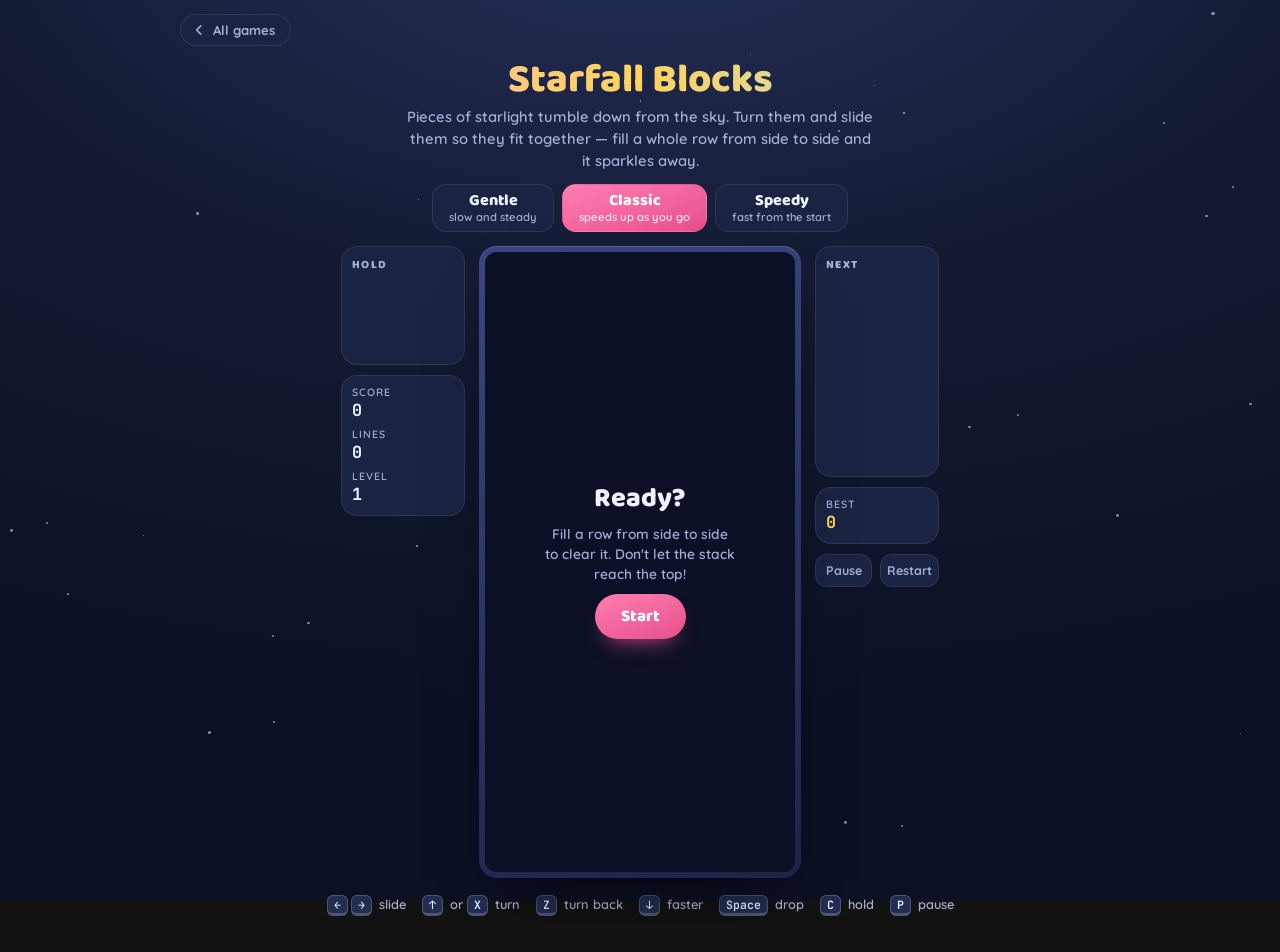
<file: games/starfall-blocks/index.html>
<!doctype html>
<html lang="en">
<head>
<meta charset="utf-8">
<meta name="viewport" content="width=device-width, initial-scale=1, viewport-fit=cover">
<title>Starfall Blocks — classic falling-block puzzle</title>
<meta name="description" content="The classic falling-block puzzle, made cosy: turn and slide the pieces, fill a whole row and watch it sparkle away. Hold, ghost piece, three speeds, works with keys or touch. Free, no sign-up.">
<meta name="theme-color" content="#141B33">
<link rel="icon" href="/assets/favicon.png">
<link rel="manifest" href="/manifest.webmanifest">
<link rel="apple-touch-icon" href="/assets/favicon.png">
<link rel="canonical" href="https://games.dearcharles.cn/games/starfall-blocks/">
<meta property="og:type" content="website">
<meta property="og:title" content="Starfall Blocks — classic falling-block puzzle">
<meta property="og:description" content="Turn and slide the falling pieces, fill a whole row and watch it sparkle away. Three speeds, keyboard or touch.">
<meta property="og:url" content="https://games.dearcharles.cn/games/starfall-blocks/">
<meta property="og:image" content="https://games.dearcharles.cn/games/starfall-blocks/cover.png">
<meta name="twitter:card" content="summary_large_image">
<link rel="preconnect" href="https://fonts.googleapis.com">
<link rel="preconnect" href="https://fonts.gstatic.com" crossorigin>
<link href="https://fonts.googleapis.com/css2?family=Baloo+2:wght@600;700;800&family=Quicksand:wght@500;600;700&family=JetBrains+Mono:wght@600;700&display=swap" rel="stylesheet">
<style>
  :root{
    --sky-black:#0B1024;
    --sky-deep:#141B33;
    --sky-glow:#26305A;
    --panel:#1A2342;
    --panel-2:#222D52;
    --well:#0E1430;
    --line:rgba(255,255,255,.09);
    --line-strong:rgba(255,255,255,.2);
    --text:#EEF2FF;
    --muted:#A3AED6;
    --pink:#FF7EB0;
    --pink-2:#E7508A;
    --gold:#FFD35C;
    --mint:#6EE7C0;
    --lilac:#B69CFF;
    --display:'Baloo 2', 'PingFang SC', 'Microsoft YaHei', system-ui, sans-serif;
    --body:'Quicksand', 'PingFang SC', 'Microsoft YaHei', system-ui, sans-serif;
    --mono:'JetBrains Mono', ui-monospace, monospace;
    color-scheme:dark;
  }

  *{ box-sizing:border-box; }
  html,body{ overscroll-behavior:none; }
  body{
    margin:0;
    min-height:100vh;
    color:var(--text);
    font-family:var(--body);
    font-weight:600;
    -webkit-font-smoothing:antialiased;
    background:radial-gradient(120% 90% at 50% -10%, var(--sky-glow) 0%, var(--sky-deep) 45%, var(--sky-black) 100%);
    background-attachment:fixed;
    overflow-x:hidden;
    -webkit-tap-highlight-color:transparent;
  }

  /* twinkling stars, purely decorative */
  #stars{ position:fixed; inset:0; pointer-events:none; z-index:0; overflow:hidden; }
  #stars i{
    position:absolute; display:block; border-radius:50%;
    background:#fff; opacity:.5;
  }
  @media (prefers-reduced-motion:no-preference){
    #stars i{ animation:twinkle 3.6s ease-in-out infinite; }
  }
  @keyframes twinkle{ 0%,100%{ opacity:.15; } 50%{ opacity:.75; } }

  .site-nav{
    position:relative; z-index:3;
    max-width:960px; margin:0 auto; padding:14px 20px 0;
    display:flex; align-items:center; gap:8px;
  }
  .site-nav a{
    display:inline-flex; align-items:center; gap:7px;
    text-decoration:none; color:var(--muted);
    font-weight:700; font-size:.82rem;
    background:var(--panel); border:1px solid var(--line);
    border-radius:999px; padding:7px 15px 7px 11px;
    transition:transform .15s ease, color .15s ease, border-color .15s ease;
  }
  .site-nav a:hover{ transform:translateX(-2px); color:var(--text); border-color:var(--line-strong); }
  .site-nav a:focus-visible{ outline:2px solid var(--pink); outline-offset:2px; }
  .site-nav svg{ width:14px; height:14px; }

  .page{ position:relative; z-index:1; max-width:960px; margin:0 auto; padding:6px 16px 40px; }

  .hero{ text-align:center; margin:6px 0 12px; }
  .hero h1{
    font-family:var(--display); font-weight:800;
    font-size:clamp(1.7rem, 5vw, 2.5rem); line-height:1.1; margin:0 0 4px;
    background:linear-gradient(90deg, #FFB3CF, var(--gold) 50%, #9EE6FF);
    -webkit-background-clip:text; background-clip:text; color:transparent;
  }
  .hero p{ margin:0 auto; max-width:52ch; color:var(--muted); font-size:.92rem; line-height:1.5; }

  .speed-row{ display:flex; justify-content:center; flex-wrap:wrap; gap:8px; margin:0 0 14px; }
  .speed-pill{
    font:inherit; cursor:pointer;
    display:flex; flex-direction:column; align-items:center; line-height:1.15;
    background:var(--panel); color:var(--muted);
    border:1px solid var(--line); border-radius:14px; padding:7px 16px;
    transition:transform .15s ease, border-color .15s ease, color .15s ease, background .15s ease;
  }
  .speed-pill b{ font-family:var(--display); font-weight:800; font-size:1rem; color:var(--text); }
  .speed-pill span{ font-size:.7rem; }
  .speed-pill:hover{ transform:translateY(-1px); border-color:var(--line-strong); }
  .speed-pill.active{ background:linear-gradient(160deg, var(--pink), var(--pink-2)); border-color:transparent; color:#FFE6F0; }
  .speed-pill.active b{ color:#fff; }
  .speed-pill:focus-visible{ outline:2px solid var(--gold); outline-offset:2px; }

  /* ---------- play area ---------- */
  .arena{
    display:grid; grid-template-columns:auto auto auto; justify-content:center;
    align-items:start; gap:14px;
  }
  .side{ display:flex; flex-direction:column; gap:10px; width:124px; }
  .box{
    background:var(--panel); border:1px solid var(--line); border-radius:16px;
    padding:9px 10px 10px;
  }
  .box h2{
    margin:0 0 4px; font-family:var(--display); font-weight:800;
    font-size:.72rem; letter-spacing:.12em; text-transform:uppercase; color:var(--muted);
  }
  .mini{ display:block; width:100%; aspect-ratio:4/3; }
  .mini.tall{ aspect-ratio:4/7.4; }
  .stat{ display:flex; flex-direction:column; }
  .stat + .stat{ margin-top:6px; }
  .stat span{ font-size:.66rem; letter-spacing:.1em; text-transform:uppercase; color:var(--muted); }
  .stat b{ font-family:var(--mono); font-weight:700; font-size:1.05rem; color:var(--text); font-variant-numeric:tabular-nums; }
  .stat b.gold{ color:var(--gold); }

  .well-wrap{ position:relative; }
  .well{
    position:relative;
    padding:6px; border-radius:18px;
    background:linear-gradient(160deg, #3A4680, #1C2447);
    box-shadow:0 30px 60px -30px rgba(0,0,0,.8), inset 0 1px 0 rgba(255,255,255,.15);
  }
  #board{
    display:block; border-radius:12px; background:var(--well);
    touch-action:none; user-select:none; -webkit-user-select:none;
  }

  .overlay{
    position:absolute; inset:6px; border-radius:12px;
    display:flex; flex-direction:column; align-items:center; justify-content:center; gap:10px;
    text-align:center; padding:18px;
    background:rgba(11,16,36,.78);
    -webkit-backdrop-filter:blur(3px); backdrop-filter:blur(3px);
  }
  .overlay[hidden]{ display:none; }
  .overlay h2{ margin:0; font-family:var(--display); font-weight:800; font-size:1.7rem; line-height:1.1; }
  .overlay p{ margin:0; color:var(--muted); font-size:.86rem; line-height:1.45; max-width:24ch; }
  .overlay .big{ font-family:var(--mono); font-size:1.6rem; color:var(--gold); }
  .cta{
    font:inherit; cursor:pointer; border:0;
    font-family:var(--display); font-weight:800; font-size:1.05rem;
    color:#fff; padding:9px 26px; border-radius:999px;
    background:linear-gradient(160deg, var(--pink), var(--pink-2));
    box-shadow:0 12px 22px -12px rgba(231,80,138,.95);
    transition:transform .15s ease;
  }
  .cta:hover{ transform:translateY(-1px) scale(1.03); }
  .cta:focus-visible{ outline:3px solid var(--gold); outline-offset:3px; }
  .cta.ghost{ background:transparent; border:1px solid var(--line-strong); box-shadow:none; font-size:.9rem; padding:7px 20px; }

  .tools{ display:flex; gap:8px; }
  .tool{
    flex:1; font:inherit; cursor:pointer;
    font-size:.78rem; font-weight:700; color:var(--muted);
    background:var(--panel); border:1px solid var(--line); border-radius:12px;
    padding:8px 6px;
    transition:color .15s ease, border-color .15s ease;
  }
  .tool:hover{ color:var(--text); border-color:var(--line-strong); }
  .tool:focus-visible{ outline:2px solid var(--pink); outline-offset:2px; }

  /* ---------- touch pad ---------- */
  .pad{
    display:none;
    grid-template-columns:repeat(6, 1fr); gap:8px;
    max-width:460px; margin:14px auto 0;
  }
  .pad button{
    font:inherit; cursor:pointer;
    height:58px; border-radius:16px;
    display:flex; align-items:center; justify-content:center;
    color:var(--text); background:linear-gradient(180deg, var(--panel-2), var(--panel));
    border:1px solid var(--line-strong);
    touch-action:none; user-select:none; -webkit-user-select:none;
    box-shadow:0 5px 0 #0A0F22;
    transition:transform .05s ease, box-shadow .05s ease;
  }
  .pad button.down, .pad button:active{ transform:translateY(4px); box-shadow:0 1px 0 #0A0F22; }
  .pad button svg{ width:26px; height:26px; }
  .pad .accent{ background:linear-gradient(160deg, var(--pink), var(--pink-2)); border-color:transparent; }
  .pad .hold-btn{ font-family:var(--display); font-weight:800; font-size:.86rem; }
  @media (hover:none) and (pointer:coarse){
    .pad{ display:grid; }
    .keys-help{ display:none; }
  }

  .keys-help{
    margin:18px auto 0; max-width:640px;
    display:flex; flex-wrap:wrap; justify-content:center; gap:8px 16px;
    font-size:.8rem; color:var(--muted);
  }
  .keys-help kbd{
    font-family:var(--mono); font-size:.72rem; color:var(--text);
    background:var(--panel-2); border:1px solid var(--line-strong); border-bottom-width:3px;
    border-radius:6px; padding:1px 6px; margin-right:3px;
  }
  .touch-help{ display:none; text-align:center; font-size:.8rem; color:var(--muted); margin:12px auto 0; max-width:44ch; line-height:1.5; }
  @media (hover:none) and (pointer:coarse){ .touch-help{ display:block; } }

  @media (max-width:560px){
    .page{ padding:4px 10px 30px; }
    .hero p{ display:none; }
    .arena{ gap:8px; }
    .side{ width:70px; gap:8px; }
    .box{ padding:6px 6px 7px; border-radius:12px; }
    .box h2{ font-size:.6rem; letter-spacing:.08em; }
    .stat span{ font-size:.56rem; letter-spacing:.06em; }
    .stat b{ font-size:.82rem; }
    .tools{ flex-direction:column; gap:6px; }
    .tool{ font-size:.7rem; padding:6px 4px; }
    .overlay h2{ font-size:1.35rem; }
    .speed-pill{ padding:6px 12px; }
    .speed-pill span{ display:none; }
  }
</style>
</head>
<body>

<nav class="site-nav">
  <a href="/">
    <svg viewBox="0 0 24 24" fill="none" aria-hidden="true"><path d="M15 5l-7 7 7 7" stroke="currentColor" stroke-width="3" stroke-linecap="round" stroke-linejoin="round"/></svg>
    All games
  </a>
</nav>

<div id="stars" aria-hidden="true"></div>

<div class="page">
  <header class="hero">
    <h1>Starfall Blocks</h1>
    <p>Pieces of starlight tumble down from the sky. Turn them and slide them so they fit together — fill a whole row from side to side and it sparkles away.</p>
  </header>

  <div class="speed-row" role="group" aria-label="Choose a speed">
    <button class="speed-pill" data-speed="gentle" type="button"><b>Gentle</b><span>slow and steady</span></button>
    <button class="speed-pill" data-speed="classic" type="button"><b>Classic</b><span>speeds up as you go</span></button>
    <button class="speed-pill" data-speed="speedy" type="button"><b>Speedy</b><span>fast from the start</span></button>
  </div>

  <div class="arena" id="arena">
    <aside class="side">
      <div class="box">
        <h2>Hold</h2>
        <canvas class="mini" id="holdCanvas" aria-label="Held piece"></canvas>
      </div>
      <div class="box" aria-live="off">
        <div class="stat"><span>Score</span><b id="scoreOut">0</b></div>
        <div class="stat"><span>Lines</span><b id="linesOut">0</b></div>
        <div class="stat"><span>Level</span><b id="levelOut">1</b></div>
      </div>
    </aside>

    <div class="well-wrap" id="wellWrap">
      <div class="well">
        <canvas id="board" aria-label="Game board"></canvas>
        <div class="overlay" id="overlay">
          <h2 id="ovTitle">Ready?</h2>
          <p id="ovScore" class="big" hidden></p>
          <p id="ovMsg">Fill a row from side to side to clear it. Don't let the stack reach the top!</p>
          <button class="cta" id="ovBtn" type="button">Start</button>
          <button class="cta ghost" id="ovBtn2" type="button" hidden>New game</button>
        </div>
      </div>
    </div>

    <aside class="side">
      <div class="box">
        <h2>Next</h2>
        <canvas class="mini tall" id="nextCanvas" aria-label="Next pieces"></canvas>
      </div>
      <div class="box">
        <div class="stat"><span>Best</span><b id="bestOut" class="gold">0</b></div>
      </div>
      <div class="tools">
        <button class="tool" id="pauseBtn" type="button">Pause</button>
        <button class="tool" id="restartBtn" type="button">Restart</button>
      </div>
    </aside>
  </div>

  <div class="pad" id="pad" role="group" aria-label="Controls">
    <button type="button" data-act="left" aria-label="Move left"><svg viewBox="0 0 24 24" fill="none"><path d="M15 5l-7 7 7 7" stroke="currentColor" stroke-width="3" stroke-linecap="round" stroke-linejoin="round"/></svg></button>
    <button type="button" data-act="right" aria-label="Move right"><svg viewBox="0 0 24 24" fill="none"><path d="M9 5l7 7-7 7" stroke="currentColor" stroke-width="3" stroke-linecap="round" stroke-linejoin="round"/></svg></button>
    <button type="button" data-act="down" aria-label="Soft drop"><svg viewBox="0 0 24 24" fill="none"><path d="M5 9l7 7 7-7" stroke="currentColor" stroke-width="3" stroke-linecap="round" stroke-linejoin="round"/></svg></button>
    <button type="button" data-act="rotate" aria-label="Turn"><svg viewBox="0 0 24 24" fill="none"><path d="M19 12a7 7 0 1 1-2.05-4.95" stroke="currentColor" stroke-width="2.6" stroke-linecap="round"/><path d="M17.5 3.5v4h-4" stroke="currentColor" stroke-width="2.6" stroke-linecap="round" stroke-linejoin="round"/></svg></button>
    <button type="button" data-act="drop" class="accent" aria-label="Drop"><svg viewBox="0 0 24 24" fill="none"><path d="M6 6l6 6 6-6M6 12l6 6 6-6" stroke="currentColor" stroke-width="2.8" stroke-linecap="round" stroke-linejoin="round"/></svg></button>
    <button type="button" data-act="hold" class="hold-btn" aria-label="Hold">Hold</button>
  </div>

  <div class="keys-help">
    <span><kbd>←</kbd><kbd>→</kbd> slide</span>
    <span><kbd>↑</kbd> or <kbd>X</kbd> turn</span>
    <span><kbd>Z</kbd> turn back</span>
    <span><kbd>↓</kbd> faster</span>
    <span><kbd>Space</kbd> drop</span>
    <span><kbd>C</kbd> hold</span>
    <span><kbd>P</kbd> pause</span>
  </div>
  <p class="touch-help">Use the buttons — or play right on the board: tap to turn, drag sideways to slide, flick down to drop, flick up to hold.</p>
</div>

<script>
(function(){
  "use strict";

  var REDUCED_MOTION = window.matchMedia && window.matchMedia('(prefers-reduced-motion: reduce)').matches;

  /* ---------- decorative stars ---------- */
  (function(){
    var field = document.getElementById('stars');
    for (var i = 0; i < 40; i++){
      var s = document.createElement('i');
      var size = 1 + Math.random() * 2.2;
      s.style.left = (Math.random() * 100) + '%';
      s.style.top = (Math.random() * 100) + '%';
      s.style.width = s.style.height = size + 'px';
      s.style.animationDelay = (Math.random() * 3.6) + 's';
      field.appendChild(s);
    }
  })();

  /* ---------- storage (never trusted to work) ---------- */
  function load(key){ try{ return localStorage.getItem(key); } catch(e){ return null; } }
  function save(key, v){ try{ localStorage.setItem(key, v); } catch(e){} }

  /* =====================================================================
     Pieces. Each shape is its spawn matrix; the other three states are
     true matrix rotations, which is exactly what the Super Rotation
     System expects, so the standard wall-kick tables below apply as-is.
     ===================================================================== */
  var COLS = 10, ROWS = 22, HIDDEN = 2, VISIBLE = ROWS - HIDDEN;

  var SHAPES = {
    I: [[0,0,0,0],[1,1,1,1],[0,0,0,0],[0,0,0,0]],
    J: [[1,0,0],[1,1,1],[0,0,0]],
    L: [[0,0,1],[1,1,1],[0,0,0]],
    O: [[1,1],[1,1]],
    S: [[0,1,1],[1,1,0],[0,0,0]],
    T: [[0,1,0],[1,1,1],[0,0,0]],
    Z: [[1,1,0],[0,1,1],[0,0,0]]
  };
  var COLORS = {
    I:'#56DDF0', J:'#6C9CFF', L:'#FFA24C', O:'#FFD35C',
    S:'#63E6A4', T:'#B98BFF', Z:'#FF6F94'
  };
  var TYPES = ['I','J','L','O','S','T','Z'];

  // STATES[type][rot] = list of [x,y] cells inside the piece's box
  var STATES = {}, BOXSIZE = {};
  TYPES.forEach(function(t){
    var m = SHAPES[t], n = m.length, states = [];
    for (var r = 0; r < 4; r++){
      var cells = [];
      for (var y = 0; y < n; y++) for (var x = 0; x < n; x++) if (m[y][x]) cells.push([x, y]);
      states.push(cells);
      var next = [];
      for (var yy = 0; yy < n; yy++){
        next.push([]);
        for (var xx = 0; xx < n; xx++) next[yy].push(m[n - 1 - xx][yy]);
      }
      m = next;
    }
    STATES[t] = states;
    BOXSIZE[t] = n;
  });

  // SRS kicks as [dx, dyUp]; converted to our y-down board when used.
  var KICKS_JLSTZ = {
    '0>1':[[0,0],[-1,0],[-1,1],[0,-2],[-1,-2]],
    '1>0':[[0,0],[1,0],[1,-1],[0,2],[1,2]],
    '1>2':[[0,0],[1,0],[1,-1],[0,2],[1,2]],
    '2>1':[[0,0],[-1,0],[-1,1],[0,-2],[-1,-2]],
    '2>3':[[0,0],[1,0],[1,1],[0,-2],[1,-2]],
    '3>2':[[0,0],[-1,0],[-1,-1],[0,2],[-1,2]],
    '3>0':[[0,0],[-1,0],[-1,-1],[0,2],[-1,2]],
    '0>3':[[0,0],[1,0],[1,1],[0,-2],[1,-2]]
  };
  var KICKS_I = {
    '0>1':[[0,0],[-2,0],[1,0],[-2,-1],[1,2]],
    '1>0':[[0,0],[2,0],[-1,0],[2,1],[-1,-2]],
    '1>2':[[0,0],[-1,0],[2,0],[-1,2],[2,-1]],
    '2>1':[[0,0],[1,0],[-2,0],[1,-2],[-2,1]],
    '2>3':[[0,0],[2,0],[-1,0],[2,1],[-1,-2]],
    '3>2':[[0,0],[-2,0],[1,0],[-2,-1],[1,2]],
    '3>0':[[0,0],[1,0],[-2,0],[1,-2],[-2,1]],
    '0>3':[[0,0],[-1,0],[2,0],[-1,2],[2,-1]]
  };

  /* ---------- speeds ---------- */
  var MODES = {
    gentle:  { start:1, linesPerLevel:15, maxLevel:8  },
    classic: { start:1, linesPerLevel:10, maxLevel:20 },
    speedy:  { start:6, linesPerLevel:10, maxLevel:20 }
  };
  // seconds per row, from the modern guideline curve
  function gravityMs(level){
    var l = Math.min(level, 20) - 1;
    return Math.max(Math.pow(0.8 - l * 0.007, l), 0.012) * 1000;
  }

  var DAS = 170, ARR = 45, SOFT_MS = 35, LOCK_MS = 500, MAX_LOCK_RESETS = 15;
  var CLEAR_MS = REDUCED_MOTION ? 120 : 320;

  /* ---------- game state ---------- */
  var grid, piece, holdType, holdUsed, bag, queue;
  var score, lines, level, combo, b2b;
  var state = 'ready';          // ready | playing | paused | clearing | over
  var mode = load('starfall-mode') || 'classic';
  if (!MODES[mode]) mode = 'classic';
  var fallTimer = 0, lockTimer = 0, lockResets = 0, lowestY = 0;
  var clearRows = [], clearTimer = 0;
  var popups = [], particles = [];

  function emptyGrid(){
    var g = [];
    for (var y = 0; y < ROWS; y++){ g.push(new Array(COLS).fill(null)); }
    return g;
  }

  function refillBag(){
    var b = TYPES.slice();
    for (var i = b.length - 1; i > 0; i--){
      var j = Math.floor(Math.random() * (i + 1));
      var t = b[i]; b[i] = b[j]; b[j] = t;
    }
    return b;
  }
  function takeNext(){
    while (queue.length < 4){
      if (!bag.length) bag = refillBag();
      queue.push(bag.pop());
    }
    return queue.shift();
  }

  function cellsOf(p, rot, px, py){
    var out = [], st = STATES[p.type][rot === undefined ? p.rot : rot];
    px = px === undefined ? p.x : px;
    py = py === undefined ? p.y : py;
    for (var i = 0; i < 4; i++) out.push([px + st[i][0], py + st[i][1]]);
    return out;
  }
  function fits(p, rot, px, py){
    var c = cellsOf(p, rot, px, py);
    for (var i = 0; i < 4; i++){
      var x = c[i][0], y = c[i][1];
      if (x < 0 || x >= COLS || y >= ROWS) return false;
      if (y >= 0 && grid[y][x]) return false;
    }
    return true;
  }

  function spawn(type){
    var n = BOXSIZE[type];
    piece = { type:type, rot:0, x:Math.floor((COLS - n) / 2), y:HIDDEN - 1 };
    fallTimer = 0; lockTimer = 0; lockResets = 0; lowestY = piece.y;
    if (!fits(piece)){ gameOver(); return false; }
    // drop straight into view if there is room, like the real thing
    if (fits(piece, piece.rot, piece.x, piece.y + 1)){ piece.y++; lowestY = piece.y; }
    return true;
  }

  function onGround(){ return !fits(piece, piece.rot, piece.x, piece.y + 1); }

  function touchedGround(){
    // a successful move or turn while resting buys a little more time
    if (onGround() && lockResets < MAX_LOCK_RESETS){ lockTimer = 0; lockResets++; }
  }

  function tryMove(dx){
    if (state !== 'playing') return false;
    if (fits(piece, piece.rot, piece.x + dx, piece.y)){
      piece.x += dx; touchedGround(); return true;
    }
    return false;
  }

  function tryRotate(dir){
    if (state !== 'playing' || piece.type === 'O') return false;
    var from = piece.rot, to = (from + dir + 4) % 4;
    var table = (piece.type === 'I' ? KICKS_I : KICKS_JLSTZ)[from + '>' + to];
    for (var i = 0; i < table.length; i++){
      var nx = piece.x + table[i][0], ny = piece.y - table[i][1];
      if (fits(piece, to, nx, ny)){
        piece.x = nx; piece.y = ny; piece.rot = to;
        if (piece.y > lowestY){ lowestY = piece.y; lockResets = 0; }
        touchedGround();
        return true;
      }
    }
    return false;
  }

  function stepDown(){
    if (fits(piece, piece.rot, piece.x, piece.y + 1)){
      piece.y++;
      if (piece.y > lowestY){ lowestY = piece.y; lockResets = 0; lockTimer = 0; }
      return true;
    }
    return false;
  }

  function softDrop(){
    if (state !== 'playing') return;
    if (stepDown()){ score += 1; fallTimer = 0; updateHud(); }
  }

  function hardDrop(){
    if (state !== 'playing') return;
    var n = 0;
    while (stepDown()) n++;
    score += n * 2;
    if (n > 0 && !REDUCED_MOTION){
      cellsOf(piece).forEach(function(c){
        for (var k = 0; k < 2; k++) particles.push(makeParticle(c[0] + .5, c[1] + .2, COLORS[piece.type], 0.6));
      });
    }
    lockPiece();
  }

  function hold(){
    if (state !== 'playing' || holdUsed) return;
    var cur = piece.type;
    if (holdType){ spawn(holdType); } else { spawn(takeNext()); }
    holdType = cur; holdUsed = true;
    drawHold(); drawNext();
  }

  function ghostY(){
    var y = piece.y;
    while (fits(piece, piece.rot, piece.x, y + 1)) y++;
    return y;
  }

  function lockPiece(){
    var cells = cellsOf(piece), allHidden = true;
    for (var i = 0; i < 4; i++){
      var x = cells[i][0], y = cells[i][1];
      if (y >= 0) grid[y][x] = piece.type;
      if (y >= HIDDEN) allHidden = false;
    }
    if (allHidden){ gameOver(); return; }

    clearRows = [];
    for (var r = 0; r < ROWS; r++){
      if (grid[r].every(Boolean)) clearRows.push(r);
    }
    holdUsed = false;
    drawHold();
    if (clearRows.length){
      scoreClear(clearRows.length);
      if (!REDUCED_MOTION){
        clearRows.forEach(function(row){
          for (var x = 0; x < COLS; x++){
            for (var k = 0; k < 3; k++) particles.push(makeParticle(x + .5, row + .5, COLORS[grid[row][x]], 1));
          }
        });
      }
      state = 'clearing'; clearTimer = 0; piece = null;
    } else {
      combo = -1;
      spawn(takeNext());
      drawNext();
    }
    updateHud();
  }

  var CLEAR_NAMES = ['', 'Nice!', 'Double!', 'Triple!', 'STARFALL!'];
  function scoreClear(n){
    combo++;
    var pts = [0, 100, 300, 500, 800][n] * level;
    var big = n === 4;
    if (big && b2b) pts = Math.floor(pts * 1.5);
    b2b = big;
    if (combo > 0) pts += 50 * combo * level;
    score += pts;
    lines += n;

    var text = CLEAR_NAMES[n];
    if (combo > 0) text += '  combo ×' + (combo + 1);
    var midRow = clearRows[Math.floor(clearRows.length / 2)];
    popups.push({ text:text, sub:'+' + pts, y:midRow, t:0, big:big });

    var m = MODES[mode];
    var newLevel = Math.min(m.maxLevel, m.start + Math.floor(lines / m.linesPerLevel));
    if (newLevel > level){
      level = newLevel;
      popups.push({ text:'Level ' + level, sub:'', y:midRow - 2, t:-250, big:false, level:true });
    }
  }

  function finishClear(){
    // remove bottom-up so indices stay valid
    for (var i = clearRows.length - 1; i >= 0; i--) grid.splice(clearRows[i], 1);
    for (var j = 0; j < clearRows.length; j++) grid.unshift(new Array(COLS).fill(null));
    clearRows = [];

    var empty = grid.every(function(row){ return row.every(function(c){ return !c; }); });
    if (empty){
      var bonus = 2000 * level;
      score += bonus;
      popups.push({ text:'All clear!', sub:'+' + bonus, y:VISIBLE / 2 + HIDDEN, t:0, big:true });
    }
    state = 'playing';
    if (spawn(takeNext())) drawNext();
    updateHud();
  }

  /* ---------- flow ---------- */
  function newGame(){
    grid = emptyGrid();
    bag = []; queue = [];
    holdType = null; holdUsed = false;
    score = 0; lines = 0; combo = -1; b2b = false;
    level = MODES[mode].start;
    popups = []; particles = []; clearRows = [];
    state = 'playing';
    resetInput();
    spawn(takeNext());
    hideOverlay();
    updateHud(); drawHold(); drawNext();
    ensureBoardVisible();
  }

  function gameOver(){
    state = 'over';
    piece = null;
    var key = 'starfall-best-' + mode;
    var best = parseInt(load(key), 10) || 0;
    var isBest = score > best;
    if (isBest){ best = score; save(key, String(score)); }
    updateHud();
    showOverlay('over', isBest && score > 0 ? 'New best!' : 'Game over',
      score.toLocaleString(),
      lines + (lines === 1 ? ' line' : ' lines') + ' cleared · level ' + level +
        (isBest || !score ? '' : '. Your best is ' + best.toLocaleString() + '.'),
      'Play again', null);
  }

  var pausedFrom = 'playing';
  function pause(){
    if (state !== 'playing' && state !== 'clearing') return false;
    pausedFrom = state;
    state = 'paused';
    resetInput();
    showOverlay('pause', 'Paused', null, 'Take a breath. The pieces will wait for you.', 'Keep going', 'New game');
    pauseBtn.textContent = 'Resume';
    return true;
  }
  function resume(){
    if (state !== 'paused') return;
    state = pausedFrom;
    hideOverlay();
    lastTime = performance.now();
  }

  /* ---------- overlay ----------
     ovMode says what the two buttons mean:
       start / over  -> primary starts a game
       pause         -> primary resumes, secondary starts fresh
       confirm       -> primary starts fresh (maybe at a new speed),
                        secondary goes back to the paused game          */
  var overlay = document.getElementById('overlay');
  var ovTitle = document.getElementById('ovTitle');
  var ovScore = document.getElementById('ovScore');
  var ovMsg = document.getElementById('ovMsg');
  var ovBtn = document.getElementById('ovBtn');
  var ovBtn2 = document.getElementById('ovBtn2');
  var pauseBtn = document.getElementById('pauseBtn');
  var ovMode = 'start', pendingMode = null;

  function showOverlay(kind, title, big, msg, btn, btn2){
    ovMode = kind;
    ovTitle.textContent = title;
    ovScore.hidden = big === null;
    if (big !== null) ovScore.textContent = big;
    ovMsg.textContent = msg;
    ovBtn.textContent = btn;
    ovBtn2.hidden = !btn2;
    if (btn2) ovBtn2.textContent = btn2;
    overlay.hidden = false;
    setTimeout(function(){ try{ ovBtn.focus({ preventScroll:true }); } catch(e){} }, 30);
  }
  function hideOverlay(){ overlay.hidden = true; pauseBtn.textContent = 'Pause'; }

  function askRestart(title, msg, newMode){
    if (state === 'ready' || state === 'over'){
      if (newMode){ mode = newMode; save('starfall-mode', mode); markMode(); }
      newGame();
      return;
    }
    pause();
    pendingMode = newMode;
    showOverlay('confirm', title, null, msg, 'New game', 'Keep playing');
  }

  ovBtn.addEventListener('click', function(){
    if (ovMode === 'pause'){ resume(); return; }
    if (ovMode === 'confirm' && pendingMode){ mode = pendingMode; save('starfall-mode', mode); markMode(); }
    pendingMode = null;
    newGame();
  });
  ovBtn2.addEventListener('click', function(){
    if (ovMode === 'confirm'){ pendingMode = null; resume(); return; }
    newGame();
  });
  pauseBtn.addEventListener('click', function(){
    pauseBtn.blur();
    if (state === 'paused') resume(); else pause();
  });
  document.getElementById('restartBtn').addEventListener('click', function(e){
    e.currentTarget.blur();
    askRestart('Start over?', 'This game ends and a fresh one begins.', null);
  });

  /* ---------- speed pills ---------- */
  var SPEED_NAMES = { gentle:'Gentle', classic:'Classic', speedy:'Speedy' };
  var pills = document.querySelectorAll('.speed-pill');
  function markMode(){
    for (var i = 0; i < pills.length; i++) pills[i].classList.toggle('active', pills[i].dataset.speed === mode);
    if (state === 'ready') level = MODES[mode].start;
    if (typeof score === 'number') updateHud();
  }
  for (var pi = 0; pi < pills.length; pi++){
    pills[pi].addEventListener('click', function(e){
      var m = e.currentTarget.dataset.speed;
      e.currentTarget.blur();
      if (m === mode) return;
      if (state === 'ready'){ mode = m; save('starfall-mode', m); markMode(); return; }
      askRestart('Switch to ' + SPEED_NAMES[m] + '?', 'Changing speed starts a fresh game.', m);
    });
  }

  /* ---------- HUD ---------- */
  var scoreOut = document.getElementById('scoreOut');
  var linesOut = document.getElementById('linesOut');
  var levelOut = document.getElementById('levelOut');
  var bestOut = document.getElementById('bestOut');
  function updateHud(){
    scoreOut.textContent = score.toLocaleString();
    linesOut.textContent = lines;
    levelOut.textContent = level;
    var best = parseInt(load('starfall-best-' + mode), 10) || 0;
    bestOut.textContent = Math.max(best, score).toLocaleString();
  }

  /* =====================================================================
     Drawing. Every block is a little candy gem; sprites are cached per
     colour and size so the board redraw stays cheap.
     ===================================================================== */
  var board = document.getElementById('board');
  var ctx = board.getContext('2d');
  var holdCanvas = document.getElementById('holdCanvas');
  var nextCanvas = document.getElementById('nextCanvas');
  var DPR = 1, CELL = 28;
  var spriteCache = {};

  function shade(hex, amt){
    var n = parseInt(hex.slice(1), 16);
    var r = n >> 16, g = (n >> 8) & 255, b = n & 255;
    function f(c){ return Math.round(amt < 0 ? c * (1 + amt) : c + (255 - c) * amt); }
    return 'rgb(' + f(r) + ',' + f(g) + ',' + f(b) + ')';
  }
  function roundRect(c, x, y, w, h, r){
    c.beginPath();
    c.moveTo(x + r, y);
    c.arcTo(x + w, y, x + w, y + h, r);
    c.arcTo(x + w, y + h, x, y + h, r);
    c.arcTo(x, y + h, x, y, r);
    c.arcTo(x, y, x + w, y, r);
    c.closePath();
  }
  function paintBlock(c, x, y, s, color){
    var pad = Math.max(1, s * 0.05), r = s * 0.2;
    var w = s - pad * 2;
    var grd = c.createLinearGradient(0, y, 0, y + s);
    grd.addColorStop(0, shade(color, 0.35));
    grd.addColorStop(0.55, color);
    grd.addColorStop(1, shade(color, -0.28));
    c.fillStyle = grd;
    roundRect(c, x + pad, y + pad, w, w, r);
    c.fill();
    // soft inner edge
    c.strokeStyle = shade(color, -0.35);
    c.globalAlpha = 0.55;
    c.lineWidth = Math.max(1, s * 0.05);
    roundRect(c, x + pad + c.lineWidth / 2, y + pad + c.lineWidth / 2, w - c.lineWidth, w - c.lineWidth, r * 0.9);
    c.stroke();
    // glossy top shine
    c.globalAlpha = 0.42;
    c.fillStyle = '#fff';
    roundRect(c, x + s * 0.2, y + s * 0.14, s * 0.6, s * 0.2, s * 0.1);
    c.fill();
    // tiny sparkle
    c.globalAlpha = 0.9;
    c.beginPath();
    c.arc(x + s * 0.27, y + s * 0.27, s * 0.055, 0, Math.PI * 2);
    c.fill();
    c.globalAlpha = 1;
  }
  function sprite(color, s){
    var key = color + '@' + s;
    if (!spriteCache[key]){
      var cv = document.createElement('canvas');
      cv.width = cv.height = s;
      paintBlock(cv.getContext('2d'), 0, 0, s, color);
      spriteCache[key] = cv;
    }
    return spriteCache[key];
  }

  function sizeCanvas(cv, cssW, cssH){
    cv.style.width = cssW + 'px';
    cv.style.height = cssH + 'px';
    cv.width = Math.round(cssW * DPR);
    cv.height = Math.round(cssH * DPR);
  }

  var arena = document.getElementById('arena');
  var wellWrap = document.getElementById('wellWrap');
  var pad = document.getElementById('pad');
  function layout(){
    DPR = Math.min(window.devicePixelRatio || 1, 3);
    var sides = arena.querySelectorAll('.side');
    var sideW = sides[0].offsetWidth + sides[1].offsetWidth;
    var gap = parseFloat(getComputedStyle(arena).columnGap) || 14;
    var availW = arena.clientWidth - sideW - gap * 2 - 12;
    var padH = pad.offsetParent ? pad.offsetHeight + 14 : 0;
    // fit below the header when we can; on short screens accept a scroll
    // (starting a game scrolls the board into view)
    var top = wellWrap.getBoundingClientRect().top + window.scrollY;
    var availH = Math.max(window.innerHeight - top - padH - 24, window.innerHeight * 0.62 - padH);
    var cell = Math.floor(Math.min(availW / COLS, availH / VISIBLE, 34));
    CELL = Math.max(cell, 13);
    sizeCanvas(board, CELL * COLS, CELL * VISIBLE);
    spriteCache = {};
    var box = holdCanvas.parentElement, bs = getComputedStyle(box);
    var mw = box.clientWidth - parseFloat(bs.paddingLeft) - parseFloat(bs.paddingRight);
    sizeCanvas(holdCanvas, mw, mw * 3 / 4);
    sizeCanvas(nextCanvas, mw, mw * 7.4 / 4);
    drawHold(); drawNext(); render();
  }

  function ensureBoardVisible(){
    var r = wellWrap.getBoundingClientRect();
    var bottom = r.bottom + (pad.offsetParent ? pad.offsetHeight + 14 : 0);
    if (r.top < 0 || bottom > window.innerHeight){
      window.scrollTo({ top:window.scrollY + r.top - 8, behavior:REDUCED_MOTION ? 'auto' : 'smooth' });
    }
  }

  function drawMiniPiece(c, type, cx, cy, s, alpha){
    var cells = STATES[type][0];
    var minX = 9, maxX = -1, minY = 9, maxY = -1;
    cells.forEach(function(p){
      minX = Math.min(minX, p[0]); maxX = Math.max(maxX, p[0]);
      minY = Math.min(minY, p[1]); maxY = Math.max(maxY, p[1]);
    });
    var w = (maxX - minX + 1) * s, h = (maxY - minY + 1) * s;
    c.globalAlpha = alpha;
    cells.forEach(function(p){
      paintBlock(c, cx - w / 2 + (p[0] - minX) * s, cy - h / 2 + (p[1] - minY) * s, s, COLORS[type]);
    });
    c.globalAlpha = 1;
  }

  function drawHold(){
    var c = holdCanvas.getContext('2d');
    c.setTransform(DPR, 0, 0, DPR, 0, 0);
    var w = holdCanvas.width / DPR, h = holdCanvas.height / DPR;
    c.clearRect(0, 0, w, h);
    if (!holdType) return;
    var s = Math.min(w / 4.6, h / 2.8);
    drawMiniPiece(c, holdType, w / 2, h / 2, s, holdUsed ? 0.35 : 1);
  }

  function drawNext(){
    var c = nextCanvas.getContext('2d');
    c.setTransform(DPR, 0, 0, DPR, 0, 0);
    var w = nextCanvas.width / DPR, h = nextCanvas.height / DPR;
    c.clearRect(0, 0, w, h);
    if (!queue || !queue.length) return;
    // the first slot is a little taller, so the very next piece reads biggest
    var unit = h / 3.4, s = Math.min(w / 4.6, unit / 2.8);
    var centers = [unit * 0.7, unit * 1.4 + unit * 0.5 + unit * 0.05, unit * 2.4 + unit * 0.5 + unit * 0.05];
    for (var i = 0; i < 3; i++){
      drawMiniPiece(c, queue[i], w / 2, centers[i], i === 0 ? s : s * 0.8, i === 0 ? 1 : 0.75);
    }
  }

  function makeParticle(x, y, color, power){
    var a = Math.random() * Math.PI * 2, v = (1.5 + Math.random() * 5) * power;
    return { x:x, y:y, vx:Math.cos(a) * v, vy:Math.sin(a) * v - 3 * power, life:0, max:500 + Math.random() * 400, color:color, r:.07 + Math.random() * .1 };
  }

  function render(){
    if (!grid) grid = emptyGrid();
    var s = CELL;
    ctx.setTransform(DPR, 0, 0, DPR, 0, 0);
    var W = s * COLS, H = s * VISIBLE;
    ctx.clearRect(0, 0, W, H);

    // faint grid
    ctx.strokeStyle = 'rgba(255,255,255,.045)';
    ctx.lineWidth = 1;
    ctx.beginPath();
    for (var gx = 1; gx < COLS; gx++){ ctx.moveTo(gx * s + .5, 0); ctx.lineTo(gx * s + .5, H); }
    for (var gy = 1; gy < VISIBLE; gy++){ ctx.moveTo(0, gy * s + .5); ctx.lineTo(W, gy * s + .5); }
    ctx.stroke();

    var ss = Math.round(s * DPR);
    function blit(color, x, y){
      ctx.drawImage(sprite(color, ss), x * s, (y - HIDDEN) * s, s, s);
    }

    // settled blocks
    var flash = state === 'clearing' ? clearTimer / CLEAR_MS : 0;
    for (var y = HIDDEN; y < ROWS; y++){
      var clearing = clearRows.indexOf(y) >= 0;
      for (var x = 0; x < COLS; x++){
        var t = grid[y][x];
        if (!t) continue;
        if (clearing){
          // sweep out from the middle, glowing white
          var d = Math.abs(x - 4.5) / 5;
          var k = Math.min(1, Math.max(0, flash * 1.6 - d * 0.6));
          ctx.globalAlpha = 1 - k;
          blit(COLORS[t], x, y);
          ctx.globalAlpha = (1 - k) * 0.7;
          ctx.fillStyle = '#fff';
          ctx.fillRect(x * s, (y - HIDDEN) * s, s, s);
          ctx.globalAlpha = 1;
        } else {
          blit(COLORS[t], x, y);
        }
      }
    }

    if (piece && (state === 'playing' || state === 'paused')){
      // ghost
      var gyPos = ghostY();
      if (gyPos !== piece.y){
        var col = COLORS[piece.type];
        cellsOf(piece, piece.rot, piece.x, gyPos).forEach(function(c){
          if (c[1] < HIDDEN) return;
          var px = c[0] * s, py = (c[1] - HIDDEN) * s, pd = s * 0.1;
          ctx.globalAlpha = 0.16; ctx.fillStyle = col;
          roundRect(ctx, px + pd, py + pd, s - pd * 2, s - pd * 2, s * 0.18); ctx.fill();
          ctx.globalAlpha = 0.7; ctx.strokeStyle = col; ctx.lineWidth = Math.max(1.5, s * 0.07);
          ctx.stroke();
          ctx.globalAlpha = 1;
        });
      }
      // active piece; fades slightly as the lock timer runs out
      var fade = onGround() ? 1 - 0.3 * (lockTimer / LOCK_MS) : 1;
      ctx.globalAlpha = fade;
      cellsOf(piece).forEach(function(c){ if (c[1] >= HIDDEN) blit(COLORS[piece.type], c[0], c[1]); });
      ctx.globalAlpha = 1;
    }

    // sparkles
    particles.forEach(function(p){
      var a = 1 - p.life / p.max;
      ctx.globalAlpha = Math.max(0, a);
      ctx.fillStyle = p.life < 90 ? '#fff' : p.color;
      ctx.beginPath();
      ctx.arc(p.x * s, (p.y - HIDDEN) * s, p.r * s * (0.6 + a * 0.6), 0, Math.PI * 2);
      ctx.fill();
    });
    ctx.globalAlpha = 1;

    // floating words
    popups.forEach(function(p){
      if (p.t < 0) return;
      var a = p.t < 900 ? 1 : Math.max(0, 1 - (p.t - 900) / 400);
      var rise = Math.min(p.t / 1300, 1) * s * 1.6;
      var cy = Math.min(Math.max((p.y - HIDDEN + .5) * s, s * 2), H - s * 2) - rise;
      var pop = REDUCED_MOTION ? 1 : Math.min(1, 0.6 + p.t / 250);
      ctx.save();
      ctx.globalAlpha = a;
      ctx.translate(W / 2, cy);
      ctx.scale(pop, pop);
      ctx.textAlign = 'center';
      ctx.textBaseline = 'middle';
      var fs = Math.round(s * (p.big ? 1.25 : 0.95));
      ctx.font = '800 ' + fs + 'px "Baloo 2", system-ui, sans-serif';
      ctx.lineWidth = Math.max(3, s * 0.18);
      ctx.strokeStyle = 'rgba(11,16,36,.85)';
      ctx.strokeText(p.text, 0, 0);
      ctx.fillStyle = p.level ? '#6EE7C0' : (p.big ? '#FFD35C' : '#FFFFFF');
      ctx.fillText(p.text, 0, 0);
      if (p.sub){
        ctx.font = '700 ' + Math.round(s * 0.6) + 'px "JetBrains Mono", monospace';
        ctx.lineWidth = Math.max(2.5, s * 0.14);
        ctx.strokeText(p.sub, 0, fs * 0.85);
        ctx.fillStyle = '#FFB3CF';
        ctx.fillText(p.sub, 0, fs * 0.85);
      }
      ctx.restore();
    });
  }

  /* =====================================================================
     Input. Sideways moves use our own auto-repeat (a short wait, then a
     steady slide) so keyboard and touch buttons feel identical.
     ===================================================================== */
  var held = { left:false, right:false, down:false };
  var dasDir = 0, dasTimer = 0, arrTimer = 0, softTimer = 0;

  function resetInput(){
    held.left = held.right = held.down = false;
    dasDir = 0; dasTimer = 0; arrTimer = 0;
    var b = pad.querySelectorAll('.down');
    for (var i = 0; i < b.length; i++) b[i].classList.remove('down');
  }

  function press(act){
    if (state === 'ready' || state === 'over'){
      if (act === 'drop' || act === 'rotate') newGame();
      return;
    }
    if (state === 'paused') return;
    switch (act){
      case 'left':  held.left = true;  dasDir = -1; dasTimer = 0; arrTimer = 0; tryMove(-1); break;
      case 'right': held.right = true; dasDir = 1;  dasTimer = 0; arrTimer = 0; tryMove(1);  break;
      case 'down':  if (!held.down){ held.down = true; softTimer = 0; softDrop(); } break;
      case 'rotate': tryRotate(1); break;
      case 'rotateBack': tryRotate(-1); break;
      case 'drop': hardDrop(); break;
      case 'hold': hold(); break;
    }
  }
  function release(act){
    if (act === 'left'){ held.left = false; if (dasDir === -1){ dasDir = held.right ? 1 : 0; dasTimer = 0; } }
    else if (act === 'right'){ held.right = false; if (dasDir === 1){ dasDir = held.left ? -1 : 0; dasTimer = 0; } }
    else if (act === 'down'){ held.down = false; }
  }

  var KEYMAP = {
    ArrowLeft:'left', ArrowRight:'right', ArrowDown:'down',
    ArrowUp:'rotate', KeyX:'rotate', KeyZ:'rotateBack', ControlLeft:'rotateBack', ControlRight:'rotateBack',
    Space:'drop', KeyC:'hold', ShiftLeft:'hold', ShiftRight:'hold',
    KeyA:'left', KeyD:'right', KeyS:'down', KeyW:'rotate'
  };

  document.addEventListener('keydown', function(e){
    if (e.metaKey || e.altKey) return;
    if (e.code === 'KeyP' || e.code === 'Escape'){
      if (state === 'paused') resume(); else pause();
      e.preventDefault(); return;
    }
    var act = KEYMAP[e.code];
    if (!act) return;
    var onButton = document.activeElement && document.activeElement.tagName === 'BUTTON';
    if ((state === 'ready' || state === 'over' || state === 'paused') && onButton &&
        (e.code === 'Space' || e.code === 'Enter')) return;       // let the button click
    e.preventDefault();
    if (e.repeat) return;                                          // we do our own repeat
    press(act);
  });
  document.addEventListener('keyup', function(e){
    var act = KEYMAP[e.code];
    if (act) release(act);
  });
  window.addEventListener('blur', function(){ resetInput(); });
  document.addEventListener('visibilitychange', function(){ if (document.hidden) pause(); });

  // on-screen pad
  pad.addEventListener('contextmenu', function(e){ e.preventDefault(); });
  Array.prototype.forEach.call(pad.querySelectorAll('button'), function(btn){
    var act = btn.dataset.act;
    btn.addEventListener('pointerdown', function(e){
      e.preventDefault();
      try{ btn.setPointerCapture(e.pointerId); } catch(err){}
      btn.classList.add('down');
      press(act);
    });
    function up(){ btn.classList.remove('down'); release(act); }
    btn.addEventListener('pointerup', up);
    btn.addEventListener('pointercancel', up);
    btn.addEventListener('lostpointercapture', up);
    btn.addEventListener('click', function(e){ e.preventDefault(); });
  });

  // gestures right on the board
  var gesture = null;
  board.addEventListener('pointerdown', function(e){
    if (e.pointerType === 'mouse') return;
    e.preventDefault();
    try{ board.setPointerCapture(e.pointerId); } catch(err){}
    gesture = { id:e.pointerId, sx:e.clientX, sy:e.clientY, ax:e.clientX, ay:e.clientY, t:performance.now(), moved:false };
  });
  board.addEventListener('pointermove', function(e){
    if (!gesture || e.pointerId !== gesture.id || state !== 'playing') return;
    var step = CELL * 0.9;
    while (e.clientX - gesture.ax >= step){ tryMove(1); gesture.ax += step; gesture.moved = true; }
    while (gesture.ax - e.clientX >= step){ tryMove(-1); gesture.ax -= step; gesture.moved = true; }
    // a slow drag down eases the piece down; a flick is handled on release
    var dt = performance.now() - gesture.t;
    if (dt > 180){
      while (e.clientY - gesture.ay >= CELL){ softDrop(); gesture.ay += CELL; gesture.moved = true; }
    }
  });
  function endGesture(e){
    if (!gesture || e.pointerId !== gesture.id) return;
    var g = gesture; gesture = null;
    var dx = e.clientX - g.sx, dy = e.clientY - g.sy;
    var dt = performance.now() - g.t;
    if (state === 'ready' || state === 'over') return;
    if (state !== 'playing') return;
    if (dt < 260 && dy > CELL * 2 && Math.abs(dy) > Math.abs(dx) * 1.5){ hardDrop(); return; }
    if (dt < 300 && dy < -CELL * 2 && Math.abs(dy) > Math.abs(dx) * 1.5){ hold(); return; }
    if (!g.moved && Math.abs(dx) < 12 && Math.abs(dy) < 12 && dt < 300){
      // tap on the left third turns back, anywhere else turns forward
      var r = board.getBoundingClientRect();
      tryRotate(e.clientX - r.left < r.width / 3 ? -1 : 1);
    }
  }
  board.addEventListener('pointerup', endGesture);
  board.addEventListener('pointercancel', function(){ gesture = null; });

  /* ---------- main loop ---------- */
  var lastTime = performance.now();
  function frame(now){
    var dt = Math.min(now - lastTime, 100);
    lastTime = now;
    update(dt);
    render();
    requestAnimationFrame(frame);
  }

  function update(dt){
    // effects keep moving whatever the state, except while paused
    if (state !== 'paused'){
      for (var i = particles.length - 1; i >= 0; i--){
        var p = particles[i];
        p.life += dt;
        p.vy += 18 * dt / 1000;
        p.x += p.vx * dt / 1000; p.y += p.vy * dt / 1000;
        if (p.life > p.max) particles.splice(i, 1);
      }
      for (var j = popups.length - 1; j >= 0; j--){
        popups[j].t += dt;
        if (popups[j].t > 1300) popups.splice(j, 1);
      }
    }

    if (state === 'clearing'){
      clearTimer += dt;
      if (clearTimer >= CLEAR_MS) finishClear();
      return;
    }
    if (state !== 'playing' || !piece) return;

    // sideways auto-repeat
    if (dasDir){
      dasTimer += dt;
      if (dasTimer >= DAS){
        arrTimer += dt;
        while (arrTimer >= ARR){ arrTimer -= ARR; if (!tryMove(dasDir)) { arrTimer = 0; break; } }
      }
    }

    // gravity (soft drop just makes it faster)
    var g = gravityMs(level);
    if (held.down && SOFT_MS < g){
      softTimer += dt;
      while (softTimer >= SOFT_MS){ softTimer -= SOFT_MS; softDrop(); }
      fallTimer = 0;
    } else {
      fallTimer += dt;
      while (fallTimer >= g){
        fallTimer -= g;
        if (!stepDown()){ fallTimer = 0; break; }
      }
    }

    if (onGround()){
      lockTimer += dt;
      if (lockTimer >= LOCK_MS) lockPiece();
    } else {
      lockTimer = 0;
    }
  }

  /* ---------- boot ---------- */
  score = 0; lines = 0; level = MODES[mode].start; queue = [];
  markMode(); updateHud();
  window.addEventListener('resize', layout);
  if (window.ResizeObserver) new ResizeObserver(layout).observe(arena);
  layout();
  if (document.fonts && document.fonts.ready) document.fonts.ready.then(layout);
  requestAnimationFrame(frame);
})();
</script>
<script>if ('serviceWorker' in navigator) window.addEventListener('load', function(){ navigator.serviceWorker.register('/sw.js').catch(function(){}); });</script>
</body>
</html>
</file>
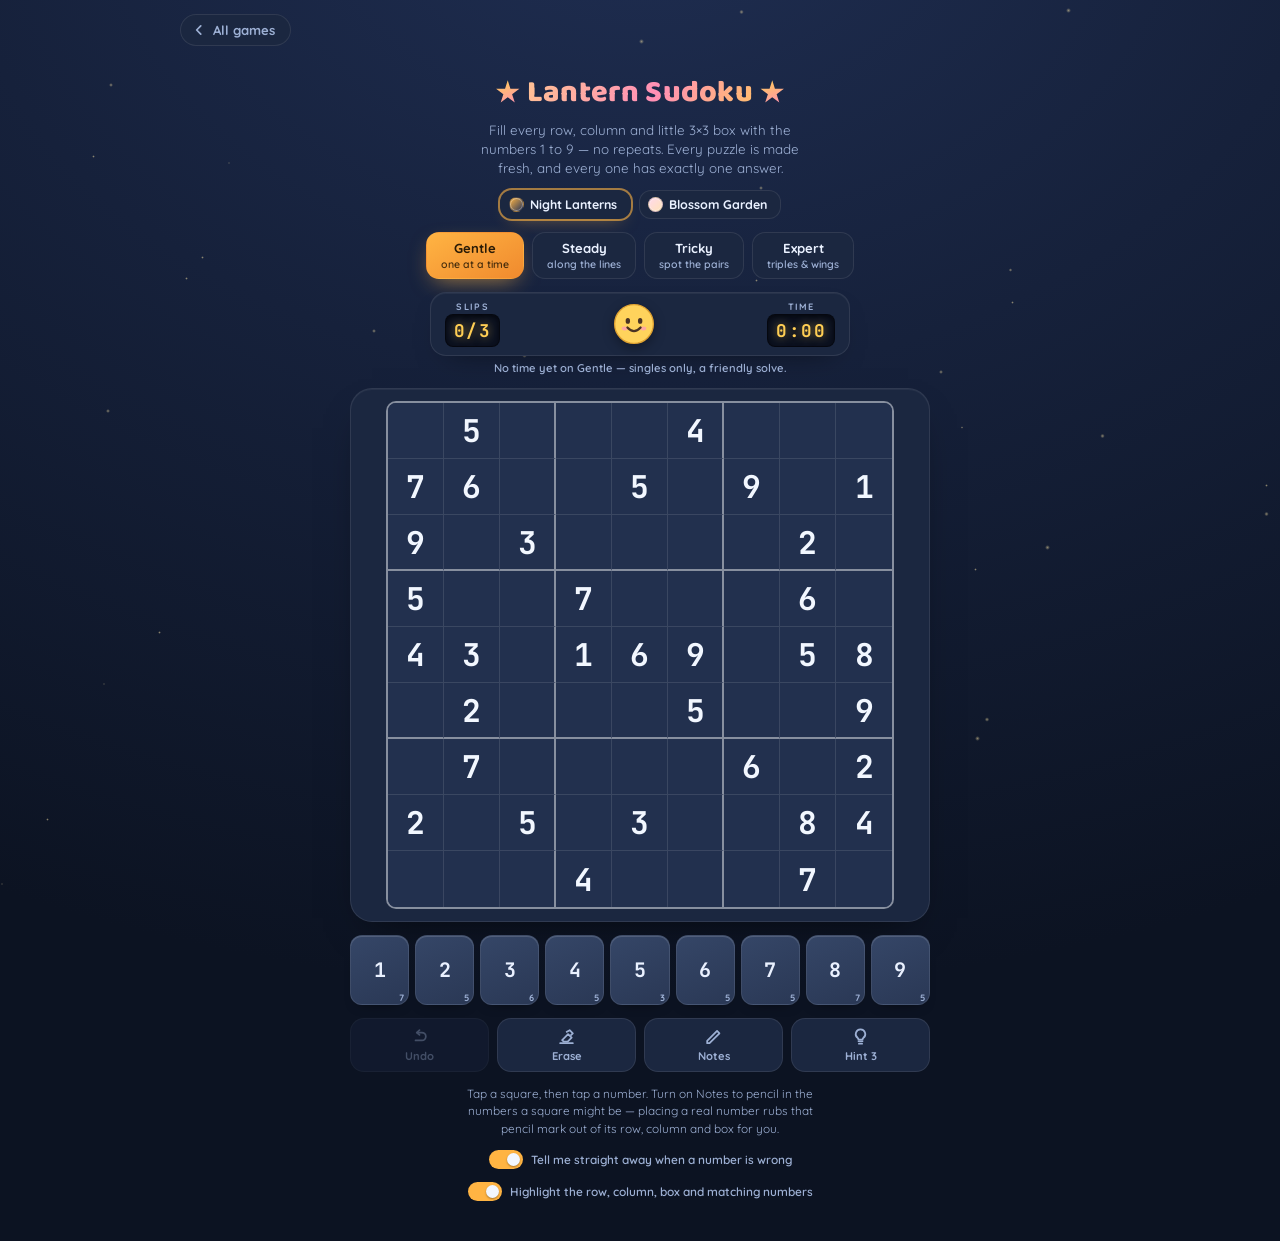
<file: games/sudoku/index.html>
<!doctype html>
<html lang="en">
<head>
<meta charset="utf-8">
<meta name="viewport" content="width=device-width, initial-scale=1, viewport-fit=cover">
<title>Lantern Sudoku — classic sudoku with four difficulties</title>
<meta name="description" content="Classic 9×9 sudoku, made cosy: four difficulties, pencil notes, hints and undo. Every puzzle is freshly made and has exactly one answer. Free, no sign-up.">
<meta name="theme-color" content="#16213B">
<link rel="icon" href="/assets/favicon.png">
<link rel="manifest" href="/manifest.webmanifest">
<link rel="apple-touch-icon" href="/assets/favicon.png">
<link rel="canonical" href="https://games.dearcharles.cn/games/sudoku/">
<meta property="og:type" content="website">
<meta property="og:title" content="Lantern Sudoku — classic sudoku with four difficulties">
<meta property="og:description" content="A fresh sudoku every time, from gentle to expert. Pencil notes, hints, undo — and always exactly one answer.">
<meta property="og:url" content="https://games.dearcharles.cn/games/sudoku/">
<meta property="og:image" content="https://games.dearcharles.cn/games/sudoku/cover.png">
<meta name="twitter:card" content="summary_large_image">
<link rel="preconnect" href="https://fonts.googleapis.com">
<link rel="preconnect" href="https://fonts.gstatic.com" crossorigin>
<link href="https://fonts.googleapis.com/css2?family=Baloo+2:wght@600;700;800&family=Quicksand:wght@500;600;700&family=JetBrains+Mono:wght@600;700&display=swap" rel="stylesheet">
<style>
  :root{
    --cave-black:#0C1322;
    --cave-deep:#16213B;
    --bg-glow:#1F2E52;
    --bg-ground:#0C1322;
    --cave-panel:#1B2740;
    --cave-raised:#2A3855;
    --cave-raised-2:#354667;
    --line:rgba(255,255,255,.09);
    --line-strong:rgba(255,255,255,.18);
    --orchid:#FFB443;
    --orchid-2:#F08A2E;
    --orchid-soft:#FFD08A;
    --orchid-rgb:255,180,67;
    --rose:#FF8FB6;
    --gold:#FFCE54;
    --gold-2:#FFA95E;
    --gold-rgb:255,206,84;
    --mint:#6EE7C0;
    --ivory:#F2F7FF;
    --ink:#0C1322;
    --danger:#FF6E7F;
    --text:#EAF1FF;
    --text-muted:#9DB0D4;
    --face-btn-1:#2A3855;
    --face-btn-2:#1B2740;
    --face-ink:#EAF1FF;
    --pill-active-text:#2A1B06;
    --spark-color:#FFE9A8;

    /* Digits are read on the cell fill, never on the night sky behind it.
       Every ink below clears 4.5:1 against all four cell fills — plain,
       selected, peer-tinted and same-digit — in both worlds. */
    --cell-bg:#22304E;
    --given-ink:#F2F7FF;
    --entry-ink:#8EDCFF;
    --hint-ink:#8CEFCC;
    --note-ink:#C1CFEB;
    --cell-sel:#33528F;
    --cell-peer:#2A3A62;
    --cell-match:#2E4C82;
    --cell-bad:#5E2231;
    --bad-ink:#FFA9B4;
    --grid-line:rgba(255,255,255,.11);
    --grid-line-bold:rgba(255,255,255,.46);
    --lcd-bg:#0B1120;

    color-scheme: dark;
  }

  body[data-theme="blossom"]{
    --cave-black:#FFF6F0;
    --cave-deep:#FFF1E6;
    --bg-glow:#FFFDF8;
    --bg-ground:#FBE3D4;
    --cave-panel:#FFFFFF;
    --cave-raised:#F7DFCC;
    --cave-raised-2:#FCEDE0;
    --line:rgba(120,80,60,.14);
    --line-strong:rgba(120,80,60,.26);
    --orchid:#FF7AA8;
    --orchid-2:#EF5389;
    --orchid-soft:#FFB6CF;
    --orchid-rgb:255,122,168;
    --rose:#FF8B6B;
    --gold:#FFC94D;
    --gold-2:#FFB020;
    --gold-rgb:255,201,77;
    --mint:#4FBF98;
    --ivory:#FFFDF6;
    --ink:#3B2A20;
    --danger:#D8394F;
    --text:#3B2A20;
    --text-muted:#8A6F60;
    --face-btn-1:#FFE7F2;
    --face-btn-2:#FFC7DF;
    --face-ink:#5B4636;
    --pill-active-text:#FFF6FA;
    --spark-color:#FFD9A8;

    --cell-bg:#FFFFFF;
    --given-ink:#3B2A20;
    --entry-ink:#0F5A8C;
    --hint-ink:#0A6349;
    --note-ink:#75594A;
    --cell-sel:#FFDCE8;
    --cell-peer:#FFF3EA;
    --cell-match:#FFECC9;
    --cell-bad:#FFD5D9;
    --bad-ink:#A81328;
    --grid-line:rgba(120,80,60,.22);
    --grid-line-bold:rgba(120,80,60,.68);
    --lcd-bg:#4A3628;

    color-scheme: light;
  }

  *{ box-sizing:border-box; }

  body{
    margin:0;
    min-height:100vh;
    background:
      radial-gradient(120% 90% at 50% -10%, var(--bg-glow) 0%, var(--cave-deep) 45%, var(--cave-black) 100%);
    color:var(--text);
    font-family:'Quicksand', ui-rounded, 'Nunito', sans-serif;
    -webkit-font-smoothing:antialiased;
    overflow-x:hidden;
    position:relative;
    transition:background .3s ease, color .3s ease;
  }
  body[data-theme="blossom"]{
    background:
      linear-gradient(180deg, var(--bg-glow) 0%, var(--cave-deep) 45%, var(--bg-ground) 100%);
  }

  #sparkleField{
    position:fixed; inset:0; pointer-events:none; z-index:0; overflow:hidden;
  }
  .spark{
    position:absolute; border-radius:50%;
    background:radial-gradient(circle, var(--spark-color) 0%, transparent 70%);
    opacity:.5;
  }
  @media (prefers-reduced-motion:no-preference){
    .spark{ animation:twinkle linear infinite; }
  }
  @media (prefers-reduced-motion:reduce){
    .spark{ opacity:.35 !important; }
  }
  @keyframes twinkle{
    0%,100%{ opacity:.12; transform:scale(.8); }
    50%{ opacity:.95; transform:scale(1.15); }
  }

  .page{
    position:relative; z-index:1;
    max-width:620px;
    margin:0 auto;
    padding:22px 20px 40px;
    display:flex; flex-direction:column; align-items:center;
    gap:13px;
  }

  .hero{
    text-align:center;
    display:flex; flex-direction:column; align-items:center; gap:4px;
  }
  .hero-title{
    display:flex; align-items:center; gap:7px;
    margin:0;
    font-family:'Baloo 2', 'Segoe UI', sans-serif;
    font-weight:800;
    font-size:clamp(1.4rem, 3.6vw, 1.9rem);
    letter-spacing:.3px;
    text-wrap:balance;
    background:linear-gradient(120deg, var(--orchid-soft), var(--rose) 55%, var(--gold));
    -webkit-background-clip:text; background-clip:text; color:transparent;
  }
  .star-icon{
    flex:none;
    width:.8em; height:.8em;
    background:linear-gradient(160deg, var(--gold), var(--rose));
    clip-path:polygon(50% 0%, 61% 35%, 98% 35%, 68% 57%, 79% 91%, 50% 70%, 21% 91%, 32% 57%, 2% 35%, 39% 35%);
  }
  .tagline{
    margin:0;
    max-width:50ch;
    font-size:.84rem;
    line-height:1.4;
    color:var(--text-muted);
    text-wrap:balance;
  }

  .theme-row, .diff-row{
    display:flex; flex-wrap:wrap; justify-content:center; gap:8px;
    width:100%;
  }
  /* A double-tap on a pill should switch level, not select its label. */
  .diff-pill, .theme-pill, .mode-btn, .pad-key, .act-btn{
    user-select:none; -webkit-user-select:none; -webkit-touch-callout:none;
  }
  .theme-pill{
    appearance:none; border:1px solid var(--line);
    background:var(--cave-panel);
    color:var(--text);
    border-radius:12px;
    padding:6px 13px 6px 8px;
    font-family:'Quicksand', sans-serif;
    font-weight:700;
    font-size:.78rem;
    cursor:pointer;
    display:flex; align-items:center; gap:6px;
    transition:transform .15s ease, box-shadow .15s ease, border-color .15s ease;
  }
  .theme-pill:hover{ transform:translateY(-2px); border-color:var(--line-strong); }
  .theme-pill:focus-visible{ outline:2px solid var(--orchid-soft); outline-offset:2px; }
  .theme-pill.active{
    border-color:transparent;
    box-shadow:0 0 0 2px rgba(var(--orchid-rgb),.6), 0 8px 18px -10px rgba(var(--orchid-rgb),.6);
  }
  .theme-swatch{
    width:15px; height:15px; border-radius:50%; flex:none;
    border:1px solid rgba(0,0,0,.15);
    box-shadow:inset 0 0 0 1px rgba(255,255,255,.35);
  }
  .swatch-lantern{ background:linear-gradient(135deg, #FFB443, #23335A); }
  .swatch-blossom{ background:linear-gradient(135deg, #FFD9EC, #FFE3B8); }

  .diff-pill{
    appearance:none; border:1px solid var(--line);
    background:var(--cave-panel);
    color:var(--text);
    border-radius:13px;
    padding:7px 14px;
    font-family:'Quicksand', sans-serif;
    font-weight:700;
    font-size:.82rem;
    cursor:pointer;
    display:flex; flex-direction:column; align-items:center; gap:1px;
    transition:transform .15s ease, box-shadow .15s ease, border-color .15s ease, background .15s ease;
  }
  .diff-pill .diff-sub{
    display:block;
    font-weight:600;
    font-size:.66rem;
    color:var(--text-muted);
  }
  .diff-pill:hover{ transform:translateY(-2px); border-color:var(--line-strong); }
  .diff-pill:focus-visible{ outline:2px solid var(--orchid-soft); outline-offset:2px; }
  .diff-pill.active{
    background:linear-gradient(150deg, var(--orchid), var(--orchid-2));
    border-color:transparent;
    color:var(--pill-active-text);
    box-shadow:0 8px 22px -8px rgba(var(--orchid-rgb),.65);
  }
  .diff-pill.active .diff-sub{ color:var(--pill-active-text); opacity:.85; }

  .console-wrap{
    width:100%; max-width:420px;
    display:flex; flex-direction:column; align-items:center; gap:5px;
  }
  .console{
    width:100%;
    display:flex; align-items:center; justify-content:space-between;
    gap:10px;
    background:var(--cave-panel);
    border:1px solid var(--line);
    border-radius:16px;
    padding:8px 14px;
    box-shadow:inset 0 1px 0 rgba(255,255,255,.05), 0 12px 30px -18px rgba(0,0,0,.6);
  }
  .counter-unit{
    display:flex; flex-direction:column; align-items:center; gap:2px;
  }
  .counter-label{
    font-size:.58rem; font-weight:700; letter-spacing:.14em; text-transform:uppercase;
    color:var(--text-muted);
  }
  .lcd{
    font-family:'JetBrains Mono', ui-monospace, monospace;
    font-weight:700; font-size:1.1rem;
    letter-spacing:.08em;
    font-variant-numeric:tabular-nums;
    background:var(--lcd-bg);
    color:var(--gold);
    text-shadow:0 0 10px rgba(var(--gold-rgb),.55);
    border-radius:8px;
    padding:4px 8px;
    min-width:54px;
    text-align:center;
    border:1px solid rgba(0,0,0,.5);
    box-shadow:inset 0 2px 4px rgba(0,0,0,.5);
  }

  .face-btn{
    appearance:none; border:none; cursor:pointer;
    width:44px; height:44px; border-radius:50%;
    background:transparent;
    padding:0;
    filter:drop-shadow(0 4px 6px rgba(0,0,0,.35));
    flex:none;
    transition:transform .12s ease;
  }
  .face-btn:active{ transform:scale(.92); }
  .face-btn:focus-visible{ outline:2px solid var(--orchid-soft); outline-offset:3px; }
  /* The reset button is a proper cartoon smiley: it grins while you solve,
     wears a star on a win and goes cross-eyed when the third slip lands. */
  .face{
    display:block;
    position:relative; width:100%; height:100%;
    background-repeat:no-repeat; background-position:center; background-size:contain;
  }
  .face[data-state="idle"]{ background-image:url("data:image/svg+xml,%3Csvg xmlns='http://www.w3.org/2000/svg' viewBox='0 0 100 100'%3E%3Ccircle cx='50' cy='50' r='44' fill='%23FFD35C' stroke='%23E0A231' stroke-width='3'/%3E%3Cellipse cx='29' cy='60' rx='7' ry='4.5' fill='%23FF9DB1' opacity='0.8'/%3E%3Cellipse cx='71' cy='60' rx='7' ry='4.5' fill='%23FF9DB1' opacity='0.8'/%3E%3Cellipse cx='36' cy='43' rx='5' ry='6.5' fill='%234A3324'/%3E%3Cellipse cx='64' cy='43' rx='5' ry='6.5' fill='%234A3324'/%3E%3Cpath d='M35,58 Q50,74 65,58' stroke='%234A3324' stroke-width='5' fill='none' stroke-linecap='round'/%3E%3C/svg%3E"); }
  .face[data-state="worried"]{ background-image:url("data:image/svg+xml,%3Csvg xmlns='http://www.w3.org/2000/svg' viewBox='0 0 100 100'%3E%3Ccircle cx='50' cy='50' r='44' fill='%23FFD35C' stroke='%23E0A231' stroke-width='3'/%3E%3Cellipse cx='29' cy='60' rx='7' ry='4.5' fill='%23FF9DB1' opacity='0.8'/%3E%3Cellipse cx='71' cy='60' rx='7' ry='4.5' fill='%23FF9DB1' opacity='0.8'/%3E%3Cpath d='M27,30 L42,35' stroke='%234A3324' stroke-width='3.6' stroke-linecap='round'/%3E%3Cpath d='M73,30 L58,35' stroke='%234A3324' stroke-width='3.6' stroke-linecap='round'/%3E%3Cellipse cx='36' cy='46' rx='6' ry='7.5' fill='%234A3324'/%3E%3Cellipse cx='64' cy='46' rx='6' ry='7.5' fill='%234A3324'/%3E%3Cellipse cx='50' cy='68' rx='7.5' ry='8.5' fill='%234A3324'/%3E%3C/svg%3E"); }
  .face[data-state="win"]{ background-image:url("data:image/svg+xml,%3Csvg xmlns='http://www.w3.org/2000/svg' viewBox='0 0 100 100'%3E%3Ccircle cx='50' cy='50' r='44' fill='%23FFD35C' stroke='%23E0A231' stroke-width='3'/%3E%3Cellipse cx='29' cy='60' rx='7' ry='4.5' fill='%23FF9DB1' opacity='0.8'/%3E%3Cellipse cx='71' cy='60' rx='7' ry='4.5' fill='%23FF9DB1' opacity='0.8'/%3E%3Cpath d='M28,45 Q36,33 44,45' stroke='%234A3324' stroke-width='5' fill='none' stroke-linecap='round'/%3E%3Cpath d='M56,45 Q64,33 72,45' stroke='%234A3324' stroke-width='5' fill='none' stroke-linecap='round'/%3E%3Cpath d='M33,56 Q50,80 67,56 Z' fill='%234A3324'/%3E%3Cpath d='M44,71 Q50,79 56,71 Z' fill='%23FF8FA8'/%3E%3Cpath d='M84,13 L86.6,20.4 L94,23 L86.6,25.6 L84,33 L81.4,25.6 L74,23 L81.4,20.4 Z' fill='%23FFF0A6'/%3E%3C/svg%3E"); }
  .face[data-state="lose"]{ background-image:url("data:image/svg+xml,%3Csvg xmlns='http://www.w3.org/2000/svg' viewBox='0 0 100 100'%3E%3Ccircle cx='50' cy='50' r='44' fill='%23FFD35C' stroke='%23E0A231' stroke-width='3'/%3E%3Cellipse cx='29' cy='60' rx='7' ry='4.5' fill='%23FF9DB1' opacity='0.8'/%3E%3Cellipse cx='71' cy='60' rx='7' ry='4.5' fill='%23FF9DB1' opacity='0.8'/%3E%3Cpath d='M30,37 L42,49' stroke='%234A3324' stroke-width='5' stroke-linecap='round'/%3E%3Cpath d='M42,37 L30,49' stroke='%234A3324' stroke-width='5' stroke-linecap='round'/%3E%3Cpath d='M58,37 L70,49' stroke='%234A3324' stroke-width='5' stroke-linecap='round'/%3E%3Cpath d='M70,37 L58,49' stroke='%234A3324' stroke-width='5' stroke-linecap='round'/%3E%3Cpath d='M37,71 Q50,59 63,71' stroke='%234A3324' stroke-width='5' fill='none' stroke-linecap='round'/%3E%3C/svg%3E"); }

  .best-time{
    margin:0; font-size:.7rem; font-weight:600; color:var(--text-muted);
    min-height:1em; text-align:center;
  }
  .best-time strong{ color:var(--gold); font-weight:700; }

  .board-frame{
    width:100%;
    display:flex; justify-content:center;
    padding:12px;
    background:var(--cave-panel);
    border:1px solid var(--line);
    border-radius:22px;
    box-shadow:inset 0 1px 0 rgba(255,255,255,.05), 0 18px 40px -22px rgba(0,0,0,.7);
  }
  /* Only the double-tap zoom is blocked here — the page still has to scroll
     when a thumb starts its swipe on the grid. */
  .board{
    display:grid;
    grid-template-columns:repeat(9, var(--cell, 38px));
    background:var(--cell-bg);
    border:2px solid var(--grid-line-bold);
    border-radius:10px;
    overflow:hidden;
    touch-action:manipulation;
  }
  .board.busy{ opacity:.45; }
  .cell{
    appearance:none; padding:0; margin:0; cursor:pointer;
    width:var(--cell, 38px); height:var(--cell, 38px);
    background:var(--cell-bg);
    border:0;
    border-right:1px solid var(--grid-line);
    border-bottom:1px solid var(--grid-line);
    display:flex; align-items:center; justify-content:center;
    position:relative;
    color:var(--entry-ink);
    transition:background .12s ease;
  }
  /* The 3×3 boxes are drawn with the cells' own borders, so every cell keeps
     exactly one --cell of outer width no matter how thick its edge is. */
  .cell[data-c="2"], .cell[data-c="5"]{ border-right:2px solid var(--grid-line-bold); }
  .cell[data-c="8"]{ border-right:0; }
  .cell[data-r="2"], .cell[data-r="5"]{ border-bottom:2px solid var(--grid-line-bold); }
  .cell[data-r="8"]{ border-bottom:0; }
  .cell:focus{ outline:none; }
  .cell:focus-visible{ outline:2px solid var(--orchid-soft); outline-offset:-2px; z-index:3; }

  .cell.peer{ background:var(--cell-peer); }
  .cell.match{ background:var(--cell-match); }
  .cell.sel{ background:var(--cell-sel); }
  .cell.bad{ background:var(--cell-bad); }

  .val{
    font-family:'JetBrains Mono', ui-monospace, monospace;
    font-weight:700;
    font-size:calc(var(--cell, 38px) * .56);
    line-height:1;
    color:var(--entry-ink);
  }
  .cell.given .val{ color:var(--given-ink); }
  .cell.hinted .val{ color:var(--hint-ink); }
  .cell.bad .val{ color:var(--bad-ink); }

  .notes{
    display:grid;
    grid-template-columns:repeat(3, 1fr);
    grid-template-rows:repeat(3, 1fr);
    width:100%; height:100%;
    font-family:'JetBrains Mono', ui-monospace, monospace;
    font-size:calc(var(--cell, 38px) * .24);
    line-height:1;
    color:var(--note-ink);
  }
  .notes span{ display:flex; align-items:center; justify-content:center; }
  .notes span.note-match{ color:var(--gold); font-weight:700; }

  @keyframes cellShake{
    0%,100%{ transform:translateX(0); }
    25%{ transform:translateX(-3px); }
    75%{ transform:translateX(3px); }
  }
  @media (prefers-reduced-motion:no-preference){
    .cell.shake{ animation:cellShake .28s ease; }
  }

  .pad{
    display:grid;
    grid-template-columns:repeat(9, 1fr);
    gap:6px;
    width:100%;
  }
  .pad-key{
    appearance:none; cursor:pointer;
    position:relative;
    padding:0;
    aspect-ratio:1 / 1.18;
    border-radius:12px;
    border:1px solid var(--line);
    background:linear-gradient(155deg, var(--cave-raised-2), var(--cave-raised));
    box-shadow:inset 0 1px 0 rgba(255,255,255,.14), 0 6px 14px -10px rgba(0,0,0,.8);
    color:var(--text);
    font-family:'JetBrains Mono', ui-monospace, monospace;
    font-weight:700;
    font-size:clamp(.95rem, 3.4vw, 1.25rem);
    display:flex; align-items:center; justify-content:center;
    transition:transform .1s ease, filter .1s ease;
  }
  .pad-key:hover{ filter:brightness(1.1); }
  .pad-key:active{ transform:scale(.94); }
  .pad-key:focus-visible{ outline:2px solid var(--orchid-soft); outline-offset:2px; }
  /* How many of this digit are still missing — small, but the whole
     reason a player reaches for one key over another. */
  .pad-key .left{
    position:absolute; right:4px; bottom:1px;
    font-family:'Quicksand', sans-serif; font-weight:700;
    font-size:.58rem;
    color:var(--text-muted);
  }
  .pad-key.done{ opacity:.34; }
  body[data-notes="on"] .pad-key{ color:var(--note-ink); font-weight:600; }
  body[data-notes="on"] .pad-key::after{
    content:""; position:absolute; left:6px; top:5px;
    width:5px; height:5px; border-radius:50%;
    background:var(--orchid);
  }

  .act-row{
    display:flex; flex-wrap:wrap; justify-content:center; gap:8px;
    width:100%;
  }
  .act-btn{
    appearance:none; cursor:pointer;
    flex:1 1 0; min-width:0;
    display:flex; flex-direction:column; align-items:center; gap:3px;
    padding:8px 6px;
    border-radius:14px;
    border:1px solid var(--line);
    background:var(--cave-panel);
    color:var(--text-muted);
    font-family:'Quicksand', sans-serif; font-weight:700; font-size:.7rem;
    transition:transform .12s ease, color .12s ease, border-color .12s ease;
  }
  .act-btn svg{ width:19px; height:19px; }
  .act-btn:hover:not([disabled]){ transform:translateY(-2px); color:var(--text); border-color:var(--line-strong); }
  .act-btn:focus-visible{ outline:2px solid var(--orchid-soft); outline-offset:2px; }
  .act-btn[disabled]{ opacity:.38; cursor:default; }
  .act-btn.on{
    background:linear-gradient(150deg, var(--orchid), var(--orchid-2));
    border-color:transparent;
    color:var(--pill-active-text);
    box-shadow:0 8px 20px -10px rgba(var(--orchid-rgb),.7);
  }

  .hint{
    margin:0; text-align:center; font-size:.74rem; color:var(--text-muted); max-width:54ch; line-height:1.45;
  }

  .settings-row{
    display:flex; align-items:center; gap:8px; cursor:pointer;
    user-select:none;
  }
  .toggle{ position:relative; width:34px; height:19px; flex:none; }
  .toggle input{ position:absolute; inset:0; margin:0; opacity:0; cursor:pointer; }
  .toggle-track{
    position:absolute; inset:0;
    background:var(--cave-raised);
    border:1px solid var(--line-strong);
    border-radius:999px;
    transition:background .2s ease;
  }
  .toggle-thumb{
    position:absolute; top:2px; left:2px;
    width:13px; height:13px; border-radius:50%;
    background:var(--ivory);
    box-shadow:0 1px 2px rgba(0,0,0,.35);
    transition:transform .2s ease;
  }
  .toggle input:checked ~ .toggle-track{ background:var(--orchid); border-color:transparent; }
  .toggle input:checked ~ .toggle-track .toggle-thumb{ transform:translateX(15px); }
  .toggle input:focus-visible ~ .toggle-track{ outline:2px solid var(--orchid-soft); outline-offset:2px; }
  .settings-label{ font-size:.74rem; font-weight:600; color:var(--text-muted); }

  .overlay{
    position:fixed; inset:0; z-index:20;
    background:rgba(8,12,26,.72);
    backdrop-filter:blur(3px);
    display:flex; align-items:center; justify-content:center;
    padding:20px;
  }
  .overlay[hidden]{ display:none; }
  .modal{
    background:var(--cave-panel);
    border:1px solid var(--line-strong);
    border-radius:24px;
    padding:32px 30px 28px;
    max-width:340px; width:100%;
    text-align:center;
    box-shadow:0 30px 60px -20px rgba(0,0,0,.7);
    display:flex; flex-direction:column; align-items:center; gap:12px;
  }
  .modal-face-wrap{ width:64px; height:64px; filter:drop-shadow(0 5px 8px rgba(0,0,0,.3)); }
  .modal h2{
    margin:2px 0 0; font-family:'Baloo 2', sans-serif; font-weight:800;
    font-size:1.35rem; text-wrap:balance; color:var(--text);
  }
  .modal p{ margin:0; color:var(--text-muted); font-size:.92rem; line-height:1.5; }
  .modal p strong{ color:var(--gold); }
  .cta{
    margin-top:6px;
    appearance:none; border:none; cursor:pointer;
    font-family:'Quicksand', sans-serif; font-weight:700; font-size:.98rem;
    color:var(--ink);
    background:linear-gradient(150deg, var(--gold), var(--gold-2));
    padding:11px 26px; border-radius:14px;
    box-shadow:0 10px 24px -10px rgba(var(--gold-rgb),.6);
    transition:transform .12s ease;
  }
  .cta:hover{ transform:translateY(-2px); }
  .cta:focus-visible{ outline:2px solid var(--orchid-soft); outline-offset:3px; }
  .modal-actions{
    display:flex; flex-wrap:wrap; justify-content:center; gap:8px;
    margin-top:4px;
  }
  .cta-secondary{
    background:transparent;
    color:var(--text-muted);
    border:1px solid var(--line-strong);
    box-shadow:none;
    padding:10px 18px;
  }
  .cta-secondary:hover{ color:var(--text); border-color:var(--orchid); }

  #confettiCanvas{ position:fixed; inset:0; z-index:25; pointer-events:none; }

  @media (max-width:480px){
    .page{ padding:18px 10px 34px; gap:11px; }
    .board-frame{ padding:8px; border-radius:18px; }
    .console{ padding:7px 10px; }
    .lcd{ min-width:46px; font-size:.98rem; }
    .face-btn{ width:36px; height:36px; }

    /* The four levels share one row, so the pills shrink to quarters and
       the technique line wraps inside its own pill rather than pushing a
       level onto a second row. */
    .diff-row{ flex-wrap:nowrap; gap:5px; }
    .diff-pill{ flex:1 1 0; min-width:0; padding:7px 3px; }
    .diff-name{ font-size:.74rem; white-space:nowrap; }
    .diff-pill .diff-sub{ font-size:.55rem; line-height:1.15; text-align:center; }

    .pad{ gap:4px; }
    .act-btn{ padding:7px 4px; font-size:.64rem; }
    .act-btn svg{ width:17px; height:17px; }
  }
  @media (max-width:360px){
    .diff-name{ font-size:.67rem; }
    .diff-pill .diff-sub{ font-size:.54rem; }
  }
</style>

<style>
  .site-nav{
    position:relative; z-index:3;
    max-width:960px; margin:0 auto; padding:14px 20px 0;
    display:flex; align-items:center; gap:8px;
  }
  .site-nav a{
    display:inline-flex; align-items:center; gap:7px;
    text-decoration:none; color:var(--text-muted);
    font-family:'Quicksand', sans-serif; font-weight:700; font-size:.82rem;
    background:var(--cave-panel); border:1px solid var(--line);
    border-radius:999px; padding:7px 15px 7px 11px;
    transition:transform .15s ease, color .15s ease, border-color .15s ease;
  }
  .site-nav a:hover{ transform:translateX(-2px); color:var(--text); border-color:var(--line-strong); }
  .site-nav a:focus-visible{ outline:2px solid var(--orchid-soft); outline-offset:2px; }
  .site-nav svg{ width:14px; height:14px; }
</style>
</head>
<body data-theme="lantern" data-notes="off">

<nav class="site-nav">
  <a href="/">
    <svg viewBox="0 0 24 24" fill="none" aria-hidden="true"><path d="M15 5l-7 7 7 7" stroke="currentColor" stroke-width="3" stroke-linecap="round" stroke-linejoin="round"/></svg>
    All games
  </a>
</nav>

<div id="sparkleField"></div>

<div class="page">
  <header class="hero">
    <h1 class="hero-title"><span class="star-icon" aria-hidden="true"></span><span id="heroTitleText">Lantern Sudoku</span><span class="star-icon" aria-hidden="true"></span></h1>
    <p class="tagline" id="tagline">Fill every row, column and little 3×3 box with the numbers 1 to 9 — no repeats. Every puzzle is made fresh, and every one has exactly one answer.</p>
  </header>

  <div class="theme-row" role="group" aria-label="Choose a world">
    <button class="theme-pill active" data-theme="lantern"><span class="theme-swatch swatch-lantern" aria-hidden="true"></span>Night Lanterns</button>
    <button class="theme-pill" data-theme="blossom"><span class="theme-swatch swatch-blossom" aria-hidden="true"></span>Blossom Garden</button>
  </div>

  <div class="diff-row" role="group" aria-label="Choose a difficulty">
    <button class="diff-pill" data-diff="easy"><span class="diff-name">Gentle</span><span class="diff-sub">one at a time</span></button>
    <button class="diff-pill" data-diff="medium"><span class="diff-name">Steady</span><span class="diff-sub">along the lines</span></button>
    <button class="diff-pill" data-diff="hard"><span class="diff-name">Tricky</span><span class="diff-sub">spot the pairs</span></button>
    <button class="diff-pill" data-diff="expert"><span class="diff-name">Expert</span><span class="diff-sub">triples &amp; wings</span></button>
  </div>

  <div class="console-wrap">
    <div class="console">
      <div class="counter-unit">
        <span class="counter-label">Slips</span>
        <div class="lcd" id="mistakeCounter" aria-live="off">0/3</div>
      </div>
      <button class="face-btn" id="faceBtn" aria-label="Start a new puzzle">
        <span class="face" id="face" data-state="idle"></span>
      </button>
      <div class="counter-unit">
        <span class="counter-label">Time</span>
        <div class="lcd" id="timer" aria-live="off">0:00</div>
      </div>
    </div>
    <p class="best-time" id="bestTime"></p>
  </div>

  <div class="board-frame">
    <div class="board" id="board" role="grid" aria-label="Sudoku grid"></div>
  </div>

  <div class="pad" id="pad" role="group" aria-label="Numbers"></div>

  <div class="act-row">
    <button class="act-btn" id="undoBtn" type="button">
      <svg viewBox="0 0 24 24" fill="none" aria-hidden="true"><path d="M9 7H15a5 5 0 0 1 0 10H7" stroke="currentColor" stroke-width="2.2" stroke-linecap="round" stroke-linejoin="round"/><path d="M12 4 8.5 7 12 10" stroke="currentColor" stroke-width="2.2" stroke-linecap="round" stroke-linejoin="round"/></svg>
      <span>Undo</span>
    </button>
    <button class="act-btn" id="eraseBtn" type="button">
      <svg viewBox="0 0 24 24" fill="none" aria-hidden="true"><path d="M6.5 16.5 14 9l4.5 4.5-5 5H8.5z" stroke="currentColor" stroke-width="2.2" stroke-linejoin="round"/><path d="M4 20.5h16" stroke="currentColor" stroke-width="2.2" stroke-linecap="round"/><path d="m11.5 6.5 4.5-2.5 4 4-3 3" stroke="currentColor" stroke-width="2.2" stroke-linejoin="round"/></svg>
      <span>Erase</span>
    </button>
    <button class="act-btn" id="notesBtn" type="button" aria-pressed="false">
      <svg viewBox="0 0 24 24" fill="none" aria-hidden="true"><path d="M4 17.5 16.5 5l3 3L7 20.5H4z" stroke="currentColor" stroke-width="2.2" stroke-linejoin="round"/></svg>
      <span id="notesLabel">Notes</span>
    </button>
    <button class="act-btn" id="hintBtn" type="button">
      <svg viewBox="0 0 24 24" fill="none" aria-hidden="true"><path d="M9.5 18h5" stroke="currentColor" stroke-width="2.2" stroke-linecap="round"/><path d="M10 21h4" stroke="currentColor" stroke-width="2.2" stroke-linecap="round"/><path d="M12 3a6 6 0 0 0-3.5 10.9c.6.5.9 1.2.9 1.9v.2h5.2v-.2c0-.7.3-1.4.9-1.9A6 6 0 0 0 12 3z" stroke="currentColor" stroke-width="2.2" stroke-linejoin="round"/></svg>
      <span id="hintLabel">Hint 3</span>
    </button>
  </div>

  <p class="hint" id="hintText">Tap a square, then tap a number. Turn on Notes to pencil in the numbers a square might be — placing a real number rubs that pencil mark out of its row, column and box for you.</p>

  <label class="settings-row">
    <span class="toggle">
      <input type="checkbox" id="checkToggle" checked>
      <span class="toggle-track"><span class="toggle-thumb"></span></span>
    </span>
    <span class="settings-label">Tell me straight away when a number is wrong</span>
  </label>

  <label class="settings-row">
    <span class="toggle">
      <input type="checkbox" id="highlightToggle" checked>
      <span class="toggle-track"><span class="toggle-thumb"></span></span>
    </span>
    <span class="settings-label">Highlight the row, column, box and matching numbers</span>
  </label>
</div>

<div class="overlay" id="overlay" hidden>
  <div class="modal" role="alertdialog" aria-labelledby="modalTitle" aria-describedby="modalMsg">
    <div class="modal-face-wrap">
      <span class="face" id="modalFace" data-state="win"></span>
    </div>
    <h2 id="modalTitle">Solved!</h2>
    <p id="modalMsg">Every square filled in 6:12.</p>
    <div class="modal-actions">
      <button class="cta" id="playAgainBtn">New puzzle</button>
      <button class="cta cta-secondary" id="reviewBtn" hidden>See the board</button>
    </div>
  </div>
</div>

<canvas id="confettiCanvas"></canvas>

<script>
(function(){
  "use strict";

  var REDUCED_MOTION = window.matchMedia && window.matchMedia('(prefers-reduced-motion: reduce)').matches;

  /* =====================================================================
     Lookup tables. A digit d lives in bit d-1, so a set of candidates is
     a 9-bit mask and ALL (511) means "anything still possible".
     ===================================================================== */
  var N = 81, ALL = 511;
  var ROW = new Uint8Array(N), COL = new Uint8Array(N), BOX = new Uint8Array(N);
  var PEERS = new Uint8Array(N * 20);          // 20 peers per cell, flat
  var UNITS = new Uint8Array(27 * 9);          // 9 rows, 9 columns, 9 boxes
  var POPCNT = new Uint8Array(512);
  var LOWIDX = new Int8Array(512);             // single-bit mask -> digit

  (function buildTables(){
    var i, j, d, r, c, b, k;
    for (i = 0; i < N; i++){
      r = (i / 9) | 0; c = i % 9;
      ROW[i] = r; COL[i] = c; BOX[i] = ((r / 3) | 0) * 3 + ((c / 3) | 0);
    }
    for (r = 0; r < 9; r++){
      for (c = 0; c < 9; c++){
        UNITS[r * 9 + c] = r * 9 + c;            // unit r      = row r
        UNITS[(9 + r) * 9 + c] = c * 9 + r;      // unit 9 + r  = column r
      }
    }
    for (b = 0; b < 9; b++){
      var br = ((b / 3) | 0) * 3, bc = (b % 3) * 3;
      k = 0;
      for (r = 0; r < 3; r++){
        for (c = 0; c < 3; c++){
          UNITS[(18 + b) * 9 + k] = (br + r) * 9 + (bc + c);
          k++;
        }
      }
    }
    for (i = 0; i < N; i++){
      var n = 0;
      for (j = 0; j < N; j++){
        if (j === i) continue;
        if (ROW[j] === ROW[i] || COL[j] === COL[i] || BOX[j] === BOX[i]){
          PEERS[i * 20 + n] = j; n++;
        }
      }
    }
    for (i = 0; i < 512; i++){
      var cnt = 0, v = i;
      while (v){ cnt += v & 1; v >>= 1; }
      POPCNT[i] = cnt;
    }
    for (d = 1; d <= 9; d++) LOWIDX[1 << (d - 1)] = d;
  })();

  /* =====================================================================
     Brute-force half of the engine: one bitmask DFS used both to build a
     finished grid and to prove a puzzle has exactly one answer.
     ===================================================================== */
  var rowM = new Uint16Array(9), colM = new Uint16Array(9), boxM = new Uint16Array(9);
  var work = new Int8Array(N);

  function loadMasks(g){
    var i, d, m;
    for (i = 0; i < 9; i++){ rowM[i] = 0; colM[i] = 0; boxM[i] = 0; }
    for (i = 0; i < N; i++){
      d = g[i];
      if (d){
        m = 1 << (d - 1);
        rowM[ROW[i]] |= m; colM[COL[i]] |= m; boxM[BOX[i]] |= m;
      }
    }
  }
  function candMask(i){
    return ~(rowM[ROW[i]] | colM[COL[i]] | boxM[BOX[i]]) & ALL;
  }
  function put(g, i, d){
    var m = 1 << (d - 1);
    g[i] = d; rowM[ROW[i]] |= m; colM[COL[i]] |= m; boxM[BOX[i]] |= m;
  }
  function take(g, i, d){
    var m = ~(1 << (d - 1));
    g[i] = 0; rowM[ROW[i]] &= m; colM[COL[i]] &= m; boxM[BOX[i]] &= m;
  }

  // Always expands the most constrained empty cell first, which is what
  // keeps a 22-clue grid down to a fraction of a millisecond.
  function pickCell(g){
    var best = -1, bestMask = 0, bestCount = 10, i, m, c;
    for (i = 0; i < N; i++){
      if (g[i]) continue;
      m = candMask(i); c = POPCNT[m];
      if (c === 0) return -2;
      if (c < bestCount){ bestCount = c; best = i; bestMask = m; if (c === 1) break; }
    }
    pickCell.mask = bestMask;
    return best;
  }

  function dfsCount(g, limit){
    var i = pickCell(g);
    if (i === -2) return 0;
    if (i === -1) return 1;
    var mask = pickCell.mask, total = 0, bit, d;
    while (mask){
      bit = mask & -mask; mask ^= bit; d = LOWIDX[bit];
      put(g, i, d);
      total += dfsCount(g, limit);
      take(g, i, d);
      if (total >= limit) return total;
    }
    return total;
  }

  // Returns min(number of solutions, limit) — callers pass 2 and only ask
  // "is it still unique?".
  function countSolutions(g, limit){
    var i;
    for (i = 0; i < N; i++) work[i] = g[i];
    loadMasks(work);
    return dfsCount(work, limit);
  }

  function shuffleBits(mask, out){
    var n = 0, bit, i, j, t;
    while (mask){
      bit = mask & -mask; mask ^= bit;
      out[n++] = LOWIDX[bit];
    }
    for (i = n - 1; i > 0; i--){
      j = (Math.random() * (i + 1)) | 0;
      t = out[i]; out[i] = out[j]; out[j] = t;
    }
    return n;
  }

  function fillFrom(g){
    var i = pickCell(g);
    if (i === -2) return false;
    if (i === -1) return true;
    var order = new Array(9);
    var n = shuffleBits(pickCell.mask, order), k;
    for (k = 0; k < n; k++){
      put(g, i, order[k]);
      if (fillFrom(g)) return true;
      take(g, i, order[k]);
    }
    return false;
  }

  // A randomised fill of an empty grid: every finished sudoku is reachable,
  // and it costs about as little as permuting one canned grid would.
  function fillGrid(sol){
    var i;
    for (i = 0; i < N; i++) sol[i] = 0;
    loadMasks(sol);
    fillFrom(sol);
    return sol;
  }

  function shuffledOrder(){
    var a = new Array(N), i, j, t;
    for (i = 0; i < N; i++) a[i] = i;
    for (i = N - 1; i > 0; i--){
      j = (Math.random() * (i + 1)) | 0;
      t = a[i]; a[i] = a[j]; a[j] = t;
    }
    return a;
  }

  // Walks the shuffled order once, clearing a cell (or a 180°-symmetric
  // pair) only when the puzzle still has a single answer afterwards. Each
  // successful removal is recorded so the caller can put clues back when it
  // has dug past the difficulty it wanted.
  function dig(puz, targetClues, symmetric, order, removed, ceiling){
    var clues = 0, i, k, a, b, va, vb, ok;
    for (i = 0; i < N; i++) if (puz[i]) clues++;
    for (k = 0; k < order.length; k++){
      if (clues <= targetClues) break;
      a = order[k];
      if (!puz[a]) continue;
      b = symmetric ? (80 - a) : a;
      va = puz[a]; vb = puz[b];
      puz[a] = 0; if (b !== a) puz[b] = 0;
      ok = countSolutions(puz, 2) === 1;
      // The ceiling is what actually sets the difficulty: a clue only goes
      // if the puzzle can still be finished with techniques the level
      // allows. Digging until no such removal is left leaves a puzzle
      // sitting right on that boundary.
      if (ok && clues <= 46) ok = solveLogical(puz, ceiling).solved;
      if (ok){
        if (b !== a && vb){ removed.push([a, b]); clues -= 2; }
        else { removed.push([a]); clues -= 1; }
      } else {
        puz[a] = va; if (b !== a) puz[b] = vb;
      }
    }
    return clues;
  }

  /* =====================================================================
     The human half of the engine. This solver only uses techniques a
     person can actually spot, and reports the hardest one it needed —
     that grade, not the clue count, is what the four pills promise.
     ===================================================================== */
  var lv = new Int8Array(N);       // values while grading
  var lc = new Uint16Array(N);     // candidate masks while grading

  function initCandidates(g){
    var i, k, p, m;
    for (i = 0; i < N; i++) lv[i] = g[i];
    for (i = 0; i < N; i++){
      if (lv[i]){ lc[i] = 0; continue; }
      m = ALL;
      for (k = 0; k < 20; k++){
        p = PEERS[i * 20 + k];
        if (lv[p]) m &= ~(1 << (lv[p] - 1));
      }
      lc[i] = m;
    }
  }

  function assign(i, d){
    var k, p, m = ~(1 << (d - 1));
    lv[i] = d; lc[i] = 0;
    for (k = 0; k < 20; k++){
      p = PEERS[i * 20 + k];
      lc[p] &= m;
    }
  }

  // Tier 1 — naked singles (one candidate left in a cell) and hidden
  // singles (one home left in a unit for a digit).
  function tierSingles(){
    var changed = 0, i, u, k, c, d, bit, cnt, where, placed;
    for (i = 0; i < N; i++){
      if (!lv[i] && POPCNT[lc[i]] === 1){ assign(i, LOWIDX[lc[i]]); changed++; }
    }
    for (u = 0; u < 27; u++){
      for (d = 1; d <= 9; d++){
        bit = 1 << (d - 1); cnt = 0; where = -1; placed = false;
        for (k = 0; k < 9; k++){
          c = UNITS[u * 9 + k];
          if (lv[c] === d){ placed = true; break; }
          if (!lv[c] && (lc[c] & bit)){ cnt++; where = c; }
        }
        if (!placed && cnt === 1){ assign(where, d); changed++; }
      }
    }
    return changed;
  }

  // Tier 2 — locked candidates, both directions.
  function tierLocked(){
    var changed = 0, b, u, d, bit, k, j, c, rmask, cmask, bmask, seen, placed, rr, cc, bb, inUnit;
    for (b = 0; b < 9; b++){
      for (d = 1; d <= 9; d++){
        bit = 1 << (d - 1); rmask = 0; cmask = 0; seen = false; placed = false;
        for (k = 0; k < 9; k++){
          c = UNITS[(18 + b) * 9 + k];
          if (lv[c] === d){ placed = true; break; }
          if (!lv[c] && (lc[c] & bit)){ rmask |= 1 << ROW[c]; cmask |= 1 << COL[c]; seen = true; }
        }
        if (placed || !seen) continue;
        if (POPCNT[rmask] === 1){
          rr = LOWIDX[rmask] - 1;
          for (k = 0; k < 9; k++){
            c = rr * 9 + k;
            if (BOX[c] !== b && !lv[c] && (lc[c] & bit)){ lc[c] &= ~bit; changed++; }
          }
        }
        if (POPCNT[cmask] === 1){
          cc = LOWIDX[cmask] - 1;
          for (k = 0; k < 9; k++){
            c = k * 9 + cc;
            if (BOX[c] !== b && !lv[c] && (lc[c] & bit)){ lc[c] &= ~bit; changed++; }
          }
        }
      }
    }
    for (u = 0; u < 18; u++){
      for (d = 1; d <= 9; d++){
        bit = 1 << (d - 1); bmask = 0; seen = false; placed = false;
        for (k = 0; k < 9; k++){
          c = UNITS[u * 9 + k];
          if (lv[c] === d){ placed = true; break; }
          if (!lv[c] && (lc[c] & bit)){ bmask |= 1 << BOX[c]; seen = true; }
        }
        if (placed || !seen || POPCNT[bmask] !== 1) continue;
        bb = LOWIDX[bmask] - 1;
        for (k = 0; k < 9; k++){
          c = UNITS[(18 + bb) * 9 + k];
          inUnit = false;
          for (j = 0; j < 9; j++){ if (UNITS[u * 9 + j] === c){ inUnit = true; break; } }
          if (!inUnit && !lv[c] && (lc[c] & bit)){ lc[c] &= ~bit; changed++; }
        }
      }
    }
    return changed;
  }

  function stripUnit(u, mask, keep){
    var changed = 0, k, j, c, skip;
    for (k = 0; k < 9; k++){
      c = UNITS[u * 9 + k];
      if (lv[c]) continue;
      skip = false;
      for (j = 0; j < keep.length; j++){ if (keep[j] === c){ skip = true; break; } }
      if (skip) continue;
      if (lc[c] & mask){ lc[c] &= ~mask; changed++; }
    }
    return changed;
  }

  // Tier 3 — naked pairs/triples.
  function tierNaked(size){
    var changed = 0, u, k, c, cells, n, i1, i2, i3, un;
    for (u = 0; u < 27; u++){
      cells = [];
      for (k = 0; k < 9; k++){
        c = UNITS[u * 9 + k];
        if (!lv[c]) cells.push(c);
      }
      n = cells.length;
      if (n <= size) continue;
      for (i1 = 0; i1 < n; i1++){
        for (i2 = i1 + 1; i2 < n; i2++){
          if (size === 2){
            un = lc[cells[i1]] | lc[cells[i2]];
            if (POPCNT[un] !== 2) continue;
            changed += stripUnit(u, un, [cells[i1], cells[i2]]);
          } else {
            for (i3 = i2 + 1; i3 < n; i3++){
              un = lc[cells[i1]] | lc[cells[i2]] | lc[cells[i3]];
              if (POPCNT[un] !== 3) continue;
              changed += stripUnit(u, un, [cells[i1], cells[i2], cells[i3]]);
            }
          }
        }
      }
    }
    return changed;
  }

  function restrictCells(u, posMask, digitMask){
    var changed = 0, k, c;
    for (k = 0; k < 9; k++){
      if (!(posMask & (1 << k))) continue;
      c = UNITS[u * 9 + k];
      if (lv[c]) continue;
      if (lc[c] & ~digitMask){ lc[c] &= digitMask; changed++; }
    }
    return changed;
  }

  // Tier 3 (pairs) / tier 4 (triples) — hidden subsets.
  function tierHidden(size){
    var changed = 0, u, k, c, d, i1, i2, i3, comb, pos = new Array(10);
    for (u = 0; u < 27; u++){
      for (d = 1; d <= 9; d++) pos[d] = 0;
      for (k = 0; k < 9; k++){
        c = UNITS[u * 9 + k];
        if (lv[c]) pos[lv[c]] = -1;
      }
      for (k = 0; k < 9; k++){
        c = UNITS[u * 9 + k];
        if (lv[c]) continue;
        for (d = 1; d <= 9; d++){
          if (pos[d] === -1) continue;
          if (lc[c] & (1 << (d - 1))) pos[d] |= 1 << k;
        }
      }
      for (i1 = 1; i1 <= 9; i1++){
        if (pos[i1] <= 0 || POPCNT[pos[i1]] > size) continue;
        for (i2 = i1 + 1; i2 <= 9; i2++){
          if (pos[i2] <= 0 || POPCNT[pos[i2]] > size) continue;
          if (size === 2){
            comb = pos[i1] | pos[i2];
            if (POPCNT[comb] !== 2) continue;
            changed += restrictCells(u, comb, (1 << (i1 - 1)) | (1 << (i2 - 1)));
          } else {
            for (i3 = i2 + 1; i3 <= 9; i3++){
              if (pos[i3] <= 0 || POPCNT[pos[i3]] > size) continue;
              comb = pos[i1] | pos[i2] | pos[i3];
              if (POPCNT[comb] !== 3) continue;
              changed += restrictCells(u, comb, (1 << (i1 - 1)) | (1 << (i2 - 1)) | (1 << (i3 - 1)));
            }
          }
        }
      }
    }
    return changed;
  }

  function isPeer(a, b){
    return ROW[a] === ROW[b] || COL[a] === COL[b] || BOX[a] === BOX[b];
  }

  // Tier 4 — Y-Wing. A pivot holding {A,B} sees one cell holding {A,C} and
  // another holding {B,C}; whichever way the pivot falls, one wing must be
  // C, so nothing that sees both wings can be C.
  function tierYWing(){
    var changed = 0, i, k, p, pm, bivalue = [], wings, w1, w2, m1, m2, shared, x, y, z;
    for (i = 0; i < N; i++) if (!lv[i] && POPCNT[lc[i]] === 2) bivalue.push(i);
    for (x = 0; x < bivalue.length; x++){
      p = bivalue[x]; pm = lc[p];
      wings = [];
      for (y = 0; y < bivalue.length; y++){
        if (bivalue[y] !== p && isPeer(p, bivalue[y]) && POPCNT[pm & lc[bivalue[y]]] === 1){
          wings.push(bivalue[y]);
        }
      }
      for (y = 0; y < wings.length; y++){
        w1 = wings[y]; m1 = lc[w1];
        for (z = y + 1; z < wings.length; z++){
          w2 = wings[z]; m2 = lc[w2];
          if ((pm & m1) === (pm & m2)) continue;      // the wings must lean on different pivot digits
          shared = m1 & m2 & ~pm & ALL;
          if (POPCNT[shared] !== 1) continue;
          for (k = 0; k < N; k++){
            if (lv[k] || k === p || k === w1 || k === w2) continue;
            if (!(lc[k] & shared)) continue;
            if (isPeer(k, w1) && isPeer(k, w2)){ lc[k] &= ~shared; changed++; }
          }
        }
      }
    }
    return changed;
  }

  // Tier 4 — X-Wing, in both orientations.
  function tierXWing(){
    var changed = 0, d, bit, i, a, b, k, c, cell, rowsPos = new Array(9), colsPos = new Array(9);
    for (d = 1; d <= 9; d++){
      bit = 1 << (d - 1);
      for (i = 0; i < 9; i++){ rowsPos[i] = 0; colsPos[i] = 0; }
      for (i = 0; i < N; i++){
        if (lv[i]) continue;
        if (lc[i] & bit){ rowsPos[ROW[i]] |= 1 << COL[i]; colsPos[COL[i]] |= 1 << ROW[i]; }
      }
      for (a = 0; a < 9; a++){
        if (POPCNT[rowsPos[a]] !== 2) continue;
        for (b = a + 1; b < 9; b++){
          if (rowsPos[b] !== rowsPos[a]) continue;
          for (c = 0; c < 9; c++){
            if (!(rowsPos[a] & (1 << c))) continue;
            for (k = 0; k < 9; k++){
              if (k === a || k === b) continue;
              cell = k * 9 + c;
              if (!lv[cell] && (lc[cell] & bit)){ lc[cell] &= ~bit; changed++; }
            }
          }
        }
      }
      for (a = 0; a < 9; a++){
        if (POPCNT[colsPos[a]] !== 2) continue;
        for (b = a + 1; b < 9; b++){
          if (colsPos[b] !== colsPos[a]) continue;
          for (c = 0; c < 9; c++){
            if (!(colsPos[a] & (1 << c))) continue;
            for (k = 0; k < 9; k++){
              if (k === a || k === b) continue;
              cell = c * 9 + k;
              if (!lv[cell] && (lc[cell] & bit)){ lc[cell] &= ~bit; changed++; }
            }
          }
        }
      }
    }
    return changed;
  }

  // Applies the cheapest technique that still bites, never reaching for a
  // harder one than maxTier, and reports the hardest tier it had to use.
  function solveLogical(g, maxTier){
    initCandidates(g);
    var used = 1, guard = 0, i, solved = true;
    for (;;){
      guard++; if (guard > 500) break;
      if (tierSingles()) continue;
      if (maxTier >= 2 && tierLocked()){ if (used < 2) used = 2; continue; }
      if (maxTier >= 3){
        if (tierNaked(2)){ if (used < 3) used = 3; continue; }
        if (tierHidden(2)){ if (used < 3) used = 3; continue; }
      }
      if (maxTier >= 4){
        if (tierNaked(3)){ used = 4; continue; }
        if (tierHidden(3)){ used = 4; continue; }
        if (tierYWing()){ used = 4; continue; }
        if (tierXWing()){ used = 4; continue; }
      }
      break;
    }
    for (i = 0; i < N; i++){ if (!lv[i]){ solved = false; break; } }
    return { solved: solved, tier: used };
  }

  function gradePuzzle(g){ return solveLogical(g, 4); }

  /* =====================================================================
     Generation: dig to the level's clue target, grade, and keep digging
     while the puzzle is still too gentle for the pill the player picked.
     ===================================================================== */
  // "floor" is how far this level is allowed to dig before difficulty is
  // measured. Clue count alone is a poor guide — plenty of 30-clue grids
  // fall to singles — so each level digs past its target, grades, and then
  // puts clues back until the grade is the one the pill promises.
  var LEVELS = {
    easy:   { label:'Gentle', tier:1, floor:34, symmetric:true,
              blurb:'singles only, a friendly solve' },
    medium: { label:'Steady', tier:2, floor:17, symmetric:true,
              blurb:'you will need to spot a locked digit or two' },
    hard:   { label:'Tricky', tier:3, floor:17, symmetric:false,
              blurb:'pairs come out to play' },
    expert: { label:'Expert', tier:4, floor:17, symmetric:false,
              blurb:'triples, Y-Wings and X-Wings, bring notes' }
  };

  function nowMs(){
    return (window.performance && window.performance.now) ? window.performance.now() : Date.now();
  }

  // 1..4 are the technique tiers; 5 means "needs more than a person should
  // have to do", which is always dug back out again.
  function effTier(puz){
    var g = gradePuzzle(puz);
    return g.solved ? g.tier : 5;
  }

  function countClues(puz){
    var n = 0, i;
    for (i = 0; i < N; i++) if (puz[i]) n++;
    return n;
  }

  function digToBoundary(puz, floor, symmetric, removed, ceiling){
    var before, passes = 0;
    do {
      before = removed.length;
      dig(puz, floor, symmetric, shuffledOrder(), removed, ceiling);
      passes++;
    } while (removed.length > before && passes < 3);
    return removed.length;
  }

  function attemptPuzzle(key){
    var L = LEVELS[key], i;
    var sol = new Int8Array(N);
    fillGrid(sol);
    var puz = new Int8Array(N);
    for (i = 0; i < N; i++) puz[i] = sol[i];
    var removed = [];
    digToBoundary(puz, L.floor, L.symmetric, removed, L.tier);
    var g = gradePuzzle(puz);
    var tier = g.solved ? g.tier : 5;
    return {
      puzzle: puz,
      solution: sol,
      clues: countClues(puz),
      tier: tier,
      solvable: tier <= 4,
      // "exact" is the grade the player asked for. Roughly one dig in eight
      // lands on it; the rest are thrown back. Anything else is only kept as
      // a fallback in case the clock runs out.
      exact: tier === L.tier
    };
  }

  function scoreOf(key, r){
    return (r.solvable ? 0 : 20) + Math.abs(r.tier - LEVELS[key].tier);
  }

  // Attempts are spread across animation frames with a 12 ms slice each, so
  // even a stubborn Expert never freezes the page. If the budget runs out,
  // the closest puzzle found is dealt anyway — it is always unique and
  // always solvable, just possibly a notch off the requested grade.
  function generateAsync(key, cb){
    var best = null, attempts = 0, t0 = nowMs();
    var MAX_ATTEMPTS = 80, MAX_MS = 2500;
    function tick(){
      var sliceStart = nowMs(), r;
      do {
        attempts++;
        r = attemptPuzzle(key);
        if (r.exact){ cb(r); return; }
        if (!best || scoreOf(key, r) < scoreOf(key, best)) best = r;
      } while (nowMs() - sliceStart < 12 && attempts < MAX_ATTEMPTS && nowMs() - t0 < MAX_MS);
      if (attempts >= MAX_ATTEMPTS || nowMs() - t0 >= MAX_MS){ cb(best); return; }
      requestAnimationFrame(tick);
    }
    requestAnimationFrame(tick);
  }

  /* =====================================================================
     The game itself.
     ===================================================================== */
  var MAX_MISTAKES = 3, MAX_HINTS = 3;

  var boardEl = document.getElementById('board');
  var boardFrame = document.querySelector('.board-frame');
  var padEl = document.getElementById('pad');
  var mistakeEl = document.getElementById('mistakeCounter');
  var timerEl = document.getElementById('timer');
  var bestTimeEl = document.getElementById('bestTime');
  var faceEl = document.getElementById('face');
  var faceBtn = document.getElementById('faceBtn');
  var modalFace = document.getElementById('modalFace');
  var overlayEl = document.getElementById('overlay');
  var modalTitle = document.getElementById('modalTitle');
  var modalMsg = document.getElementById('modalMsg');
  var playAgainBtn = document.getElementById('playAgainBtn');
  var reviewBtn = document.getElementById('reviewBtn');
  var undoBtn = document.getElementById('undoBtn');
  var eraseBtn = document.getElementById('eraseBtn');
  var notesBtn = document.getElementById('notesBtn');
  var hintBtn = document.getElementById('hintBtn');
  var hintLabel = document.getElementById('hintLabel');
  var hintText = document.getElementById('hintText');
  var checkToggle = document.getElementById('checkToggle');
  var highlightToggle = document.getElementById('highlightToggle');
  var diffButtons = [].slice.call(document.querySelectorAll('.diff-pill'));
  var themeButtons = [].slice.call(document.querySelectorAll('.theme-pill'));

  var cells = [], padKeys = [];
  var currentLevel = 'easy', currentTheme = 'lantern';
  var notesOn = false, highlightOn = true, checkOn = true;
  var timerHandle = null, generating = false;

  var S = {
    puzzle: new Int8Array(N),
    solution: new Int8Array(N),
    given: new Uint8Array(N),
    values: new Int8Array(N),
    notes: new Uint16Array(N),
    wrong: new Uint8Array(N),
    hinted: new Uint8Array(N),
    sel: -1, mistakes: 0, hintsLeft: MAX_HINTS,
    elapsed: 0, started: false, done: false,
    undoStack: []
  };

  /* ---------- storage, all optional ---------- */
  function readJSON(key){
    try{
      var raw = localStorage.getItem(key);
      return raw ? JSON.parse(raw) : null;
    } catch(e){ return null; }
  }
  function writeJSON(key, value){
    try{ localStorage.setItem(key, JSON.stringify(value)); } catch(e){}
  }
  function readStr(key){
    try{ return localStorage.getItem(key); } catch(e){ return null; }
  }
  function writeStr(key, value){
    try{ localStorage.setItem(key, value); } catch(e){}
  }
  function dropKey(key){
    try{ localStorage.removeItem(key); } catch(e){}
  }

  function bestTimes(){ return readJSON('sudoku.bestTimes') || {}; }
  function writeBestTime(level, seconds){
    var all = bestTimes(), prev = all[level];
    if (prev === undefined || seconds < prev){
      all[level] = seconds;
      writeJSON('sudoku.bestTimes', all);
      return true;
    }
    return false;
  }
  function fmtTime(sec){
    var m = (sec / 60) | 0, s = sec % 60;
    return m + ':' + (s < 10 ? '0' + s : s);
  }
  function showBestTime(){
    var best = bestTimes()[currentLevel], L = LEVELS[currentLevel];
    bestTimeEl.innerHTML = (best !== undefined)
      ? 'Best on ' + L.label + ': <strong>' + fmtTime(best) + '</strong>'
      : 'No time yet on ' + L.label + ' — ' + L.blurb + '.';
  }

  /* ---------- board construction ---------- */
  function buildCells(){
    var i, el, frag = document.createDocumentFragment();
    for (i = 0; i < N; i++){
      el = document.createElement('button');
      el.type = 'button';
      el.className = 'cell';
      el.setAttribute('data-i', i);
      el.setAttribute('data-r', ROW[i]);
      el.setAttribute('data-c', COL[i]);
      el.setAttribute('role', 'gridcell');
      cells.push(el);
      frag.appendChild(el);
    }
    boardEl.appendChild(frag);

    var padFrag = document.createDocumentFragment();
    for (i = 1; i <= 9; i++){
      el = document.createElement('button');
      el.type = 'button';
      el.className = 'pad-key';
      el.setAttribute('data-d', i);
      el.innerHTML = i + '<span class="left"></span>';
      padKeys.push(el);
      padFrag.appendChild(el);
    }
    padEl.appendChild(padFrag);
  }

  // Squares are sized to the frame so the grid always fits without a
  // scrollbar, and never grows past a comfortable desktop size.
  function sizeBoard(){
    var fs = window.getComputedStyle(boardFrame);
    var avail = boardFrame.clientWidth - (parseFloat(fs.paddingLeft) || 0) - (parseFloat(fs.paddingRight) || 0);
    if (!avail || avail < 80) avail = Math.min(window.innerWidth - 44, 560);
    var cell = Math.floor((avail - 4) / 9);           // 4px = the board's own border
    cell = Math.max(26, Math.min(cell, 56));
    boardEl.style.setProperty('--cell', cell + 'px');
  }

  /* ---------- rendering ---------- */
  function cellLabel(i, v){
    var where = 'Row ' + (ROW[i] + 1) + ', column ' + (COL[i] + 1);
    if (!v) return where + ', empty';
    return where + ', ' + v + (S.given[i] ? ' (clue)' : '');
  }

  function renderCell(i, sel, hl){
    var el = cells[i], v = S.values[i], cls = 'cell', d, html;
    if (S.given[i]) cls += ' given';
    if (S.hinted[i]) cls += ' hinted';
    if (sel >= 0){
      if (i === sel) cls += ' sel';
      else if (highlightOn){
        if (ROW[i] === ROW[sel] || COL[i] === COL[sel] || BOX[i] === BOX[sel]) cls += ' peer';
        if (hl && v === hl) cls += ' match';
      }
    }
    if (S.wrong[i]) cls += ' bad';
    if (el.className !== cls) el.className = cls;

    var sig = v ? ('v' + v) : ('n' + S.notes[i] + (highlightOn ? ':' + hl : ''));
    if (el._sig !== sig){
      if (v){
        html = '<span class="val">' + v + '</span>';
      } else if (S.notes[i]){
        html = '<span class="notes">';
        for (d = 1; d <= 9; d++){
          if (S.notes[i] & (1 << (d - 1))){
            html += '<span class="' + (highlightOn && hl === d ? 'note-match' : '') + '">' + d + '</span>';
          } else {
            html += '<span></span>';
          }
        }
        html += '</span>';
      } else {
        html = '';
      }
      el.innerHTML = html;
      el._sig = sig;
    }
    el.setAttribute('aria-label', cellLabel(i, v));
  }

  function renderAll(){
    var sel = S.sel, hl = (sel >= 0 && S.values[sel]) ? S.values[sel] : 0, i;
    for (i = 0; i < N; i++) renderCell(i, sel, hl);
  }

  function updateChrome(){
    var counts = [0,0,0,0,0,0,0,0,0,0], i, d;
    for (i = 0; i < N; i++) if (S.values[i]) counts[S.values[i]]++;
    for (d = 1; d <= 9; d++){
      var key = padKeys[d - 1], left = 9 - counts[d];
      key.querySelector('.left').textContent = left > 0 ? left : '';
      key.classList.toggle('done', left <= 0);
    }
    mistakeEl.textContent = checkOn ? (S.mistakes + '/' + MAX_MISTAKES) : '—';
    timerEl.textContent = fmtTime(S.elapsed);
    hintLabel.textContent = 'Hint ' + S.hintsLeft;
    hintBtn.disabled = S.done || S.hintsLeft <= 0;
    undoBtn.disabled = S.done || S.undoStack.length === 0;
    eraseBtn.disabled = S.done;
    notesBtn.classList.toggle('on', notesOn);
    notesBtn.setAttribute('aria-pressed', notesOn ? 'true' : 'false');
    document.body.setAttribute('data-notes', notesOn ? 'on' : 'off');
  }

  /* ---------- timer ---------- */
  function stopTimer(){
    if (timerHandle){ clearInterval(timerHandle); timerHandle = null; }
  }
  function startTimer(){
    stopTimer();
    timerHandle = setInterval(function(){
      S.elapsed++;
      timerEl.textContent = fmtTime(S.elapsed);
      if (S.elapsed % 5 === 0) saveProgress();
      if (S.elapsed >= 5999) stopTimer();
    }, 1000);
  }
  function startTimerIfNeeded(){
    if (!S.started && !S.done){ S.started = true; startTimer(); }
  }

  /* ---------- moves ---------- */
  function newUndo(i){
    return { i:i, val:S.values[i], notes:S.notes[i], wrong:S.wrong[i], cleared:[], mistake:0, hint:0 };
  }
  function pushUndo(entry){
    S.undoStack.push(entry);
    if (S.undoStack.length > 200) S.undoStack.shift();
  }

  function shake(i){
    if (REDUCED_MOTION) return;
    var el = cells[i];
    el.classList.add('shake');
    setTimeout(function(){ el.classList.remove('shake'); }, 300);
  }

  // Placing a digit rubs it out of the pencil marks of every peer, and the
  // erased masks travel with the undo entry so a single undo restores them.
  function clearPeerNotes(entry, i, d){
    var k, p, bit = 1 << (d - 1);
    for (k = 0; k < 20; k++){
      p = PEERS[i * 20 + k];
      if (S.notes[p] & bit){
        entry.cleared.push([p, S.notes[p]]);
        S.notes[p] &= ~bit;
      }
    }
  }

  function selectCell(i){
    S.sel = i;
    renderAll();
  }

  function placeDigit(d){
    var i = S.sel, entry;
    if (S.done || i < 0 || S.given[i] || S.hinted[i]) return;
    startTimerIfNeeded();

    if (notesOn){
      if (S.values[i]) return;                 // clear the number before pencilling
      entry = newUndo(i);
      S.notes[i] ^= (1 << (d - 1));
      pushUndo(entry);
    } else {
      if (S.values[i] === d){ eraseCell(); return; }
      entry = newUndo(i);
      S.values[i] = d;
      S.notes[i] = 0;
      S.wrong[i] = 0;
      clearPeerNotes(entry, i, d);
      if (checkOn && d !== S.solution[i]){
        S.wrong[i] = 1;
        S.mistakes++;
        entry.mistake = 1;
        shake(i);
      }
      pushUndo(entry);
    }
    renderAll(); updateChrome(); saveProgress();
    if (checkOn && S.mistakes >= MAX_MISTAKES){ finish(false); return; }
    checkWin();
  }

  function eraseCell(){
    var i = S.sel, entry;
    if (S.done || i < 0 || S.given[i] || S.hinted[i]) return;
    if (!S.values[i] && !S.notes[i]) return;
    entry = newUndo(i);
    S.values[i] = 0; S.notes[i] = 0; S.wrong[i] = 0;
    pushUndo(entry);
    renderAll(); updateChrome(); saveProgress();
  }

  function undo(){
    if (S.done || !S.undoStack.length) return;
    var e = S.undoStack.pop(), k;
    S.values[e.i] = e.val; S.notes[e.i] = e.notes; S.wrong[e.i] = e.wrong;
    for (k = 0; k < e.cleared.length; k++) S.notes[e.cleared[k][0]] = e.cleared[k][1];
    if (e.mistake) S.mistakes--;
    if (e.hint){ S.hinted[e.i] = 0; S.hintsLeft++; }
    S.sel = e.i;
    renderAll(); updateChrome(); saveProgress();
  }

  // A hint prefers a square the player could have worked out right now by a
  // single, so it points at a move rather than just filling a hole.
  function pickHintCell(){
    var g = new Int8Array(N), i, k, u, c, d, bit, cnt, where, placed;
    for (i = 0; i < N; i++) g[i] = (S.values[i] && S.values[i] === S.solution[i]) ? S.values[i] : 0;
    initCandidates(g);
    for (i = 0; i < N; i++) if (!lv[i] && POPCNT[lc[i]] === 1) return i;
    for (u = 0; u < 27; u++){
      for (d = 1; d <= 9; d++){
        bit = 1 << (d - 1); cnt = 0; where = -1; placed = false;
        for (k = 0; k < 9; k++){
          c = UNITS[u * 9 + k];
          if (lv[c] === d){ placed = true; break; }
          if (!lv[c] && (lc[c] & bit)){ cnt++; where = c; }
        }
        if (!placed && cnt === 1) return where;
      }
    }
    if (S.sel >= 0 && !g[S.sel]) return S.sel;
    for (i = 0; i < N; i++) if (!g[i]) return i;
    return -1;
  }

  function useHint(){
    if (S.done || S.hintsLeft <= 0) return;
    var i = pickHintCell();
    if (i < 0) return;
    var entry = newUndo(i), d = S.solution[i];
    entry.hint = 1;
    S.values[i] = d; S.notes[i] = 0; S.wrong[i] = 0; S.hinted[i] = 1;
    clearPeerNotes(entry, i, d);
    S.hintsLeft--;
    pushUndo(entry);
    S.sel = i;
    startTimerIfNeeded();
    renderAll(); updateChrome(); saveProgress();
    checkWin();
  }

  function checkWin(){
    var i;
    for (i = 0; i < N; i++) if (S.values[i] !== S.solution[i]) return;
    finish(true);
  }

  function finish(won){
    S.done = true;
    stopTimer();
    dropKey('sudoku.progress');
    faceEl.setAttribute('data-state', won ? 'win' : 'lose');
    modalFace.setAttribute('data-state', won ? 'win' : 'lose');
    if (won){
      var record = writeBestTime(currentLevel, S.elapsed);
      modalTitle.textContent = 'Every square filled!';
      modalMsg.innerHTML = record
        ? 'Solved in <strong>' + fmtTime(S.elapsed) + '</strong> — a new best on ' + LEVELS[currentLevel].label + '!'
        : 'Solved in <strong>' + fmtTime(S.elapsed) + '</strong> on ' + LEVELS[currentLevel].label + '.';
      reviewBtn.hidden = true;
      if (!REDUCED_MOTION) launchConfetti();
    } else {
      modalTitle.textContent = 'Three slips — the puzzle wins';
      modalMsg.textContent = 'Every red square was a wrong number. Take a look, then start a fresh one.';
      reviewBtn.hidden = false;
    }
    showBestTime();
    updateChrome();
    overlayEl.hidden = false;
    playAgainBtn.focus();
  }

  /* ---------- progress ---------- */
  function packDigits(arr){
    var s = '', i;
    for (i = 0; i < N; i++) s += arr[i];
    return s;
  }
  function saveProgress(){
    if (S.done) return;
    writeJSON('sudoku.progress', {
      level: currentLevel,
      puzzle: packDigits(S.puzzle),
      solution: packDigits(S.solution),
      values: packDigits(S.values),
      hinted: packDigits(S.hinted),
      notes: Array.prototype.slice.call(S.notes),
      mistakes: S.mistakes,
      hintsLeft: S.hintsLeft,
      elapsed: S.elapsed
    });
  }
  function loadProgress(){
    var p = readJSON('sudoku.progress'), i;
    if (!p || !p.puzzle || !p.solution || !LEVELS[p.level]) return false;
    if (p.puzzle.length !== N || p.solution.length !== N) return false;
    currentLevel = p.level;
    for (i = 0; i < N; i++){
      S.puzzle[i] = +p.puzzle.charAt(i);
      S.solution[i] = +p.solution.charAt(i);
      S.values[i] = p.values ? +p.values.charAt(i) : S.puzzle[i];
      S.given[i] = S.puzzle[i] ? 1 : 0;
      S.hinted[i] = (p.hinted && p.hinted.charAt(i) === '1') ? 1 : 0;
      S.notes[i] = (p.notes && p.notes[i]) ? p.notes[i] : 0;
      S.wrong[i] = (checkOn && S.values[i] && S.values[i] !== S.solution[i]) ? 1 : 0;
    }
    S.mistakes = p.mistakes || 0;
    S.hintsLeft = (typeof p.hintsLeft === 'number') ? p.hintsLeft : MAX_HINTS;
    S.elapsed = p.elapsed || 0;
    S.sel = -1; S.done = false; S.started = false; S.undoStack = [];
    return true;
  }

  /* ---------- starting a game ---------- */
  var prefetch = {};

  function setActiveDiff(){
    diffButtons.forEach(function(b){
      b.classList.toggle('active', b.getAttribute('data-diff') === currentLevel);
    });
  }

  function applyPuzzle(r){
    var i;
    for (i = 0; i < N; i++){
      S.puzzle[i] = r.puzzle[i];
      S.solution[i] = r.solution[i];
      S.values[i] = r.puzzle[i];
      S.given[i] = r.puzzle[i] ? 1 : 0;
      S.notes[i] = 0; S.wrong[i] = 0; S.hinted[i] = 0;
    }
    S.sel = -1; S.mistakes = 0; S.hintsLeft = MAX_HINTS;
    S.elapsed = 0; S.started = false; S.done = false; S.undoStack = [];
  }

  // The next puzzle for the level is built while the player studies this
  // one, so every "new puzzle" after the first appears instantly.
  function schedulePrefetch(level){
    function run(){
      if (generating || prefetch[level]) return;
      generateAsync(level, function(r){ prefetch[level] = r; });
    }
    if (window.requestIdleCallback) window.requestIdleCallback(run, { timeout: 3000 });
    else setTimeout(run, 1200);
  }

  function startWith(r){
    applyPuzzle(r);
    sizeBoard();
    renderAll();
    updateChrome();
    saveProgress();
    schedulePrefetch(currentLevel);
  }

  function newGame(level){
    currentLevel = level;
    writeStr('sudoku.difficulty', level);
    dropKey('sudoku.progress');
    setActiveDiff();
    stopTimer();
    S.done = false;
    S.elapsed = 0;
    timerEl.textContent = '0:00';
    faceEl.setAttribute('data-state', 'idle');
    overlayEl.hidden = true;
    showBestTime();

    var ready = prefetch[level];
    if (ready){ prefetch[level] = null; startWith(ready); return; }

    generating = true;
    boardEl.classList.add('busy');
    generateAsync(level, function(r){
      generating = false;
      boardEl.classList.remove('busy');
      startWith(r);
    });
  }

  function toggleNotes(){
    notesOn = !notesOn;
    updateChrome();
  }

  /* ---------- input ---------- */
  function closestOf(node, cls){
    while (node && node !== document){
      if (node.classList && node.classList.contains(cls)) return node;
      node = node.parentNode;
    }
    return null;
  }

  boardEl.addEventListener('click', function(e){
    var el = closestOf(e.target, 'cell');
    if (!el || S.done) return;
    selectCell(+el.getAttribute('data-i'));
  });

  var padTimer = null, padLong = false;
  function cancelPadTimer(){
    if (padTimer){ clearTimeout(padTimer); padTimer = null; }
  }
  // Long-pressing a key does the opposite of the current mode, so a pencil
  // mark never needs a trip to the Notes button and back.
  padEl.addEventListener('pointerdown', function(e){
    var el = closestOf(e.target, 'pad-key');
    if (!el) return;
    padLong = false;
    cancelPadTimer();
    padTimer = setTimeout(function(){
      padLong = true;
      padTimer = null;
      notesOn = !notesOn;
      placeDigit(+el.getAttribute('data-d'));
      notesOn = !notesOn;
      updateChrome();
    }, 450);
  });
  padEl.addEventListener('pointerup', cancelPadTimer);
  padEl.addEventListener('pointerleave', cancelPadTimer);
  padEl.addEventListener('pointercancel', cancelPadTimer);
  padEl.addEventListener('click', function(e){
    var el = closestOf(e.target, 'pad-key');
    if (!el) return;
    cancelPadTimer();
    if (padLong){ padLong = false; return; }
    placeDigit(+el.getAttribute('data-d'));
  });

  undoBtn.addEventListener('click', undo);
  eraseBtn.addEventListener('click', eraseCell);
  notesBtn.addEventListener('click', toggleNotes);
  hintBtn.addEventListener('click', useHint);

  document.addEventListener('keydown', function(e){
    if (!overlayEl.hidden) return;
    if (e.ctrlKey || e.metaKey || e.altKey) return;
    var k = e.key, dr = 0, dc = 0, i, r, c;
    if (k >= '1' && k <= '9'){ placeDigit(+k); e.preventDefault(); return; }
    if (k === '0' || k === 'Backspace' || k === 'Delete'){ eraseCell(); e.preventDefault(); return; }
    if (k === 'n' || k === 'N'){ toggleNotes(); e.preventDefault(); return; }
    if (k === 'u' || k === 'U'){ undo(); e.preventDefault(); return; }
    if (k === 'h' || k === 'H'){ useHint(); e.preventDefault(); return; }
    if (k === 'ArrowUp') dr = -1;
    else if (k === 'ArrowDown') dr = 1;
    else if (k === 'ArrowLeft') dc = -1;
    else if (k === 'ArrowRight') dc = 1;
    else return;
    e.preventDefault();
    i = S.sel < 0 ? 0 : S.sel;
    r = Math.max(0, Math.min(8, ROW[i] + dr));
    c = Math.max(0, Math.min(8, COL[i] + dc));
    selectCell(r * 9 + c);
    cells[r * 9 + c].focus();
  });

  diffButtons.forEach(function(btn){
    btn.addEventListener('click', function(){
      newGame(btn.getAttribute('data-diff'));
    });
  });

  function applyTheme(key){
    currentTheme = key;
    document.body.setAttribute('data-theme', key);
    themeButtons.forEach(function(b){
      b.classList.toggle('active', b.getAttribute('data-theme') === key);
    });
    var meta = document.querySelector('meta[name="theme-color"]');
    if (meta) meta.setAttribute('content', key === 'blossom' ? '#FFF1E6' : '#16213B');
    writeStr('sudoku.theme', key);
  }
  themeButtons.forEach(function(btn){
    btn.addEventListener('click', function(){
      applyTheme(btn.getAttribute('data-theme'));
    });
  });

  checkToggle.addEventListener('change', function(){
    checkOn = checkToggle.checked;
    writeStr('sudoku.checkMistakes', checkOn ? '1' : '0');
    var i;
    for (i = 0; i < N; i++){
      S.wrong[i] = (checkOn && !S.given[i] && S.values[i] && S.values[i] !== S.solution[i]) ? 1 : 0;
    }
    renderAll(); updateChrome();
  });
  highlightToggle.addEventListener('change', function(){
    highlightOn = highlightToggle.checked;
    writeStr('sudoku.highlight', highlightOn ? '1' : '0');
    renderAll();
  });

  faceBtn.addEventListener('click', function(){ newGame(currentLevel); });
  playAgainBtn.addEventListener('click', function(){
    overlayEl.hidden = true;
    newGame(currentLevel);
  });
  // "See the board" tucks the card away so the red squares can be studied
  // before the next puzzle is dealt.
  reviewBtn.addEventListener('click', function(){
    overlayEl.hidden = true;
    faceBtn.focus();
  });

  /* ---------- background sparkles ---------- */
  (function initSparkles(){
    var field = document.getElementById('sparkleField');
    var count = window.innerWidth < 600 ? 22 : 40, i, s, size;
    for (i = 0; i < count; i++){
      s = document.createElement('span');
      s.className = 'spark';
      size = 2 + Math.random() * 3;
      s.style.width = size + 'px';
      s.style.height = size + 'px';
      s.style.left = (Math.random() * 100) + '%';
      s.style.top = (Math.random() * 100) + '%';
      s.style.animationDuration = (2.4 + Math.random() * 3.2) + 's';
      s.style.animationDelay = (Math.random() * 3) + 's';
      field.appendChild(s);
    }
  })();

  /* ---------- confetti ---------- */
  var CONFETTI = {
    lantern: ['#FFB443','#FF8FB6','#6EE7C0','#7FD7FF','#FFCE54'],
    blossom: ['#FF7AA8','#FFC94D','#4FBF98','#12649B','#FF8B6B']
  };
  var confettiCanvas = document.getElementById('confettiCanvas');
  var ctx = confettiCanvas.getContext('2d');
  function resizeCanvas(){
    confettiCanvas.width = window.innerWidth;
    confettiCanvas.height = window.innerHeight;
  }
  window.addEventListener('resize', function(){
    resizeCanvas();
    sizeBoard();
  });
  resizeCanvas();

  function launchConfetti(){
    var colors = CONFETTI[currentTheme] || CONFETTI.lantern;
    var pieces = [], total = 90, i;
    for (i = 0; i < total; i++){
      pieces.push({
        x: Math.random() * confettiCanvas.width,
        y: -20 - Math.random() * confettiCanvas.height * 0.4,
        size: 5 + Math.random() * 6,
        color: colors[i % colors.length],
        speed: 1.5 + Math.random() * 2.5,
        drift: (Math.random() - 0.5) * 1.5,
        rot: Math.random() * Math.PI,
        rotSpeed: (Math.random() - 0.5) * 0.2
      });
    }
    var start = nowMs();
    function frame(){
      var t = nowMs() - start, alive = false;
      ctx.clearRect(0, 0, confettiCanvas.width, confettiCanvas.height);
      pieces.forEach(function(p){
        p.y += p.speed; p.x += p.drift; p.rot += p.rotSpeed;
        if (p.y < confettiCanvas.height + 20) alive = true;
        ctx.save();
        ctx.translate(p.x, p.y);
        ctx.rotate(p.rot);
        ctx.fillStyle = p.color;
        ctx.fillRect(-p.size / 2, -p.size / 2, p.size, p.size * 0.6);
        ctx.restore();
      });
      if (alive && t < 4200) requestAnimationFrame(frame);
      else ctx.clearRect(0, 0, confettiCanvas.width, confettiCanvas.height);
    }
    requestAnimationFrame(frame);
  }

  /* ---------- boot ---------- */
  (function init(){
    var storedTheme = readStr('sudoku.theme');
    applyTheme((storedTheme === 'blossom' || storedTheme === 'lantern') ? storedTheme : 'lantern');

    if (readStr('sudoku.highlight') === '0'){ highlightOn = false; highlightToggle.checked = false; }
    if (readStr('sudoku.checkMistakes') === '0'){ checkOn = false; checkToggle.checked = false; }

    var storedLevel = readStr('sudoku.difficulty');
    if (LEVELS[storedLevel]) currentLevel = storedLevel;

    buildCells();
    sizeBoard();

    if (loadProgress()){
      setActiveDiff();
      showBestTime();
      renderAll();
      updateChrome();
      schedulePrefetch(currentLevel);
    } else {
      newGame(currentLevel);
    }
  })();
})();
</script>

<script>if ('serviceWorker' in navigator) window.addEventListener('load', function(){ navigator.serviceWorker.register('/sw.js').catch(function(){}); });</script>
</body>
</html>
</file>
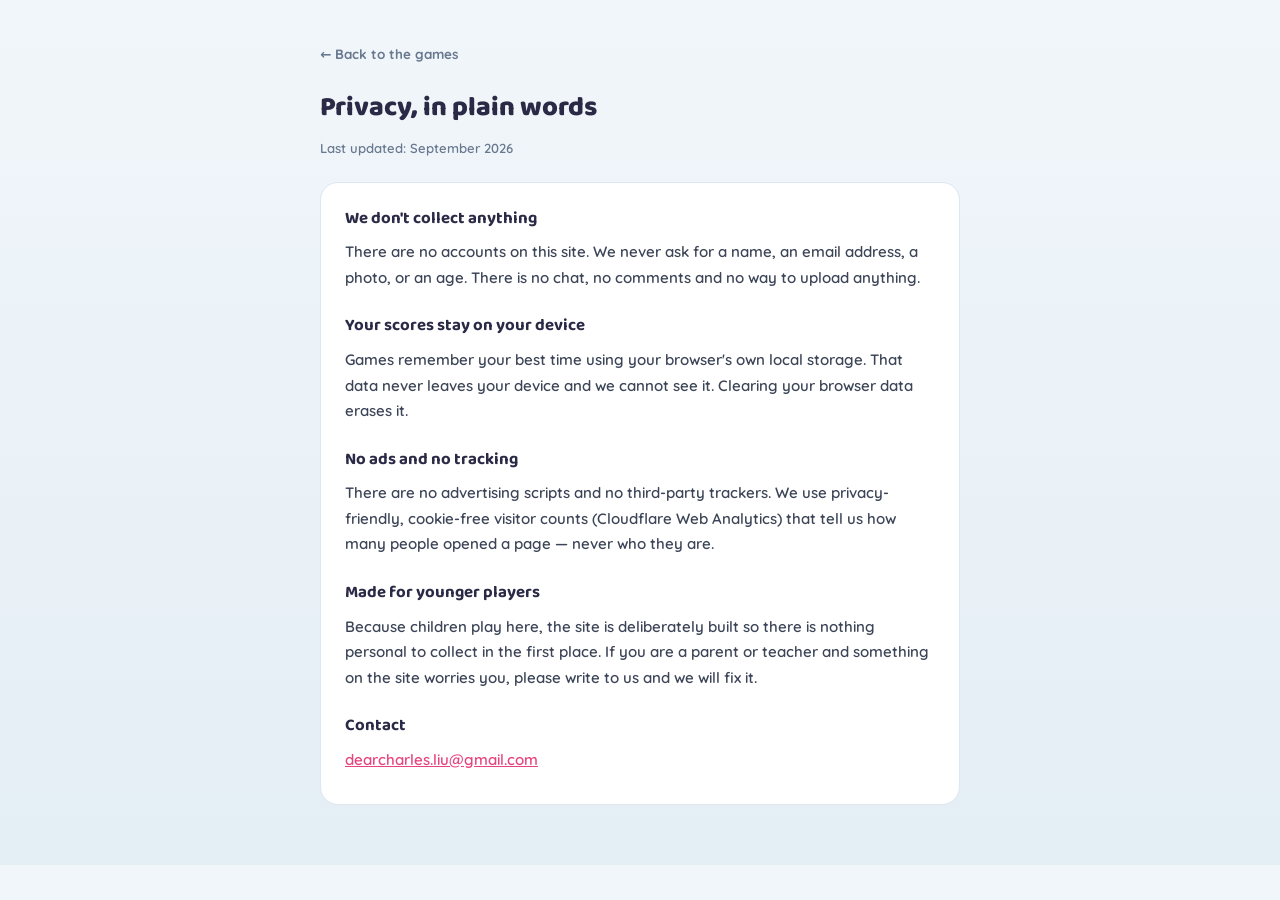
<file: privacy.html>
<!doctype html>
<html lang="en">
<head>
<meta charset="utf-8">
<meta name="viewport" content="width=device-width, initial-scale=1">
<title>Privacy — Mini Games</title>
<meta name="description" content="Mini Games collects nothing: no accounts, no email, no tracking, no ads.">
<link rel="icon" href="/assets/favicon.png">
<link rel="manifest" href="/manifest.webmanifest">
<link rel="apple-touch-icon" href="/assets/favicon.png">
<link rel="preconnect" href="https://fonts.googleapis.com">
<link rel="preconnect" href="https://fonts.gstatic.com" crossorigin>
<link href="https://fonts.googleapis.com/css2?family=Baloo+2:wght@700;800&family=Quicksand:wght@500;600;700&display=swap" rel="stylesheet">
<style>
  body{
    margin:0; color:#2A2A46; line-height:1.7;
    font-family:'Quicksand','PingFang SC',system-ui,sans-serif; font-weight:600;
    background:linear-gradient(180deg,#F1F6FA 0%,#E4EEF5 100%);
  }
  .wrap{ max-width:640px; margin:0 auto; padding:40px 22px 60px; }
  a.back{ color:#68788F; text-decoration:none; font-size:.84rem; font-weight:700; }
  a.back:hover{ color:#E7447E; }
  h1{ font-family:'Baloo 2',sans-serif; font-weight:800; font-size:1.7rem; margin:18px 0 6px; }
  .date{ color:#68788F; font-size:.82rem; margin:0 0 22px; }
  .card{ background:#fff; border:1px solid #DCE7EF; border-radius:18px; padding:22px 24px; }
  h2{ font-family:'Baloo 2',sans-serif; font-weight:700; font-size:1.05rem; margin:22px 0 6px; }
  h2:first-child{ margin-top:0; }
  p{ margin:0 0 10px; color:#3C4557; font-size:.94rem; }
  a{ color:#E7447E; }
</style>
</head>
<body>
<div class="wrap">
  <a class="back" href="/">← Back to the games</a>
  <h1>Privacy, in plain words</h1>
  <p class="date">Last updated: September 2026</p>
  <div class="card">
    <h2>We don't collect anything</h2>
    <p>There are no accounts on this site. We never ask for a name, an email address, a photo, or an age. There is no chat, no comments and no way to upload anything.</p>

    <h2>Your scores stay on your device</h2>
    <p>Games remember your best time using your browser's own local storage. That data never leaves your device and we cannot see it. Clearing your browser data erases it.</p>

    <h2>No ads and no tracking</h2>
    <p>There are no advertising scripts and no third-party trackers. We use privacy-friendly, cookie-free visitor counts (Cloudflare Web Analytics) that tell us how many people opened a page — never who they are.</p>

    <h2>Made for younger players</h2>
    <p>Because children play here, the site is deliberately built so there is nothing personal to collect in the first place. If you are a parent or teacher and something on the site worries you, please write to us and we will fix it.</p>

    <h2>Contact</h2>
    <p><a href="mailto:dearcharles.liu@gmail.com">dearcharles.liu@gmail.com</a></p>
  </div>
</div>
<script>if ('serviceWorker' in navigator) window.addEventListener('load', function(){ navigator.serviceWorker.register('/sw.js').catch(function(){}); });</script>
</body>
</html>
</file>
<file: games/bubble-buddies/style.css>
:root{
  /* the page colours follow the world; main.js sets these from render/background.js */
  --top:#7CC8FF;
  --bottom:#FFD9E8;
  --card:#FFFFFF;
  --text:#3B2340;
  --muted:#7A6585;
  --line:rgba(59,35,64,.12);
  --line-strong:rgba(59,35,64,.24);
  --pink:#FF6B8E;
  --pink-dark:#D93C66;
  --gold:#FFC21A;
  --display:'Baloo 2', 'PingFang SC', 'Microsoft YaHei', system-ui, sans-serif;
  --body:'Quicksand', 'PingFang SC', 'Microsoft YaHei', system-ui, sans-serif;
  color-scheme:light;
}

*{ box-sizing:border-box; }
html,body{ overscroll-behavior:none; }
body{
  margin:0;
  min-height:100vh;
  color:var(--text);
  font-family:var(--body);
  font-weight:600;
  -webkit-font-smoothing:antialiased;
  background:linear-gradient(180deg, var(--top) 0%, var(--bottom) 100%);
  background-attachment:fixed;
  transition:background .5s ease;
  overflow-x:hidden;
  -webkit-tap-highlight-color:transparent;
}
button{ font:inherit; color:inherit; }
[hidden]{ display:none !important; }

.site-nav{
  position:relative; z-index:3;
  max-width:560px; margin:0 auto; padding:12px 16px 0;
  display:flex; align-items:center; gap:8px;
}
.site-nav .grow{ flex:1; }
.site-nav a{
  display:inline-flex; align-items:center; gap:7px;
  text-decoration:none; color:var(--muted);
  font-weight:700; font-size:.82rem;
  background:rgba(255,255,255,.85); border:1px solid var(--line);
  border-radius:999px; padding:7px 15px 7px 11px;
  transition:transform .15s ease, color .15s ease, border-color .15s ease;
}
.site-nav a:hover{ transform:translateX(-2px); color:var(--text); border-color:var(--line-strong); }
.site-nav a:focus-visible{ outline:2px solid var(--text); outline-offset:2px; }
.site-nav a svg{ width:14px; height:14px; }

.icon-btn{
  cursor:pointer; width:36px; height:36px; border-radius:50%; flex:none;
  display:inline-flex; align-items:center; justify-content:center;
  color:var(--muted); background:rgba(255,255,255,.85); border:1px solid var(--line);
  transition:color .15s ease, border-color .15s ease, transform .15s ease;
}
.icon-btn:hover{ color:var(--text); border-color:var(--line-strong); transform:translateY(-1px) rotate(-6deg); }
.icon-btn:focus-visible{ outline:2px solid var(--text); outline-offset:2px; }
.icon-btn svg{ width:18px; height:18px; }
.icon-btn b{ font-family:var(--display); font-weight:800; font-size:1.05rem; }
#soundBtn .off{ display:none; }
#soundBtn[aria-pressed="false"] .on{ display:none; }
#soundBtn[aria-pressed="false"] .off{ display:inline; }

.page{
  position:relative; z-index:1; margin:0 auto; padding:2px 16px 30px;
  /* keep the whole board on screen: the board is 440 × 640 */
  max-width:clamp(320px, calc((100vh - 175px) * 0.6875 + 32px), 560px);
}

.hero{ text-align:center; margin:2px 0 8px; }
.hero h1{
  font-family:var(--display); font-weight:800;
  font-size:clamp(1.7rem, 5vw, 2.3rem); line-height:1.05; margin:0;
  color:#fff;
  text-shadow:0 3px 0 rgba(59,35,64,.25), 0 6px 16px rgba(59,35,64,.25);
}
@media (prefers-reduced-motion:no-preference){
  .hero h1{ animation:float 3.2s ease-in-out infinite; }
}
@keyframes float{ 50%{ transform:translateY(-3px) rotate(-1deg); } }

/* ---------- score bar ---------- */
.hud{ display:grid; grid-template-columns:1fr auto 1fr; align-items:center; gap:8px; margin:0 0 8px; }
.pill{
  display:inline-flex; align-items:center; gap:6px; min-width:0;
  background:rgba(255,255,255,.9); border-radius:999px; padding:5px 12px;
  box-shadow:0 3px 0 rgba(59,35,64,.1);
  font-size:.85rem; white-space:nowrap;
}
.pill.where{ justify-self:start; font-family:var(--display); font-weight:800; color:var(--pink-dark); }
.pill.score{ justify-self:center; padding:4px 18px; }
.pill.score b{ font-family:var(--display); font-weight:800; font-size:1.25rem; line-height:1.2; font-variant-numeric:tabular-nums; }
.pill.goal{ justify-self:end; color:var(--muted); }
.pill.goal small{ font-size:.75rem; }
.stars{ color:var(--gold); letter-spacing:1px; font-size:.95rem; }
.stars i, .lv-stars i{ font-style:normal; color:rgba(59,35,64,.18); }
@media (prefers-reduced-motion:no-preference){
  .pill.score.bump{ animation:bump .35s ease; }
}
@keyframes bump{ 0%{ transform:scale(1); } 35%{ transform:scale(1.14) rotate(-2deg); } 100%{ transform:scale(1); } }

/* ---------- board ---------- */
.board-wrap{
  position:relative;
  padding:6px;
  border-radius:24px;
  background:rgba(255,255,255,.4);
  box-shadow:0 18px 40px -18px rgba(59,35,64,.55), inset 0 0 0 1px rgba(255,255,255,.6);
}
#board{
  display:block; width:100%; aspect-ratio:440/640; border-radius:18px;
  touch-action:none; cursor:crosshair; user-select:none; -webkit-user-select:none;
}

.overlay{
  position:absolute; inset:6px; z-index:5; border-radius:18px;
  display:flex; align-items:center; justify-content:center;
  background:rgba(59,35,64,.32);
  -webkit-backdrop-filter:blur(4px); backdrop-filter:blur(4px);
  padding:12px; overflow:auto;
}
.card{
  width:min(420px, 100%); max-height:100%; overflow:auto;
  background:#fff; border-radius:22px; padding:18px 18px 16px;
  box-shadow:0 20px 40px -18px rgba(59,35,64,.5);
  display:flex; flex-direction:column; gap:12px; text-align:center;
}
@media (prefers-reduced-motion:no-preference){
  .card{ animation:pop-in .32s cubic-bezier(.34,1.56,.64,1); }
}
@keyframes pop-in{ from{ transform:scale(.85); opacity:0; } }
.card h2{ margin:0; font-family:var(--display); font-weight:800; font-size:1.6rem; line-height:1.1; color:var(--pink-dark); }
.card h2.title{ font-size:2rem; }
.card p{ margin:0; color:var(--muted); font-size:.92rem; line-height:1.5; }
.card p b{ color:var(--text); }

.buddy-row{ display:block; width:100%; height:64px; }
.buddy-row.small{ height:52px; }
@media (prefers-reduced-motion:no-preference){
  .buddy-row{ animation:bob 2.4s ease-in-out infinite; }
}
@keyframes bob{ 50%{ transform:translateY(-4px); } }

.btn-col{ display:flex; flex-direction:column; gap:10px; align-items:stretch; }
.btn-row{ display:flex; gap:8px; justify-content:center; flex-wrap:wrap; }
.cta{
  cursor:pointer; border:0; border-radius:999px; padding:10px 26px;
  font-family:var(--display); font-weight:800; font-size:1.1rem; color:#fff;
  background:linear-gradient(180deg, #FF8AA6, #F0507A);
  box-shadow:0 4px 0 #C7325C, 0 10px 18px -8px rgba(199,50,92,.6);
  transition:transform .12s ease;
}
.cta small{ display:block; font-size:.72rem; font-weight:700; opacity:.85; line-height:1; margin-top:1px; }
.cta:hover{ transform:translateY(-1px) scale(1.03); }
.cta:active{ transform:translateY(2px); box-shadow:0 2px 0 #C7325C; }
.cta:focus-visible{ outline:3px solid var(--text); outline-offset:3px; }
.cta.alt{ background:linear-gradient(180deg, #6CC0FF, #3A92E8); box-shadow:0 4px 0 #2370C0, 0 10px 18px -8px rgba(35,112,192,.6); }
.cta.alt:active{ box-shadow:0 2px 0 #2370C0; }
.cta.ghost{ background:#fff; color:var(--text); border:1px solid var(--line-strong); box-shadow:0 3px 0 rgba(59,35,64,.12); font-size:.95rem; padding:8px 18px; }
.cta.ghost small{ color:var(--muted); }

/* ---------- level list ---------- */
.worlds{ display:flex; flex-direction:column; gap:12px; text-align:left; max-height:min(52vh, 420px); overflow:auto; padding:2px 2px 4px; }
.world h3{ margin:0 0 6px; font-family:var(--display); font-weight:800; font-size:1.02rem; }
.world h3 small{ color:var(--muted); font-weight:700; font-size:.78rem; }
.lv-grid{ display:grid; grid-template-columns:repeat(5, 1fr); gap:6px; }
.lv{
  cursor:pointer; display:flex; flex-direction:column; align-items:center; gap:0;
  border:0; border-radius:14px; padding:6px 2px 4px;
  background:var(--w1, #E8F6FF); box-shadow:0 3px 0 var(--w2, #B8DDF5);
  transition:transform .12s ease;
}
.lv b{ font-family:var(--display); font-weight:800; font-size:1.1rem; line-height:1.1; }
.lv-stars{ font-size:.7rem; color:var(--gold); letter-spacing:1px; min-height:1em; line-height:1; }
.lv:hover:not(:disabled){ transform:translateY(-2px) rotate(-2deg); }
.lv:focus-visible{ outline:2px solid var(--text); outline-offset:2px; }
.lv.locked{ cursor:default; opacity:.45; }
.lv.locked b{ font-size:.85rem; }
.lv.current{ box-shadow:0 3px 0 var(--w2, #B8DDF5), 0 0 0 3px var(--pink); }
@media (prefers-reduced-motion:no-preference){
  .lv.current{ animation:nudge 1.8s ease-in-out infinite; }
}
@keyframes nudge{ 0%,80%,100%{ transform:none; } 87%{ transform:rotate(-6deg); } 94%{ transform:rotate(5deg); } }
.world[data-theme="meadow"]{ --w1:#E3F6DD; --w2:#B5E2A8; }
.world[data-theme="lagoon"]{ --w1:#DDF7FA; --w2:#A5E2EC; }
.world[data-theme="starry"]{ --w1:#ECE5FF; --w2:#C9B8F2; }
.world[data-theme="ember"]{ --w1:#FBE3D6; --w2:#E9A98A; }
.badge.expert{ background:#7A3A4E; color:#FFE9D6; animation:none; }

/* ---------- result cards ---------- */
.big-stars{ display:flex; justify-content:center; gap:6px; font-size:3.2rem; line-height:1; }
.big-star{ color:rgba(59,35,64,.14); }
.big-star.on{ color:var(--gold); text-shadow:0 3px 0 #D99A00; }
@media (prefers-reduced-motion:no-preference){
  .big-star.on{ animation:star-in .55s cubic-bezier(.34,1.56,.64,1) both; animation-delay:var(--d); }
  .big-star:nth-child(2){ transform:translateY(-8px); }
  .big-star.on:nth-child(2){ animation-name:star-in-mid; }
}
@keyframes star-in{ from{ transform:scale(0) rotate(-60deg); color:rgba(59,35,64,.14); text-shadow:none; } }
@keyframes star-in-mid{ from{ transform:translateY(-8px) scale(0) rotate(-60deg); color:rgba(59,35,64,.14); text-shadow:none; } to{ transform:translateY(-8px); } }
.score-line b{ font-family:var(--display); font-size:1.5rem; }
.badge{ display:inline-block; background:var(--gold); color:#5A3A00; border-radius:999px; padding:1px 9px; font-size:.75rem; font-weight:800; vertical-align:middle; }
@media (prefers-reduced-motion:no-preference){
  .badge{ animation:bump .6s ease .9s both; }
}

/* ---------- help ---------- */
.how{ text-align:left; font-size:.88rem; line-height:1.5; }
.how ul{ margin:4px 0 8px; padding-left:18px; }
.how li{ margin:4px 0; }
.how .small{ color:var(--muted); font-size:.82rem; margin-top:6px; }
.how ul.powers{ list-style:none; padding:0; display:grid; grid-template-columns:1fr 1fr; gap:6px; }
.powers li{ display:flex; align-items:center; gap:8px; margin:0; background:#FFF4F8; border-radius:12px; padding:5px 8px 5px 4px; font-size:.8rem; line-height:1.3; }
.powers canvas{ flex:none; width:40px; height:40px; }

kbd{
  font-family:ui-monospace, monospace; font-size:.72rem; font-weight:700;
  background:#fff; border:1px solid var(--line-strong); border-bottom-width:2px;
  border-radius:5px; padding:1px 5px; color:var(--muted);
}
.keys-help{
  display:flex; flex-wrap:wrap; justify-content:center; gap:6px 14px;
  margin-top:12px; color:var(--text); font-size:.8rem; opacity:.8;
}
.dark .keys-help{ color:#fff; }
.touch-help{ display:none; text-align:center; color:#fff; text-shadow:0 1px 2px rgba(0,0,0,.35); font-size:.82rem; margin:10px 0 0; }
@media (hover:none){
  .keys-help, .keys-only{ display:none; }
  .touch-help{ display:block; }
}

@media (max-height:820px){
  .hero{ display:none; }
}

@media (max-width:520px){
  .site-nav{ padding:10px 10px 0; }
  .page{ padding:2px 8px 24px; }
  .hud{ gap:5px; }
  .pill{ padding:4px 9px; font-size:.78rem; }
  .pill.score{ padding:3px 12px; }
  .pill.score b{ font-size:1.1rem; }
  .board-wrap{ padding:4px; border-radius:20px; }
  #board{ border-radius:16px; }
  /* on phones the cards get the whole screen instead of just the board */
  .overlay{ position:fixed; inset:0; z-index:20; border-radius:0; padding:12px; align-items:flex-start; }
  .card{ margin:auto 0; padding:14px 12px 12px; gap:10px; }
  .card h2{ font-size:1.4rem; }
  .card h2.title{ font-size:1.7rem; }
  .how ul.powers{ grid-template-columns:1fr; }
  .worlds{ max-height:60vh; }
}
</file>
<file: games/dice-quest/style.css>
:root{
  /* the page colours follow the map; main.js sets these from render/themes/ */
  --top:#2F8A57;
  --bottom:#BFE6A8;
  --ink:#123C25;
  --accent:#F2A93B;
  --card:#FFFFFF;
  --text:#1F2A44;
  --muted:#56658A;
  --line:rgba(31,42,68,.12);
  --line-strong:rgba(31,42,68,.24);
  --gold:#FFC21A;
  --display:'Baloo 2', 'PingFang SC', 'Microsoft YaHei', system-ui, sans-serif;
  --body:'Quicksand', 'PingFang SC', 'Microsoft YaHei', system-ui, sans-serif;
  --c:#FF5A6E; --d:#D23A50; --s:#FFD3D9;
  color-scheme:light;
}

*{ box-sizing:border-box; }
html,body{ overscroll-behavior:none; }
body{
  margin:0;
  min-height:100vh;
  color:var(--text);
  font-family:var(--body);
  font-weight:600;
  -webkit-font-smoothing:antialiased;
  background:linear-gradient(180deg, var(--top) 0%, var(--bottom) 100%);
  background-attachment:fixed;
  transition:background .4s ease;
  overflow-x:hidden;
  -webkit-tap-highlight-color:transparent;
}
button{ font:inherit; color:inherit; }
[hidden]{ display:none !important; }

.site-nav{
  position:relative; z-index:3;
  max-width:760px; margin:0 auto; padding:14px 16px 0;
  display:flex; align-items:center; gap:8px;
}
.site-nav .grow{ flex:1; }
.site-nav a{
  display:inline-flex; align-items:center; gap:7px;
  text-decoration:none; color:var(--muted);
  font-weight:700; font-size:.82rem;
  background:rgba(255,255,255,.85); border:1px solid var(--line);
  border-radius:999px; padding:7px 15px 7px 11px;
  transition:transform .15s ease, color .15s ease, border-color .15s ease;
}
.site-nav a:hover{ transform:translateX(-2px); color:var(--text); border-color:var(--line-strong); }
.site-nav a:focus-visible{ outline:2px solid var(--text); outline-offset:2px; }
.site-nav a svg{ width:14px; height:14px; }

.icon-btn{
  cursor:pointer; width:36px; height:36px; border-radius:50%; flex:none;
  display:inline-flex; align-items:center; justify-content:center;
  color:var(--muted); background:rgba(255,255,255,.85); border:1px solid var(--line);
  transition:color .15s ease, border-color .15s ease, transform .15s ease;
}
.icon-btn:hover{ color:var(--text); border-color:var(--line-strong); transform:translateY(-1px); }
.icon-btn:focus-visible{ outline:2px solid var(--text); outline-offset:2px; }
.icon-btn svg{ width:18px; height:18px; }
.icon-btn b{ font-family:var(--display); font-weight:800; font-size:1.05rem; }
#soundBtn .off{ display:none; }
#soundBtn[aria-pressed="false"] .on{ display:none; }
#soundBtn[aria-pressed="false"] .off{ display:inline; }

.page{
  position:relative; z-index:1; margin:0 auto; padding:4px 16px 36px;
  /* keep the whole board on screen in short windows */
  max-width:clamp(340px, calc(100vh - 330px), 720px);
}

.hero{ text-align:center; margin:4px 0 10px; }
.hero h1{
  font-family:var(--display); font-weight:800;
  font-size:clamp(1.8rem, 5.4vw, 2.6rem); line-height:1.05; margin:0 0 2px;
  color:#fff;
  text-shadow:0 3px 0 rgba(0,0,0,.25), 0 6px 16px rgba(0,0,0,.3);
  letter-spacing:.01em;
}
.hero p{ margin:0 auto; max-width:52ch; color:rgba(255,255,255,.92); font-size:.9rem; line-height:1.45; text-shadow:0 1px 3px rgba(0,0,0,.3); }

/* ---------- player cards ---------- */
.players{
  display:grid; grid-template-columns:repeat(auto-fit, minmax(130px, 1fr)); gap:8px;
  margin:0 0 10px;
}
.chip{
  display:flex; align-items:center; gap:8px; min-width:0;
  background:rgba(255,255,255,.9); border:2px solid transparent; border-radius:14px;
  padding:6px 9px;
  transition:transform .2s ease, border-color .2s ease, box-shadow .2s ease;
}
.chip.active{ border-color:var(--c); background:#fff; transform:translateY(-2px); box-shadow:0 6px 16px -8px var(--d); }
.chip.done{ opacity:.8; }
.chip-face{
  flex:none; width:34px; height:34px; border-radius:50%; display:flex; align-items:center; justify-content:center;
  font-size:1.25rem; background:#fff; box-shadow:inset 0 0 0 3px var(--c);
}
.chip-main{ flex:1; min-width:0; display:flex; flex-direction:column; gap:3px; }
.chip-top{ display:flex; align-items:center; gap:4px; min-width:0; font-size:.85rem; }
.chip-top b{
  font-family:var(--display); font-weight:800; font-size:.95rem; color:var(--d);
  white-space:nowrap; overflow:hidden; text-overflow:ellipsis; min-width:0; margin-right:auto;
}
.bar{ display:block; height:6px; border-radius:99px; background:var(--s); overflow:hidden; }
.bar i{ display:block; height:100%; background:var(--c); border-radius:99px; transition:width .4s ease; }
.chip-items{ font-size:.85rem; letter-spacing:1px; min-height:1em; line-height:1; }
.chip-items:empty{ display:none; }

/* ---------- board ---------- */
.board-wrap{
  position:relative;
  padding:6px;
  border-radius:22px;
  background:rgba(255,255,255,.35);
  box-shadow:0 18px 40px -18px rgba(0,0,0,.55), inset 0 0 0 1px rgba(255,255,255,.5);
}
#board{ display:block; width:100%; aspect-ratio:1/1; border-radius:16px; touch-action:manipulation; }

.toast{
  position:absolute; left:50%; top:14px; z-index:4;
  transform:translate(-50%, -8px); opacity:0; pointer-events:none;
  max-width:calc(100% - 32px); text-align:center;
  background:#1F2A44; color:#fff; font-weight:700; font-size:.88rem;
  border-radius:999px; padding:8px 16px;
  box-shadow:0 8px 20px -8px rgba(0,0,0,.4);
  transition:opacity .2s ease, transform .2s ease;
}
.toast.show{ opacity:1; transform:translate(-50%, 0); }

.overlay{
  position:absolute; inset:6px; z-index:5; border-radius:16px;
  display:flex; align-items:center; justify-content:center;
  background:rgba(20,30,40,.35);
  -webkit-backdrop-filter:blur(3px); backdrop-filter:blur(3px);
  padding:12px; overflow:auto;
}
.card{
  width:min(480px, 100%); max-height:100%; overflow:auto;
  background:#fff; border-radius:20px; padding:18px 18px 16px;
  box-shadow:0 20px 40px -18px rgba(31,42,68,.45);
  display:flex; flex-direction:column; gap:12px; text-align:center;
}
@media (prefers-reduced-motion:no-preference){
  .card{ animation:pop-in .25s ease; }
}
@keyframes pop-in{ from{ transform:scale(.94); opacity:0; } }
.card h2{ margin:0; font-family:var(--display); font-weight:800; font-size:1.6rem; line-height:1.1; }
.card p{ margin:0; color:var(--muted); font-size:.92rem; line-height:1.5; }

/* prize wheel */
.wheel-wrap{ --w:min(64vw, 250px); position:relative; width:var(--w); height:var(--w); margin:4px auto 0; }
.wheel{
  position:absolute; inset:0; border-radius:50%;
  border:6px solid #fff; box-shadow:0 0 0 4px #2B2F4A, 0 14px 26px -12px rgba(0,0,0,.55);
}
.wheel::after{ content:''; position:absolute; inset:0; border-radius:50%; box-shadow:inset 0 0 0 2px rgba(255,255,255,.5); }
.wheel-icon{
  position:absolute; left:50%; top:50%; font-size:calc(var(--w) * .12); line-height:1;
  transform:translate(-50%, -50%) rotate(var(--a)) translateY(calc(var(--w) * -.33));
  transition:font-size .25s ease;
}
.wheel-icon.won{ font-size:calc(var(--w) * .17); filter:drop-shadow(0 0 6px #fff); }
.wheel-pointer{
  position:absolute; left:50%; top:-12px; transform:translateX(-50%);
  border-left:14px solid transparent; border-right:14px solid transparent; border-top:26px solid var(--d, #2B2F4A);
  filter:drop-shadow(0 2px 2px rgba(0,0,0,.3));
}
.wheel-hub{
  position:absolute; left:50%; top:50%; transform:translate(-50%, -50%);
  width:calc(var(--w) * .27); height:calc(var(--w) * .27); border-radius:50%;
  border:4px solid var(--d, #2B2F4A); background:#fff; cursor:pointer;
  font-family:var(--display); font-weight:800; font-size:calc(var(--w) * .07); color:var(--d, #2B2F4A);
}
.wheel-hub:disabled{ cursor:default; }
.wheel-result{ min-height:2.6em; display:flex; flex-direction:column; align-items:center; gap:2px; }
.wheel-result b{ font-family:var(--display); font-weight:800; font-size:1.3rem; color:var(--text); }
.wheel-result small{ color:var(--muted); }

.seg{ display:flex; gap:6px; background:#EEF4FB; padding:4px; border-radius:999px; }
.seg button{
  flex:1; cursor:pointer; border:0; background:transparent; border-radius:999px;
  padding:8px 6px; font-weight:700; color:var(--muted);
}
.seg button[aria-checked="true"]{ background:#fff; color:var(--text); box-shadow:0 2px 6px rgba(31,42,68,.15); }
.seg button:focus-visible{ outline:2px solid var(--text); outline-offset:1px; }

.maps{ display:grid; grid-template-columns:repeat(4, 1fr); gap:8px; }
.map-card{
  cursor:pointer; display:flex; flex-direction:column; align-items:center; gap:3px; min-width:0;
  background:#F3F6FA; border:3px solid transparent; border-radius:14px; padding:6px 6px 8px;
  transition:transform .15s ease, border-color .15s ease;
}
.map-card canvas{ width:100%; aspect-ratio:1; border-radius:9px; display:block; }
.map-card b{ font-family:var(--display); font-weight:800; font-size:.92rem; line-height:1.15; }
.map-card small{ color:var(--muted); font-size:.72rem; line-height:1.25; }
.map-card[aria-checked="true"]{ border-color:var(--accent); background:#fff; transform:translateY(-2px); box-shadow:0 8px 16px -10px rgba(0,0,0,.5); }
.map-card:focus-visible{ outline:2px solid var(--text); outline-offset:2px; }

.seats{ display:grid; grid-template-columns:1fr 1fr; gap:8px; }
.seat-row{
  display:flex; align-items:center; gap:8px; min-width:0;
  background:var(--s); border:2px solid var(--c); border-radius:12px; padding:4px 8px 4px 4px;
}
.face-btn{
  flex:none; cursor:pointer; width:38px; height:38px; border-radius:50%; border:0;
  background:#fff; box-shadow:inset 0 0 0 3px var(--c); font-size:1.35rem; line-height:1;
  transition:transform .12s ease;
}
.face-btn:hover{ transform:rotate(-10deg) scale(1.08); }
.face-btn:focus-visible{ outline:2px solid var(--text); outline-offset:2px; }
.seat-row input{
  min-width:0; width:100%; border:0; background:transparent; outline:none;
  font:inherit; font-family:var(--display); font-weight:800; font-size:1rem; color:var(--d);
}
.seat-row input::placeholder{ color:var(--d); opacity:.55; }
.seat-row:focus-within{ box-shadow:0 0 0 3px rgba(31,42,68,.18); }

.targets{ display:grid; grid-template-columns:repeat(auto-fit, minmax(110px, 1fr)); gap:8px; }
.target{
  cursor:pointer; display:flex; flex-direction:column; align-items:center; gap:2px;
  background:var(--s); border:2px solid var(--c); border-radius:14px; padding:10px 6px;
  transition:transform .12s ease;
}
.target:hover{ transform:translateY(-2px); }
.target .face{ font-size:1.8rem; line-height:1.1; }
.target b{ font-family:var(--display); font-weight:800; color:var(--d); }
.target small{ color:var(--muted); font-size:.75rem; }
.faces{ display:grid; grid-template-columns:repeat(6, 1fr); gap:6px; }
.face-pick{
  cursor:pointer; aspect-ratio:1; border-radius:12px; border:3px solid #FFC21A; background:#FFF6D6;
  font-family:var(--display); font-weight:800; font-size:1.4rem; color:#8A5A00;
}
.face-pick:hover{ transform:translateY(-2px); }

.btn-row{ display:flex; gap:10px; justify-content:center; flex-wrap:wrap; }
.cta{
  cursor:pointer; border:0; border-radius:999px; padding:10px 28px;
  font-family:var(--display); font-weight:800; font-size:1.08rem; color:#fff;
  background:linear-gradient(180deg, #FF7A8A, #F04A63);
  box-shadow:0 4px 0 #C7324C, 0 10px 18px -8px rgba(199,50,76,.6);
  transition:transform .12s ease;
}
.cta:hover{ transform:translateY(-1px) scale(1.03); }
.cta:active{ transform:translateY(2px); box-shadow:0 2px 0 #C7324C; }
.cta:focus-visible{ outline:3px solid var(--text); outline-offset:3px; }
/* in the current player's colours (--c / --d set on a parent) */
.cta.seat{ background:linear-gradient(180deg, var(--c), var(--d)); box-shadow:0 4px 0 var(--d), 0 10px 18px -8px rgba(0,0,0,.35); text-shadow:0 1px 2px rgba(0,0,0,.35); }
.cta.seat:active{ box-shadow:0 2px 0 var(--d); }
.cta.ghost{ background:#fff; color:var(--text); border:1px solid var(--line-strong); box-shadow:none; font-size:.95rem; padding:8px 20px; }
.cta.small{ font-size:.85rem; padding:6px 16px; }

.how{ text-align:left; font-size:.88rem; line-height:1.5; color:var(--text); }
.how p{ color:var(--text); }
.how h3{ font-family:var(--display); font-weight:800; font-size:1.1rem; margin:10px 0 2px; }
.how ul{ margin:6px 0; padding-left:18px; }
.how li{ margin:4px 0; }
.how ul.cells{ list-style:none; padding:0; }
.how .ico{ display:inline-block; width:1.6em; text-align:center; }
.how .small{ color:var(--muted); font-size:.82rem; }


.podium{ list-style:none; margin:0; padding:0; display:flex; flex-direction:column; gap:6px; text-align:left; }
.podium li{
  display:flex; align-items:center; gap:10px;
  background:var(--s); border-left:5px solid var(--c); border-radius:12px; padding:8px 10px;
}
.podium .place{ font-size:1.6rem; line-height:1; }
.podium .face{ font-size:1.5rem; line-height:1; }
.podium .who{ display:flex; flex-direction:column; min-width:0; }
.podium b{ font-family:var(--display); font-weight:800; font-size:1.05rem; color:var(--d); }
.podium small{ color:var(--muted); font-size:.78rem; }

/* ---------- dock ---------- */
.dock{
  display:flex; align-items:center; gap:14px;
  margin-top:12px; padding:10px 12px;
  background:rgba(255,255,255,.9); border-radius:20px;
  border:2px solid var(--c);
  box-shadow:0 10px 24px -14px var(--d);
  transition:border-color .25s ease;
}
.dice-pair{ display:flex; gap:8px; flex:none; }
.die2{ cursor:default; }
.dice{
  flex:none; cursor:pointer; position:relative;
  width:72px; height:72px; border-radius:18px;
  background:#fff; border:3px solid var(--c);
  box-shadow:0 5px 0 var(--d), 0 10px 18px -8px var(--d);
  display:flex; align-items:center; justify-content:center; padding:0;
  transition:transform .12s ease, opacity .2s ease, box-shadow .12s ease;
}
.dice .face{ display:grid; grid-template-columns:repeat(3, 13px); grid-template-rows:repeat(3, 13px); gap:4px; }
.dice .face i{ width:13px; height:13px; border-radius:50%; background:transparent; }
.dice .face i.on{ background:var(--d); }
.dice[data-face="6"] .face i.on{ background:var(--c); box-shadow:0 0 0 2px var(--d) inset; }
.dice:disabled{ cursor:default; opacity:.6; box-shadow:0 3px 0 var(--d); }
.dice.ready:hover{ transform:translateY(-2px) rotate(-4deg); }
.dice:active:not(:disabled){ transform:translateY(3px); box-shadow:0 2px 0 var(--d); }
.dice:focus-visible{ outline:3px solid var(--text); outline-offset:3px; }
@media (prefers-reduced-motion:no-preference){
  /* waiting for a roll: the die turns slowly in place */
  .dice:not(.rolling):not(.landed):not([hidden]){ animation:idle-spin 9s linear infinite; }
  .dice.rolling{ animation:tumble .18s linear infinite; opacity:1; }
  .dice.landed{ animation:land .3s ease; }
}
.dice.rolling{ opacity:1; }
@keyframes idle-spin{ to{ transform:rotate(360deg); } }
@keyframes tumble{ 0%{ transform:rotate(0) translateY(-4px); } 50%{ transform:rotate(180deg) translateY(2px) scale(.92); } 100%{ transform:rotate(360deg) translateY(-4px); } }
@keyframes land{ 0%{ transform:scale(1.25); } 60%{ transform:scale(.94); } 100%{ transform:none; } }

.dock-mid{ flex:1; min-width:0; display:flex; flex-direction:column; gap:6px; align-items:flex-start; }
.msg{ margin:0; font-family:var(--display); font-weight:800; font-size:1.1rem; line-height:1.2; color:var(--d); min-height:1.3em; }
.sub{ margin:-4px 0 0; color:var(--muted); font-size:.8rem; }
.sub:empty{ display:none; }

.items{ display:flex; gap:8px; flex-wrap:wrap; width:100%; }
.item{
  cursor:pointer; display:flex; align-items:center; gap:8px; text-align:left;
  flex:1 1 150px; min-width:0; max-width:260px;
  background:#FFF6D6; border:2px solid #FFD54A; border-radius:14px; padding:5px 10px 5px 6px;
  transition:transform .12s ease, opacity .2s ease;
}
.item .ico{ font-size:1.4rem; line-height:1; flex:none; }
.item .txt{ display:flex; flex-direction:column; min-width:0; }
.item b{ font-size:.9rem; }
.item small{ color:var(--muted); font-size:.72rem; line-height:1.25; }
.item kbd{ margin-left:auto; }
.item:hover:not(:disabled){ transform:translateY(-2px); }
.item:disabled{ cursor:default; opacity:.5; filter:saturate(.5); }
.item:focus-visible{ outline:2px solid var(--text); outline-offset:2px; }
@media (prefers-reduced-motion:no-preference){
  .item:not(:disabled){ animation:shine 2s ease-in-out infinite; }
}
@keyframes shine{ 50%{ box-shadow:0 0 0 4px rgba(255,213,74,.45); } }

kbd{
  font-family:ui-monospace, monospace; font-size:.72rem; font-weight:700;
  background:#fff; border:1px solid var(--line-strong); border-bottom-width:2px;
  border-radius:5px; padding:1px 5px; color:var(--muted);
}
.keys-help{
  display:flex; flex-wrap:wrap; justify-content:center; gap:6px 14px;
  margin-top:14px; color:#2B4470; font-size:.8rem;
}
.touch-help{ display:none; text-align:center; color:#fff; text-shadow:0 1px 2px rgba(0,0,0,.35); font-size:.82rem; margin:12px 0 0; }
@media (hover:none){
  .keys-help, .item kbd{ display:none; }
  .touch-help{ display:block; }
}

@media (max-height:1040px){
  .hero p{ display:none; }
  .hero{ margin:0 0 8px; }
}

@media (max-width:520px){
  .page{ padding:2px 10px 28px; }
  .hero p{ display:none; }
  .players{ grid-template-columns:repeat(2, 1fr); gap:6px; }
  .players[data-n="3"]{ grid-template-columns:repeat(3, 1fr); }
  .chip{ gap:6px; padding:5px 7px; }
  .chip-face{ width:28px; height:28px; }
  .players[data-n="3"] .chip-top b{ font-size:.85rem; }
  .maps{ gap:5px; }
  .map-card{ padding:4px 4px 6px; }
  .map-card small{ display:none; }
  .map-card b{ font-size:.78rem; }
  .chip{ padding:5px 8px 6px; }
  .board-wrap{ padding:4px; border-radius:18px; }
  #board{ border-radius:14px; }
  /* on phones the cards get the whole screen instead of just the board */
  .overlay{ position:fixed; inset:0; z-index:20; border-radius:0; padding:12px; align-items:flex-start; }
  .card{ margin:auto 0; }
  .card{ padding:14px 12px 12px; gap:10px; }
  .card h2{ font-size:1.35rem; }
  .seats{ grid-template-columns:1fr; gap:6px; }
  .dock{ gap:10px; padding:8px 10px; }
  .dice{ width:60px; height:60px; border-radius:15px; }
  .dice .face{ grid-template-columns:repeat(3, 11px); grid-template-rows:repeat(3, 11px); gap:3px; }
  .dice .face i{ width:11px; height:11px; }
  .msg{ font-size:1rem; }
  .item small{ display:none; }
  .item{ flex:1 1 100px; }
}

/* ---------- animal pictures ---------- */
.ava{ display:block; width:100%; height:100%; border-radius:50%; object-fit:cover; pointer-events:none; user-select:none; }
.chip-face{ overflow:hidden; padding:0; box-shadow:0 0 0 3px var(--c); }
.face-btn{ overflow:hidden; padding:0; box-shadow:0 0 0 3px var(--c); }
.target .face{ width:56px; height:56px; border-radius:50%; overflow:hidden; box-shadow:0 0 0 3px var(--c); }
.trophy{ width:96px; height:96px; margin:0 auto; border-radius:50%; overflow:hidden; box-shadow:0 0 0 5px #FFC21A, 0 10px 24px -8px rgba(0,0,0,.4); }
.podium .face{ flex:none; width:40px; height:40px; border-radius:50%; overflow:hidden; box-shadow:0 0 0 3px var(--c); }

/* ---------- little bits of motion on the page ---------- */
.fly{
  position:fixed; left:0; top:0; z-index:50; pointer-events:none;
  margin:-16px 0 0 -16px; font-size:32px; line-height:1;
  filter:drop-shadow(0 4px 6px rgba(0,0,0,.3));
}
@media (prefers-reduced-motion:no-preference){
  .chip.active .chip-face{ animation:face-bob 1.2s ease-in-out infinite; }
  .chip.got{ animation:got .5s ease; }
  .face-btn.boing{ animation:boing .4s ease; }
  .map-card[aria-checked="true"] canvas{ animation:map-pick .45s ease; }
  .trophy{ animation:trophy 1.4s ease-in-out infinite; }
}
@keyframes face-bob{ 0%,100%{ transform:translateY(0) rotate(0); } 30%{ transform:translateY(-3px) rotate(-6deg); } 60%{ transform:translateY(0) rotate(5deg); } }
@keyframes got{ 0%{ transform:translateY(-2px) scale(1); } 35%{ transform:translateY(-4px) scale(1.07); box-shadow:0 0 0 4px #FFE27A; } 100%{ transform:translateY(-2px) scale(1); } }
@keyframes boing{ 0%{ transform:scale(1); } 30%{ transform:scale(.8) rotate(-12deg); } 65%{ transform:scale(1.15) rotate(6deg); } 100%{ transform:scale(1); } }
@keyframes map-pick{ 0%{ transform:scale(1); } 40%{ transform:scale(1.06) rotate(-1.5deg); } 100%{ transform:scale(1); } }
@keyframes trophy{ 0%,100%{ transform:translateY(0) rotate(-4deg); } 50%{ transform:translateY(-8px) rotate(4deg); } }
</file>
<file: games/garden-guard/style.css>
:root{
  --night-black:#100A1C;
  --night-deep:#1E1233;
  --night-glow:#3B2260;
  --panel:#261943;
  --panel-2:#302152;
  --line:rgba(255,255,255,.09);
  --line-strong:rgba(255,255,255,.2);
  --text:#F6EEFF;
  --muted:#B6A6D8;
  --pink:#FF7EB0;
  --pink-2:#E7508A;
  --gold:#FFD35C;
  --mint:#6EE7C0;
  --leaf:#7FD45A;
  --leaf-2:#3E9B3A;
  --lilac:#B69CFF;
  --display:'Baloo 2', 'PingFang SC', 'Microsoft YaHei', system-ui, sans-serif;
  --body:'Quicksand', 'PingFang SC', 'Microsoft YaHei', system-ui, sans-serif;
  --mono:'JetBrains Mono', ui-monospace, monospace;
  color-scheme:dark;
}

*{ box-sizing:border-box; }
html,body{ overscroll-behavior:none; }
body{
  margin:0;
  min-height:100vh;
  color:var(--text);
  font-family:var(--body);
  font-weight:600;
  -webkit-font-smoothing:antialiased;
  background:radial-gradient(120% 90% at 50% -10%, var(--night-glow) 0%, var(--night-deep) 45%, var(--night-black) 100%);
  background-attachment:fixed;
  overflow-x:hidden;
  -webkit-tap-highlight-color:transparent;
}
button{ font:inherit; }

/* twinkling stars, purely decorative */
#stars{ position:fixed; inset:0; pointer-events:none; z-index:0; overflow:hidden; }
#stars i{ position:absolute; display:block; border-radius:50%; background:#FFE9C7; opacity:.5; }
@media (prefers-reduced-motion:no-preference){
  #stars i{ animation:twinkle 3.6s ease-in-out infinite; }
}
@keyframes twinkle{ 0%,100%{ opacity:.15; } 50%{ opacity:.75; } }

.site-nav{
  position:relative; z-index:3;
  max-width:960px; margin:0 auto; padding:14px 20px 0;
  display:flex; align-items:center; gap:8px;
}
.site-nav a{
  display:inline-flex; align-items:center; gap:7px;
  text-decoration:none; color:var(--muted);
  font-weight:700; font-size:.82rem;
  background:var(--panel); border:1px solid var(--line);
  border-radius:999px; padding:7px 15px 7px 11px;
  transition:transform .15s ease, color .15s ease, border-color .15s ease;
}
.site-nav a:hover{ transform:translateX(-2px); color:var(--text); border-color:var(--line-strong); }
.site-nav a:focus-visible{ outline:2px solid var(--pink); outline-offset:2px; }
.site-nav svg{ width:14px; height:14px; }

.page{
  position:relative; z-index:1; margin:0 auto; padding:6px 16px 40px;
  /* keep the whole board on screen on wide but short windows */
  max-width:clamp(360px, calc((100vh - 270px) * 1.5 + 32px), 900px);
}

.hero{ text-align:center; margin:6px 0 12px; }
.hero h1{
  font-family:var(--display); font-weight:800;
  font-size:clamp(1.7rem, 5vw, 2.5rem); line-height:1.1; margin:0 0 4px;
  background:linear-gradient(90deg, #FF9FC8, var(--gold) 50%, #9BEA7A);
  -webkit-background-clip:text; background-clip:text; color:transparent;
}
.hero p{ margin:0 auto; max-width:56ch; color:var(--muted); font-size:.92rem; line-height:1.5; }

/* ---------- top bar ---------- */
.hud{ display:flex; align-items:center; gap:8px; margin:0 0 10px; }
.hud .grow{ flex:1; }
.pill{
  color:var(--text);
  display:inline-flex; align-items:center; gap:6px;
  background:var(--panel); border:1px solid var(--line);
  border-radius:999px; padding:6px 14px; font-size:.86rem; white-space:nowrap;
}
.pill b{ font-family:var(--display); font-weight:800; font-size:1rem; font-variant-numeric:tabular-nums; }
.level-pill{ font-family:var(--display); font-weight:800; overflow:hidden; text-overflow:ellipsis; min-width:0; }
button.level-pill{ cursor:pointer; font-size:.86rem; transition:border-color .15s ease, transform .15s ease; }
button.level-pill:hover{ border-color:var(--gold); transform:translateY(-1px); }
button.level-pill:focus-visible{ outline:2px solid var(--gold); outline-offset:2px; }
.level-pill svg{ width:16px; height:16px; flex:none; color:var(--gold); }
.level-pill span{ overflow:hidden; text-overflow:ellipsis; }
.stat .ico{ font-size:1rem; line-height:1; }
.lives .ico{ color:var(--pink); }
.gold .ico{ color:var(--gold); }
.stat.bump{ animation:bump .35s ease; }
.lives.hurt{ animation:hurt .45s ease; }
@keyframes bump{ 40%{ transform:scale(1.12); } }
@keyframes hurt{ 20%{ transform:translateX(-4px); border-color:var(--pink); } 60%{ transform:translateX(4px); } }
@media (prefers-reduced-motion:reduce){ .stat.bump, .lives.hurt{ animation:none; } }

.icon-btn{
  cursor:pointer; width:36px; height:36px; border-radius:50%; flex:none;
  display:inline-flex; align-items:center; justify-content:center;
  color:var(--muted); background:var(--panel); border:1px solid var(--line);
  transition:color .15s ease, border-color .15s ease;
}
.icon-btn:hover{ color:var(--text); border-color:var(--line-strong); }
.icon-btn:focus-visible{ outline:2px solid var(--gold); outline-offset:2px; }
.icon-btn[aria-pressed="true"]{ color:var(--gold); border-color:rgba(255,211,92,.45); }
.icon-btn svg{ width:18px; height:18px; }
.icon-btn b{ font-family:var(--display); font-weight:800; font-size:.9rem; }
#soundBtn .off{ display:none; }
#soundBtn[aria-pressed="false"] .on{ display:none; }
#soundBtn[aria-pressed="false"] .off{ display:inline; }
#speedBtn.fast{ color:var(--gold); border-color:rgba(255,211,92,.45); }

/* ---------- board ---------- */
.board-wrap{
  position:relative;
  padding:7px;
  border-radius:24px;
  /* a wooden planter box round the garden */
  background:
    repeating-linear-gradient(90deg, rgba(0,0,0,.06) 0 2px, transparent 2px 23px),
    linear-gradient(180deg, #A9744A, #7A4F2E);
  box-shadow:
    0 30px 60px -30px rgba(0,0,0,.9),
    inset 0 2px 0 rgba(255,230,190,.35),
    inset 0 -3px 0 rgba(0,0,0,.25),
    0 0 0 2px #4A2E1A;
}
#board{
  display:block; width:100%;
  border-radius:17px;
  box-shadow:0 0 0 2px #4A2E1A;
  touch-action:manipulation; user-select:none; -webkit-user-select:none;
  cursor:pointer;
}
#board.aiming{ cursor:crosshair; }
#board:focus{ outline:none; }
#board:focus-visible{ outline:3px solid var(--gold); outline-offset:-3px; }

.toast{
  position:absolute; left:50%; top:12px; transform:translate(-50%, -8px);
  max-width:calc(100% - 24px);
  background:rgba(16,10,28,.92); border:1px solid var(--line-strong);
  border-radius:14px; padding:8px 16px; font-size:.86rem; text-align:center;
  opacity:0; pointer-events:none;
  transition:opacity .2s ease, transform .2s ease;
}
.toast.show{ opacity:1; transform:translate(-50%, 0); }

.overlay{
  position:absolute; inset:7px; border-radius:17px;
  display:flex; flex-direction:column; align-items:center; justify-content:center; gap:10px;
  text-align:center; padding:18px;
  background:rgba(16,10,28,.78);
  -webkit-backdrop-filter:blur(3px); backdrop-filter:blur(3px);
}
.overlay[hidden]{ display:none; }
.overlay.tall{ justify-content:flex-start; overflow-y:auto; padding-top:16px; }
.ov-pic{ display:flex; justify-content:center; }
.ov-pic[hidden]{ display:none; }
.ov-pic canvas{
  width:96px; height:96px; border-radius:24px;
  background:radial-gradient(circle at 50% 60%, rgba(156,193,82,.55), rgba(156,193,82,.12) 70%);
  border:1px solid var(--line-strong);
}
@media (prefers-reduced-motion:no-preference){
  .ov-pic canvas{ animation:starpop .45s cubic-bezier(.3,1.6,.5,1) both; }
}

/* the level map */
.level-map{ display:flex; flex-direction:column; gap:12px; width:100%; max-width:640px; }
.level-map[hidden]{ display:none; }
.level-map h3{ margin:0 0 6px; font-family:var(--display); font-weight:800; font-size:.95rem; color:var(--muted); text-align:left; }
.level-row{ display:grid; grid-template-columns:repeat(4, 1fr); gap:8px; }
.level-card{
  cursor:pointer; display:flex; flex-direction:column; align-items:center; gap:1px;
  padding:8px 4px 6px; border-radius:14px; min-width:0;
  color:var(--text); border:1px solid rgba(255,255,255,.18);
  background:linear-gradient(170deg, #7DB043, #4C8A2E);
  box-shadow:0 3px 0 #2E5A1E;
  transition:transform .12s ease, border-color .12s ease;
}
.level-card.autumn{ background:linear-gradient(170deg, #E3943A, #A9551F); box-shadow:0 3px 0 #6E3414; }
.level-card:hover:not(:disabled){ transform:translateY(-2px); border-color:var(--gold); }
.level-card:focus-visible{ outline:2px solid var(--gold); outline-offset:2px; }
.level-card.current{ border:2px solid var(--gold); }
.level-card:disabled{ cursor:default; filter:grayscale(.85) brightness(.55); }
.level-card b{ font-family:var(--display); font-weight:800; font-size:1.05rem; line-height:1.1; text-shadow:0 1px 0 rgba(0,0,0,.35); }
.level-card b svg{ width:18px; height:18px; display:block; margin:2px auto; }
.level-card span{ font-size:.7rem; line-height:1.2; max-width:100%; overflow:hidden; text-overflow:ellipsis; white-space:nowrap; }
.level-card i{ font-style:normal; font-size:.82rem; letter-spacing:1px; line-height:1; }
.level-card em{ font-style:normal; color:rgba(0,0,0,.28); }
.level-card em.on{ color:var(--gold); text-shadow:0 0 6px rgba(255,211,92,.6), 0 1px 0 rgba(0,0,0,.4); }
.overlay h2{ margin:0; font-family:var(--display); font-weight:800; font-size:1.8rem; line-height:1.1; }
.overlay p{ margin:0; color:var(--muted); font-size:.92rem; line-height:1.5; max-width:38ch; }
.overlay p b{ color:var(--text); }
.big-stars{ display:flex; gap:10px; font-size:2.6rem; line-height:1; }
.big-stars[hidden]{ display:none; }
.big-stars span{ color:rgba(255,255,255,.16); display:inline-block; }
.big-stars span.on{ color:var(--gold); text-shadow:0 0 18px rgba(255,211,92,.6); }
@media (prefers-reduced-motion:no-preference){
  .big-stars span.on{ animation:starpop .5s cubic-bezier(.3,1.6,.5,1) both; }
  .big-stars span:nth-child(2).on{ animation-delay:.15s; }
  .big-stars span:nth-child(3).on{ animation-delay:.3s; }
}
@keyframes starpop{ from{ transform:scale(0) rotate(-40deg); opacity:0; } to{ transform:scale(1) rotate(0); opacity:1; } }
.how{ display:flex; gap:12px; justify-content:center; flex-wrap:wrap; margin:4px 0; }
.how[hidden]{ display:none; }
.how div{
  background:var(--panel); border:1px solid var(--line); border-radius:14px;
  padding:8px 12px; font-size:.8rem; color:var(--muted); max-width:150px; line-height:1.35;
}
.how b{ display:block; font-family:var(--display); font-size:1.4rem; color:var(--gold); line-height:1; margin-bottom:2px; }
.btn-row{ display:flex; gap:10px; flex-wrap:wrap; justify-content:center; margin-top:4px; }
.cta{
  cursor:pointer; border:0;
  font-family:var(--display); font-weight:800; font-size:1.08rem;
  color:#fff; padding:9px 28px; border-radius:999px;
  background:linear-gradient(160deg, var(--pink), var(--pink-2));
  box-shadow:0 12px 22px -12px rgba(231,80,138,.95);
  transition:transform .15s ease;
}
.cta:hover{ transform:translateY(-1px) scale(1.03); }
.cta:focus-visible{ outline:3px solid var(--gold); outline-offset:3px; }
.cta.ghost{ background:transparent; border:1px solid var(--line-strong); box-shadow:none; font-size:.92rem; padding:8px 20px; }
.cta[hidden]{ display:none; }

/* ---------- dock: next wave + context panel ---------- */
.dock{ display:flex; gap:10px; margin-top:12px; align-items:stretch; }
.wave-btn{
  cursor:pointer; flex:none; width:168px;
  display:flex; flex-direction:column; justify-content:center; gap:6px;
  padding:10px 14px; text-align:left;
  color:#fff; border:0; border-radius:18px;
  background:linear-gradient(160deg, #8BD346, #3E9B3A);
  box-shadow:0 5px 0 #24601F;
  transition:transform .06s ease, box-shadow .06s ease, filter .15s ease;
  touch-action:manipulation;
}
.wave-btn:active{ transform:translateY(4px); box-shadow:0 1px 0 #24601F; }
.wave-btn:focus-visible{ outline:2px solid var(--gold); outline-offset:3px; }
.wave-btn:disabled{ filter:grayscale(.8) brightness(.7); cursor:default; }
.wave-btn:disabled:active{ transform:none; box-shadow:0 5px 0 #24601F; }
.wave-top{ display:flex; flex-direction:column; line-height:1.15; }
.wave-top b{ font-family:var(--display); font-weight:800; font-size:1.1rem; }
.wave-top small{ font-size:.72rem; opacity:.9; min-height:1.1em; }
.wave-preview{ display:flex; flex-wrap:wrap; gap:4px; min-height:26px; }
.wave-preview span{
  display:inline-flex; align-items:center; gap:2px;
  background:rgba(0,0,0,.2); border-radius:999px; padding:1px 7px 1px 2px;
  font-family:var(--mono); font-size:.7rem;
}
.wave-preview canvas{ width:22px; height:22px; }

.powers{ display:flex; flex-direction:column; gap:8px; justify-content:center; flex:none; }
.powers[hidden]{ display:none; }
.power{
  --cd:0;
  position:relative; cursor:pointer; width:54px; height:54px; border-radius:50%; padding:0;
  display:flex; align-items:center; justify-content:center;
  background:radial-gradient(circle at 40% 35%, #4A3478, var(--panel) 70%);
  border:2px solid rgba(255,211,92,.55);
  box-shadow:0 4px 0 #120B22;
  transition:transform .1s ease, border-color .15s ease;
  touch-action:manipulation;
}
.power canvas{ width:40px; height:40px; }
.power::after{   /* the recharge sweep */
  content:''; position:absolute; inset:-2px; border-radius:50%; pointer-events:none;
  background:conic-gradient(rgba(16,10,28,.72) calc(var(--cd) * 360deg), transparent 0);
}
.power kbd{
  position:absolute; right:-4px; bottom:-4px; z-index:1;
  font-family:var(--mono); font-size:.6rem; color:var(--text);
  background:var(--panel-2); border:1px solid var(--line-strong); border-radius:6px; padding:0 4px;
}
.power:hover:not(:disabled){ transform:translateY(-2px); border-color:var(--gold); }
.power:active:not(:disabled){ transform:translateY(2px); box-shadow:0 1px 0 #120B22; }
.power:focus-visible{ outline:2px solid var(--gold); outline-offset:3px; }
.power:disabled{ cursor:default; border-color:var(--line-strong); }
.power[aria-pressed="true"]{ border-color:#fff; box-shadow:0 0 0 4px rgba(255,211,92,.45), 0 4px 0 #120B22; }
@media (prefers-reduced-motion:no-preference){
  .power[aria-pressed="true"]{ animation:aimpulse 1s ease-in-out infinite; }
}
@keyframes aimpulse{ 50%{ box-shadow:0 0 0 8px rgba(255,211,92,.2), 0 4px 0 #120B22; } }

.panel{
  flex:1; min-width:0; min-height:118px;
  background:linear-gradient(180deg, var(--panel-2), var(--panel));
  border:1px solid var(--line-strong); border-radius:18px;
  padding:10px 12px;
  display:flex; flex-direction:column; gap:8px;
}
.panel-head{ display:flex; align-items:center; gap:8px; }
.panel-head h3{ margin:0; flex:1; font-family:var(--display); font-weight:800; font-size:1.05rem; line-height:1.2; }
.panel-head .lv{ color:var(--gold); font-size:.85rem; margin-left:4px; }
.panel .close{ width:30px; height:30px; }
.panel .close svg{ width:14px; height:14px; }
.panel-tip{ margin:auto 0; color:var(--muted); font-size:.88rem; line-height:1.5; text-align:center; }
.panel-tip b{ color:var(--text); }

.build-list{ display:flex; gap:8px; overflow-x:auto; padding-bottom:2px; }
.build-card{
  cursor:pointer; flex:none; width:96px;
  display:flex; flex-direction:column; align-items:center; gap:2px;
  padding:6px 6px 7px; border-radius:14px;
  color:var(--text); background:rgba(255,255,255,.05); border:1px solid var(--line);
  transition:transform .12s ease, border-color .12s ease, opacity .12s ease;
}
.build-card:hover:not(:disabled){ transform:translateY(-2px); border-color:var(--leaf); }
.build-card:focus-visible{ outline:2px solid var(--gold); outline-offset:2px; }
.build-card:disabled{ opacity:.45; cursor:default; }
.build-card canvas{ width:44px; height:44px; }
.build-card b{ font-family:var(--display); font-weight:800; font-size:.86rem; line-height:1.1; }
.build-card small{ font-family:var(--mono); font-size:.72rem; color:var(--gold); }
.build-card kbd{ font-family:var(--mono); font-size:.62rem; color:var(--muted); }
.build-blurb{ margin:0; font-size:.78rem; color:var(--muted); line-height:1.4; }

.tower-body{ display:flex; gap:12px; align-items:center; flex-wrap:wrap; }
.tower-stats{ display:flex; gap:6px; flex-wrap:wrap; flex:1; min-width:180px; }
.tower-stats span{
  background:rgba(0,0,0,.18); border-radius:10px; padding:4px 9px; font-size:.76rem; color:var(--muted);
}
.tower-stats b{ color:var(--text); font-family:var(--mono); font-size:.8rem; }
.tower-stats i{ font-style:normal; color:var(--leaf); font-family:var(--mono); font-size:.76rem; }
.tower-actions{ display:flex; gap:8px; flex-wrap:wrap; }
.act{
  cursor:pointer; display:flex; flex-direction:column; align-items:center; line-height:1.15;
  min-width:84px; padding:6px 12px; border-radius:14px;
  color:var(--text); background:rgba(255,255,255,.06); border:1px solid var(--line-strong);
  transition:transform .12s ease, border-color .12s ease;
}
.act:hover:not(:disabled){ transform:translateY(-1px); border-color:var(--gold); }
.act:focus-visible{ outline:2px solid var(--gold); outline-offset:2px; }
.act:disabled{ opacity:.45; cursor:default; }
.act[hidden]{ display:none; }
.act b{ font-family:var(--display); font-weight:800; font-size:.9rem; }
.act small{ font-family:var(--mono); font-size:.7rem; color:var(--gold); }
.act.up{ background:linear-gradient(160deg, rgba(139,211,70,.3), rgba(62,155,58,.3)); border-color:rgba(139,211,70,.5); }
.act.sell small{ color:var(--mint); }

.keys-help{
  margin:18px auto 0; max-width:700px;
  display:flex; flex-wrap:wrap; justify-content:center; gap:8px 16px;
  font-size:.8rem; color:var(--muted);
}
.keys-help kbd{
  font-family:var(--mono); font-size:.72rem; color:var(--text);
  background:var(--panel-2); border:1px solid var(--line-strong); border-bottom-width:3px;
  border-radius:6px; padding:1px 6px; margin-right:3px;
}
.touch-help{ display:none; text-align:center; font-size:.8rem; color:var(--muted); margin:14px auto 0; max-width:44ch; line-height:1.5; }
@media (hover:none) and (pointer:coarse){
  .keys-help{ display:none; }
  .touch-help{ display:block; }
  .build-card kbd{ display:none; }
}

@media (max-width:600px){
  .page{ padding:4px 10px 30px; }
  .hero p{ display:none; }
  .hud{ gap:5px; }
  .pill{ padding:5px 9px; font-size:.78rem; gap:4px; }
  .pill b{ font-size:.9rem; }
  .level-pill span{ display:none; }
  .level-pill{ padding:5px 8px; }
  .icon-btn{ width:32px; height:32px; }
  .board-wrap{ border-radius:18px; padding:5px; }
  #board, .overlay{ border-radius:13px; }
  .overlay{ inset:5px; }
  .dock{ flex-direction:column; }
  .wave-btn{ width:auto; flex-direction:row; align-items:center; justify-content:space-between; }
  .wave-preview{ justify-content:flex-end; }
  .powers{ flex-direction:row; justify-content:center; }
  .power{ width:48px; height:48px; }
  .power canvas{ width:34px; height:34px; }
  .level-row{ gap:5px; }
  .level-card{ padding:5px 2px 4px; border-radius:10px; }
  .level-card b{ font-size:.9rem; }
  .level-card span{ display:none; }
  .level-map{ gap:6px; }
  .level-map h3{ font-size:.8rem; margin-bottom:3px; }
  .ov-pic canvas{ width:64px; height:64px; border-radius:16px; }
  .overlay h2{ font-size:1.45rem; }
  .how div{ max-width:120px; }
}
</file>
<file: games/gomoku-party/style.css>
:root{
  /* the page colours follow the board; main.js sets these from render/themes.js */
  --top:#9FDBFF;
  --bottom:#C8F2B5;
  --text:#3B2340;
  --muted:#7A6585;
  --line:rgba(59,35,64,.12);
  --line-strong:rgba(59,35,64,.24);
  --pink:#FF6B8E;
  --pink-dark:#D93C66;
  --gold:#FFC21A;
  --p1:#FF5E8A;
  --p2:#3D8BFF;
  --display:'Baloo 2', 'PingFang SC', 'Microsoft YaHei', system-ui, sans-serif;
  --body:'Quicksand', 'PingFang SC', 'Microsoft YaHei', system-ui, sans-serif;
  color-scheme:light;
}

*{ box-sizing:border-box; }
html,body{ overscroll-behavior:none; }
body{
  margin:0;
  min-height:100vh;
  color:var(--text);
  font-family:var(--body);
  font-weight:600;
  -webkit-font-smoothing:antialiased;
  background:linear-gradient(180deg, var(--top) 0%, var(--bottom) 100%);
  background-attachment:fixed;
  transition:background .5s ease;
  overflow-x:hidden;
  -webkit-tap-highlight-color:transparent;
}
button{ font:inherit; color:inherit; }
[hidden]{ display:none !important; }

.site-nav{
  position:relative; z-index:3;
  max-width:1180px; margin:0 auto; padding:12px 16px 0;
  display:flex; align-items:center; gap:8px;
}
.site-nav .grow{ flex:1; }
.site-nav a{
  display:inline-flex; align-items:center; gap:7px;
  text-decoration:none; color:var(--muted);
  font-weight:700; font-size:.82rem;
  background:rgba(255,255,255,.85); border:1px solid var(--line);
  border-radius:999px; padding:7px 15px 7px 11px;
  transition:transform .15s ease, color .15s ease, border-color .15s ease;
}
.site-nav a:hover{ transform:translateX(-2px); color:var(--text); border-color:var(--line-strong); }
.site-nav a:focus-visible{ outline:2px solid var(--text); outline-offset:2px; }
.site-nav a svg{ width:14px; height:14px; }

.icon-btn{
  cursor:pointer; width:36px; height:36px; border-radius:50%; flex:none;
  display:inline-flex; align-items:center; justify-content:center;
  color:var(--muted); background:rgba(255,255,255,.85); border:1px solid var(--line);
  transition:color .15s ease, border-color .15s ease, transform .15s ease;
}
.icon-btn:hover{ color:var(--text); border-color:var(--line-strong); transform:translateY(-1px) rotate(-6deg); }
.icon-btn:focus-visible{ outline:2px solid var(--text); outline-offset:2px; }
.icon-btn svg{ width:18px; height:18px; }
.icon-btn b{ font-family:var(--display); font-weight:800; font-size:1.05rem; }
#soundBtn .off{ display:none; }
#soundBtn[aria-pressed="false"] .on{ display:none; }
#soundBtn[aria-pressed="false"] .off{ display:inline; }

.page{ position:relative; z-index:1; margin:0 auto; padding:2px 16px 26px; max-width:1180px; }

.hero{ text-align:center; margin:2px 0 6px; }
.hero h1{
  font-family:var(--display); font-weight:800;
  font-size:clamp(1.7rem, 5vw, 2.3rem); line-height:1.05; margin:0;
  color:#fff;
  text-shadow:0 3px 0 rgba(59,35,64,.25), 0 6px 16px rgba(59,35,64,.25);
}
@media (prefers-reduced-motion:no-preference){
  .hero h1{ animation:float 3.2s ease-in-out infinite; }
}
@keyframes float{ 50%{ transform:translateY(-3px) rotate(-1deg); } }

.dot{ display:inline-block; width:10px; height:10px; border-radius:50%; background:var(--side, var(--p1)); vertical-align:middle; margin-right:5px; flex:none; }
.dot.p1{ background:var(--p1); }
.dot.p2{ background:var(--p2); }

/* ---------- the line above the board ---------- */
.status{ display:flex; flex-wrap:wrap; justify-content:center; align-items:center; gap:6px 10px; margin:0 0 8px; min-height:34px; }
body:not(.playing) .status{ visibility:hidden; }
.status > span{
  display:inline-flex; align-items:center; gap:6px;
  background:rgba(255,255,255,.92); border-radius:999px; padding:5px 14px;
  box-shadow:0 3px 0 rgba(59,35,64,.1); font-size:.92rem;
}
.status b{ font-family:var(--display); font-weight:800; }
.party{ color:var(--muted); font-size:.82rem !important; }
.party .pips{ display:inline-flex; gap:3px; }
.party .pips i{ width:8px; height:8px; border-radius:50%; background:rgba(59,35,64,.14); }
.party .pips i.on{ background:var(--gold); }
.party.soon{ color:var(--pink-dark); }
@media (prefers-reduced-motion:no-preference){
  .party.soon{ animation:wiggle .9s ease-in-out infinite; }
}
@keyframes wiggle{ 25%{ transform:rotate(-2deg); } 75%{ transform:rotate(2deg); } }
.mini{
  cursor:pointer; border:1px solid var(--line-strong); background:#fff; border-radius:999px;
  padding:2px 10px; font-size:.78rem; font-weight:700; margin-left:4px;
}
.mini:hover{ border-color:var(--text); }

/* ---------- board and panels ---------- */
.arena{
  display:grid; gap:14px; align-items:start; justify-content:center;
  grid-template-columns:minmax(150px, 200px) minmax(0, min(calc(100vh - 150px), 760px)) minmax(150px, 200px);
  grid-template-areas:"p1 board p2";
}
.arena > *{ min-width:0; }
.panel[data-panel="0"]{ grid-area:p1; }
.panel[data-panel="1"]{ grid-area:p2; }
.board-wrap{
  grid-area:board; position:relative;
  padding:6px; border-radius:30px;
  background:rgba(255,255,255,.4);
  box-shadow:0 18px 40px -18px rgba(59,35,64,.55), inset 0 0 0 1px rgba(255,255,255,.6);
}
#board{
  display:block; width:100%; aspect-ratio:1; border-radius:26px;
  touch-action:manipulation; user-select:none; -webkit-user-select:none;
}

.panel{
  background:rgba(255,255,255,.92); border-radius:20px; padding:10px;
  border-top:5px solid var(--side);
  box-shadow:0 3px 0 rgba(59,35,64,.1);
  display:flex; flex-direction:column; gap:8px;
  transition:transform .25s ease, box-shadow .25s ease, opacity .25s ease;
  opacity:.78;
}
body:not(.playing) .panel{ visibility:hidden; }
.panel.active, .panel.won{ opacity:1; transform:translateY(-2px); box-shadow:0 0 0 3px var(--side), 0 10px 24px -10px var(--side); }
.who{ display:flex; align-items:center; gap:8px; }
.face{ width:48px; height:48px; flex:none; }
.names{ display:flex; flex-direction:column; line-height:1.1; min-width:0; }
.names b{ font-family:var(--display); font-weight:800; font-size:1.1rem; }
.names small{ color:var(--muted); font-size:.72rem; }
.wins{ margin-left:auto; display:flex; gap:3px; }
.wins i{ width:11px; height:11px; border-radius:50%; background:rgba(59,35,64,.14); }
.wins i.on{ background:var(--side); box-shadow:0 0 0 2px #fff, 0 0 0 3px var(--side); }
.flag{ font-family:var(--display); font-weight:800; color:var(--side); min-height:1.4em; line-height:1.4; font-size:1.05rem; }
@media (prefers-reduced-motion:no-preference){
  .panel.active .flag{ animation:nudge 1.4s ease-in-out infinite; }
}
@keyframes nudge{ 50%{ transform:translateX(3px); } }
.clock{ height:8px; border-radius:99px; background:rgba(59,35,64,.1); overflow:hidden; }
.clock i{ display:block; height:100%; background:var(--side); border-radius:99px; }
.clock.low i{ background:#FF3B3B; }

.items{ display:grid; grid-template-columns:1fr 1fr; gap:6px; }
.slot{
  position:relative; cursor:pointer; border:2px dashed var(--line-strong); background:#FAF6FB; border-radius:14px;
  padding:4px 2px 3px; display:flex; flex-direction:column; align-items:center; gap:0;
  transition:transform .12s ease, border-color .12s ease, background .12s ease;
}
.slot canvas{ width:36px; height:36px; }
.slot span{ font-size:.72rem; font-weight:700; color:var(--muted); }
.slot kbd{ position:absolute; top:3px; right:4px; font-size:.58rem; padding:0 3px; }
.slot.full{ border-style:solid; border-color:color-mix(in srgb, var(--side) 45%, #fff); background:#fff; }
.slot.full span{ color:var(--text); }
.slot:not(:disabled):hover{ transform:translateY(-2px) rotate(-2deg); border-color:var(--side); }
.slot:disabled{ cursor:default; }
.slot.full:disabled{ opacity:.6; }
.slot:not(.full) kbd{ display:none; }
.slot.aiming{ border-color:var(--side); background:color-mix(in srgb, var(--side) 15%, #fff); box-shadow:0 0 0 3px color-mix(in srgb, var(--side) 30%, transparent); opacity:1; }
@media (prefers-reduced-motion:no-preference){
  .slot.new{ animation:pop .5s cubic-bezier(.34,1.56,.64,1); }
  .slot.aiming canvas{ animation:wiggle .6s ease-in-out infinite; }
}
@keyframes pop{ 0%{ transform:scale(.6); } 100%{ transform:scale(1); } }
.slot:focus-visible, .undo:focus-visible{ outline:2px solid var(--text); outline-offset:2px; }
.classic .items{ display:none; }

.undo{
  cursor:pointer; border:1px solid var(--line-strong); background:#fff; border-radius:999px;
  padding:4px 10px; font-size:.78rem; font-weight:700; color:var(--muted); align-self:flex-start;
}
.undo:not(:disabled):hover{ color:var(--text); border-color:var(--text); }
.undo:disabled{ opacity:.45; cursor:default; }

/* ---------- event banner ---------- */
.banner{
  position:absolute; left:50%; top:9%; z-index:4; transform:translateX(-50%);
  display:flex; align-items:center; gap:10px; width:max-content; max-width:88%;
  background:#fff; border-radius:20px; padding:8px 18px 8px 10px;
  box-shadow:0 14px 30px -12px rgba(59,35,64,.6), 0 0 0 4px rgba(255,194,26,.8);
  pointer-events:none;
}
.banner canvas{ width:56px; height:56px; flex:none; }
.banner div{ display:flex; flex-direction:column; line-height:1.2; }
.banner b{ font-family:var(--display); font-weight:800; font-size:1.5rem; color:var(--pink-dark); }
.banner small{ color:var(--muted); font-size:.85rem; }
@media (prefers-reduced-motion:no-preference){
  .banner.show{ animation:drop-in .45s cubic-bezier(.34,1.56,.64,1); }
}
@keyframes drop-in{ from{ transform:translate(-50%, -30px) scale(.7); opacity:0; } }

/* ---------- cards over the board ---------- */
.overlay{
  position:absolute; inset:6px; z-index:5; border-radius:26px;
  display:flex; align-items:center; justify-content:center;
  background:rgba(59,35,64,.32);
  -webkit-backdrop-filter:blur(3px); backdrop-filter:blur(3px);
  padding:12px; overflow:auto;
}
.card{
  width:min(640px, 100%); max-height:100%; overflow:auto;
  background:#fff; border-radius:22px; padding:16px 18px 16px;
  box-shadow:0 20px 40px -18px rgba(59,35,64,.5);
  display:flex; flex-direction:column; gap:10px; text-align:center;
}
@media (prefers-reduced-motion:no-preference){
  .card{ animation:pop-in .32s cubic-bezier(.34,1.56,.64,1); }
}
@keyframes pop-in{ from{ transform:scale(.85); opacity:0; } }
.card h2{ margin:0; font-family:var(--display); font-weight:800; font-size:1.6rem; line-height:1.1; color:var(--pink-dark); }
.card h2.title{ font-size:2rem; }
.card h3{ margin:0; font-family:var(--display); font-weight:800; font-size:1rem; text-align:left; }
.card h3 small{ font-family:var(--body); font-weight:600; color:var(--muted); font-size:.72rem; }
.card h3.sec{ margin-top:2px; }
.card p{ margin:0; color:var(--muted); font-size:.92rem; line-height:1.5; }
.card p b{ color:var(--text); }

.btn-col{ display:flex; flex-direction:column; gap:10px; align-items:stretch; }
.btn-row{ display:flex; gap:8px; justify-content:center; flex-wrap:wrap; }
.cta{
  cursor:pointer; border:0; border-radius:999px; padding:10px 26px;
  font-family:var(--display); font-weight:800; font-size:1.1rem; color:#fff;
  background:linear-gradient(180deg, #FF8AA6, #F0507A);
  box-shadow:0 4px 0 #C7325C, 0 10px 18px -8px rgba(199,50,92,.6);
  transition:transform .12s ease;
}
.cta.big{ font-size:1.35rem; padding:10px 44px; }
.cta:hover{ transform:translateY(-1px) scale(1.03); }
.cta:active{ transform:translateY(2px); box-shadow:0 2px 0 #C7325C; }
.cta:focus-visible{ outline:3px solid var(--text); outline-offset:3px; }
.cta.ghost{ background:#fff; color:var(--text); border:1px solid var(--line-strong); box-shadow:0 3px 0 rgba(59,35,64,.12); font-size:.95rem; padding:8px 18px; }

/* ---------- setup ---------- */
.setup{ display:grid; grid-template-columns:1fr 1fr; gap:10px; }
.player-box{ background:#FAF6FB; border-radius:16px; padding:8px 10px 10px; border-top:4px solid var(--side); display:flex; flex-direction:column; gap:7px; }
.pal-grid{ display:grid; grid-template-columns:repeat(6, 1fr); gap:4px; }
.pal-pick{
  cursor:pointer; border:2px solid transparent; border-radius:12px; background:#fff; padding:3px 0 2px;
  display:flex; flex-direction:column; align-items:center; gap:0; min-width:0;
  transition:transform .12s ease, border-color .12s ease;
}
.pal-pick canvas{ width:100%; max-width:46px; aspect-ratio:1; }
.pal-pick span{ font-size:.62rem; font-weight:700; color:var(--muted); }
.pal-pick:hover:not(:disabled){ transform:translateY(-2px) rotate(-3deg); }
.pal-pick.on{ border-color:var(--side); background:color-mix(in srgb, var(--side) 12%, #fff); }
.pal-pick.on span{ color:var(--text); }
.pal-pick:disabled{ opacity:.3; cursor:default; }
.pal-pick:focus-visible, .board-pick:focus-visible, .seg button:focus-visible{ outline:2px solid var(--text); outline-offset:2px; }

.boards{ display:grid; grid-template-columns:repeat(4, 1fr); gap:8px; }
.board-pick{
  cursor:pointer; border:2px solid var(--line); border-radius:14px; background:#fff; padding:4px 4px 6px;
  display:flex; flex-direction:column; gap:2px; text-align:left; min-width:0;
  transition:transform .12s ease, border-color .12s ease;
}
.board-pick canvas{ width:100%; aspect-ratio:16/10; border-radius:10px; display:block; }
.board-pick b{ font-family:var(--display); font-size:.9rem; padding:0 3px; }
.board-pick small{ font-size:.66rem; color:var(--muted); line-height:1.25; padding:0 3px; }
.board-pick:hover{ transform:translateY(-2px); }
.board-pick.on{ border-color:var(--pink); box-shadow:0 0 0 2px var(--pink); }

.opts{ display:flex; flex-direction:column; gap:6px; }
.opts > label{ display:grid; grid-template-columns:7.5em 1fr; align-items:center; gap:8px; text-align:left; font-size:.85rem; }
.seg{ display:flex; flex-wrap:wrap; gap:4px; background:#fff; border-radius:12px; padding:3px; border:1px solid var(--line); }
.seg button{
  flex:1; cursor:pointer; border:0; border-radius:9px; padding:5px 6px; background:none;
  font-size:.78rem; font-weight:700; color:var(--muted); white-space:nowrap;
}
.seg button[aria-pressed="true"]{ background:var(--pink); color:#fff; }

.toggles{ display:flex; flex-wrap:wrap; justify-content:center; gap:6px 18px; font-size:.85rem; }
.toggles label{ display:inline-flex; align-items:center; gap:6px; cursor:pointer; }
.toggles input{ width:18px; height:18px; accent-color:var(--pink); }

/* ---------- help ---------- */
.how{ text-align:left; font-size:.88rem; line-height:1.5; }
.how h3{ margin:10px 0 2px; }
.how ul{ margin:4px 0 8px; padding-left:18px; }
.how li{ margin:4px 0; }
.how .small{ color:var(--muted); font-size:.82rem; margin-top:6px; }
.how ul.powers{ list-style:none; padding:0; display:grid; grid-template-columns:1fr 1fr; gap:6px; }
.powers li{ display:flex; align-items:center; gap:8px; margin:0; background:#FFF4F8; border-radius:12px; padding:5px 8px 5px 4px; font-size:.8rem; line-height:1.3; }
.powers canvas{ flex:none; width:40px; height:40px; }

kbd{
  font-family:ui-monospace, monospace; font-size:.72rem; font-weight:700;
  background:#fff; border:1px solid var(--line-strong); border-bottom-width:2px;
  border-radius:5px; padding:1px 5px; color:var(--muted);
}
.keys-help{
  display:flex; flex-wrap:wrap; justify-content:center; gap:6px 18px;
  margin-top:12px; color:var(--text); font-size:.8rem;
}
.keys-help > span{ background:rgba(255,255,255,.7); border-radius:999px; padding:3px 10px; }
@media (hover:none) and (pointer:coarse){
  .keys-help, .slot kbd{ display:none !important; }
}

/* ---------- result ---------- */
.podium{ display:flex; justify-content:center; align-items:flex-end; gap:6px; }
.podium .champ{ width:92px; height:92px; }
.podium .loser{ width:64px; height:64px; opacity:.85; }
.final{ font-size:1.05rem !important; display:flex; justify-content:center; align-items:center; gap:8px; }
.final b{ font-family:var(--display); font-size:1.6rem; }
table.stats{ margin:0 auto; border-collapse:collapse; font-size:.88rem; min-width:260px; }
table.stats th{ font-weight:600; color:var(--muted); padding:1px 14px; font-size:.78rem; }
table.stats td{ font-family:var(--display); font-weight:800; font-size:1rem; padding:1px 10px; }
table.stats thead td{ font-family:var(--body); font-size:.8rem; }
table.stats tbody tr{ border-top:1px solid var(--line); }

.dark .keys-help{ color:#fff; }
.dark .keys-help > span{ background:rgba(255,255,255,.14); }
.dark .board-wrap{ background:rgba(255,255,255,.12); }

@media (max-height:760px){
  .hero{ display:none; }
}

/* narrower screens: the board on top, the two panels side by side under it */
@media (max-width:860px){
  .arena{
    grid-template-columns:1fr 1fr; gap:8px;
    grid-template-areas:"board board" "p1 p2";
  }
  .board-wrap{ justify-self:center; width:min(100%, calc(100svh - 300px)); min-width:min(100%, 320px); }
  .panel{ padding:8px; gap:6px; }
  .face{ width:38px; height:38px; }
  .names b{ font-size:.95rem; }
  .flag{ font-size:.92rem; }
}
@media (max-width:720px){
  .setup{ grid-template-columns:1fr; }
  .boards{ grid-template-columns:repeat(2, 1fr); }
  .opts > label{ grid-template-columns:1fr; gap:3px; }
}
@media (max-width:620px){
  .site-nav{ padding:10px 10px 0; }
  .page{ padding:2px 8px 20px; }
  .board-wrap{ padding:4px; border-radius:22px; }
  #board{ border-radius:18px; }
  .status > span{ font-size:.82rem; padding:4px 10px; }
  .how ul.powers{ grid-template-columns:1fr; }
  .banner b{ font-size:1.15rem; }
  .banner canvas{ width:42px; height:42px; }
}
/* small screens: the cards get the whole screen instead of just the board */
@media (max-width:720px), (max-height:560px){
  .overlay{ position:fixed; inset:0; z-index:20; border-radius:0; padding:12px; align-items:flex-start; }
  .card{ margin:auto 0; padding:14px 12px 12px; gap:9px; }
}
</file>
<file: games/meteor-math/style.css>
:root{
  /* the page colours follow the world; main.js sets these from render/themes.js */
  --top:#1B1F4B;
  --bottom:#4A3C8C;
  --text:#2B2340;
  --muted:#76688A;
  --line:rgba(43,35,64,.12);
  --line-strong:rgba(43,35,64,.24);
  --pink:#FF6B8E;
  --pink-dark:#D93C66;
  --gold:#FFC21A;
  --sky:#5FD3FF;
  --display:'Baloo 2', 'PingFang SC', 'Microsoft YaHei', system-ui, sans-serif;
  --body:'Quicksand', 'PingFang SC', 'Microsoft YaHei', system-ui, sans-serif;
  color-scheme:light;
}

*{ box-sizing:border-box; }
html,body{ overscroll-behavior:none; }
body{
  margin:0;
  min-height:100vh;
  color:var(--text);
  font-family:var(--body);
  font-weight:600;
  -webkit-font-smoothing:antialiased;
  background:linear-gradient(180deg, var(--top) 0%, var(--bottom) 100%);
  background-attachment:fixed;
  transition:background .5s ease;
  overflow-x:hidden;
  -webkit-tap-highlight-color:transparent;
}
button{ font:inherit; color:inherit; }
[hidden]{ display:none !important; }

.site-nav{
  position:relative; z-index:3;
  max-width:1080px; margin:0 auto; padding:10px 16px 0;
  display:flex; align-items:center; gap:8px;
}
.site-nav .grow{ flex:1; }
.site-nav a{
  display:inline-flex; align-items:center; gap:7px;
  text-decoration:none; color:var(--muted);
  font-weight:700; font-size:.82rem;
  background:rgba(255,255,255,.85); border:1px solid var(--line);
  border-radius:999px; padding:7px 15px 7px 11px;
  transition:transform .15s ease, color .15s ease, border-color .15s ease;
}
.site-nav a:hover{ transform:translateX(-2px); color:var(--text); border-color:var(--line-strong); }
.site-nav a:focus-visible{ outline:2px solid var(--text); outline-offset:2px; }
.site-nav a svg{ width:14px; height:14px; }

.icon-btn{
  cursor:pointer; width:36px; height:36px; border-radius:50%; flex:none;
  display:inline-flex; align-items:center; justify-content:center;
  color:var(--muted); background:rgba(255,255,255,.85); border:1px solid var(--line);
  transition:color .15s ease, border-color .15s ease, transform .15s ease;
}
.icon-btn:hover{ color:var(--text); border-color:var(--line-strong); transform:translateY(-1px) rotate(-6deg); }
.icon-btn:focus-visible{ outline:2px solid #fff; outline-offset:2px; }
.icon-btn svg{ width:18px; height:18px; }
.icon-btn b{ font-family:var(--display); font-weight:800; font-size:1.05rem; }
#soundBtn .off{ display:none; }
#soundBtn[aria-pressed="false"] .on{ display:none; }
#soundBtn[aria-pressed="false"] .off{ display:inline; }

.page{ position:relative; z-index:1; margin:0 auto; padding:8px 16px 16px; max-width:1080px; }

/* ---------- board + number pad ----------
   Upright screens: the board on top, a 6 × 2 pad underneath.
   Wide screens: the board on the left, a phone-style 3 × 4 pad on the right. */
.arena{ display:flex; flex-direction:column; align-items:center; gap:10px; }
.board-wrap{
  position:relative;
  width:min(100%, calc((100svh - 64px - 150px) * .75), 560px);
  padding:5px;
  border-radius:24px;
  background:rgba(255,255,255,.18);
  box-shadow:0 18px 40px -18px rgba(0,0,0,.6), inset 0 0 0 1px rgba(255,255,255,.3);
}
#board{
  display:block; width:100%; aspect-ratio:3/4; border-radius:19px;
  touch-action:none; user-select:none; -webkit-user-select:none;
}

.keypad{
  display:grid; gap:8px; width:min(100%, 560px);
  grid-template-columns:repeat(6, 1fr);
  grid-template-areas:"k1 k2 k3 k4 k5 kback" "k6 k7 k8 k9 k0 kfire";
  touch-action:none; user-select:none; -webkit-user-select:none;
}
.key{
  height:56px; border:0; border-radius:16px; cursor:pointer;
  font-family:var(--display); font-weight:800; font-size:1.7rem; line-height:1;
  color:var(--text); background:#fff;
  box-shadow:0 4px 0 rgba(43,35,64,.25);
  display:flex; align-items:center; justify-content:center;
  transition:transform .06s ease, box-shadow .06s ease;
  touch-action:none; -webkit-touch-callout:none;
}
.key svg{ width:26px; height:26px; fill:none; stroke:currentColor; stroke-width:2.2; stroke-linejoin:round; stroke-linecap:round; }
.key.kfire{ background:linear-gradient(180deg, #FFE27A, #FFB800); box-shadow:0 4px 0 #C78A00; }
.key.kfire svg{ fill:#fff; stroke:#C78A00; }
.key.kback{ background:#FFE3EA; color:var(--pink-dark); }
.key.down, .key:active{ transform:translateY(3px); box-shadow:0 1px 0 rgba(43,35,64,.25); }
.k1{ grid-area:k1; } .k2{ grid-area:k2; } .k3{ grid-area:k3; } .k4{ grid-area:k4; } .k5{ grid-area:k5; }
.k6{ grid-area:k6; } .k7{ grid-area:k7; } .k8{ grid-area:k8; } .k9{ grid-area:k9; } .k0{ grid-area:k0; }
.kback{ grid-area:kback; } .kfire{ grid-area:kfire; }

@media (min-aspect-ratio:1/1) and (min-width:700px){
  .arena{ flex-direction:row; justify-content:center; align-items:flex-end; gap:18px; }
  .board-wrap{ width:min(calc((100svh - 104px) * .75), 560px); flex:none; }
  .page > .arena .keypad{
    width:252px; flex:none; margin-bottom:6px;
    grid-template-columns:repeat(3, 1fr);
    grid-template-areas:"k7 k8 k9" "k4 k5 k6" "k1 k2 k3" "kback k0 kfire";
  }
  .page > .arena .key{ height:70px; font-size:2rem; }
}

.keys-help{
  display:flex; flex-wrap:wrap; justify-content:center; gap:6px 18px;
  margin-top:10px; color:#fff; font-size:.8rem;
}
.keys-help > span{ background:rgba(255,255,255,.14); border-radius:999px; padding:3px 12px; }
@media (hover:none) and (pointer:coarse){ .keys-help{ display:none; } }
kbd{
  font-family:ui-monospace, monospace; font-size:.72rem; font-weight:700;
  background:#fff; border:1px solid var(--line-strong); border-bottom-width:2px;
  border-radius:5px; padding:1px 5px; color:var(--muted);
}

/* ---------- cards ---------- */
.overlay{
  position:absolute; inset:5px; z-index:5; border-radius:19px;
  display:flex; align-items:center; justify-content:center;
  background:rgba(20,14,50,.35);
  -webkit-backdrop-filter:blur(3px); backdrop-filter:blur(3px);
  padding:12px; overflow:auto;
}
.card{
  width:min(560px, 100%); max-height:100%; overflow:auto;
  background:#fff; border-radius:22px; padding:16px 18px;
  box-shadow:0 20px 40px -18px rgba(0,0,0,.5);
  display:flex; flex-direction:column; gap:10px; text-align:center;
}
@media (prefers-reduced-motion:no-preference){
  .card{ animation:pop-in .32s cubic-bezier(.34,1.56,.64,1); }
}
@keyframes pop-in{ from{ transform:scale(.85); opacity:0; } }
.card h2{ margin:0; font-family:var(--display); font-weight:800; font-size:1.5rem; line-height:1.1; color:#5B3FD6; }
.card h2.title{ font-size:2.1rem; background:linear-gradient(90deg, #FF7A1A, #FF4D8D, #7A5CFF); -webkit-background-clip:text; background-clip:text; color:transparent; }
.card h3{ margin:0; font-family:var(--display); font-weight:800; font-size:1rem; }
.card p{ margin:0; color:var(--muted); font-size:.92rem; line-height:1.5; }
.card p b{ color:var(--text); }
.card .small{ font-size:.8rem; }

.btn-col{ display:flex; flex-direction:column; gap:10px; align-items:stretch; }
.btn-row{ display:flex; gap:8px; justify-content:center; flex-wrap:wrap; align-items:center; }
.cta{
  cursor:pointer; border:0; border-radius:999px; padding:10px 26px;
  font-family:var(--display); font-weight:800; font-size:1.1rem; color:#fff;
  background:linear-gradient(180deg, #8C74FF, #5B3FD6);
  box-shadow:0 4px 0 #3F28A8, 0 10px 18px -8px rgba(63,40,168,.6);
  transition:transform .12s ease;
}
.cta.big{ font-size:1.3rem; padding:10px 40px; }
.cta:hover{ transform:translateY(-1px) scale(1.03); }
.cta:active{ transform:translateY(2px); box-shadow:0 2px 0 #3F28A8; }
.cta:focus-visible, .mode:focus-visible, .lvl:focus-visible, .link:focus-visible, .cell:focus-visible{ outline:3px solid var(--text); outline-offset:3px; }
.cta.ghost{ background:#fff; color:var(--text); border:1px solid var(--line-strong); box-shadow:0 3px 0 rgba(43,35,64,.12); font-size:.95rem; padding:8px 18px; }
.cta.danger{ background:#FF4D6D; color:#fff; border-color:#FF4D6D; }
.link{ background:none; border:0; cursor:pointer; color:var(--muted); text-decoration:underline; font-size:.85rem; padding:4px; }
.link.small{ font-size:.75rem; }

.first{ background:#F4F0FF; border-radius:16px; padding:12px; display:flex; flex-direction:column; gap:8px; align-items:center; }
.modes{ display:grid; grid-template-columns:1fr 1fr; gap:8px; }
.mode{
  cursor:pointer; text-align:left; border:1px solid var(--line); border-radius:14px; background:#FAF8FF;
  padding:8px 12px; display:flex; flex-direction:column; gap:1px; transition:transform .12s ease, border-color .12s ease;
}
.mode:hover{ transform:translateY(-2px); border-color:#8C74FF; }
.mode b{ font-family:var(--display); font-size:1rem; }
.mode small{ color:var(--muted); font-size:.74rem; line-height:1.3; }

/* world map */
.worlds{ display:flex; flex-direction:column; gap:8px; }
.world{ border-radius:16px; padding:8px 10px; text-align:left; color:#fff; display:flex; flex-direction:column; gap:6px; }
.world.w-moon{ background:linear-gradient(120deg, #1B1F4B, #4A3C8C); }
.world.w-ocean{ background:linear-gradient(120deg, #04305C, #1E9CC8); }
.world.w-candy{ background:linear-gradient(120deg, #F27DB8, #9D7BFF); }
.world.w-volcano{ background:linear-gradient(120deg, #2B0A12, #A8361C); }
.world.locked{ filter:grayscale(.75); opacity:.7; }
.wname{ display:flex; align-items:baseline; gap:8px; flex-wrap:wrap; }
.wname b{ font-family:var(--display); font-size:1.05rem; }
.wname small{ font-size:.75rem; opacity:.85; }
.lvls{ display:grid; grid-template-columns:repeat(6, 1fr); gap:6px; }
.lvl{
  cursor:pointer; border:0; border-radius:12px; background:rgba(255,255,255,.92); color:var(--text);
  padding:4px 0 3px; display:flex; flex-direction:column; align-items:center; gap:0; min-width:0;
  transition:transform .12s ease;
}
.lvl b{ font-family:var(--display); font-size:1.2rem; line-height:1.2; }
.lvl.boss{ background:#FFE3EA; }
.lvl:hover:not(:disabled){ transform:translateY(-2px) rotate(-3deg); }
.lvl:disabled{ opacity:.45; cursor:default; }
.stars{ font-size:.7rem; letter-spacing:-1px; }
.star{ font-style:normal; color:#D9D3E6; }
.star.on{ color:var(--gold); }
.big-stars{ font-size:2.6rem; line-height:1; }
@media (prefers-reduced-motion:no-preference){
  .big-stars .star.on{ display:inline-block; animation:star-pop .5s cubic-bezier(.34,1.56,.64,1) backwards; }
  .big-stars .star.on:nth-child(2){ animation-delay:.15s; }
  .big-stars .star.on:nth-child(3){ animation-delay:.3s; }
}
@keyframes star-pop{ from{ transform:scale(0) rotate(-90deg); } }

.chips{ display:flex; flex-wrap:wrap; gap:6px; justify-content:center; }
.chip{ background:#F1ECFF; color:#4A33B8; border-radius:999px; padding:3px 12px; font-family:var(--display); font-weight:700; font-size:.95rem; }
.chip.warn{ background:#FFE9DC; color:#B5481A; }
.practice{ display:flex; flex-direction:column; gap:6px; }
.numbers{ display:flex; justify-content:center; gap:10px; }
.numbers > div{ background:#F7F4FF; border-radius:14px; padding:6px 14px; display:flex; flex-direction:column; min-width:84px; }
.numbers b{ font-family:var(--display); font-size:1.5rem; line-height:1.1; color:var(--text); }
.numbers small{ color:var(--muted); font-size:.72rem; }

/* help */
.how{ text-align:left; font-size:.88rem; line-height:1.5; }
.how h3{ margin:10px 0 2px; }
.how ul{ margin:4px 0 8px; padding-left:18px; }
.how li{ margin:4px 0; }
.how ul.powers{ list-style:none; padding:0; display:grid; grid-template-columns:1fr 1fr; gap:6px; }
.powers li{ display:flex; align-items:center; gap:8px; margin:0; background:#F4F0FF; border-radius:12px; padding:5px 8px; font-size:.8rem; line-height:1.3; }
.powers .pi{ font-size:1.3rem; }
.credit a{ color:inherit; }

/* fact map */
.maps{ display:grid; grid-template-columns:1fr 1fr; gap:12px; }
.maps > div{ display:flex; flex-direction:column; gap:4px; }
.grid{ display:grid; grid-template-columns:repeat(13, 1fr); gap:2px; }
.grid .hd{ font-size:.6rem; color:var(--muted); display:flex; align-items:center; justify-content:center; font-weight:700; }
.cell{ aspect-ratio:1; border:0; border-radius:3px; padding:0; cursor:pointer; min-width:0; }
.cell:hover{ outline:2px solid var(--text); }
.c-new{ background:#ECE8F2; }
.c0{ background:#FF7A8A; }
.c1{ background:#FFB36B; }
.c2{ background:#FFE070; }
.c3{ background:#A6E37A; }
.c4{ background:#3DBE7E; }
.legend{ display:flex; flex-wrap:wrap; gap:4px 12px; justify-content:center; font-size:.72rem; color:var(--muted); }
.legend span{ display:inline-flex; align-items:center; gap:4px; }
.legend i{ width:12px; height:12px; border-radius:3px; display:inline-block; }
.detail{ min-height:1.5em; }

/* quick check */
.check{ display:flex; flex-direction:column; gap:8px; align-items:center; }
.progress{ width:100%; height:8px; border-radius:4px; background:#EEE9F7; overflow:hidden; }
.progress i{ display:block; height:100%; background:linear-gradient(90deg, #8C74FF, #FF4D8D); }
.q{ font-family:var(--display); font-weight:800; font-size:3rem; line-height:1.1; color:var(--text); }
.q .qm{ color:#FF4D8D; }
.ans{ min-width:160px; min-height:56px; border-radius:16px; background:#F4F0FF; border:3px solid #DCD2FF; display:flex; align-items:center; justify-content:center; padding:0 14px; }
.ans .typed{ font-family:var(--display); font-weight:800; font-size:2rem; color:#4A33B8; }
.ans.ok{ background:#E2F8EA; border-color:#3DBE7E; }
.ans.ok .typed{ color:#1F8A55; }
.ans.bad{ background:#FFE9EC; border-color:#FF7A8A; }
.ans.bad .typed{ color:#C92A4A; font-size:1.6rem; }
.keypad.in-card{ width:100%; max-width:420px; gap:6px; }
.keypad.in-card .key{ height:50px; font-size:1.5rem; background:#F4F0FF; box-shadow:0 3px 0 #D8CFF5; }
.keypad.in-card .key.kfire{ background:linear-gradient(180deg, #FFE27A, #FFB800); box-shadow:0 3px 0 #C78A00; }
.keypad.in-card .key.kback{ background:#FFE3EA; }

@media (max-width:620px){
  .site-nav{ padding:8px 10px 0; }
  .page{ padding:6px 8px 12px; }
  .board-wrap{ padding:4px; border-radius:20px; }
  .key{ height:52px; font-size:1.5rem; border-radius:14px; }
  .keypad{ gap:6px; }
  .maps{ grid-template-columns:1fr; }
  .modes{ grid-template-columns:1fr; }
  .how ul.powers{ grid-template-columns:1fr; }
  .numbers > div{ min-width:0; padding:6px 10px; }
  .q{ font-size:2.4rem; }
}
/* small screens: the cards get the whole screen instead of just the board */
@media (max-width:620px), (max-height:560px){
  .overlay{ position:fixed; inset:0; z-index:20; border-radius:0; padding:12px; align-items:flex-start; }
  .card{ margin:auto 0; padding:14px 12px 12px; gap:9px; }
}

/* hero picker */
.heroes{ display:grid; grid-template-columns:repeat(7, 1fr); gap:6px; }
.hero{
  cursor:pointer; border:2px solid transparent; border-radius:14px; background:#F7F4FF; padding:4px 0 3px;
  display:flex; flex-direction:column; align-items:center; gap:1px; min-width:0;
  transition:transform .12s ease, border-color .12s ease;
}
.hero canvas, .hero .dino-pic{ width:100%; max-width:52px; aspect-ratio:1; display:block; }
.dino-pic{ position:relative; }
.dino-pic img{ position:absolute; left:8%; top:2%; width:84%; height:auto; }
.hero span{ font-size:.66rem; font-weight:700; color:var(--muted); white-space:nowrap; }
.hero:hover:not(:disabled){ transform:translateY(-2px) rotate(-3deg); }
.hero.on{ border-color:#8C74FF; background:#EDE7FF; }
.hero.on span{ color:var(--text); }
.hero:disabled{ cursor:default; }
.hero:disabled canvas, .hero:disabled .dino-pic{ filter:grayscale(1) brightness(.6); opacity:.45; }
.hero:focus-visible{ outline:3px solid var(--text); outline-offset:2px; }
@media (max-width:420px){ .heroes{ grid-template-columns:repeat(4, 1fr); } }
</file>
<file: games/rally-pals/style.css>
:root{
  /* the page colours follow the court; main.js sets these from render/courts.js */
  --top:#8FD3FF;
  --bottom:#C8F2B5;
  --card:#FFFFFF;
  --text:#3B2340;
  --muted:#7A6585;
  --line:rgba(59,35,64,.12);
  --line-strong:rgba(59,35,64,.24);
  --pink:#FF6B8E;
  --pink-dark:#D93C66;
  --gold:#FFC21A;
  --p1:#FF5E8A;
  --p2:#3D8BFF;
  --display:'Baloo 2', 'PingFang SC', 'Microsoft YaHei', system-ui, sans-serif;
  --body:'Quicksand', 'PingFang SC', 'Microsoft YaHei', system-ui, sans-serif;
  color-scheme:light;
}

*{ box-sizing:border-box; }
html,body{ overscroll-behavior:none; }
body{
  margin:0;
  min-height:100vh;
  color:var(--text);
  font-family:var(--body);
  font-weight:600;
  -webkit-font-smoothing:antialiased;
  background:linear-gradient(180deg, var(--top) 0%, var(--bottom) 100%);
  background-attachment:fixed;
  transition:background .5s ease;
  overflow-x:hidden;
  -webkit-tap-highlight-color:transparent;
}
button{ font:inherit; color:inherit; }
[hidden]{ display:none !important; }

.site-nav{
  position:relative; z-index:3;
  max-width:1080px; margin:0 auto; padding:12px 16px 0;
  display:flex; align-items:center; gap:8px;
}
.site-nav .grow{ flex:1; }
.site-nav a{
  display:inline-flex; align-items:center; gap:7px;
  text-decoration:none; color:var(--muted);
  font-weight:700; font-size:.82rem;
  background:rgba(255,255,255,.85); border:1px solid var(--line);
  border-radius:999px; padding:7px 15px 7px 11px;
  transition:transform .15s ease, color .15s ease, border-color .15s ease;
}
.site-nav a:hover{ transform:translateX(-2px); color:var(--text); border-color:var(--line-strong); }
.site-nav a:focus-visible{ outline:2px solid var(--text); outline-offset:2px; }
.site-nav a svg{ width:14px; height:14px; }

.icon-btn{
  cursor:pointer; width:36px; height:36px; border-radius:50%; flex:none;
  display:inline-flex; align-items:center; justify-content:center;
  color:var(--muted); background:rgba(255,255,255,.85); border:1px solid var(--line);
  transition:color .15s ease, border-color .15s ease, transform .15s ease;
}
.icon-btn:hover{ color:var(--text); border-color:var(--line-strong); transform:translateY(-1px) rotate(-6deg); }
.icon-btn:focus-visible{ outline:2px solid var(--text); outline-offset:2px; }
.icon-btn svg{ width:18px; height:18px; }
.icon-btn b{ font-family:var(--display); font-weight:800; font-size:1.05rem; }
#soundBtn .off{ display:none; }
#soundBtn[aria-pressed="false"] .on{ display:none; }
#soundBtn[aria-pressed="false"] .off{ display:inline; }

.page{
  position:relative; z-index:1; margin:0 auto; padding:2px 16px 26px;
  /* keep the whole court on screen: it is 96 : 50 */
  max-width:clamp(320px, calc((100vh - 200px) * 1.92 + 44px), 1080px);
}

.hero{ text-align:center; margin:2px 0 8px; }
.hero h1{
  font-family:var(--display); font-weight:800;
  font-size:clamp(1.7rem, 5vw, 2.3rem); line-height:1.05; margin:0;
  color:#fff;
  text-shadow:0 3px 0 rgba(59,35,64,.25), 0 6px 16px rgba(59,35,64,.25);
}
@media (prefers-reduced-motion:no-preference){
  .hero h1{ animation:float 3.2s ease-in-out infinite; }
}
@keyframes float{ 50%{ transform:translateY(-3px) rotate(-1deg); } }

.dot{ display:inline-block; width:10px; height:10px; border-radius:50%; background:var(--side, var(--p1)); vertical-align:middle; margin-right:5px; }
.dot.p1{ background:var(--p1); }
.dot.p2{ background:var(--p2); }

/* ---------- scoreboard ---------- */
.hud:not(.live){ visibility:hidden; }
.hud{ display:grid; grid-template-columns:1fr auto 1fr; align-items:center; gap:10px; margin:0 0 8px; }
.side{
  display:flex; align-items:center; gap:8px; min-width:0;
  background:rgba(255,255,255,.92); border-radius:18px; padding:4px 8px;
  box-shadow:0 3px 0 rgba(59,35,64,.1);
}
.side.p1{ border-left:5px solid var(--p1); }
.side.p2{ border-right:5px solid var(--p2); justify-content:flex-end; text-align:right; }
.face{ width:40px; height:40px; flex:none; }
.who{ min-width:0; display:flex; flex-direction:column; line-height:1.1; }
.who > b{ font-family:var(--display); font-weight:800; font-size:1rem; }
.who small{ color:var(--muted); font-size:.72rem; white-space:nowrap; overflow:hidden; text-overflow:ellipsis; }
.serve{ color:#C2A600; font-weight:800; }
.games{ display:flex; gap:3px; margin-top:2px; }
.p2 .games{ justify-content:flex-end; }
.games i{ width:9px; height:9px; border-radius:50%; background:rgba(59,35,64,.14); }
.p1 .games i.won{ background:var(--p1); }
.p2 .games i.won{ background:var(--p2); }
.pts{
  margin-left:auto; min-width:2.2ch; text-align:center;
  font-family:var(--display); font-weight:800; font-size:1.7rem; line-height:1; font-variant-numeric:tabular-nums;
}
.p1 .pts{ color:var(--p1); }
.p2 .pts{ color:var(--p2); margin-left:0; margin-right:auto; }
@media (prefers-reduced-motion:no-preference){
  .pts.bump{ animation:bump .45s ease; }
}
@keyframes bump{ 0%{ transform:scale(1); } 35%{ transform:scale(1.35) rotate(-4deg); } 100%{ transform:scale(1); } }
.mid{
  text-align:center; background:rgba(255,255,255,.85); border-radius:14px; padding:4px 14px;
  display:flex; flex-direction:column; line-height:1.15;
}
.mid b{ font-family:var(--display); font-weight:800; font-size:1.05rem; }
.mid small{ color:var(--muted); font-size:.7rem; }

/* ---------- the court ---------- */
.arena{ display:grid; grid-template-columns:1fr; gap:10px; align-items:center; }
.arena > *{ min-width:0; }
.board-wrap{
  position:relative;
  padding:6px;
  border-radius:24px;
  background:rgba(255,255,255,.4);
  box-shadow:0 18px 40px -18px rgba(59,35,64,.55), inset 0 0 0 1px rgba(255,255,255,.6);
}
#court{
  display:block; width:100%; aspect-ratio:96/50; border-radius:18px;
  touch-action:none; user-select:none; -webkit-user-select:none;
}

/* touch buttons: only on touch screens; each player gets their own side */
.pad{ display:none; }
@media (hover:none) and (pointer:coarse){
  .arena{ grid-template-columns:auto 1fr auto; }
  .pad{ display:grid; grid-template-columns:repeat(2, 58px); gap:8px; touch-action:none; user-select:none; -webkit-user-select:none; }
  .pad button{
    width:58px; height:58px; border-radius:50%; border:0; cursor:pointer;
    display:flex; align-items:center; justify-content:center;
    background:rgba(255,255,255,.9); box-shadow:0 4px 0 rgba(59,35,64,.18);
    touch-action:none; -webkit-touch-callout:none;
  }
  .pad svg{ width:28px; height:28px; fill:none; stroke:var(--text); stroke-width:3; stroke-linecap:round; stroke-linejoin:round; }
  .pad1 button.act{ background:var(--p1); }
  .pad2 button.act{ background:var(--p2); }
  .pad button.act svg{ stroke:#fff; }
  .pad svg .ball{ fill:#F6FF9E; stroke:none; }
  .pad button.down{ transform:translateY(3px) scale(.94); box-shadow:0 1px 0 rgba(59,35,64,.18); }
  .solo .pad2{ visibility:hidden; }
  .keys-help, .keys-only{ display:none !important; }
  /* phones held upright: the court across the top, buttons underneath */
  @media (orientation:portrait){
    .arena{ grid-template-columns:1fr 1fr; grid-template-areas:"board board" "p1 p2"; }
    .board-wrap{ grid-area:board; }
    .pad1{ grid-area:p1; justify-self:start; }
    .pad2{ grid-area:p2; justify-self:end; }
    .pad{ grid-template-columns:repeat(2, 64px); gap:10px; }
    .pad button{ width:64px; height:64px; }
    .turn-hint{ display:block; }
  }
  @media (orientation:landscape){
    .page{ max-width:none; padding:2px 10px 10px; }
    .board-wrap{ max-width:calc((100vh - 128px) * 1.92 + 12px); justify-self:center; width:100%; }
    .hud{ max-width:calc((100vh - 128px) * 1.92 + 12px); margin-left:auto; margin-right:auto; margin-bottom:6px; }
    .site-nav{ padding-top:6px; }
  }
}
.turn-hint{ display:none; text-align:center; color:var(--muted); font-size:.8rem; margin:10px 0 0; }

.overlay{
  position:absolute; inset:6px; z-index:5; border-radius:18px;
  display:flex; align-items:center; justify-content:center;
  background:rgba(59,35,64,.32);
  -webkit-backdrop-filter:blur(4px); backdrop-filter:blur(4px);
  padding:12px; overflow:auto;
}
.card{
  width:min(640px, 100%); max-height:100%; overflow:auto;
  background:#fff; border-radius:22px; padding:16px 18px 16px;
  box-shadow:0 20px 40px -18px rgba(59,35,64,.5);
  display:flex; flex-direction:column; gap:10px; text-align:center;
}
@media (prefers-reduced-motion:no-preference){
  .card{ animation:pop-in .32s cubic-bezier(.34,1.56,.64,1); }
}
@keyframes pop-in{ from{ transform:scale(.85); opacity:0; } }
.card h2{ margin:0; font-family:var(--display); font-weight:800; font-size:1.6rem; line-height:1.1; color:var(--pink-dark); }
.card h2.title{ font-size:2rem; }
.card h3{ margin:0; font-family:var(--display); font-weight:800; font-size:1rem; text-align:left; }
.card h3.sec{ margin-top:2px; }
.card p{ margin:0; color:var(--muted); font-size:.92rem; line-height:1.5; }
.card p b{ color:var(--text); }

.btn-col{ display:flex; flex-direction:column; gap:10px; align-items:stretch; }
.btn-row{ display:flex; gap:8px; justify-content:center; flex-wrap:wrap; }
.cta{
  cursor:pointer; border:0; border-radius:999px; padding:10px 26px;
  font-family:var(--display); font-weight:800; font-size:1.1rem; color:#fff;
  background:linear-gradient(180deg, #FF8AA6, #F0507A);
  box-shadow:0 4px 0 #C7325C, 0 10px 18px -8px rgba(199,50,92,.6);
  transition:transform .12s ease;
}
.cta.big{ font-size:1.35rem; padding:10px 44px; }
.cta:hover{ transform:translateY(-1px) scale(1.03); }
.cta:active{ transform:translateY(2px); box-shadow:0 2px 0 #C7325C; }
.cta:focus-visible{ outline:3px solid var(--text); outline-offset:3px; }
.cta.ghost{ background:#fff; color:var(--text); border:1px solid var(--line-strong); box-shadow:0 3px 0 rgba(59,35,64,.12); font-size:.95rem; padding:8px 18px; }

/* ---------- setup ---------- */
.setup{ display:grid; grid-template-columns:1fr 1fr; gap:10px; }
.player-box{ background:#FAF6FB; border-radius:16px; padding:8px 10px 10px; border-top:4px solid var(--side); display:flex; flex-direction:column; gap:7px; }
.pal-grid{ display:grid; grid-template-columns:repeat(6, 1fr); gap:4px; }
.pal-pick{
  cursor:pointer; border:2px solid transparent; border-radius:12px; background:#fff; padding:3px 0 2px;
  display:flex; flex-direction:column; align-items:center; gap:0; min-width:0;
  transition:transform .12s ease, border-color .12s ease;
}
.pal-pick canvas{ width:100%; max-width:46px; aspect-ratio:1; }
.pal-pick span{ font-size:.62rem; font-weight:700; color:var(--muted); }
.pal-pick:hover:not(:disabled){ transform:translateY(-2px) rotate(-3deg); }
.pal-pick.on{ border-color:var(--side); background:color-mix(in srgb, var(--side) 12%, #fff); }
.pal-pick.on span{ color:var(--text); }
.keys-note{ margin:auto 0 0; font-size:.74rem; color:var(--muted); text-align:left; }
.keys-note kbd{ font-size:.66rem; }
.pal-pick:disabled{ opacity:.3; cursor:default; }
.pal-pick:focus-visible, .court-pick:focus-visible, .seg button:focus-visible{ outline:2px solid var(--text); outline-offset:2px; }

.seg{ display:flex; flex-wrap:wrap; gap:4px; background:#fff; border-radius:12px; padding:3px; border:1px solid var(--line); }
.seg button{
  flex:1; cursor:pointer; border:0; border-radius:9px; padding:5px 6px; background:none;
  font-size:.76rem; font-weight:700; color:var(--muted); white-space:nowrap;
}
.seg button[aria-pressed="true"]{ background:var(--side, var(--pink)); color:#fff; }
.seg.wide button{ display:flex; flex-direction:column; align-items:center; line-height:1.2; padding:6px; white-space:normal; }
.seg.wide b{ font-family:var(--display); font-size:.95rem; }
.seg.wide small{ font-size:.68rem; font-weight:600; opacity:.85; }
.seg.wide{ --side:var(--pink); }

.courts{ display:grid; grid-template-columns:repeat(4, 1fr); gap:8px; }
.court-pick{
  cursor:pointer; border:2px solid var(--line); border-radius:14px; background:#fff; padding:4px 4px 6px;
  display:flex; flex-direction:column; gap:2px; text-align:left; min-width:0;
  transition:transform .12s ease, border-color .12s ease;
}
.court-pick canvas{ width:100%; aspect-ratio:16/9; border-radius:10px; display:block; }
.court-pick b{ font-family:var(--display); font-size:.9rem; padding:0 3px; }
.court-pick small{ font-size:.66rem; color:var(--muted); line-height:1.25; padding:0 3px; }
.court-pick:hover{ transform:translateY(-2px); }
.court-pick.on{ border-color:var(--pink); box-shadow:0 0 0 2px var(--pink); }

.toggles{ display:flex; flex-wrap:wrap; justify-content:center; gap:6px 18px; font-size:.85rem; }
.toggles label{ display:inline-flex; align-items:center; gap:6px; cursor:pointer; }
.toggles input{ width:18px; height:18px; accent-color:var(--pink); }
.trophies{ font-size:.82rem !important; }

/* ---------- help ---------- */
.how{ text-align:left; font-size:.88rem; line-height:1.5; }
.how h3{ margin:10px 0 2px; }
.how ul{ margin:4px 0 8px; padding-left:18px; }
.how li{ margin:4px 0; }
.how .small{ color:var(--muted); font-size:.82rem; margin-top:6px; }
.how ul.powers{ list-style:none; padding:0; display:grid; grid-template-columns:1fr 1fr; gap:6px; }
.powers li{ display:flex; align-items:center; gap:8px; margin:0; background:#FFF4F8; border-radius:12px; padding:5px 8px 5px 4px; font-size:.8rem; line-height:1.3; }
.powers canvas{ flex:none; width:40px; height:40px; }
table.keys{ width:100%; border-collapse:collapse; font-size:.85rem; }
table.keys th{ font-family:var(--display); text-align:left; padding:2px 6px; }
table.keys td{ padding:4px 6px; border-top:1px solid var(--line); }
table.keys td:first-child{ color:var(--muted); }

kbd{
  font-family:ui-monospace, monospace; font-size:.72rem; font-weight:700;
  background:#fff; border:1px solid var(--line-strong); border-bottom-width:2px;
  border-radius:5px; padding:1px 5px; color:var(--muted);
}
.keys-help{
  display:flex; flex-wrap:wrap; justify-content:center; gap:6px 18px;
  margin-top:12px; color:var(--text); font-size:.8rem;
}
.keys-help > span{ background:rgba(255,255,255,.7); border-radius:999px; padding:3px 10px; }
.keys-help .dot{ width:9px; height:9px; }
.solo .keys-help .k2{ display:none; }

/* ---------- result ---------- */
.podium{ display:flex; justify-content:center; align-items:flex-end; gap:6px; }
.podium .champ{ width:84px; height:100px; }
.podium .loser{ width:62px; height:74px; opacity:.85; }
.final{ font-size:1.05rem !important; }
.final b{ font-family:var(--display); font-size:1.6rem; }
.final b.small{ font-size:1.1rem; }
table.stats{ margin:0 auto; border-collapse:collapse; font-size:.88rem; min-width:260px; }
table.stats th{ font-weight:600; color:var(--muted); padding:1px 14px; font-size:.78rem; }
table.stats td{ font-family:var(--display); font-weight:800; font-size:1rem; padding:1px 10px; }
table.stats thead td{ font-family:var(--body); font-size:.8rem; }
table.stats tbody tr{ border-top:1px solid var(--line); }

.dark .keys-help, .dark .turn-hint{ color:#fff; }
.dark .keys-help > span{ background:rgba(255,255,255,.14); }

@media (max-height:760px){
  .hero{ display:none; }
}

@media (max-width:720px){
  .setup{ grid-template-columns:1fr; }
  .courts{ grid-template-columns:repeat(2, 1fr); }
}
@media (max-width:620px){
  .site-nav{ padding:10px 10px 0; }
  .page{ padding:2px 8px 20px; }
  .hud{ gap:5px; }
  .face{ width:30px; height:30px; }
  .who > b{ font-size:.85rem; }
  .pts{ font-size:1.35rem; }
  .mid{ padding:3px 8px; }
  .mid b{ font-size:.85rem; }
  .mid small{ display:none; }
  .board-wrap{ padding:4px; border-radius:20px; }
  #court{ border-radius:16px; }
  .how ul.powers{ grid-template-columns:1fr; }
}
/* small screens: the cards get the whole screen instead of just the court */
@media (max-width:720px), (max-height:560px){
  .overlay{ position:fixed; inset:0; z-index:20; border-radius:0; padding:12px; align-items:flex-start; }
  .card{ margin:auto 0; padding:14px 12px 12px; gap:9px; }
}
</file>
